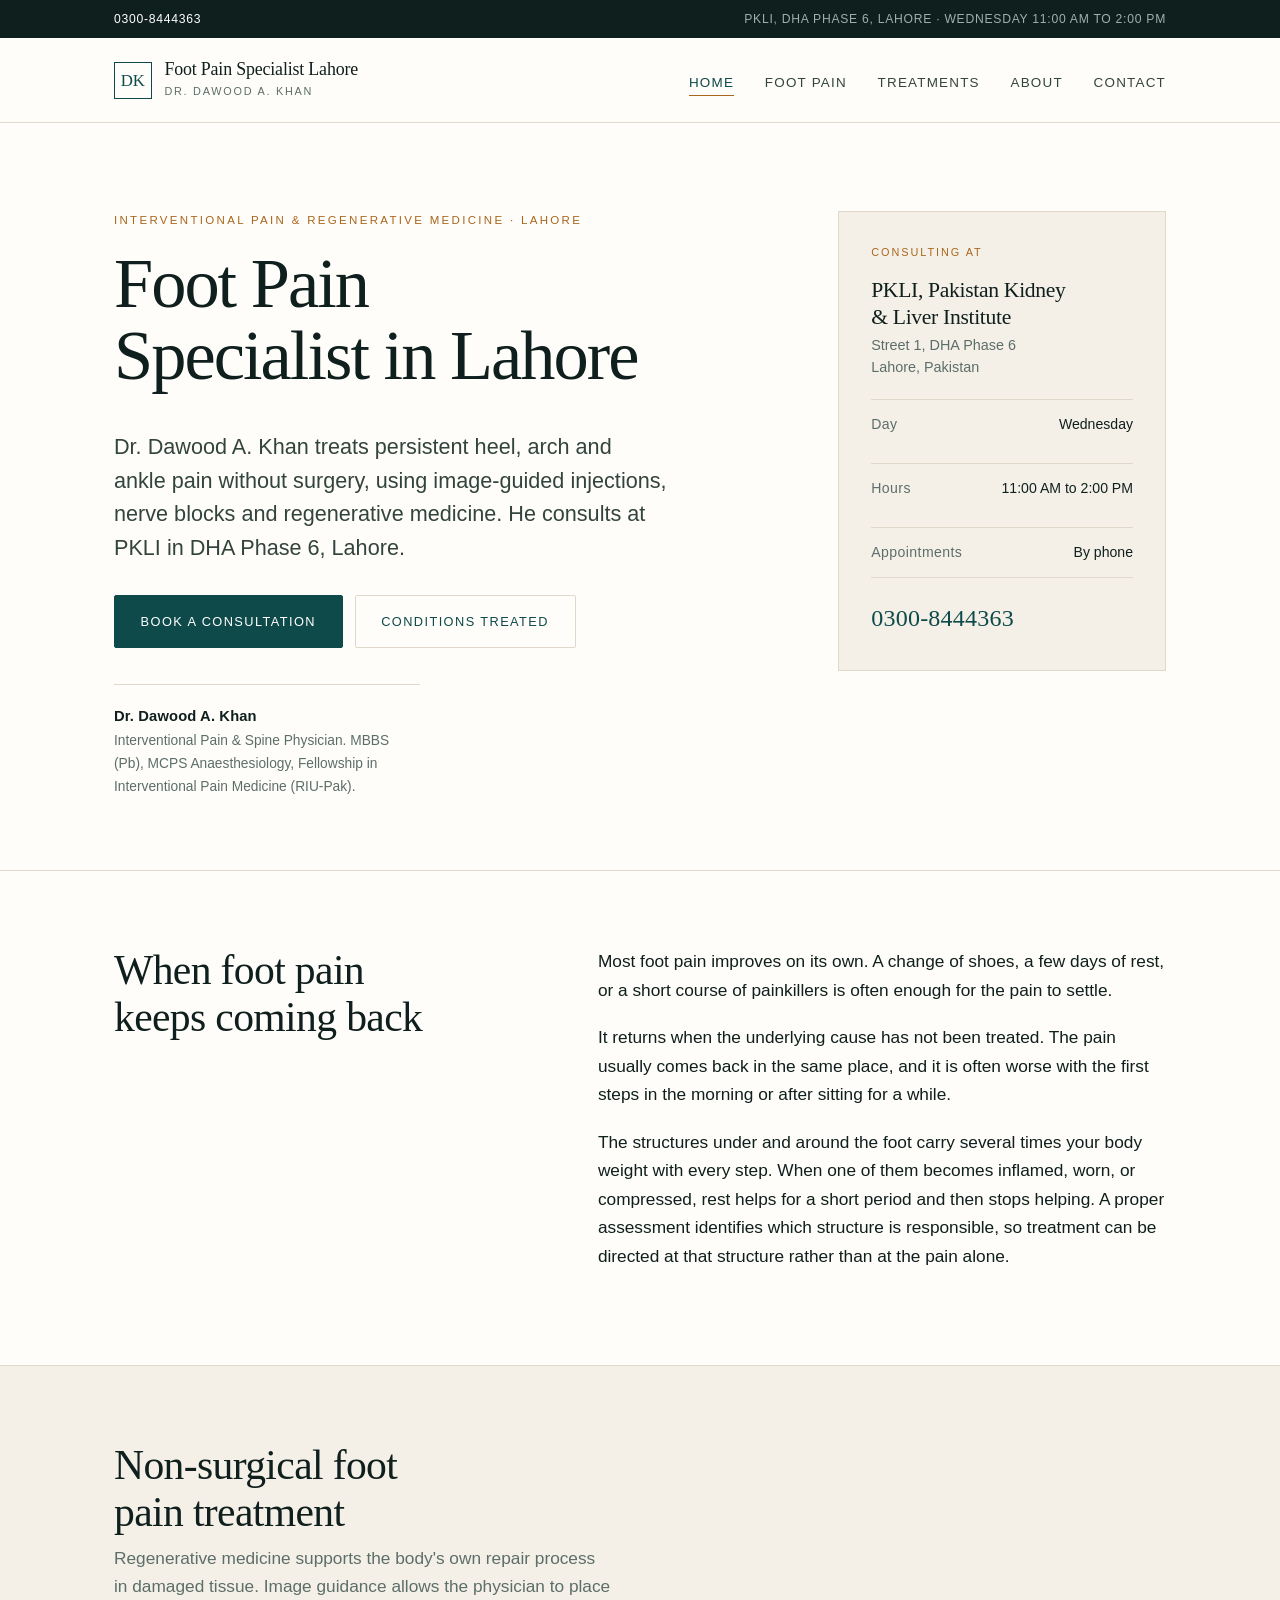
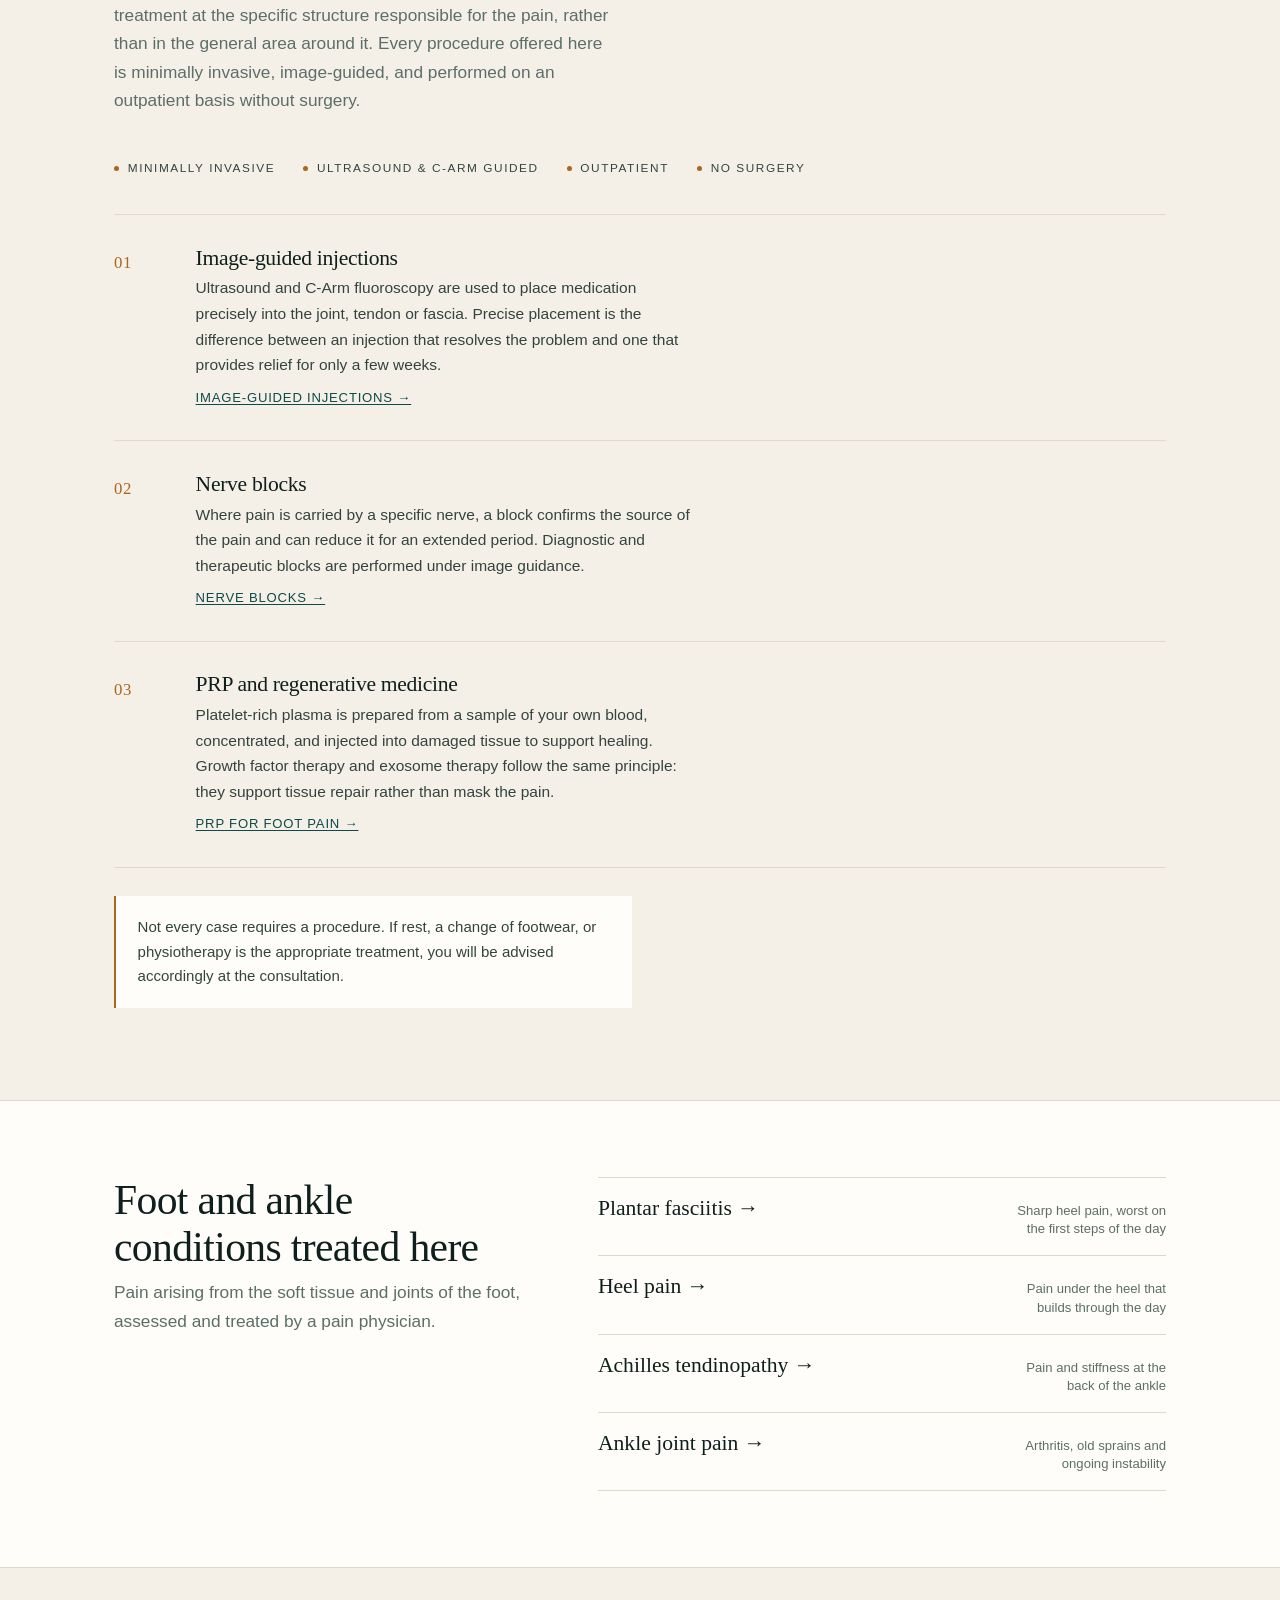
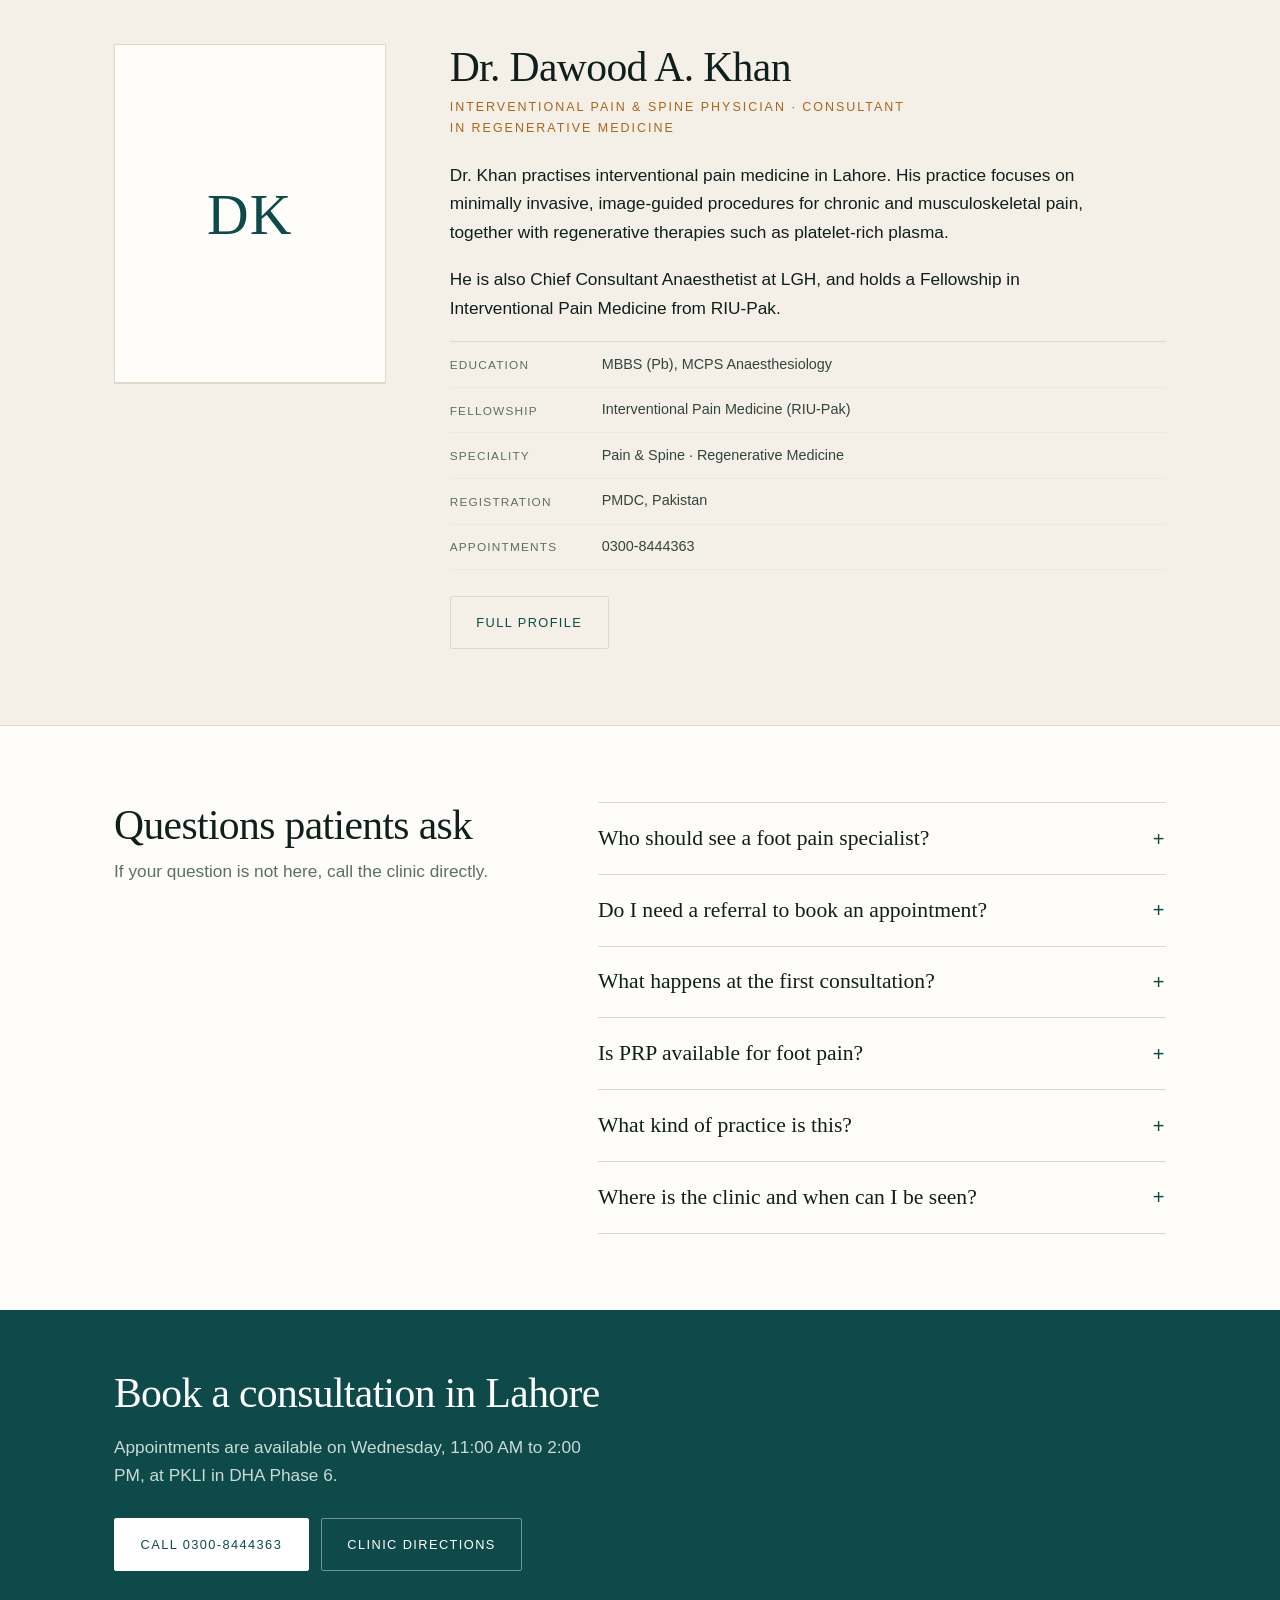
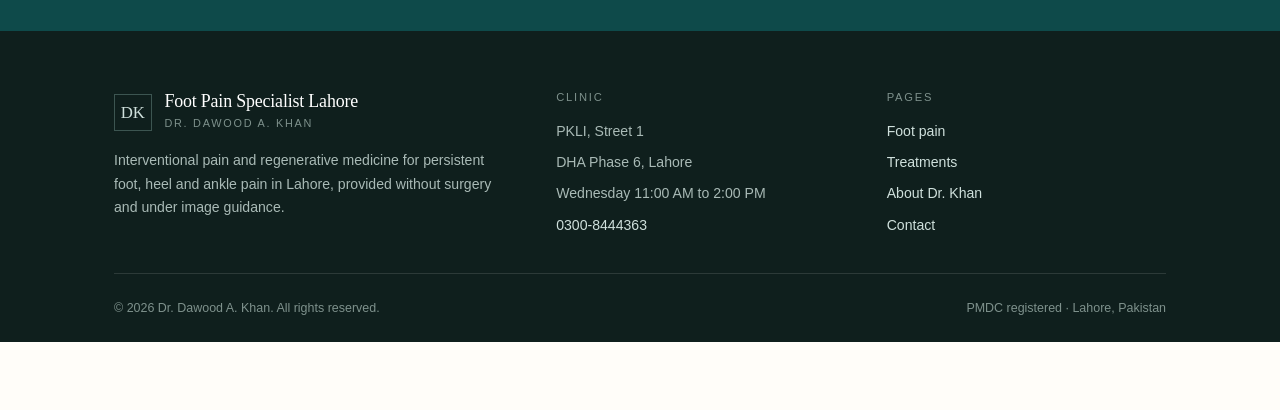
<file: index.html>
<!DOCTYPE html>
<html lang="en-PK">
<head>
<meta charset="utf-8">
<meta name="viewport" content="width=device-width, initial-scale=1">

<title>Foot Pain Specialist in Lahore | Dr. Dawood A. Khan</title>
<meta name="description" content="Foot pain specialist in Lahore. Dr. Dawood A. Khan treats plantar fasciitis, heel pain, Achilles and ankle pain with image-guided injections and PRP.">
<link rel="canonical" href="https://doctor-profile-pakistan.github.io/foot-pain-specialist-lahore/">

<meta name="robots" content="index, follow, max-image-preview:large">
<meta name="author" content="Dr. Dawood A. Khan">

<meta property="og:type" content="website">
<meta property="og:site_name" content="Foot Pain Specialist Lahore">
<meta property="og:title" content="Foot Pain Specialist in Lahore | Dr. Dawood A. Khan">
<meta property="og:description" content="Non-surgical treatment for plantar fasciitis, heel pain, Achilles tendinopathy and ankle pain in Lahore. Image-guided injections and PRP.">
<meta property="og:url" content="https://doctor-profile-pakistan.github.io/foot-pain-specialist-lahore/">
<meta property="og:locale" content="en_PK">
<meta name="twitter:card" content="summary_large_image">
<meta name="twitter:title" content="Foot Pain Specialist in Lahore | Dr. Dawood A. Khan">
<meta name="twitter:description" content="Non-surgical treatment for plantar fasciitis, heel pain, Achilles tendinopathy and ankle pain in Lahore.">

<meta name="theme-color" content="#0E4A4A">
<link rel="icon" href="assets/img/favicon.svg" type="image/svg+xml">
<link rel="stylesheet" href="assets/css/theme.css">

<script type="application/ld+json">
{
  "@context": "https://schema.org",
  "@graph": [
    {
      "@type": "WebSite",
      "@id": "https://doctor-profile-pakistan.github.io/foot-pain-specialist-lahore/#website",
      "url": "https://doctor-profile-pakistan.github.io/foot-pain-specialist-lahore/",
      "name": "Foot Pain Specialist Lahore",
      "inLanguage": "en-PK",
      "publisher": { "@id": "https://doctor-profile-pakistan.github.io/foot-pain-specialist-lahore/#physician" }
    },
    {
      "@type": "Physician",
      "@id": "https://doctor-profile-pakistan.github.io/foot-pain-specialist-lahore/#physician",
      "name": "Dr. Dawood A. Khan",
      "jobTitle": "Interventional Pain & Spine Physician",
      "description": "Interventional pain and spine physician in Lahore treating persistent foot and ankle pain without surgery, using image-guided injections, nerve blocks and regenerative medicine.",
      "url": "https://doctor-profile-pakistan.github.io/foot-pain-specialist-lahore/about-dr-dawood-a-khan/",
      "telephone": "+923008444363",
      "medicalSpecialty": ["Anesthesia", "Musculoskeletal"],
      "address": {
        "@type": "PostalAddress",
        "streetAddress": "Street 1, DHA Phase 6",
        "addressLocality": "Lahore",
        "addressRegion": "Punjab",
        "addressCountry": "PK"
      },
      "hasCredential": [
        { "@type": "EducationalOccupationalCredential", "credentialCategory": "degree", "name": "MBBS (Pb)" },
        { "@type": "EducationalOccupationalCredential", "credentialCategory": "certification", "name": "MCPS Anaesthesiology" },
        { "@type": "EducationalOccupationalCredential", "credentialCategory": "certification", "name": "Fellowship in Interventional Pain Medicine (RIU-Pak)" }
      ],
      "availableService": [
        { "@type": "MedicalProcedure", "name": "Ultrasound-guided joint and soft tissue injection" },
        { "@type": "MedicalProcedure", "name": "Fluoroscopy-guided joint injection" },
        { "@type": "MedicalProcedure", "name": "Diagnostic nerve block" },
        { "@type": "MedicalProcedure", "name": "Therapeutic nerve block" },
        { "@type": "MedicalProcedure", "name": "Platelet-rich plasma injection" }
      ]
    },
    {
      "@type": "MedicalWebPage",
      "@id": "https://doctor-profile-pakistan.github.io/foot-pain-specialist-lahore/#webpage",
      "url": "https://doctor-profile-pakistan.github.io/foot-pain-specialist-lahore/",
      "name": "Foot Pain Specialist in Lahore",
      "description": "Dr. Dawood A. Khan treats plantar fasciitis, heel pain, Achilles tendinopathy and ankle pain in Lahore with image-guided injections and regenerative medicine.",
      "inLanguage": "en-PK",
      "isPartOf": { "@id": "https://doctor-profile-pakistan.github.io/foot-pain-specialist-lahore/#website" },
      "about": { "@id": "https://doctor-profile-pakistan.github.io/foot-pain-specialist-lahore/#physician" },
      "mainEntity": { "@id": "https://doctor-profile-pakistan.github.io/foot-pain-specialist-lahore/#physician" }
    },
    {
      "@type": "FAQPage",
      "@id": "https://doctor-profile-pakistan.github.io/foot-pain-specialist-lahore/#faq",
      "mainEntity": [
        {
          "@type": "Question",
          "name": "Who should see a foot pain specialist?",
          "acceptedAnswer": {
            "@type": "Answer",
            "text": "You should be assessed if foot, heel or ankle pain has lasted more than a few weeks, keeps returning after rest, or has stopped responding to painkillers, footwear changes or physiotherapy. Pain that wakes you at night or limits walking is also a clear reason to seek assessment."
          }
        },
        {
          "@type": "Question",
          "name": "Do I need a referral to book an appointment?",
          "acceptedAnswer": {
            "@type": "Answer",
            "text": "No referral is required. Call 0300-8444363 to book directly. If you already have X-rays, an MRI or previous reports, bring them to the first consultation."
          }
        },
        {
          "@type": "Question",
          "name": "What happens at the first consultation?",
          "acceptedAnswer": {
            "@type": "Answer",
            "text": "The consultation begins with a history of the pain and a physical examination of the foot and ankle. Where it is useful, ultrasound is used in the clinic to look at the tendon, fascia or joint directly. A treatment plan is then discussed with you, including the option of no procedure at all."
          }
        },
        {
          "@type": "Question",
          "name": "Is PRP available for foot pain?",
          "acceptedAnswer": {
            "@type": "Answer",
            "text": "Yes. Platelet-rich plasma is prepared from your own blood and injected into the damaged tissue under image guidance. It is used for plantar fasciitis, Achilles tendinopathy and joint-related pain. Suitability is decided at the consultation."
          }
        },
        {
          "@type": "Question",
          "name": "What kind of practice is this?",
          "acceptedAnswer": {
            "@type": "Answer",
            "text": "This is an interventional pain medicine practice. Foot and ankle pain is treated through image-guided injections, nerve blocks and regenerative medicine, without surgery."
          }
        },
        {
          "@type": "Question",
          "name": "Where is the clinic and when can I be seen?",
          "acceptedAnswer": {
            "@type": "Answer",
            "text": "Dr. Dawood A. Khan consults at PKLI, Pakistan Kidney & Liver Institute, Street 1, DHA Phase 6, Lahore, on Wednesday from 11:00 AM to 2:00 PM. Appointments are booked on 0300-8444363."
          }
        }
      ]
    }
  ]
}
</script>
</head>
<body>

<a class="skip" href="#main">Skip to content</a>

<div class="utility">
  <div class="wrap">
    <a href="tel:+923008444363">0300-8444363</a>
    <span class="hours">PKLI, DHA Phase 6, Lahore &middot; Wednesday 11:00 AM to 2:00 PM</span>
  </div>
</div>

<header class="site-header">
  <div class="wrap">
    <a class="brand" href="./">
      <span class="brand-mark" aria-hidden="true">DK</span>
      <span class="brand-text">
        <span class="brand-name">Foot Pain Specialist Lahore</span>
        <span class="brand-sub">Dr. Dawood A. Khan</span>
      </span>
    </a>

    <button class="nav-toggle" type="button" aria-expanded="false" aria-controls="primary-nav">
      <span class="nav-toggle-bars" aria-hidden="true"></span> Menu
    </button>

    <nav class="nav" id="primary-nav" aria-label="Primary">
      <ul class="nav-list">
        <li><a href="./" aria-current="page">Home</a></li>
        <li><a href="foot-pain/">Foot Pain</a></li>
        <li><a href="treatments/">Treatments</a></li>
        <li><a href="about-dr-dawood-a-khan/">About</a></li>
        <li><a href="contact/">Contact</a></li>
      </ul>
    </nav>
  </div>
</header>

<main id="main">

  <section class="hero">
    <div class="wrap hero-grid">
      <div>
        <p class="eyebrow">Interventional Pain &amp; Regenerative Medicine &middot; Lahore</p>
        <h1>Foot Pain Specialist in Lahore</h1>
        <p class="lead">Dr. Dawood A. Khan treats persistent heel, arch and ankle pain without surgery, using image-guided injections, nerve blocks and regenerative medicine. He consults at PKLI in DHA Phase 6, Lahore.</p>

        <div class="hero-actions">
          <a class="btn btn-primary" href="tel:+923008444363">Book a consultation</a>
          <a class="btn btn-ghost" href="foot-pain/">Conditions treated</a>
        </div>

        <div class="credential-strip">
          <strong>Dr. Dawood A. Khan</strong>
          Interventional Pain &amp; Spine Physician. MBBS (Pb), MCPS Anaesthesiology, Fellowship in Interventional Pain Medicine (RIU-Pak).
        </div>
      </div>

      <aside class="clinic-card" aria-label="Clinic details">
        <p class="card-kicker">Consulting at</p>
        <h2>PKLI, Pakistan Kidney &amp; Liver Institute</h2>
        <p class="addr">Street 1, DHA Phase 6<br>Lahore, Pakistan</p>

        <dl class="kv">
          <dt>Day</dt>
          <dd>Wednesday</dd>
        </dl>
        <dl class="kv">
          <dt>Hours</dt>
          <dd>11:00 AM to 2:00 PM</dd>
        </dl>
        <dl class="kv">
          <dt>Appointments</dt>
          <dd>By phone</dd>
        </dl>

        <a class="phone" href="tel:+923008444363">0300-8444363</a>
      </aside>
    </div>
  </section>

  <section class="section">
    <div class="wrap split">
      <div class="section-head">
        <h2>When foot pain keeps coming back</h2>
      </div>
      <div>
        <p>Most foot pain improves on its own. A change of shoes, a few days of rest, or a short course of painkillers is often enough for the pain to settle.</p>
        <p>It returns when the underlying cause has not been treated. The pain usually comes back in the same place, and it is often worse with the first steps in the morning or after sitting for a while.</p>
        <p>The structures under and around the foot carry several times your body weight with every step. When one of them becomes inflamed, worn, or compressed, rest helps for a short period and then stops helping. A proper assessment identifies which structure is responsible, so treatment can be directed at that structure rather than at the pain alone.</p>
      </div>
    </div>
  </section>

  <section class="section section--sand">
    <div class="wrap">
      <div class="section-head">
        <h2>Non-surgical foot pain treatment</h2>
        <p>Regenerative medicine supports the body's own repair process in damaged tissue. Image guidance allows the physician to place treatment at the specific structure responsible for the pain, rather than in the general area around it. Every procedure offered here is minimally invasive, image-guided, and performed on an outpatient basis without surgery.</p>
      </div>

      <ul class="attrs">
        <li>Minimally invasive</li>
        <li>Ultrasound &amp; C-Arm guided</li>
        <li>Outpatient</li>
        <li>No surgery</li>
      </ul>

      <ol class="approach">
        <li>
          <div>
            <h3>Image-guided injections</h3>
            <p>Ultrasound and C-Arm fluoroscopy are used to place medication precisely into the joint, tendon or fascia. Precise placement is the difference between an injection that resolves the problem and one that provides relief for only a few weeks.</p>
            <a class="link" href="treatments/image-guided-injections/">Image-guided injections &rarr;</a>
          </div>
        </li>
        <li>
          <div>
            <h3>Nerve blocks</h3>
            <p>Where pain is carried by a specific nerve, a block confirms the source of the pain and can reduce it for an extended period. Diagnostic and therapeutic blocks are performed under image guidance.</p>
            <a class="link" href="treatments/nerve-blocks/">Nerve blocks &rarr;</a>
          </div>
        </li>
        <li>
          <div>
            <h3>PRP and regenerative medicine</h3>
            <p>Platelet-rich plasma is prepared from a sample of your own blood, concentrated, and injected into damaged tissue to support healing. Growth factor therapy and exosome therapy follow the same principle: they support tissue repair rather than mask the pain.</p>
            <a class="link" href="treatments/prp-injection-foot-pain/">PRP for foot pain &rarr;</a>
          </div>
        </li>
      </ol>

      <p class="note">Not every case requires a procedure. If rest, a change of footwear, or physiotherapy is the appropriate treatment, you will be advised accordingly at the consultation.</p>
    </div>
  </section>

  <section class="section">
    <div class="wrap split">
      <div class="section-head">
        <h2>Foot and ankle conditions treated here</h2>
        <p>Pain arising from the soft tissue and joints of the foot, assessed and treated by a pain physician.</p>
      </div>

      <ul class="hairline-list">
        <li>
          <a href="foot-pain/plantar-fasciitis/">
            <span class="item-name">Plantar fasciitis <span class="arrow" aria-hidden="true">&rarr;</span></span>
            <span class="item-note">Sharp heel pain, worst on the first steps of the day</span>
          </a>
        </li>
        <li>
          <a href="foot-pain/heel-pain/">
            <span class="item-name">Heel pain <span class="arrow" aria-hidden="true">&rarr;</span></span>
            <span class="item-note">Pain under the heel that builds through the day</span>
          </a>
        </li>
        <li>
          <a href="foot-pain/achilles-tendinopathy/">
            <span class="item-name">Achilles tendinopathy <span class="arrow" aria-hidden="true">&rarr;</span></span>
            <span class="item-note">Pain and stiffness at the back of the ankle</span>
          </a>
        </li>
        <li>
          <a href="foot-pain/ankle-pain/">
            <span class="item-name">Ankle joint pain <span class="arrow" aria-hidden="true">&rarr;</span></span>
            <span class="item-note">Arthritis, old sprains and ongoing instability</span>
          </a>
        </li>
      </ul>
    </div>
  </section>

  <section class="section section--sand">
    <div class="wrap doctor-grid">
      <div class="monogram" aria-hidden="true"><span>DK</span></div>

      <div class="doctor-body">
        <h2>Dr. Dawood A. Khan</h2>
        <p class="doctor-role">Interventional Pain &amp; Spine Physician &middot; Consultant in Regenerative Medicine</p>

        <p>Dr. Khan practises interventional pain medicine in Lahore. His practice focuses on minimally invasive, image-guided procedures for chronic and musculoskeletal pain, together with regenerative therapies such as platelet-rich plasma.</p>
        <p>He is also Chief Consultant Anaesthetist at LGH, and holds a Fellowship in Interventional Pain Medicine from RIU-Pak.</p>

        <ul class="cred-list">
          <li><span>Education</span><span>MBBS (Pb), MCPS Anaesthesiology</span></li>
          <li><span>Fellowship</span><span>Interventional Pain Medicine (RIU-Pak)</span></li>
          <li><span>Speciality</span><span>Pain &amp; Spine &middot; Regenerative Medicine</span></li>
          <li><span>Registration</span><span>PMDC, Pakistan</span></li>
          <li><span>Appointments</span><span>0300-8444363</span></li>
        </ul>

        <a class="btn btn-ghost" href="about-dr-dawood-a-khan/">Full profile</a>
      </div>
    </div>
  </section>

  <section class="section">
    <div class="wrap split">
      <div class="section-head">
        <h2>Questions patients ask</h2>
        <p>If your question is not here, call the clinic directly.</p>
      </div>

      <div class="faq">
        <details>
          <summary>Who should see a foot pain specialist?</summary>
          <div class="answer">
            <p>You should be assessed if foot, heel or ankle pain has lasted more than a few weeks, keeps returning after rest, or has stopped responding to painkillers, footwear changes or physiotherapy. Pain that wakes you at night or limits walking is also a clear reason to seek assessment.</p>
          </div>
        </details>

        <details>
          <summary>Do I need a referral to book an appointment?</summary>
          <div class="answer">
            <p>No referral is required. Call 0300-8444363 to book directly. If you already have X-rays, an MRI or previous reports, bring them to the first consultation.</p>
          </div>
        </details>

        <details>
          <summary>What happens at the first consultation?</summary>
          <div class="answer">
            <p>The consultation begins with a history of the pain and a physical examination of the foot and ankle. Where it is useful, ultrasound is used in the clinic to look at the tendon, fascia or joint directly. A treatment plan is then discussed with you, including the option of no procedure at all.</p>
          </div>
        </details>

        <details>
          <summary>Is PRP available for foot pain?</summary>
          <div class="answer">
            <p>Yes. Platelet-rich plasma is prepared from your own blood and injected into the damaged tissue under image guidance. It is used for plantar fasciitis, Achilles tendinopathy and joint-related pain. Suitability is decided at the consultation.</p>
          </div>
        </details>

        <details>
          <summary>What kind of practice is this?</summary>
          <div class="answer">
            <p>This is an interventional pain medicine practice. Foot and ankle pain is treated through image-guided injections, nerve blocks and regenerative medicine, without surgery.</p>
          </div>
        </details>

        <details>
          <summary>Where is the clinic and when can I be seen?</summary>
          <div class="answer">
            <p>Dr. Dawood A. Khan consults at PKLI, Pakistan Kidney &amp; Liver Institute, Street 1, DHA Phase 6, Lahore, on Wednesday from 11:00 AM to 2:00 PM. Appointments are booked on 0300-8444363.</p>
          </div>
        </details>
      </div>
    </div>
  </section>

  <section class="cta-band">
    <div class="wrap">
      <h2>Book a consultation in Lahore</h2>
      <p>Appointments are available on Wednesday, 11:00 AM to 2:00 PM, at PKLI in DHA Phase 6.</p>
      <div class="hero-actions" style="margin-bottom:0">
        <a class="btn btn-primary" href="tel:+923008444363">Call 0300-8444363</a>
        <a class="btn btn-ghost" href="contact/">Clinic directions</a>
      </div>
    </div>
  </section>

</main>

<footer class="site-footer">
  <div class="wrap">
    <div class="footer-grid">
      <div>
        <a class="brand" href="./" style="margin-bottom:1rem">
          <span class="brand-mark" aria-hidden="true">DK</span>
          <span class="brand-text">
            <span class="brand-name">Foot Pain Specialist Lahore</span>
            <span class="brand-sub">Dr. Dawood A. Khan</span>
          </span>
        </a>
        <p>Interventional pain and regenerative medicine for persistent foot, heel and ankle pain in Lahore, provided without surgery and under image guidance.</p>
      </div>

      <div>
        <h3>Clinic</h3>
        <ul>
          <li>PKLI, Street 1</li>
          <li>DHA Phase 6, Lahore</li>
          <li>Wednesday 11:00 AM to 2:00 PM</li>
          <li><a href="tel:+923008444363">0300-8444363</a></li>
        </ul>
      </div>

      <div>
        <h3>Pages</h3>
        <ul>
          <li><a href="foot-pain/">Foot pain</a></li>
          <li><a href="treatments/">Treatments</a></li>
          <li><a href="about-dr-dawood-a-khan/">About Dr. Khan</a></li>
          <li><a href="contact/">Contact</a></li>
        </ul>
      </div>
    </div>

    <div class="footer-legal">
      <p>&copy; 2026 Dr. Dawood A. Khan. All rights reserved.</p>
      <p>PMDC registered &middot; Lahore, Pakistan</p>
    </div>
  </div>
</footer>

<div class="call-bar">
  <a href="tel:+923008444363">Call clinic</a>
  <a href="https://wa.me/923008444363">WhatsApp</a>
</div>

<script src="assets/js/site.js" defer></script>
</body>
</html>
</file>
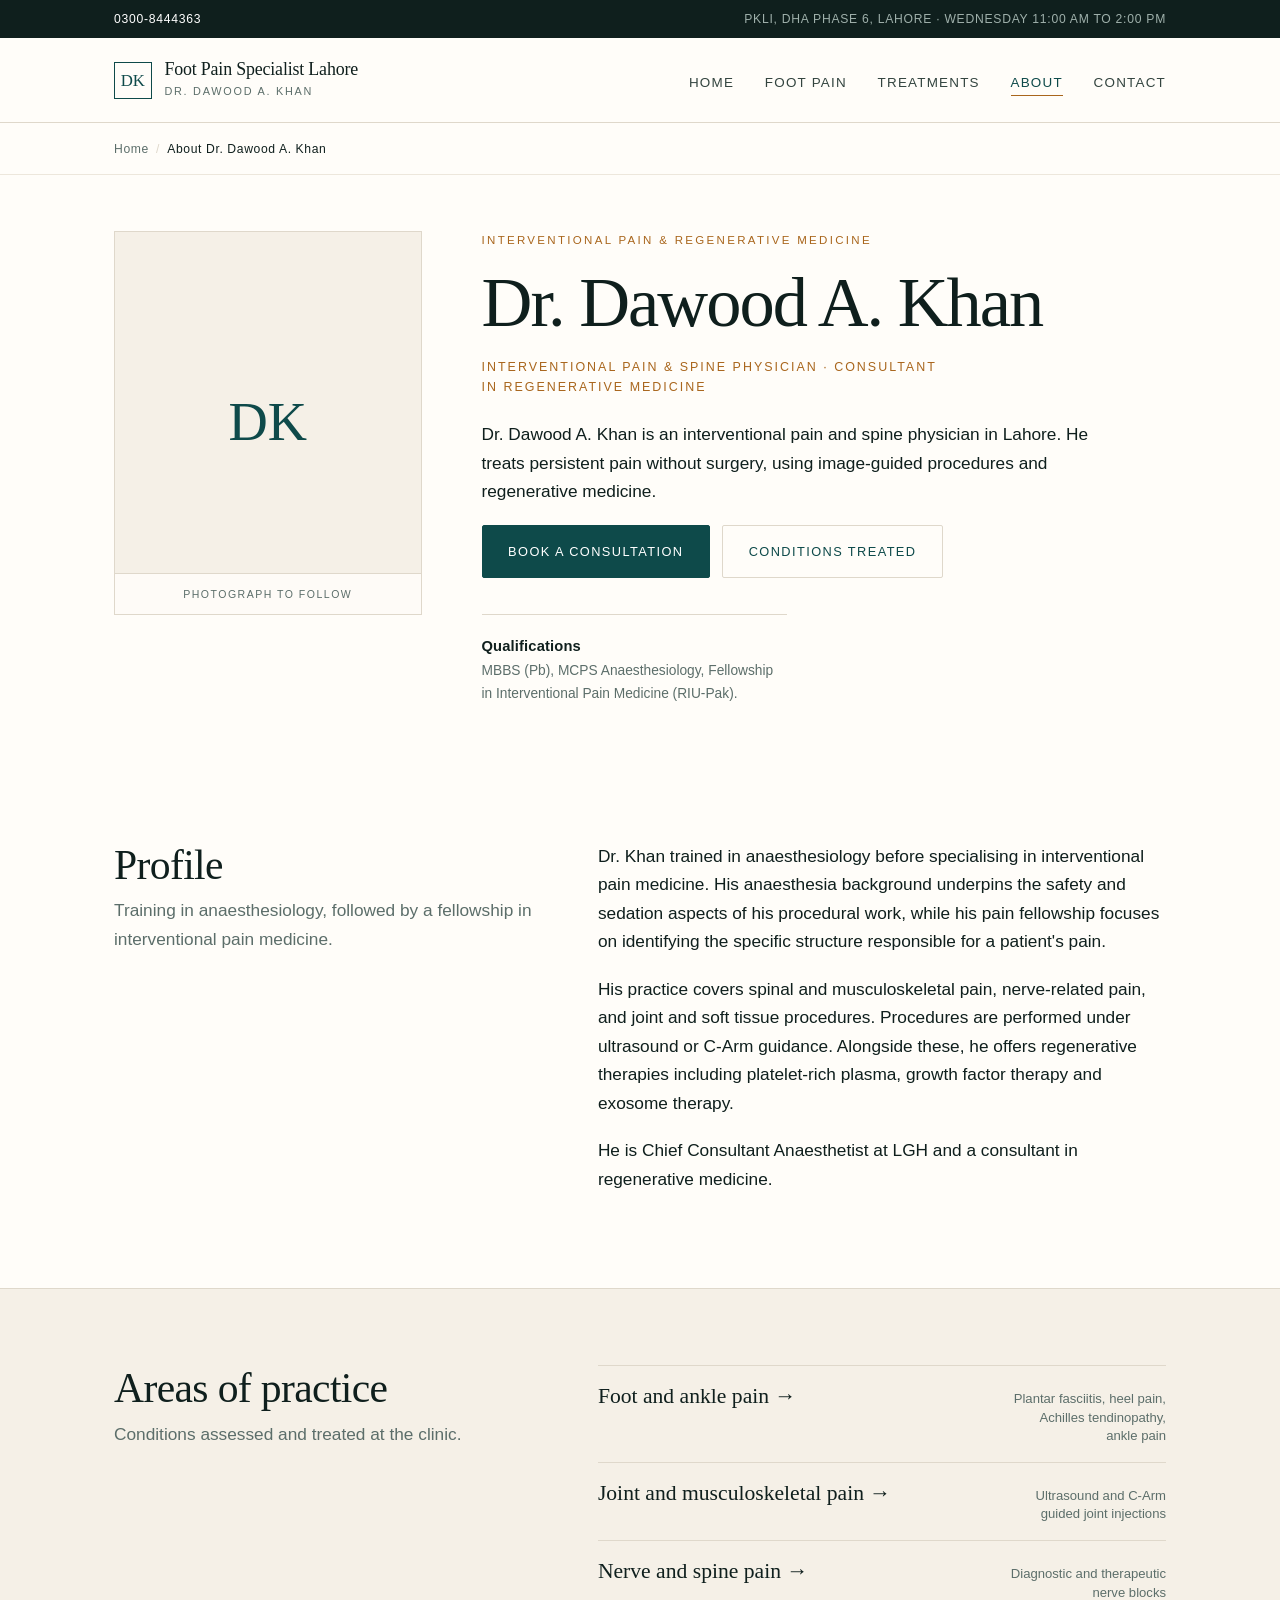
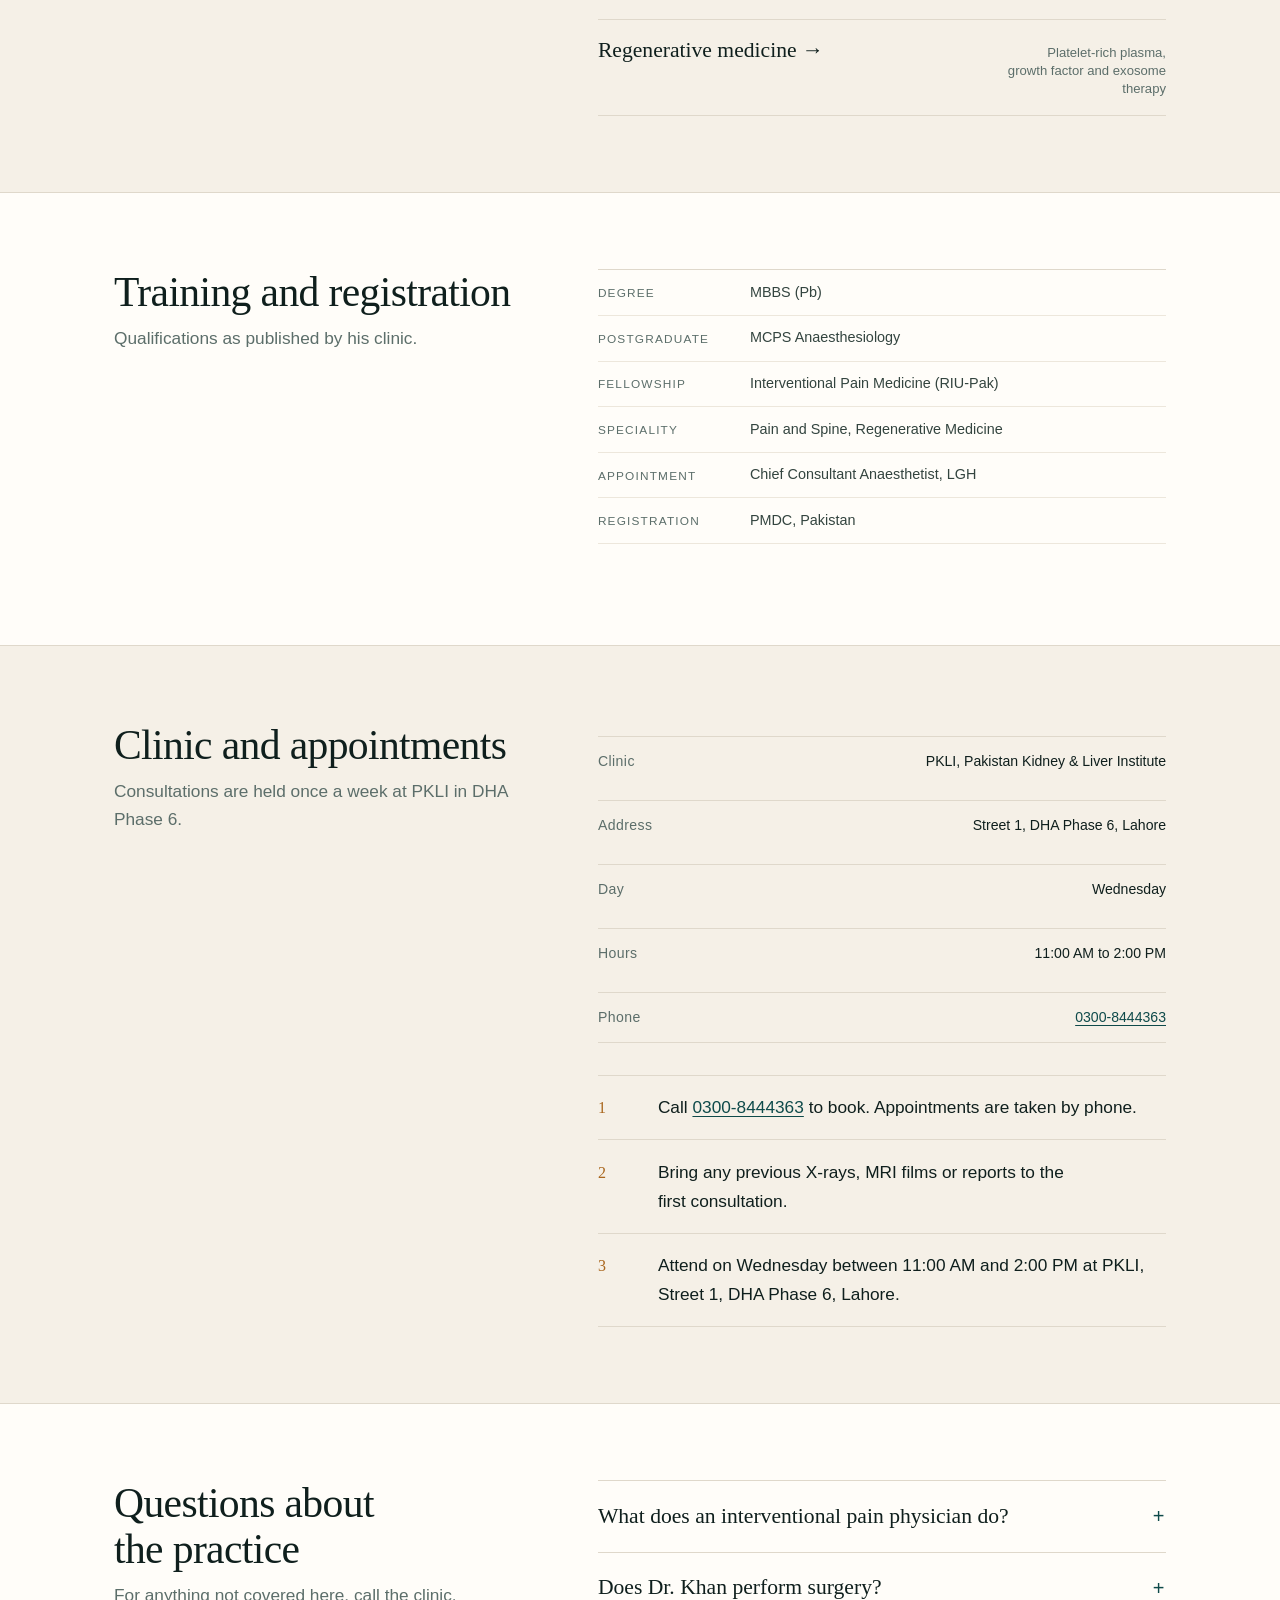
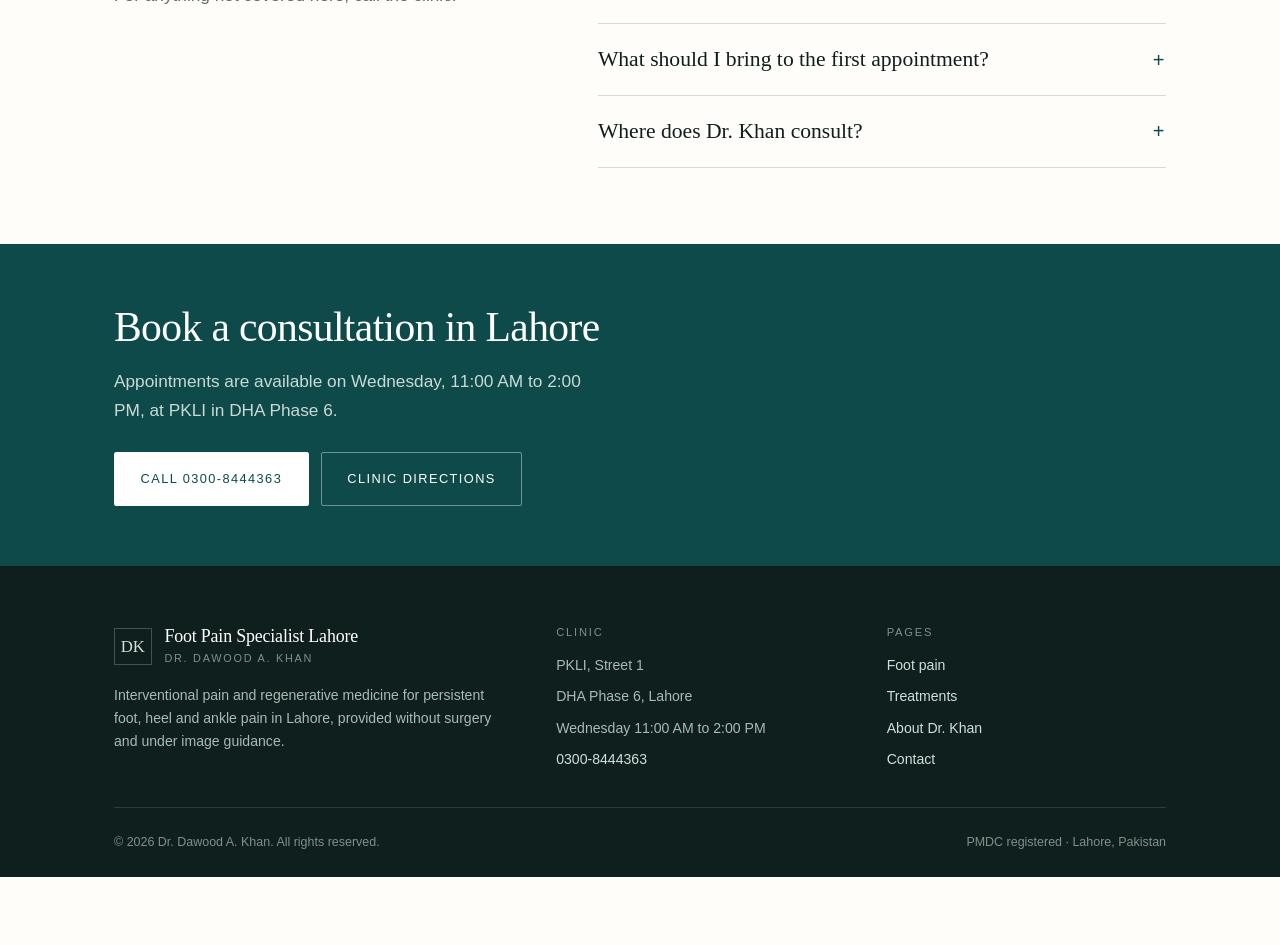
<file: about-dr-dawood-a-khan/index.html>
<!DOCTYPE html>
<html lang="en-PK">
<head>
<meta charset="utf-8">
<meta name="viewport" content="width=device-width, initial-scale=1">

<title>Dr. Dawood A. Khan | Pain Specialist in Lahore</title>
<meta name="description" content="Dr. Dawood A. Khan, interventional pain and spine physician in Lahore. MBBS, MCPS, Fellowship in Interventional Pain Medicine (RIU-Pak).">
<link rel="canonical" href="https://doctor-profile-pakistan.github.io/foot-pain-specialist-lahore/about-dr-dawood-a-khan/">

<meta name="robots" content="index, follow, max-image-preview:large">
<meta name="author" content="Dr. Dawood A. Khan">

<meta property="og:type" content="profile">
<meta property="og:site_name" content="Foot Pain Specialist Lahore">
<meta property="og:title" content="Dr. Dawood A. Khan | Pain Specialist in Lahore">
<meta property="og:description" content="Interventional pain and spine physician in Lahore. Image-guided procedures and regenerative medicine.">
<meta property="og:url" content="https://doctor-profile-pakistan.github.io/foot-pain-specialist-lahore/about-dr-dawood-a-khan/">
<meta property="og:locale" content="en_PK">
<meta name="twitter:card" content="summary">
<meta name="twitter:title" content="Dr. Dawood A. Khan | Pain Specialist in Lahore">
<meta name="twitter:description" content="Interventional pain and spine physician in Lahore. Image-guided procedures and regenerative medicine.">

<meta name="theme-color" content="#0E4A4A">
<link rel="icon" href="../assets/img/favicon.svg" type="image/svg+xml">
<link rel="stylesheet" href="../assets/css/theme.css">

<script type="application/ld+json">
{
  "@context": "https://schema.org",
  "@graph": [
    {
      "@type": "ProfilePage",
      "@id": "https://doctor-profile-pakistan.github.io/foot-pain-specialist-lahore/about-dr-dawood-a-khan/#webpage",
      "url": "https://doctor-profile-pakistan.github.io/foot-pain-specialist-lahore/about-dr-dawood-a-khan/",
      "name": "Dr. Dawood A. Khan, Pain Specialist in Lahore",
      "description": "Profile of Dr. Dawood A. Khan, interventional pain and spine physician in Lahore.",
      "inLanguage": "en-PK",
      "mainEntity": { "@id": "https://doctor-profile-pakistan.github.io/foot-pain-specialist-lahore/#physician" }
    },
    {
      "@type": "Physician",
      "@id": "https://doctor-profile-pakistan.github.io/foot-pain-specialist-lahore/#physician",
      "name": "Dr. Dawood A. Khan",
      "jobTitle": "Interventional Pain & Spine Physician",
      "description": "Interventional pain and spine physician in Lahore. Consultant in regenerative medicine and Chief Consultant Anaesthetist at LGH.",
      "url": "https://doctor-profile-pakistan.github.io/foot-pain-specialist-lahore/about-dr-dawood-a-khan/",
      "telephone": "+923008444363",
      "medicalSpecialty": ["Anesthesia", "Musculoskeletal"],
      "address": {
        "@type": "PostalAddress",
        "streetAddress": "Street 1, DHA Phase 6",
        "addressLocality": "Lahore",
        "addressRegion": "Punjab",
        "addressCountry": "PK"
      },
      "hasCredential": [
        { "@type": "EducationalOccupationalCredential", "credentialCategory": "degree", "name": "MBBS (Pb)" },
        { "@type": "EducationalOccupationalCredential", "credentialCategory": "certification", "name": "MCPS Anaesthesiology" },
        { "@type": "EducationalOccupationalCredential", "credentialCategory": "certification", "name": "Fellowship in Interventional Pain Medicine (RIU-Pak)" }
      ],
      "knowsAbout": [
        "Interventional pain medicine",
        "Regenerative medicine",
        "Platelet-rich plasma",
        "Plantar fasciitis",
        "Achilles tendinopathy",
        "Ankle joint pain"
      ]
    },
    {
      "@type": "BreadcrumbList",
      "@id": "https://doctor-profile-pakistan.github.io/foot-pain-specialist-lahore/about-dr-dawood-a-khan/#breadcrumb",
      "itemListElement": [
        { "@type": "ListItem", "position": 1, "name": "Home", "item": "https://doctor-profile-pakistan.github.io/foot-pain-specialist-lahore/" },
        { "@type": "ListItem", "position": 2, "name": "About Dr. Dawood A. Khan", "item": "https://doctor-profile-pakistan.github.io/foot-pain-specialist-lahore/about-dr-dawood-a-khan/" }
      ]
    }
  ]
}
</script>
</head>
<body>

<a class="skip" href="#main">Skip to content</a>

<div class="utility">
  <div class="wrap">
    <a href="tel:+923008444363">0300-8444363</a>
    <span class="hours">PKLI, DHA Phase 6, Lahore &middot; Wednesday 11:00 AM to 2:00 PM</span>
  </div>
</div>

<header class="site-header">
  <div class="wrap">
    <a class="brand" href="../">
      <span class="brand-mark" aria-hidden="true">DK</span>
      <span class="brand-text">
        <span class="brand-name">Foot Pain Specialist Lahore</span>
        <span class="brand-sub">Dr. Dawood A. Khan</span>
      </span>
    </a>

    <button class="nav-toggle" type="button" aria-expanded="false" aria-controls="primary-nav">
      <span class="nav-toggle-bars" aria-hidden="true"></span> Menu
    </button>

    <nav class="nav" id="primary-nav" aria-label="Primary">
      <ul class="nav-list">
        <li><a href="../">Home</a></li>
        <li><a href="../foot-pain/">Foot Pain</a></li>
        <li><a href="../treatments/">Treatments</a></li>
        <li><a href="./" aria-current="page">About</a></li>
        <li><a href="../contact/">Contact</a></li>
      </ul>
    </nav>
  </div>
</header>

<nav class="crumbs" aria-label="Breadcrumb">
  <div class="wrap">
    <ol>
      <li><a href="../">Home</a></li>
      <li><span aria-current="page">About Dr. Dawood A. Khan</span></li>
    </ol>
  </div>
</nav>

<main id="main">

  <section class="profile-hero">
    <div class="wrap profile-grid">
      <figure class="portrait" style="margin:0">
        <span aria-hidden="true">DK</span>
        <figcaption>Photograph to follow</figcaption>
      </figure>

      <div>
        <p class="eyebrow">Interventional Pain &amp; Regenerative Medicine</p>
        <h1>Dr. Dawood A. Khan</h1>
        <p class="profile-role">Interventional Pain &amp; Spine Physician &middot; Consultant in Regenerative Medicine</p>

        <p class="lead">Dr. Dawood A. Khan is an interventional pain and spine physician in Lahore. He treats persistent pain without surgery, using image-guided procedures and regenerative medicine.</p>

        <div class="hero-actions">
          <a class="btn btn-primary" href="tel:+923008444363">Book a consultation</a>
          <a class="btn btn-ghost" href="../foot-pain/">Conditions treated</a>
        </div>

        <div class="credential-strip">
          <strong>Qualifications</strong>
          MBBS (Pb), MCPS Anaesthesiology, Fellowship in Interventional Pain Medicine (RIU-Pak).
        </div>
      </div>
    </div>
  </section>

  <section class="section">
    <div class="wrap split">
      <div class="section-head">
        <h2>Profile</h2>
        <p>Training in anaesthesiology, followed by a fellowship in interventional pain medicine.</p>
      </div>

      <div>
        <p>Dr. Khan trained in anaesthesiology before specialising in interventional pain medicine. His anaesthesia background underpins the safety and sedation aspects of his procedural work, while his pain fellowship focuses on identifying the specific structure responsible for a patient's pain.</p>
        <p>His practice covers spinal and musculoskeletal pain, nerve-related pain, and joint and soft tissue procedures. Procedures are performed under ultrasound or C-Arm guidance. Alongside these, he offers regenerative therapies including platelet-rich plasma, growth factor therapy and exosome therapy.</p>
        <p>He is Chief Consultant Anaesthetist at LGH and a consultant in regenerative medicine.</p>
      </div>
    </div>
  </section>

  <section class="section section--sand">
    <div class="wrap split">
      <div class="section-head">
        <h2>Areas of practice</h2>
        <p>Conditions assessed and treated at the clinic.</p>
      </div>

      <ul class="hairline-list">
        <li>
          <a href="../foot-pain/">
            <span class="item-name">Foot and ankle pain <span class="arrow" aria-hidden="true">&rarr;</span></span>
            <span class="item-note">Plantar fasciitis, heel pain, Achilles tendinopathy, ankle pain</span>
          </a>
        </li>
        <li>
          <a href="../treatments/image-guided-injections/">
            <span class="item-name">Joint and musculoskeletal pain <span class="arrow" aria-hidden="true">&rarr;</span></span>
            <span class="item-note">Ultrasound and C-Arm guided joint injections</span>
          </a>
        </li>
        <li>
          <a href="../treatments/nerve-blocks/">
            <span class="item-name">Nerve and spine pain <span class="arrow" aria-hidden="true">&rarr;</span></span>
            <span class="item-note">Diagnostic and therapeutic nerve blocks</span>
          </a>
        </li>
        <li>
          <a href="../treatments/prp-injection-foot-pain/">
            <span class="item-name">Regenerative medicine <span class="arrow" aria-hidden="true">&rarr;</span></span>
            <span class="item-note">Platelet-rich plasma, growth factor and exosome therapy</span>
          </a>
        </li>
      </ul>
    </div>
  </section>

  <section class="section">
    <div class="wrap split">
      <div class="section-head">
        <h2>Training and registration</h2>
        <p>Qualifications as published by his clinic.</p>
      </div>

      <div>
        <ul class="cred-list">
          <li><span>Degree</span><span>MBBS (Pb)</span></li>
          <li><span>Postgraduate</span><span>MCPS Anaesthesiology</span></li>
          <li><span>Fellowship</span><span>Interventional Pain Medicine (RIU-Pak)</span></li>
          <li><span>Speciality</span><span>Pain and Spine, Regenerative Medicine</span></li>
          <li><span>Appointment</span><span>Chief Consultant Anaesthetist, LGH</span></li>
          <li><span>Registration</span><span>PMDC, Pakistan</span></li>
        </ul>
      </div>
    </div>
  </section>

  <section class="section section--sand">
    <div class="wrap split">
      <div class="section-head">
        <h2>Clinic and appointments</h2>
        <p>Consultations are held once a week at PKLI in DHA Phase 6.</p>
      </div>

      <div>
        <dl class="kv">
          <dt>Clinic</dt>
          <dd>PKLI, Pakistan Kidney &amp; Liver Institute</dd>
        </dl>
        <dl class="kv">
          <dt>Address</dt>
          <dd>Street 1, DHA Phase 6, Lahore</dd>
        </dl>
        <dl class="kv">
          <dt>Day</dt>
          <dd>Wednesday</dd>
        </dl>
        <dl class="kv">
          <dt>Hours</dt>
          <dd>11:00 AM to 2:00 PM</dd>
        </dl>
        <dl class="kv">
          <dt>Phone</dt>
          <dd><a href="tel:+923008444363">0300-8444363</a></dd>
        </dl>

        <ol class="steps" style="margin-top:2rem">
          <li><p>Call <a href="tel:+923008444363">0300-8444363</a> to book. Appointments are taken by phone.</p></li>
          <li><p>Bring any previous X-rays, MRI films or reports to the first consultation.</p></li>
          <li><p>Attend on Wednesday between 11:00 AM and 2:00 PM at PKLI, Street 1, DHA Phase 6, Lahore.</p></li>
        </ol>
      </div>
    </div>
  </section>

  <section class="section">
    <div class="wrap split">
      <div class="section-head">
        <h2>Questions about the practice</h2>
        <p>For anything not covered here, call the clinic.</p>
      </div>

      <div class="faq">
        <details>
          <summary>What does an interventional pain physician do?</summary>
          <div class="answer">
            <p>An interventional pain physician treats pain using minimally invasive procedures rather than medication alone. This includes image-guided injections, nerve blocks and regenerative therapies, with the aim of treating the structure that is generating the pain.</p>
          </div>
        </details>

        <details>
          <summary>Does Dr. Khan perform surgery?</summary>
          <div class="answer">
            <p>No. All procedures offered are minimally invasive and performed without surgery. They are carried out on an outpatient basis under ultrasound or C-Arm guidance.</p>
          </div>
        </details>

        <details>
          <summary>What should I bring to the first appointment?</summary>
          <div class="answer">
            <p>Bring any previous X-rays, MRI films, ultrasound reports or clinical notes, along with a list of medicines you currently take. If you have had an injection or procedure elsewhere, bring that record as well.</p>
          </div>
        </details>

        <details>
          <summary>Where does Dr. Khan consult?</summary>
          <div class="answer">
            <p>He consults at PKLI, Pakistan Kidney &amp; Liver Institute, Street 1, DHA Phase 6, Lahore, on Wednesday from 11:00 AM to 2:00 PM. Appointments are booked on 0300-8444363.</p>
          </div>
        </details>
      </div>
    </div>
  </section>

  <section class="cta-band">
    <div class="wrap">
      <h2>Book a consultation in Lahore</h2>
      <p>Appointments are available on Wednesday, 11:00 AM to 2:00 PM, at PKLI in DHA Phase 6.</p>
      <div class="hero-actions" style="margin-bottom:0">
        <a class="btn btn-primary" href="tel:+923008444363">Call 0300-8444363</a>
        <a class="btn btn-ghost" href="../contact/">Clinic directions</a>
      </div>
    </div>
  </section>

</main>

<footer class="site-footer">
  <div class="wrap">
    <div class="footer-grid">
      <div>
        <a class="brand" href="../" style="margin-bottom:1rem">
          <span class="brand-mark" aria-hidden="true">DK</span>
          <span class="brand-text">
            <span class="brand-name">Foot Pain Specialist Lahore</span>
            <span class="brand-sub">Dr. Dawood A. Khan</span>
          </span>
        </a>
        <p>Interventional pain and regenerative medicine for persistent foot, heel and ankle pain in Lahore, provided without surgery and under image guidance.</p>
      </div>

      <div>
        <h3>Clinic</h3>
        <ul>
          <li>PKLI, Street 1</li>
          <li>DHA Phase 6, Lahore</li>
          <li>Wednesday 11:00 AM to 2:00 PM</li>
          <li><a href="tel:+923008444363">0300-8444363</a></li>
        </ul>
      </div>

      <div>
        <h3>Pages</h3>
        <ul>
          <li><a href="../foot-pain/">Foot pain</a></li>
          <li><a href="../treatments/">Treatments</a></li>
          <li><a href="./">About Dr. Khan</a></li>
          <li><a href="../contact/">Contact</a></li>
        </ul>
      </div>
    </div>

    <div class="footer-legal">
      <p>&copy; 2026 Dr. Dawood A. Khan. All rights reserved.</p>
      <p>PMDC registered &middot; Lahore, Pakistan</p>
    </div>
  </div>
</footer>

<div class="call-bar">
  <a href="tel:+923008444363">Call clinic</a>
  <a href="https://wa.me/923008444363">WhatsApp</a>
</div>

<script src="../assets/js/site.js" defer></script>
</body>
</html>
</file>
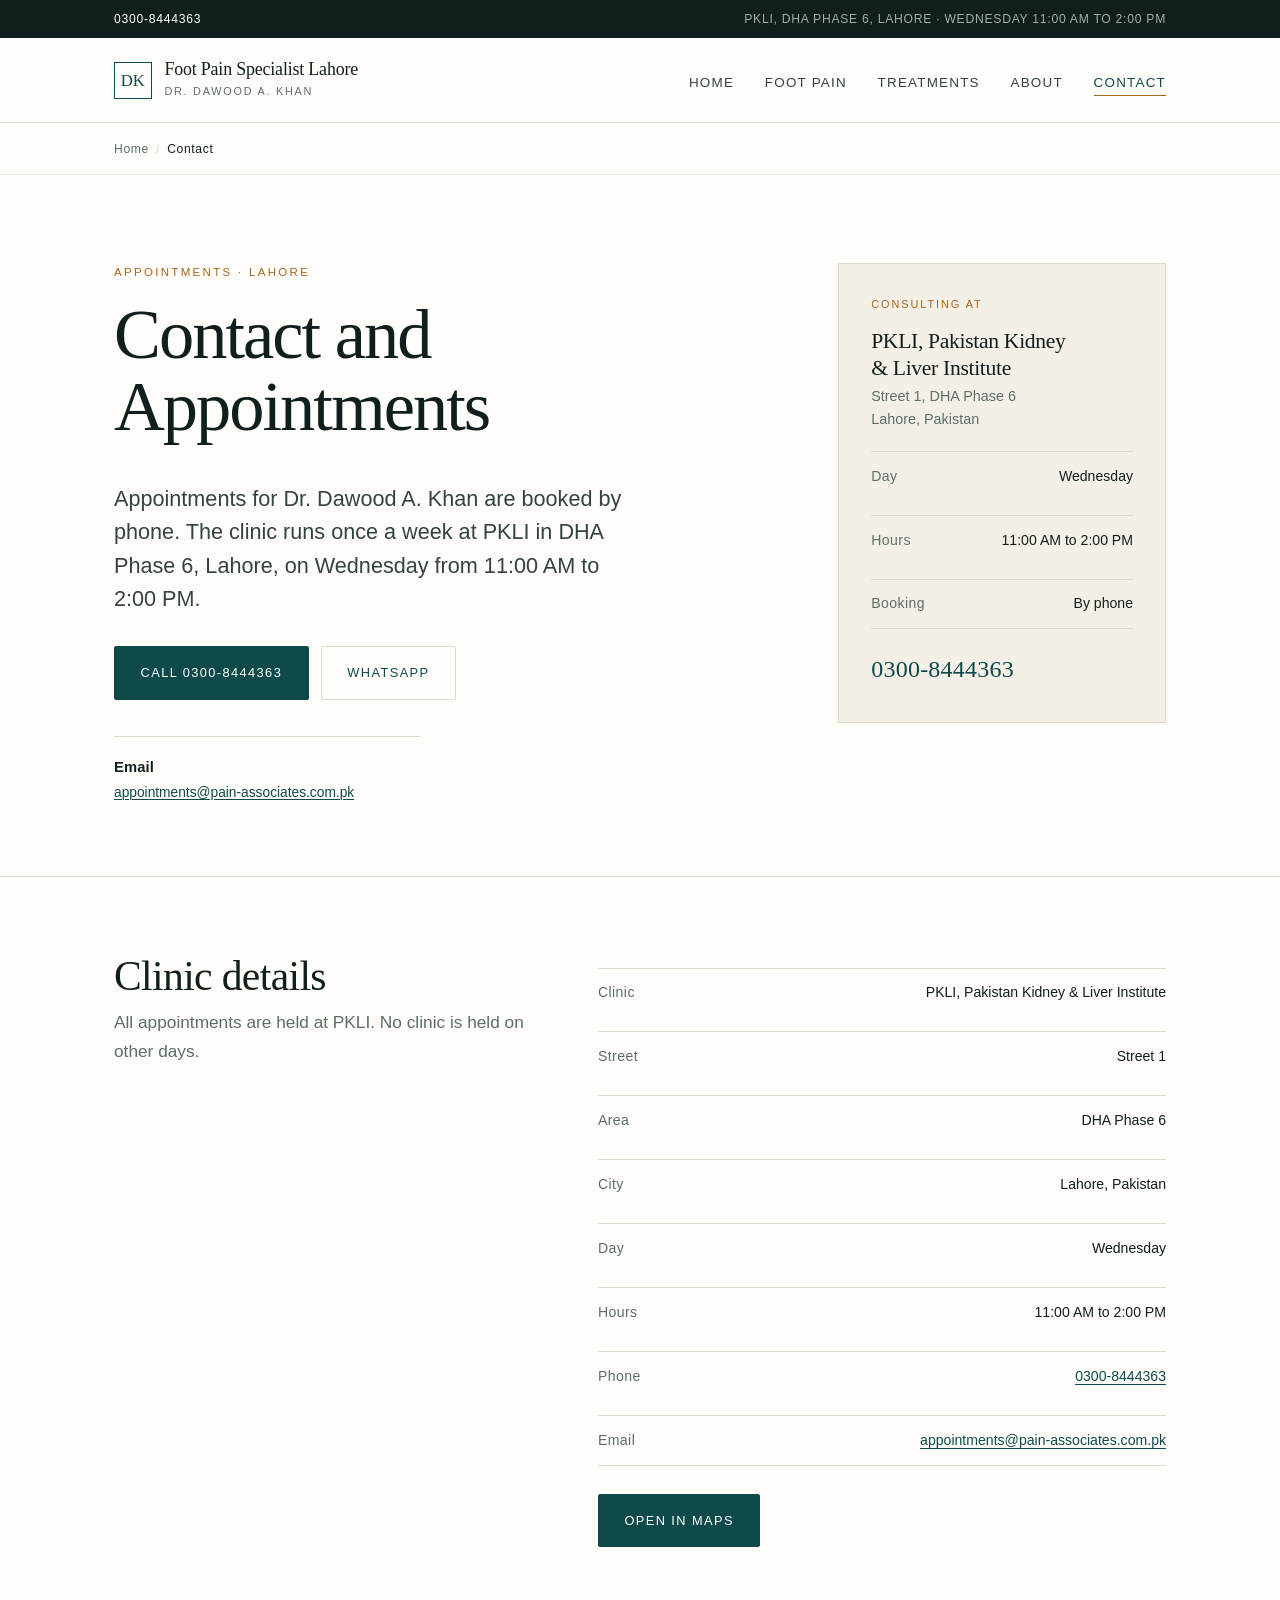
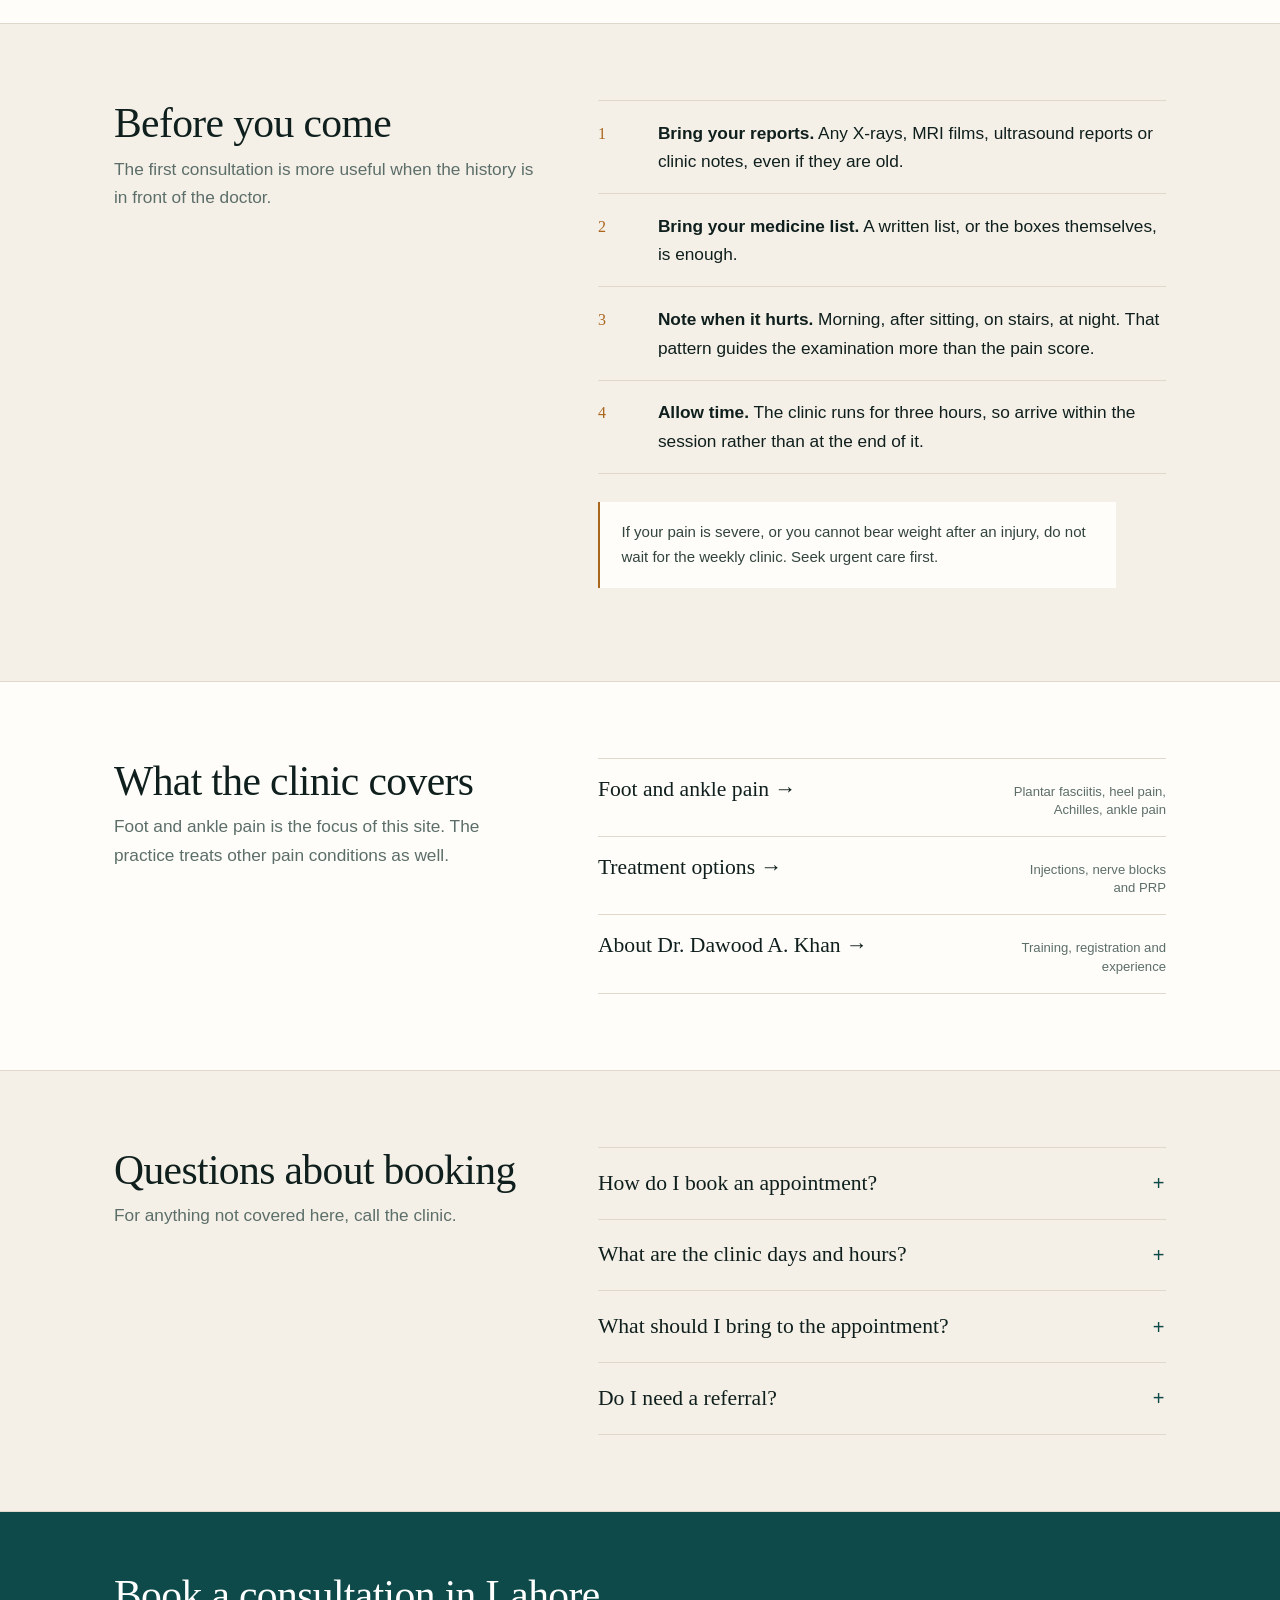
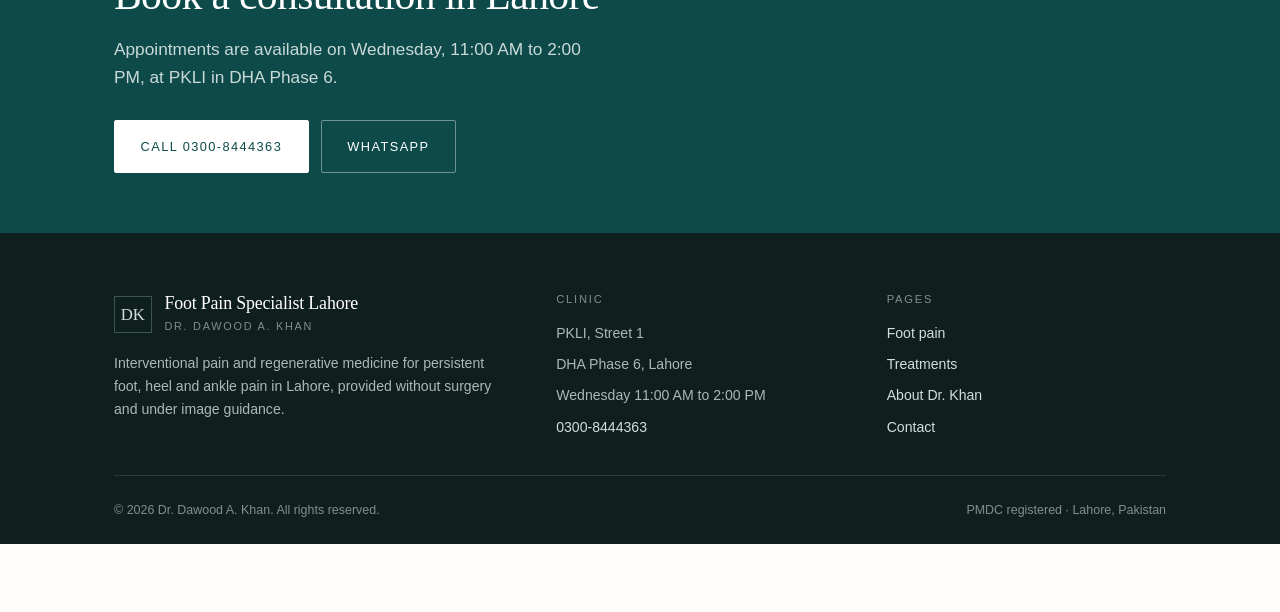
<file: contact/index.html>
<!DOCTYPE html>
<html lang="en-PK">
<head>
<meta charset="utf-8">
<meta name="viewport" content="width=device-width, initial-scale=1">

<title>Book a Consultation in Lahore | Contact Details</title>
<meta name="description" content="Book a foot pain consultation in Lahore. Dr. Dawood A. Khan consults at PKLI, Street 1, DHA Phase 6, on Wednesday from 11:00 AM to 2:00 PM.">
<link rel="canonical" href="https://doctor-profile-pakistan.github.io/foot-pain-specialist-lahore/contact/">

<meta name="robots" content="index, follow, max-image-preview:large">
<meta name="author" content="Dr. Dawood A. Khan">

<meta property="og:type" content="website">
<meta property="og:site_name" content="Foot Pain Specialist Lahore">
<meta property="og:title" content="Book a Consultation in Lahore">
<meta property="og:description" content="Clinic address, hours and appointment details for Dr. Dawood A. Khan at PKLI, DHA Phase 6, Lahore.">
<meta property="og:url" content="https://doctor-profile-pakistan.github.io/foot-pain-specialist-lahore/contact/">
<meta property="og:locale" content="en_PK">
<meta name="twitter:card" content="summary">
<meta name="twitter:title" content="Book a Consultation in Lahore">
<meta name="twitter:description" content="Clinic address, hours and appointment details for Dr. Dawood A. Khan at PKLI, DHA Phase 6, Lahore.">

<meta name="theme-color" content="#0E4A4A">
<link rel="icon" href="../assets/img/favicon.svg" type="image/svg+xml">
<link rel="stylesheet" href="../assets/css/theme.css">

<script type="application/ld+json">
{
  "@context": "https://schema.org",
  "@graph": [
    {
      "@type": "ContactPage",
      "@id": "https://doctor-profile-pakistan.github.io/foot-pain-specialist-lahore/contact/#webpage",
      "url": "https://doctor-profile-pakistan.github.io/foot-pain-specialist-lahore/contact/",
      "name": "Contact and Appointments",
      "description": "Clinic address, opening hours and appointment details for Dr. Dawood A. Khan, Lahore.",
      "inLanguage": "en-PK",
      "mainEntity": { "@id": "https://doctor-profile-pakistan.github.io/foot-pain-specialist-lahore/#physician" }
    },
    {
      "@type": "Physician",
      "@id": "https://doctor-profile-pakistan.github.io/foot-pain-specialist-lahore/#physician",
      "name": "Dr. Dawood A. Khan",
      "jobTitle": "Interventional Pain & Spine Physician",
      "url": "https://doctor-profile-pakistan.github.io/foot-pain-specialist-lahore/about-dr-dawood-a-khan/",
      "telephone": "+923008444363",
      "email": "appointments@pain-associates.com.pk",
      "address": {
        "@type": "PostalAddress",
        "streetAddress": "Street 1, DHA Phase 6",
        "addressLocality": "Lahore",
        "addressRegion": "Punjab",
        "addressCountry": "PK"
      },
      "openingHoursSpecification": {
        "@type": "OpeningHoursSpecification",
        "dayOfWeek": "Wednesday",
        "opens": "11:00",
        "closes": "14:00"
      }
    },
    {
      "@type": "FAQPage",
      "@id": "https://doctor-profile-pakistan.github.io/foot-pain-specialist-lahore/contact/#faq",
      "mainEntity": [
        {
          "@type": "Question",
          "name": "How do I book an appointment?",
          "acceptedAnswer": {
            "@type": "Answer",
            "text": "Call 0300-8444363. Appointments for Dr. Dawood A. Khan are booked by phone. Email to appointments@pain-associates.com.pk is also available for enquiries."
          }
        },
        {
          "@type": "Question",
          "name": "What are the clinic days and hours?",
          "acceptedAnswer": {
            "@type": "Answer",
            "text": "The clinic runs on Wednesday from 11:00 AM to 2:00 PM at PKLI, Street 1, DHA Phase 6, Lahore."
          }
        },
        {
          "@type": "Question",
          "name": "What should I bring to the appointment?",
          "acceptedAnswer": {
            "@type": "Answer",
            "text": "Bring any previous X-rays, MRI films, ultrasound reports or clinic notes, and a list of the medicines you currently take. If you have had an injection or procedure elsewhere, bring that record as well."
          }
        },
        {
          "@type": "Question",
          "name": "Do I need a referral?",
          "acceptedAnswer": {
            "@type": "Answer",
            "text": "No referral is required. You can book directly by phone."
          }
        }
      ]
    },
    {
      "@type": "BreadcrumbList",
      "@id": "https://doctor-profile-pakistan.github.io/foot-pain-specialist-lahore/contact/#breadcrumb",
      "itemListElement": [
        { "@type": "ListItem", "position": 1, "name": "Home", "item": "https://doctor-profile-pakistan.github.io/foot-pain-specialist-lahore/" },
        { "@type": "ListItem", "position": 2, "name": "Contact", "item": "https://doctor-profile-pakistan.github.io/foot-pain-specialist-lahore/contact/" }
      ]
    }
  ]
}
</script>
</head>
<body>

<a class="skip" href="#main">Skip to content</a>

<div class="utility">
  <div class="wrap">
    <a href="tel:+923008444363">0300-8444363</a>
    <span class="hours">PKLI, DHA Phase 6, Lahore &middot; Wednesday 11:00 AM to 2:00 PM</span>
  </div>
</div>

<header class="site-header">
  <div class="wrap">
    <a class="brand" href="../">
      <span class="brand-mark" aria-hidden="true">DK</span>
      <span class="brand-text">
        <span class="brand-name">Foot Pain Specialist Lahore</span>
        <span class="brand-sub">Dr. Dawood A. Khan</span>
      </span>
    </a>

    <button class="nav-toggle" type="button" aria-expanded="false" aria-controls="primary-nav">
      <span class="nav-toggle-bars" aria-hidden="true"></span> Menu
    </button>

    <nav class="nav" id="primary-nav" aria-label="Primary">
      <ul class="nav-list">
        <li><a href="../">Home</a></li>
        <li><a href="../foot-pain/">Foot Pain</a></li>
        <li><a href="../treatments/">Treatments</a></li>
        <li><a href="../about-dr-dawood-a-khan/">About</a></li>
        <li><a href="./" aria-current="page">Contact</a></li>
      </ul>
    </nav>
  </div>
</header>

<nav class="crumbs" aria-label="Breadcrumb">
  <div class="wrap">
    <ol>
      <li><a href="../">Home</a></li>
      <li><span aria-current="page">Contact</span></li>
    </ol>
  </div>
</nav>

<main id="main">

  <section class="hero">
    <div class="wrap hero-grid">
      <div>
        <p class="eyebrow">Appointments &middot; Lahore</p>
        <h1>Contact and Appointments</h1>
        <p class="lead">Appointments for Dr. Dawood A. Khan are booked by phone. The clinic runs once a week at PKLI in DHA Phase 6, Lahore, on Wednesday from 11:00 AM to 2:00 PM.</p>

        <div class="hero-actions">
          <a class="btn btn-primary" href="tel:+923008444363">Call 0300-8444363</a>
          <a class="btn btn-ghost" href="https://wa.me/923008444363">WhatsApp</a>
        </div>

        <div class="credential-strip">
          <strong>Email</strong>
          <a href="mailto:appointments@pain-associates.com.pk">appointments@pain-associates.com.pk</a>
        </div>
      </div>

      <aside class="clinic-card" aria-label="Clinic details">
        <p class="card-kicker">Consulting at</p>
        <h2>PKLI, Pakistan Kidney &amp; Liver Institute</h2>
        <p class="addr">Street 1, DHA Phase 6<br>Lahore, Pakistan</p>

        <dl class="kv">
          <dt>Day</dt>
          <dd>Wednesday</dd>
        </dl>
        <dl class="kv">
          <dt>Hours</dt>
          <dd>11:00 AM to 2:00 PM</dd>
        </dl>
        <dl class="kv">
          <dt>Booking</dt>
          <dd>By phone</dd>
        </dl>

        <a class="phone" href="tel:+923008444363">0300-8444363</a>
      </aside>
    </div>
  </section>

  <section class="section">
    <div class="wrap split">
      <div class="section-head">
        <h2>Clinic details</h2>
        <p>All appointments are held at PKLI. No clinic is held on other days.</p>
      </div>

      <div>
        <dl class="kv">
          <dt>Clinic</dt>
          <dd>PKLI, Pakistan Kidney &amp; Liver Institute</dd>
        </dl>
        <dl class="kv">
          <dt>Street</dt>
          <dd>Street 1</dd>
        </dl>
        <dl class="kv">
          <dt>Area</dt>
          <dd>DHA Phase 6</dd>
        </dl>
        <dl class="kv">
          <dt>City</dt>
          <dd>Lahore, Pakistan</dd>
        </dl>
        <dl class="kv">
          <dt>Day</dt>
          <dd>Wednesday</dd>
        </dl>
        <dl class="kv">
          <dt>Hours</dt>
          <dd>11:00 AM to 2:00 PM</dd>
        </dl>
        <dl class="kv">
          <dt>Phone</dt>
          <dd><a href="tel:+923008444363">0300-8444363</a></dd>
        </dl>
        <dl class="kv">
          <dt>Email</dt>
          <dd><a href="mailto:appointments@pain-associates.com.pk">appointments@pain-associates.com.pk</a></dd>
        </dl>

        <div class="hero-actions" style="margin-top:1.75rem;margin-bottom:0">
          <a class="btn btn-primary" href="https://www.google.com/maps/search/?api=1&amp;query=Pakistan+Kidney+and+Liver+Institute+Lahore">Open in Maps</a>
        </div>
      </div>
    </div>
  </section>

  <section class="section section--sand">
    <div class="wrap split">
      <div class="section-head">
        <h2>Before you come</h2>
        <p>The first consultation is more useful when the history is in front of the doctor.</p>
      </div>

      <div>
        <ol class="steps">
          <li><p><strong>Bring your reports.</strong> Any X-rays, MRI films, ultrasound reports or clinic notes, even if they are old.</p></li>
          <li><p><strong>Bring your medicine list.</strong> A written list, or the boxes themselves, is enough.</p></li>
          <li><p><strong>Note when it hurts.</strong> Morning, after sitting, on stairs, at night. That pattern guides the examination more than the pain score.</p></li>
          <li><p><strong>Allow time.</strong> The clinic runs for three hours, so arrive within the session rather than at the end of it.</p></li>
        </ol>

        <p class="note">If your pain is severe, or you cannot bear weight after an injury, do not wait for the weekly clinic. Seek urgent care first.</p>
      </div>
    </div>
  </section>

  <section class="section">
    <div class="wrap split">
      <div class="section-head">
        <h2>What the clinic covers</h2>
        <p>Foot and ankle pain is the focus of this site. The practice treats other pain conditions as well.</p>
      </div>

      <ul class="hairline-list">
        <li>
          <a href="../foot-pain/">
            <span class="item-name">Foot and ankle pain <span class="arrow" aria-hidden="true">&rarr;</span></span>
            <span class="item-note">Plantar fasciitis, heel pain, Achilles, ankle pain</span>
          </a>
        </li>
        <li>
          <a href="../treatments/">
            <span class="item-name">Treatment options <span class="arrow" aria-hidden="true">&rarr;</span></span>
            <span class="item-note">Injections, nerve blocks and PRP</span>
          </a>
        </li>
        <li>
          <a href="../about-dr-dawood-a-khan/">
            <span class="item-name">About Dr. Dawood A. Khan <span class="arrow" aria-hidden="true">&rarr;</span></span>
            <span class="item-note">Training, registration and experience</span>
          </a>
        </li>
      </ul>
    </div>
  </section>

  <section class="section section--sand">
    <div class="wrap split">
      <div class="section-head">
        <h2>Questions about booking</h2>
        <p>For anything not covered here, call the clinic.</p>
      </div>

      <div class="faq">
        <details>
          <summary>How do I book an appointment?</summary>
          <div class="answer">
            <p>Call 0300-8444363. Appointments for Dr. Dawood A. Khan are booked by phone. Email to appointments@pain-associates.com.pk is also available for enquiries.</p>
          </div>
        </details>

        <details>
          <summary>What are the clinic days and hours?</summary>
          <div class="answer">
            <p>The clinic runs on Wednesday from 11:00 AM to 2:00 PM at PKLI, Street 1, DHA Phase 6, Lahore.</p>
          </div>
        </details>

        <details>
          <summary>What should I bring to the appointment?</summary>
          <div class="answer">
            <p>Bring any previous X-rays, MRI films, ultrasound reports or clinic notes, and a list of the medicines you currently take. If you have had an injection or procedure elsewhere, bring that record as well.</p>
          </div>
        </details>

        <details>
          <summary>Do I need a referral?</summary>
          <div class="answer">
            <p>No referral is required. You can book directly by phone.</p>
          </div>
        </details>
      </div>
    </div>
  </section>

  <section class="cta-band">
    <div class="wrap">
      <h2>Book a consultation in Lahore</h2>
      <p>Appointments are available on Wednesday, 11:00 AM to 2:00 PM, at PKLI in DHA Phase 6.</p>
      <div class="hero-actions" style="margin-bottom:0">
        <a class="btn btn-primary" href="tel:+923008444363">Call 0300-8444363</a>
        <a class="btn btn-ghost" href="https://wa.me/923008444363">WhatsApp</a>
      </div>
    </div>
  </section>

</main>

<footer class="site-footer">
  <div class="wrap">
    <div class="footer-grid">
      <div>
        <a class="brand" href="../" style="margin-bottom:1rem">
          <span class="brand-mark" aria-hidden="true">DK</span>
          <span class="brand-text">
            <span class="brand-name">Foot Pain Specialist Lahore</span>
            <span class="brand-sub">Dr. Dawood A. Khan</span>
          </span>
        </a>
        <p>Interventional pain and regenerative medicine for persistent foot, heel and ankle pain in Lahore, provided without surgery and under image guidance.</p>
      </div>

      <div>
        <h3>Clinic</h3>
        <ul>
          <li>PKLI, Street 1</li>
          <li>DHA Phase 6, Lahore</li>
          <li>Wednesday 11:00 AM to 2:00 PM</li>
          <li><a href="tel:+923008444363">0300-8444363</a></li>
        </ul>
      </div>

      <div>
        <h3>Pages</h3>
        <ul>
          <li><a href="../foot-pain/">Foot pain</a></li>
          <li><a href="../treatments/">Treatments</a></li>
          <li><a href="../about-dr-dawood-a-khan/">About Dr. Khan</a></li>
          <li><a href="./">Contact</a></li>
        </ul>
      </div>
    </div>

    <div class="footer-legal">
      <p>&copy; 2026 Dr. Dawood A. Khan. All rights reserved.</p>
      <p>PMDC registered &middot; Lahore, Pakistan</p>
    </div>
  </div>
</footer>

<div class="call-bar">
  <a href="tel:+923008444363">Call clinic</a>
  <a href="https://wa.me/923008444363">WhatsApp</a>
</div>

<script src="../assets/js/site.js" defer></script>
</body>
</html>
</file>
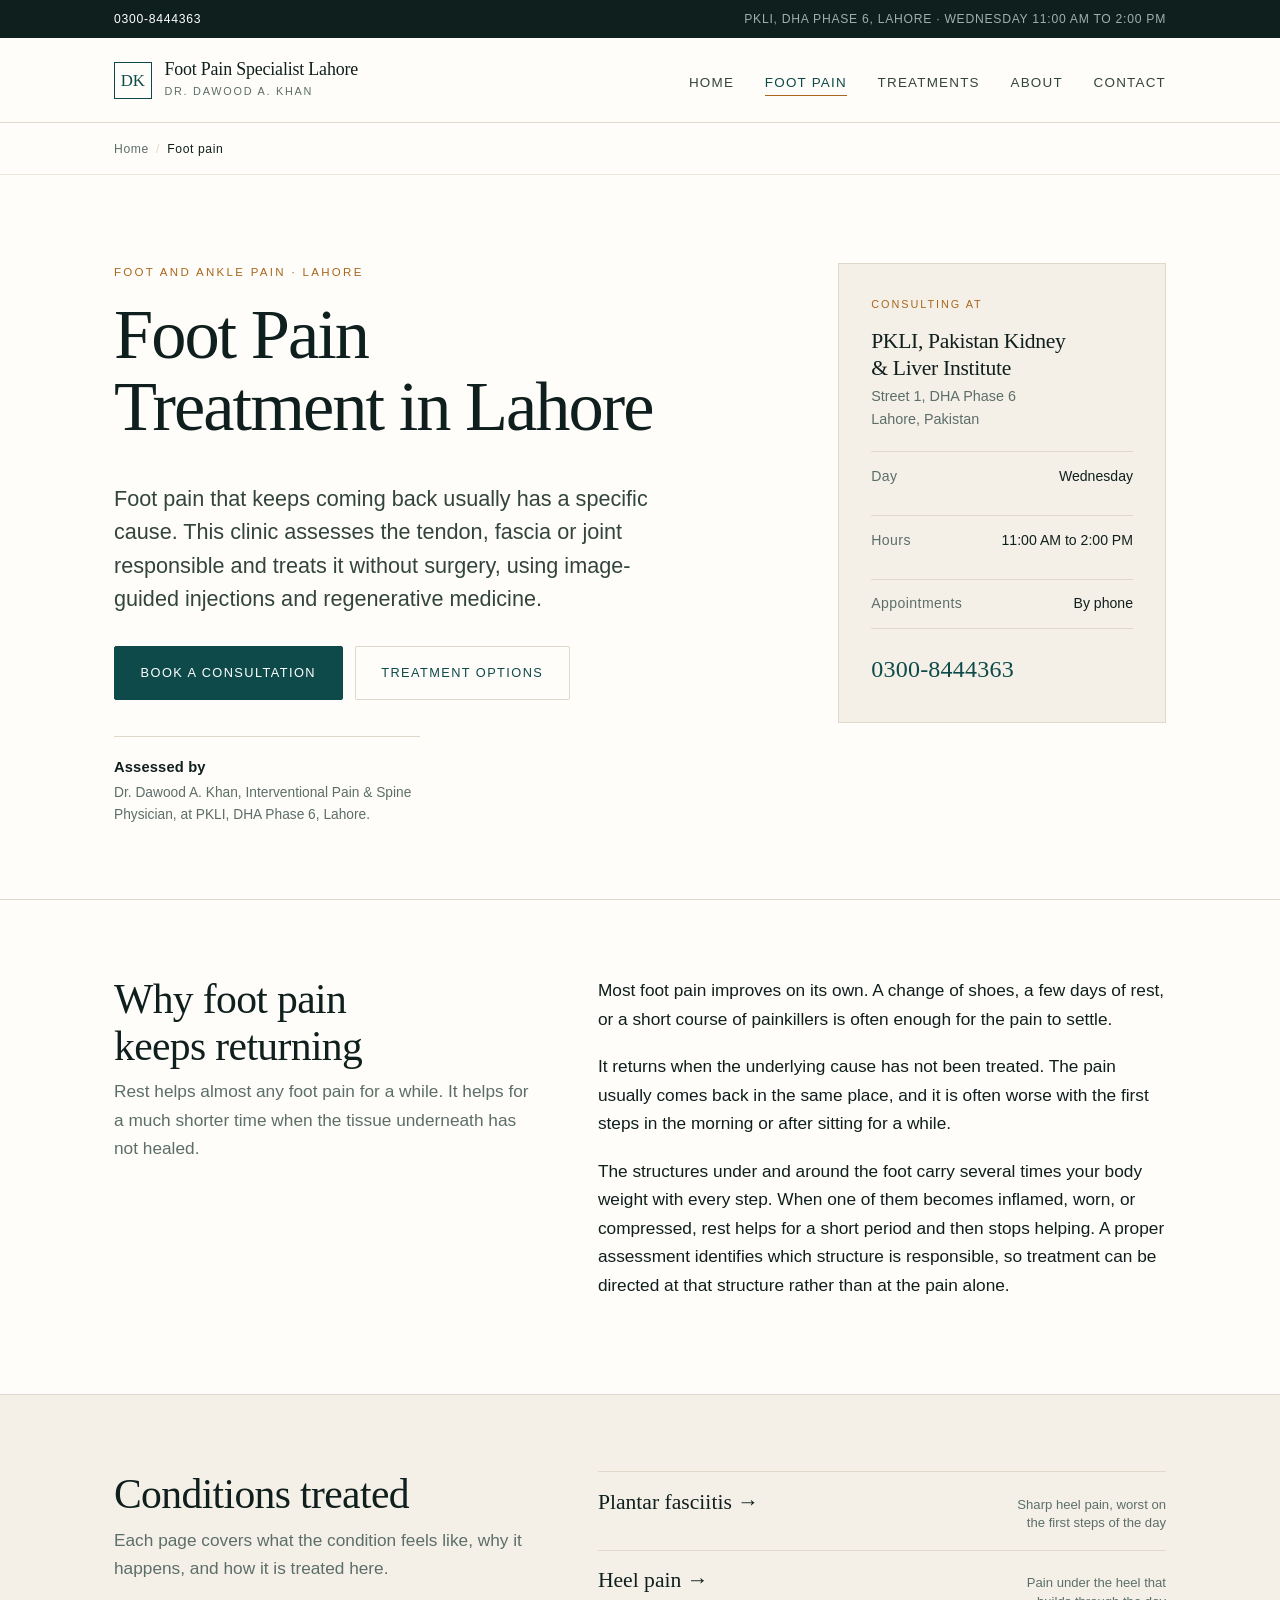
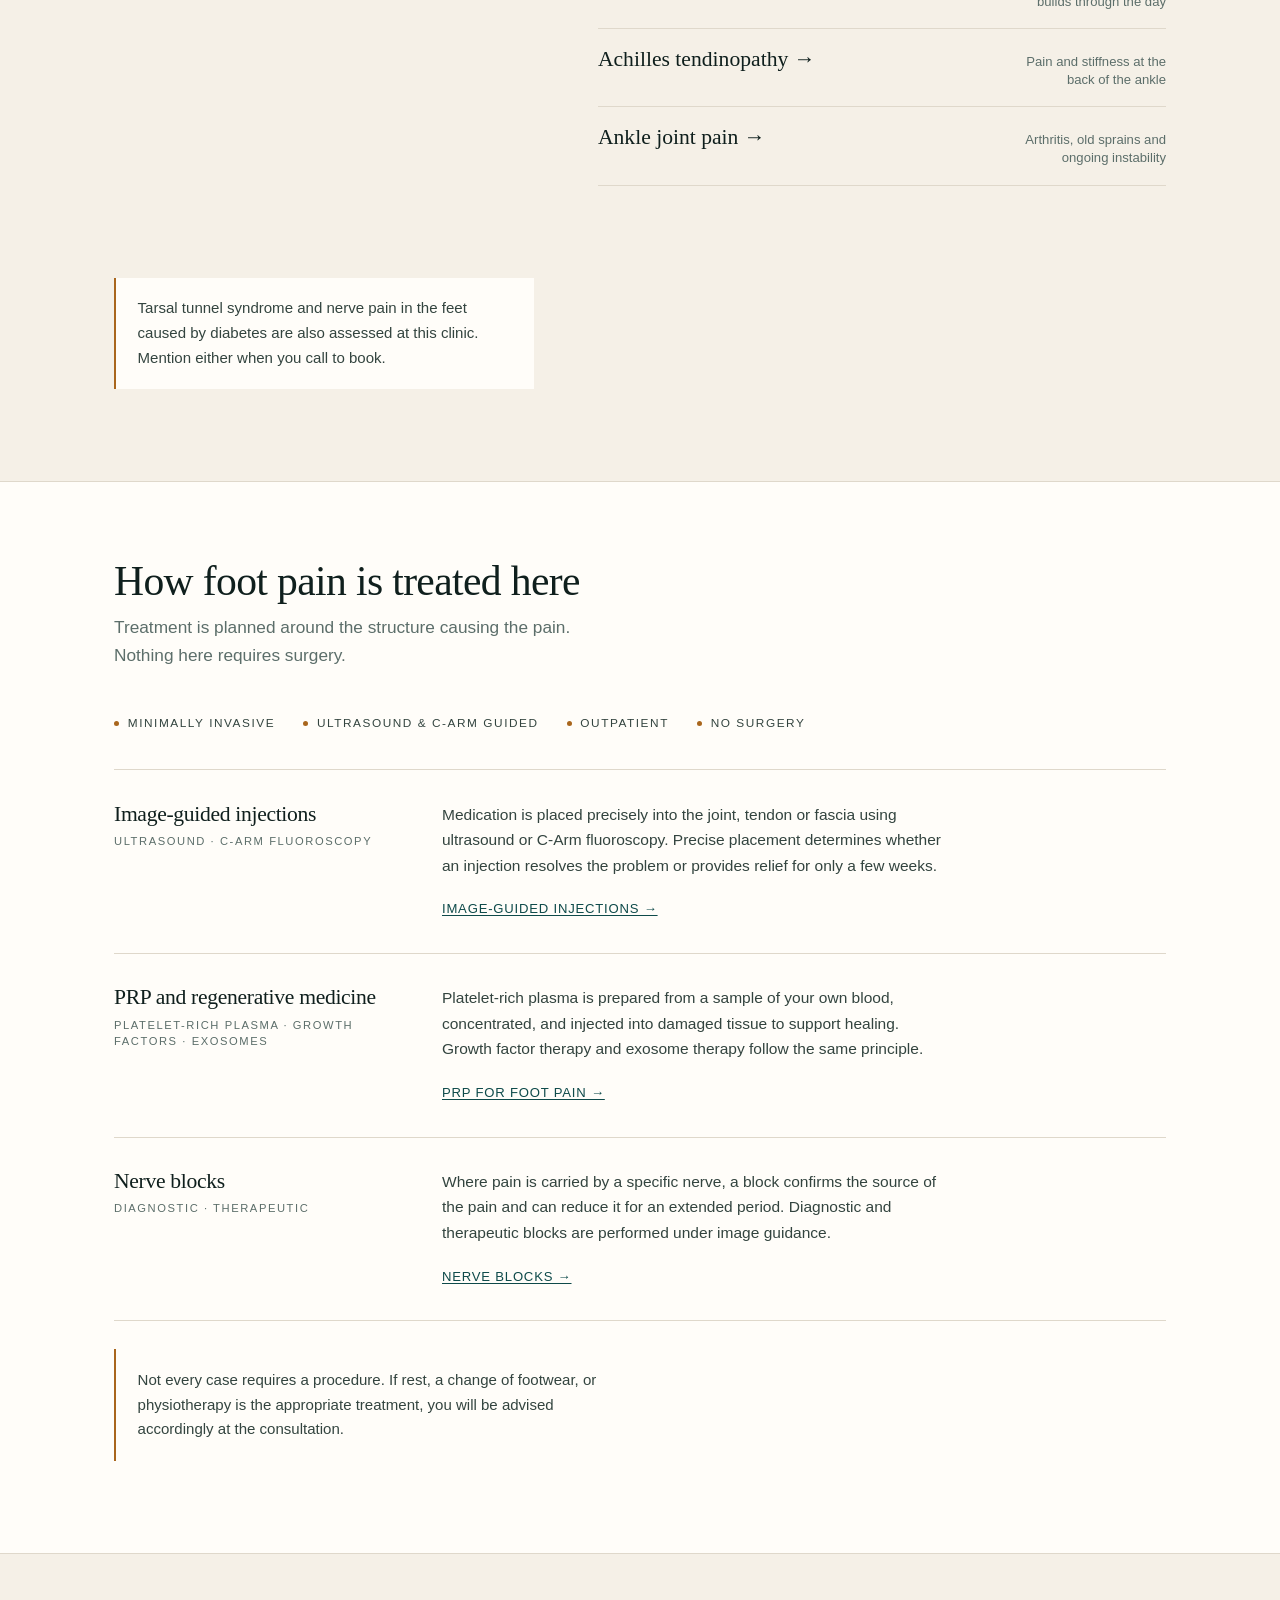
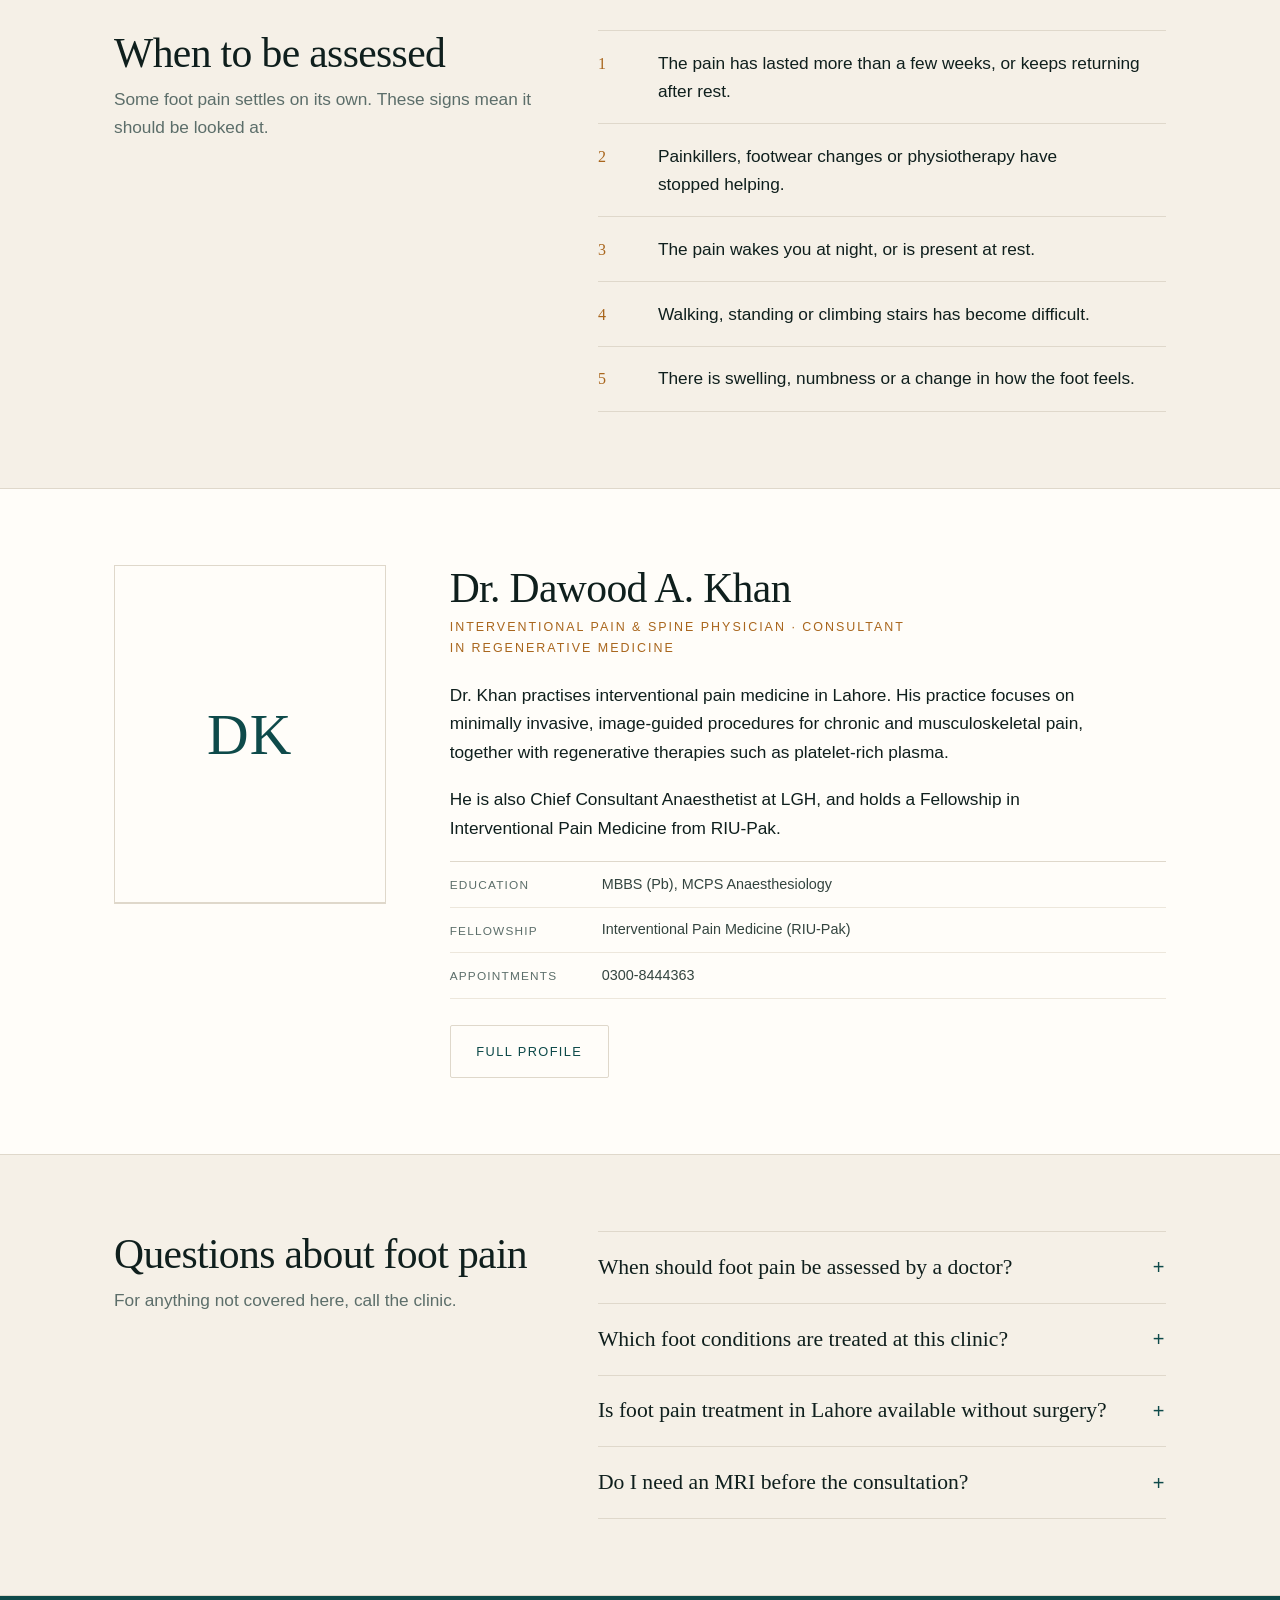
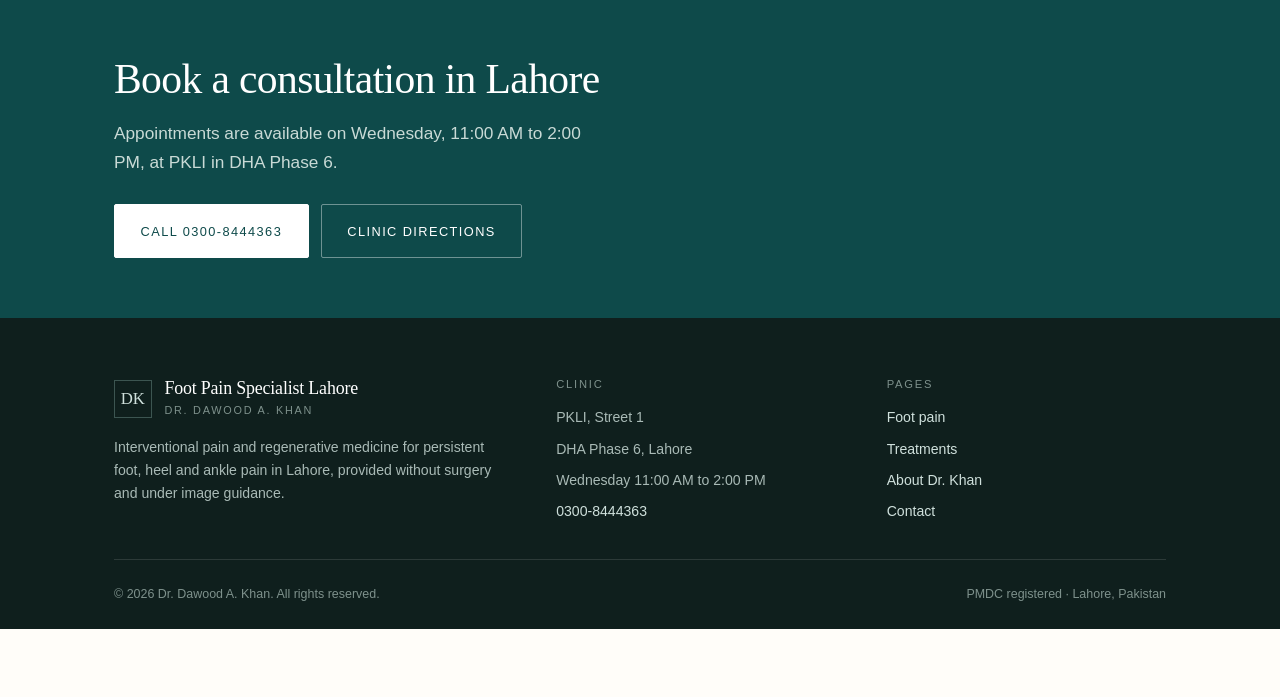
<file: foot-pain/index.html>
<!DOCTYPE html>
<html lang="en-PK">
<head>
<meta charset="utf-8">
<meta name="viewport" content="width=device-width, initial-scale=1">

<title>Foot Pain Treatment in Lahore | Dr. Dawood A. Khan</title>
<meta name="description" content="Foot pain treatment in Lahore without surgery. Plantar fasciitis, heel pain, Achilles tendinopathy and ankle pain treated by Dr. Dawood A. Khan at PKLI.">
<link rel="canonical" href="https://doctor-profile-pakistan.github.io/foot-pain-specialist-lahore/foot-pain/">

<meta name="robots" content="index, follow, max-image-preview:large">
<meta name="author" content="Dr. Dawood A. Khan">

<meta property="og:type" content="website">
<meta property="og:site_name" content="Foot Pain Specialist Lahore">
<meta property="og:title" content="Foot Pain Treatment in Lahore">
<meta property="og:description" content="Plantar fasciitis, heel pain, Achilles tendinopathy and ankle pain, treated without surgery under image guidance.">
<meta property="og:url" content="https://doctor-profile-pakistan.github.io/foot-pain-specialist-lahore/foot-pain/">
<meta property="og:locale" content="en_PK">
<meta name="twitter:card" content="summary">
<meta name="twitter:title" content="Foot Pain Treatment in Lahore">
<meta name="twitter:description" content="Plantar fasciitis, heel pain, Achilles tendinopathy and ankle pain, treated without surgery under image guidance.">

<meta name="theme-color" content="#0E4A4A">
<link rel="icon" href="../assets/img/favicon.svg" type="image/svg+xml">
<link rel="stylesheet" href="../assets/css/theme.css">

<script type="application/ld+json">
{
  "@context": "https://schema.org",
  "@graph": [
    {
      "@type": "MedicalWebPage",
      "@id": "https://doctor-profile-pakistan.github.io/foot-pain-specialist-lahore/foot-pain/#webpage",
      "url": "https://doctor-profile-pakistan.github.io/foot-pain-specialist-lahore/foot-pain/",
      "name": "Foot Pain Treatment in Lahore",
      "description": "Assessment and non-surgical treatment of plantar fasciitis, heel pain, Achilles tendinopathy and ankle pain in Lahore.",
      "inLanguage": "en-PK",
      "isPartOf": { "@id": "https://doctor-profile-pakistan.github.io/foot-pain-specialist-lahore/#website" },
      "about": { "@id": "https://doctor-profile-pakistan.github.io/foot-pain-specialist-lahore/#physician" },
      "mainEntity": {
        "@type": "ItemList",
        "itemListElement": [
          { "@type": "ListItem", "position": 1, "name": "Plantar fasciitis", "url": "https://doctor-profile-pakistan.github.io/foot-pain-specialist-lahore/foot-pain/plantar-fasciitis/" },
          { "@type": "ListItem", "position": 2, "name": "Heel pain", "url": "https://doctor-profile-pakistan.github.io/foot-pain-specialist-lahore/foot-pain/heel-pain/" },
          { "@type": "ListItem", "position": 3, "name": "Achilles tendinopathy", "url": "https://doctor-profile-pakistan.github.io/foot-pain-specialist-lahore/foot-pain/achilles-tendinopathy/" },
          { "@type": "ListItem", "position": 4, "name": "Ankle joint pain", "url": "https://doctor-profile-pakistan.github.io/foot-pain-specialist-lahore/foot-pain/ankle-pain/" }
        ]
      }
    },
    {
      "@type": "Physician",
      "@id": "https://doctor-profile-pakistan.github.io/foot-pain-specialist-lahore/#physician",
      "name": "Dr. Dawood A. Khan",
      "jobTitle": "Interventional Pain & Spine Physician",
      "url": "https://doctor-profile-pakistan.github.io/foot-pain-specialist-lahore/about-dr-dawood-a-khan/",
      "telephone": "+923008444363",
      "address": {
        "@type": "PostalAddress",
        "streetAddress": "Street 1, DHA Phase 6",
        "addressLocality": "Lahore",
        "addressRegion": "Punjab",
        "addressCountry": "PK"
      }
    },
    {
      "@type": "FAQPage",
      "@id": "https://doctor-profile-pakistan.github.io/foot-pain-specialist-lahore/foot-pain/#faq",
      "mainEntity": [
        {
          "@type": "Question",
          "name": "When should foot pain be assessed by a doctor?",
          "acceptedAnswer": {
            "@type": "Answer",
            "text": "Foot pain should be assessed when it has lasted more than a few weeks, keeps returning after rest, or has stopped responding to painkillers, footwear changes or physiotherapy. Pain that wakes you at night or limits walking is a reason to be seen sooner."
          }
        },
        {
          "@type": "Question",
          "name": "Which foot conditions are treated at this clinic?",
          "acceptedAnswer": {
            "@type": "Answer",
            "text": "Plantar fasciitis, heel pain, Achilles tendinopathy, ankle joint pain, ankle sprains, chronic ankle instability, tarsal tunnel syndrome and nerve pain in the feet related to diabetes."
          }
        },
        {
          "@type": "Question",
          "name": "Is foot pain treatment in Lahore available without surgery?",
          "acceptedAnswer": {
            "@type": "Answer",
            "text": "Yes. Treatment is provided through image-guided injections, nerve blocks and regenerative medicine such as platelet-rich plasma. All procedures are minimally invasive and performed on an outpatient basis."
          }
        },
        {
          "@type": "Question",
          "name": "Do I need an MRI before the consultation?",
          "acceptedAnswer": {
            "@type": "Answer",
            "text": "No. An MRI is not required to book. If you already have one, or any X-rays or previous reports, bring them with you. Further imaging is requested only where the assessment indicates it is needed."
          }
        }
      ]
    },
    {
      "@type": "BreadcrumbList",
      "@id": "https://doctor-profile-pakistan.github.io/foot-pain-specialist-lahore/foot-pain/#breadcrumb",
      "itemListElement": [
        { "@type": "ListItem", "position": 1, "name": "Home", "item": "https://doctor-profile-pakistan.github.io/foot-pain-specialist-lahore/" },
        { "@type": "ListItem", "position": 2, "name": "Foot pain", "item": "https://doctor-profile-pakistan.github.io/foot-pain-specialist-lahore/foot-pain/" }
      ]
    }
  ]
}
</script>
</head>
<body>

<a class="skip" href="#main">Skip to content</a>

<div class="utility">
  <div class="wrap">
    <a href="tel:+923008444363">0300-8444363</a>
    <span class="hours">PKLI, DHA Phase 6, Lahore &middot; Wednesday 11:00 AM to 2:00 PM</span>
  </div>
</div>

<header class="site-header">
  <div class="wrap">
    <a class="brand" href="../">
      <span class="brand-mark" aria-hidden="true">DK</span>
      <span class="brand-text">
        <span class="brand-name">Foot Pain Specialist Lahore</span>
        <span class="brand-sub">Dr. Dawood A. Khan</span>
      </span>
    </a>

    <button class="nav-toggle" type="button" aria-expanded="false" aria-controls="primary-nav">
      <span class="nav-toggle-bars" aria-hidden="true"></span> Menu
    </button>

    <nav class="nav" id="primary-nav" aria-label="Primary">
      <ul class="nav-list">
        <li><a href="../">Home</a></li>
        <li><a href="./" aria-current="page">Foot Pain</a></li>
        <li><a href="../treatments/">Treatments</a></li>
        <li><a href="../about-dr-dawood-a-khan/">About</a></li>
        <li><a href="../contact/">Contact</a></li>
      </ul>
    </nav>
  </div>
</header>

<nav class="crumbs" aria-label="Breadcrumb">
  <div class="wrap">
    <ol>
      <li><a href="../">Home</a></li>
      <li><span aria-current="page">Foot pain</span></li>
    </ol>
  </div>
</nav>

<main id="main">

  <section class="hero">
    <div class="wrap hero-grid">
      <div>
        <p class="eyebrow">Foot and Ankle Pain &middot; Lahore</p>
        <h1>Foot Pain Treatment in Lahore</h1>
        <p class="lead">Foot pain that keeps coming back usually has a specific cause. This clinic assesses the tendon, fascia or joint responsible and treats it without surgery, using image-guided injections and regenerative medicine.</p>

        <div class="hero-actions">
          <a class="btn btn-primary" href="tel:+923008444363">Book a consultation</a>
          <a class="btn btn-ghost" href="../treatments/">Treatment options</a>
        </div>

        <div class="credential-strip">
          <strong>Assessed by</strong>
          Dr. Dawood A. Khan, Interventional Pain &amp; Spine Physician, at PKLI, DHA Phase 6, Lahore.
        </div>
      </div>

      <aside class="clinic-card" aria-label="Clinic details">
        <p class="card-kicker">Consulting at</p>
        <h2>PKLI, Pakistan Kidney &amp; Liver Institute</h2>
        <p class="addr">Street 1, DHA Phase 6<br>Lahore, Pakistan</p>

        <dl class="kv">
          <dt>Day</dt>
          <dd>Wednesday</dd>
        </dl>
        <dl class="kv">
          <dt>Hours</dt>
          <dd>11:00 AM to 2:00 PM</dd>
        </dl>
        <dl class="kv">
          <dt>Appointments</dt>
          <dd>By phone</dd>
        </dl>

        <a class="phone" href="tel:+923008444363">0300-8444363</a>
      </aside>
    </div>
  </section>

  <section class="section">
    <div class="wrap split">
      <div class="section-head">
        <h2>Why foot pain keeps returning</h2>
        <p>Rest helps almost any foot pain for a while. It helps for a much shorter time when the tissue underneath has not healed.</p>
      </div>

      <div>
        <p>Most foot pain improves on its own. A change of shoes, a few days of rest, or a short course of painkillers is often enough for the pain to settle.</p>
        <p>It returns when the underlying cause has not been treated. The pain usually comes back in the same place, and it is often worse with the first steps in the morning or after sitting for a while.</p>
        <p>The structures under and around the foot carry several times your body weight with every step. When one of them becomes inflamed, worn, or compressed, rest helps for a short period and then stops helping. A proper assessment identifies which structure is responsible, so treatment can be directed at that structure rather than at the pain alone.</p>
      </div>
    </div>
  </section>

  <section class="section section--sand">
    <div class="wrap split">
      <div class="section-head">
        <h2>Conditions treated</h2>
        <p>Each page covers what the condition feels like, why it happens, and how it is treated here.</p>
      </div>

      <ul class="hairline-list">
        <li>
          <a href="plantar-fasciitis/">
            <span class="item-name">Plantar fasciitis <span class="arrow" aria-hidden="true">&rarr;</span></span>
            <span class="item-note">Sharp heel pain, worst on the first steps of the day</span>
          </a>
        </li>
        <li>
          <a href="heel-pain/">
            <span class="item-name">Heel pain <span class="arrow" aria-hidden="true">&rarr;</span></span>
            <span class="item-note">Pain under the heel that builds through the day</span>
          </a>
        </li>
        <li>
          <a href="achilles-tendinopathy/">
            <span class="item-name">Achilles tendinopathy <span class="arrow" aria-hidden="true">&rarr;</span></span>
            <span class="item-note">Pain and stiffness at the back of the ankle</span>
          </a>
        </li>
        <li>
          <a href="ankle-pain/">
            <span class="item-name">Ankle joint pain <span class="arrow" aria-hidden="true">&rarr;</span></span>
            <span class="item-note">Arthritis, old sprains and ongoing instability</span>
          </a>
        </li>
      </ul>

      <p class="note" style="margin-top:1.75rem">Tarsal tunnel syndrome and nerve pain in the feet caused by diabetes are also assessed at this clinic. Mention either when you call to book.</p>
    </div>
  </section>

  <section class="section">
    <div class="wrap">
      <div class="section-head">
        <h2>How foot pain is treated here</h2>
        <p>Treatment is planned around the structure causing the pain. Nothing here requires surgery.</p>
      </div>

      <ul class="attrs">
        <li>Minimally invasive</li>
        <li>Ultrasound &amp; C-Arm guided</li>
        <li>Outpatient</li>
        <li>No surgery</li>
      </ul>

      <div class="therapy">
        <article>
          <div>
            <h3>Image-guided injections</h3>
            <span class="therapy-sub">Ultrasound &middot; C-Arm fluoroscopy</span>
          </div>
          <div>
            <p>Medication is placed precisely into the joint, tendon or fascia using ultrasound or C-Arm fluoroscopy. Precise placement determines whether an injection resolves the problem or provides relief for only a few weeks.</p>
            <a class="link" href="../treatments/image-guided-injections/">Image-guided injections &rarr;</a>
          </div>
        </article>

        <article>
          <div>
            <h3>PRP and regenerative medicine</h3>
            <span class="therapy-sub">Platelet-rich plasma &middot; growth factors &middot; exosomes</span>
          </div>
          <div>
            <p>Platelet-rich plasma is prepared from a sample of your own blood, concentrated, and injected into damaged tissue to support healing. Growth factor therapy and exosome therapy follow the same principle.</p>
            <a class="link" href="../treatments/prp-injection-foot-pain/">PRP for foot pain &rarr;</a>
          </div>
        </article>

        <article>
          <div>
            <h3>Nerve blocks</h3>
            <span class="therapy-sub">Diagnostic &middot; therapeutic</span>
          </div>
          <div>
            <p>Where pain is carried by a specific nerve, a block confirms the source of the pain and can reduce it for an extended period. Diagnostic and therapeutic blocks are performed under image guidance.</p>
            <a class="link" href="../treatments/nerve-blocks/">Nerve blocks &rarr;</a>
          </div>
        </article>
      </div>

      <p class="note">Not every case requires a procedure. If rest, a change of footwear, or physiotherapy is the appropriate treatment, you will be advised accordingly at the consultation.</p>
    </div>
  </section>

  <section class="section section--sand">
    <div class="wrap split">
      <div class="section-head">
        <h2>When to be assessed</h2>
        <p>Some foot pain settles on its own. These signs mean it should be looked at.</p>
      </div>

      <div>
        <ol class="steps">
          <li><p>The pain has lasted more than a few weeks, or keeps returning after rest.</p></li>
          <li><p>Painkillers, footwear changes or physiotherapy have stopped helping.</p></li>
          <li><p>The pain wakes you at night, or is present at rest.</p></li>
          <li><p>Walking, standing or climbing stairs has become difficult.</p></li>
          <li><p>There is swelling, numbness or a change in how the foot feels.</p></li>
        </ol>
      </div>
    </div>
  </section>

  <section class="section">
    <div class="wrap doctor-grid">
      <div class="monogram" aria-hidden="true"><span>DK</span></div>

      <div class="doctor-body">
        <h2>Dr. Dawood A. Khan</h2>
        <p class="doctor-role">Interventional Pain &amp; Spine Physician &middot; Consultant in Regenerative Medicine</p>

        <p>Dr. Khan practises interventional pain medicine in Lahore. His practice focuses on minimally invasive, image-guided procedures for chronic and musculoskeletal pain, together with regenerative therapies such as platelet-rich plasma.</p>
        <p>He is also Chief Consultant Anaesthetist at LGH, and holds a Fellowship in Interventional Pain Medicine from RIU-Pak.</p>

        <ul class="cred-list">
          <li><span>Education</span><span>MBBS (Pb), MCPS Anaesthesiology</span></li>
          <li><span>Fellowship</span><span>Interventional Pain Medicine (RIU-Pak)</span></li>
          <li><span>Appointments</span><span>0300-8444363</span></li>
        </ul>

        <a class="btn btn-ghost" href="../about-dr-dawood-a-khan/">Full profile</a>
      </div>
    </div>
  </section>

  <section class="section section--sand">
    <div class="wrap split">
      <div class="section-head">
        <h2>Questions about foot pain</h2>
        <p>For anything not covered here, call the clinic.</p>
      </div>

      <div class="faq">
        <details>
          <summary>When should foot pain be assessed by a doctor?</summary>
          <div class="answer">
            <p>Foot pain should be assessed when it has lasted more than a few weeks, keeps returning after rest, or has stopped responding to painkillers, footwear changes or physiotherapy. Pain that wakes you at night or limits walking is a reason to be seen sooner.</p>
          </div>
        </details>

        <details>
          <summary>Which foot conditions are treated at this clinic?</summary>
          <div class="answer">
            <p>Plantar fasciitis, heel pain, Achilles tendinopathy, ankle joint pain, ankle sprains, chronic ankle instability, tarsal tunnel syndrome and nerve pain in the feet related to diabetes.</p>
          </div>
        </details>

        <details>
          <summary>Is foot pain treatment in Lahore available without surgery?</summary>
          <div class="answer">
            <p>Yes. Treatment is provided through image-guided injections, nerve blocks and regenerative medicine such as platelet-rich plasma. All procedures are minimally invasive and performed on an outpatient basis.</p>
          </div>
        </details>

        <details>
          <summary>Do I need an MRI before the consultation?</summary>
          <div class="answer">
            <p>No. An MRI is not required to book. If you already have one, or any X-rays or previous reports, bring them with you. Further imaging is requested only where the assessment indicates it is needed.</p>
          </div>
        </details>
      </div>
    </div>
  </section>

  <section class="cta-band">
    <div class="wrap">
      <h2>Book a consultation in Lahore</h2>
      <p>Appointments are available on Wednesday, 11:00 AM to 2:00 PM, at PKLI in DHA Phase 6.</p>
      <div class="hero-actions" style="margin-bottom:0">
        <a class="btn btn-primary" href="tel:+923008444363">Call 0300-8444363</a>
        <a class="btn btn-ghost" href="../contact/">Clinic directions</a>
      </div>
    </div>
  </section>

</main>

<footer class="site-footer">
  <div class="wrap">
    <div class="footer-grid">
      <div>
        <a class="brand" href="../" style="margin-bottom:1rem">
          <span class="brand-mark" aria-hidden="true">DK</span>
          <span class="brand-text">
            <span class="brand-name">Foot Pain Specialist Lahore</span>
            <span class="brand-sub">Dr. Dawood A. Khan</span>
          </span>
        </a>
        <p>Interventional pain and regenerative medicine for persistent foot, heel and ankle pain in Lahore, provided without surgery and under image guidance.</p>
      </div>

      <div>
        <h3>Clinic</h3>
        <ul>
          <li>PKLI, Street 1</li>
          <li>DHA Phase 6, Lahore</li>
          <li>Wednesday 11:00 AM to 2:00 PM</li>
          <li><a href="tel:+923008444363">0300-8444363</a></li>
        </ul>
      </div>

      <div>
        <h3>Pages</h3>
        <ul>
          <li><a href="./">Foot pain</a></li>
          <li><a href="../treatments/">Treatments</a></li>
          <li><a href="../about-dr-dawood-a-khan/">About Dr. Khan</a></li>
          <li><a href="../contact/">Contact</a></li>
        </ul>
      </div>
    </div>

    <div class="footer-legal">
      <p>&copy; 2026 Dr. Dawood A. Khan. All rights reserved.</p>
      <p>PMDC registered &middot; Lahore, Pakistan</p>
    </div>
  </div>
</footer>

<div class="call-bar">
  <a href="tel:+923008444363">Call clinic</a>
  <a href="https://wa.me/923008444363">WhatsApp</a>
</div>

<script src="../assets/js/site.js" defer></script>
</body>
</html>
</file>
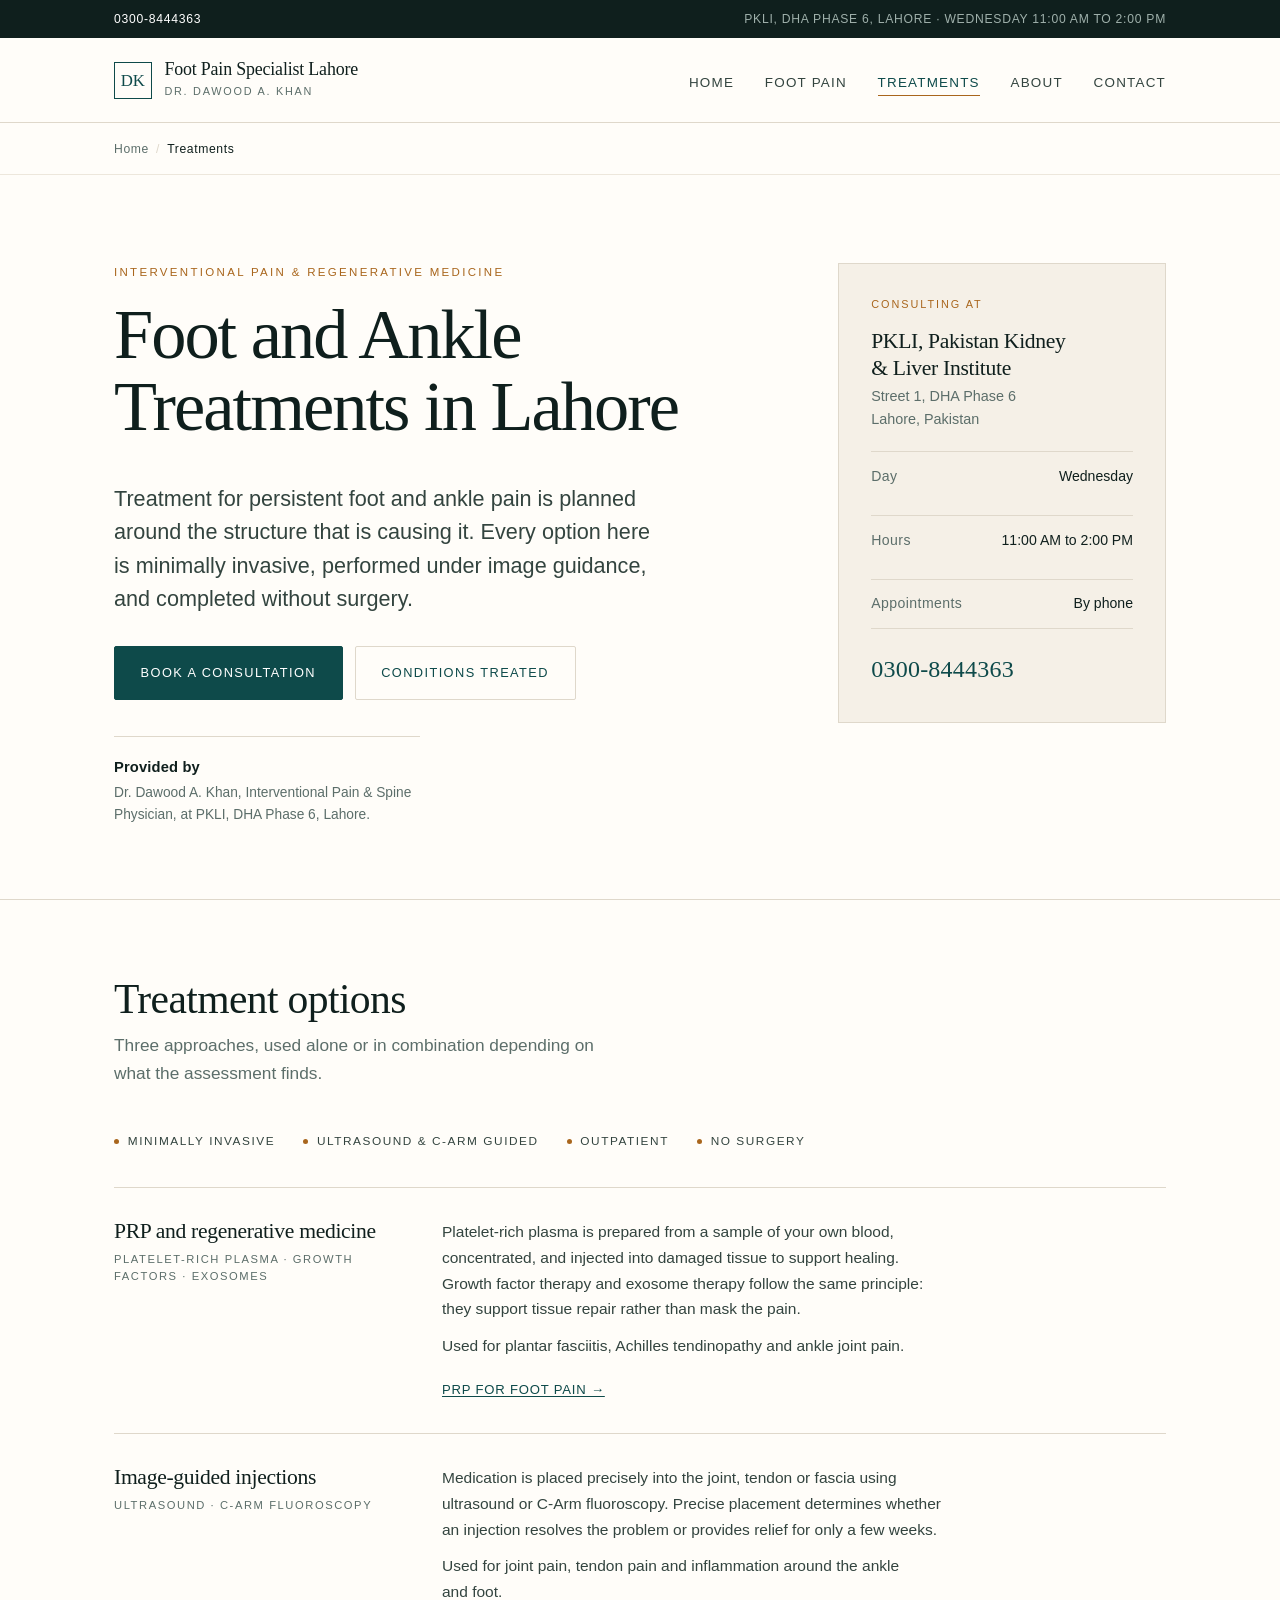
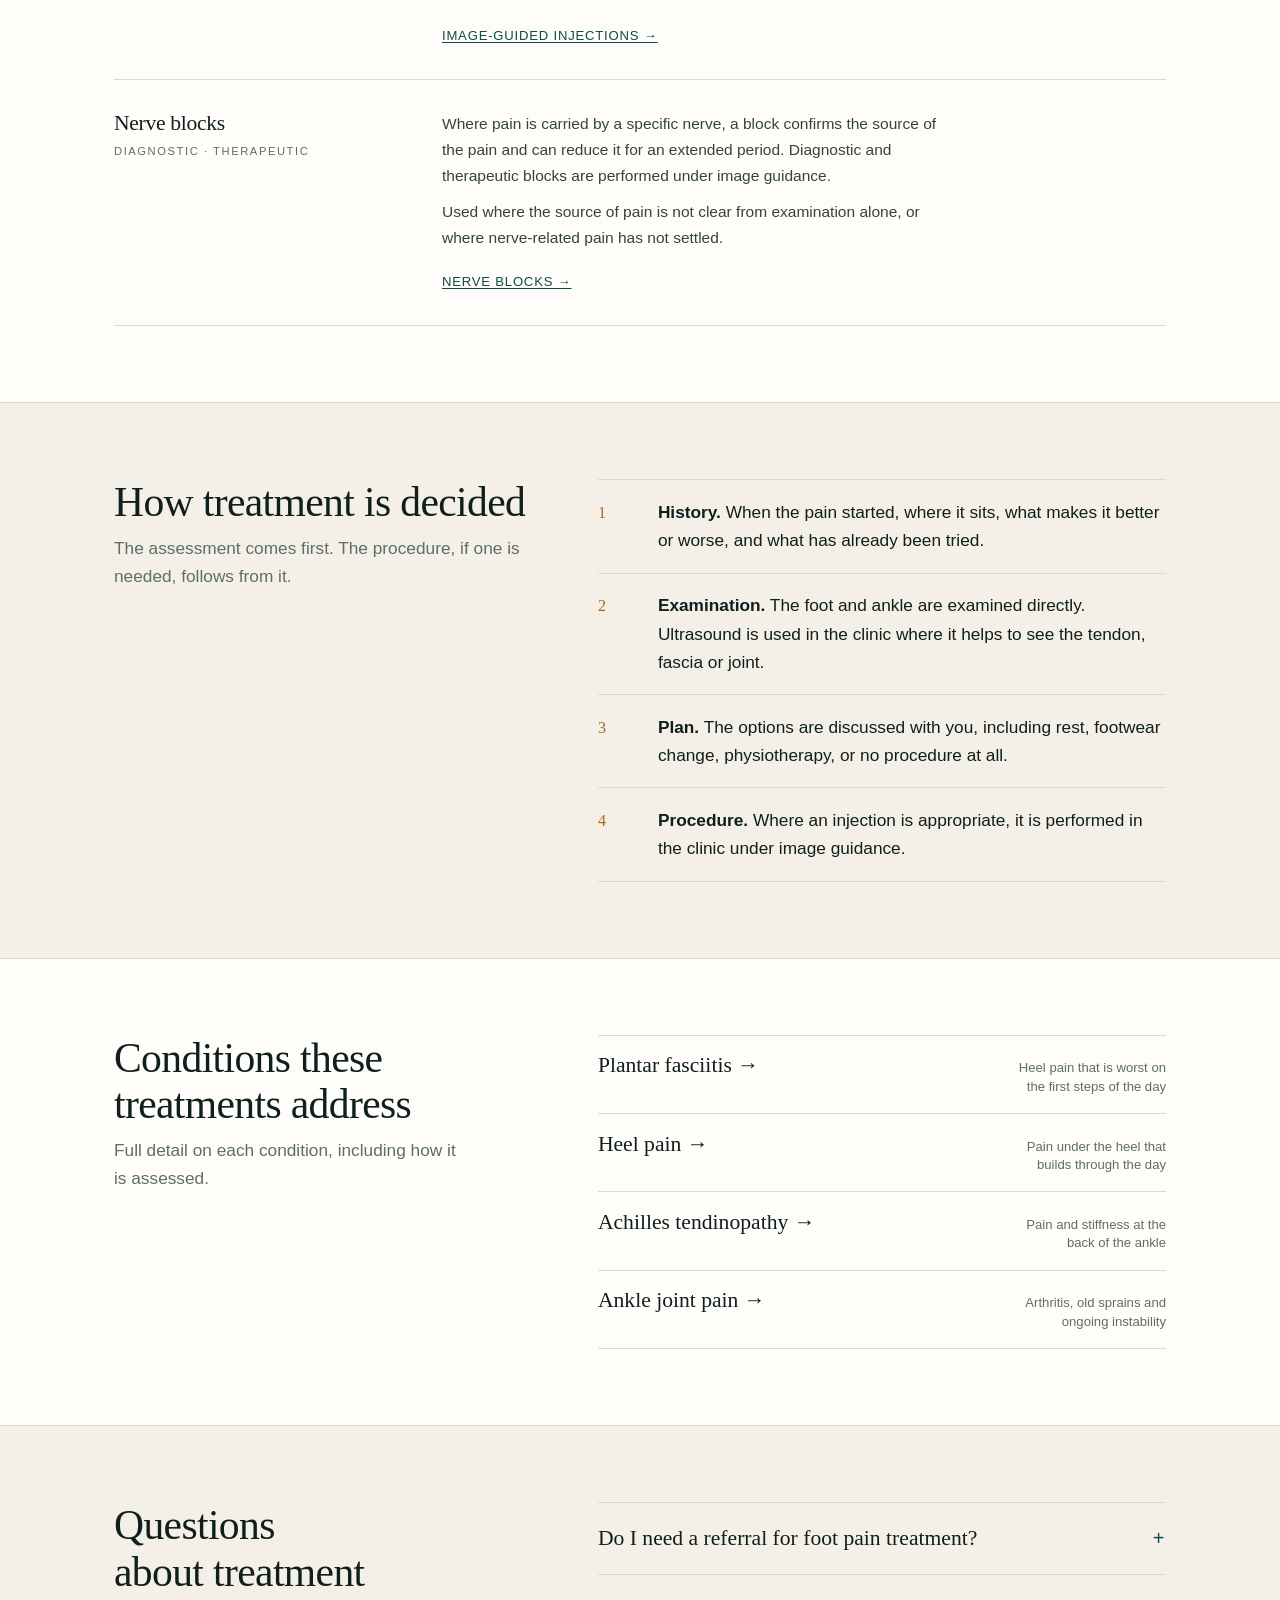
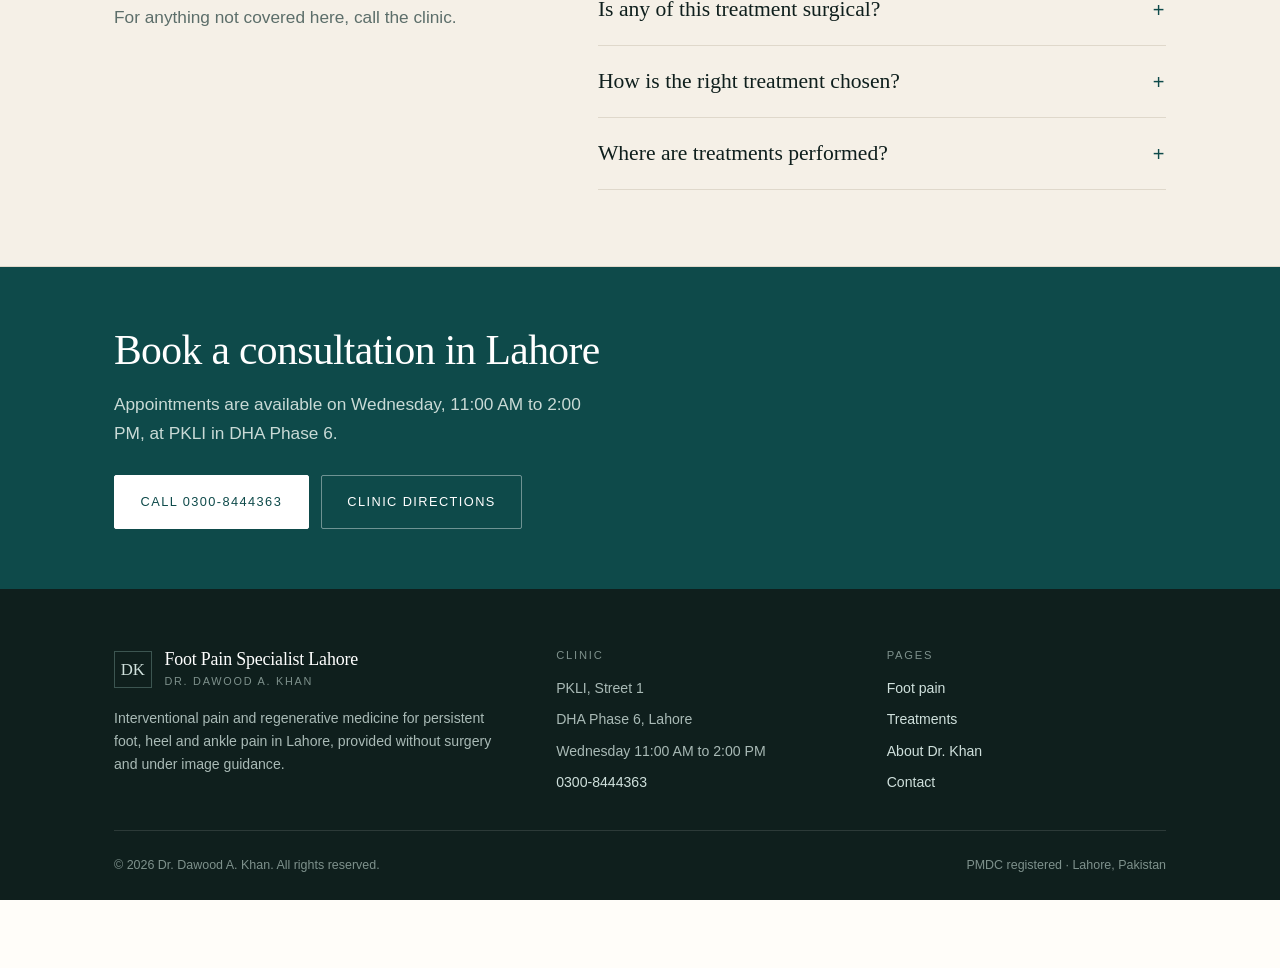
<file: treatments/index.html>
<!DOCTYPE html>
<html lang="en-PK">
<head>
<meta charset="utf-8">
<meta name="viewport" content="width=device-width, initial-scale=1">

<title>Foot and Ankle Treatments in Lahore | PRP and Injections</title>
<meta name="description" content="PRP, image-guided injections and nerve blocks for foot and ankle pain in Lahore, provided without surgery by Dr. Dawood A. Khan at PKLI.">
<link rel="canonical" href="https://doctor-profile-pakistan.github.io/foot-pain-specialist-lahore/treatments/">

<meta name="robots" content="index, follow, max-image-preview:large">
<meta name="author" content="Dr. Dawood A. Khan">

<meta property="og:type" content="website">
<meta property="og:site_name" content="Foot Pain Specialist Lahore">
<meta property="og:title" content="Foot and Ankle Treatments in Lahore">
<meta property="og:description" content="Image-guided injections, nerve blocks and PRP for persistent foot and ankle pain. Non-surgical, outpatient.">
<meta property="og:url" content="https://doctor-profile-pakistan.github.io/foot-pain-specialist-lahore/treatments/">
<meta property="og:locale" content="en_PK">
<meta name="twitter:card" content="summary">
<meta name="twitter:title" content="Foot and Ankle Treatments in Lahore">
<meta name="twitter:description" content="Image-guided injections, nerve blocks and PRP for persistent foot and ankle pain.">

<meta name="theme-color" content="#0E4A4A">
<link rel="icon" href="../assets/img/favicon.svg" type="image/svg+xml">
<link rel="stylesheet" href="../assets/css/theme.css">

<script type="application/ld+json">
{
  "@context": "https://schema.org",
  "@graph": [
    {
      "@type": "CollectionPage",
      "@id": "https://doctor-profile-pakistan.github.io/foot-pain-specialist-lahore/treatments/#webpage",
      "url": "https://doctor-profile-pakistan.github.io/foot-pain-specialist-lahore/treatments/",
      "name": "Foot and Ankle Treatments in Lahore",
      "description": "Non-surgical treatment options for persistent foot and ankle pain in Lahore: image-guided injections, nerve blocks and regenerative medicine.",
      "inLanguage": "en-PK",
      "isPartOf": { "@id": "https://doctor-profile-pakistan.github.io/foot-pain-specialist-lahore/#website" },
      "about": { "@id": "https://doctor-profile-pakistan.github.io/foot-pain-specialist-lahore/#physician" },
      "mainEntity": {
        "@type": "ItemList",
        "itemListElement": [
          { "@type": "ListItem", "position": 1, "name": "PRP injection for foot pain", "url": "https://doctor-profile-pakistan.github.io/foot-pain-specialist-lahore/treatments/prp-injection-foot-pain/" },
          { "@type": "ListItem", "position": 2, "name": "Image-guided injections", "url": "https://doctor-profile-pakistan.github.io/foot-pain-specialist-lahore/treatments/image-guided-injections/" },
          { "@type": "ListItem", "position": 3, "name": "Nerve blocks", "url": "https://doctor-profile-pakistan.github.io/foot-pain-specialist-lahore/treatments/nerve-blocks/" }
        ]
      }
    },
    {
      "@type": "Physician",
      "@id": "https://doctor-profile-pakistan.github.io/foot-pain-specialist-lahore/#physician",
      "name": "Dr. Dawood A. Khan",
      "jobTitle": "Interventional Pain & Spine Physician",
      "url": "https://doctor-profile-pakistan.github.io/foot-pain-specialist-lahore/about-dr-dawood-a-khan/",
      "telephone": "+923008444363",
      "address": {
        "@type": "PostalAddress",
        "streetAddress": "Street 1, DHA Phase 6",
        "addressLocality": "Lahore",
        "addressRegion": "Punjab",
        "addressCountry": "PK"
      }
    },
    {
      "@type": "FAQPage",
      "@id": "https://doctor-profile-pakistan.github.io/foot-pain-specialist-lahore/treatments/#faq",
      "mainEntity": [
        {
          "@type": "Question",
          "name": "Do I need a referral for foot pain treatment?",
          "acceptedAnswer": {
            "@type": "Answer",
            "text": "No referral is required. You can book directly by calling 0300-8444363. If you already have X-rays, an MRI or previous reports, bring them to the first consultation."
          }
        },
        {
          "@type": "Question",
          "name": "Is any of this treatment surgical?",
          "acceptedAnswer": {
            "@type": "Answer",
            "text": "No. Every option listed here is minimally invasive and performed on an outpatient basis without surgery."
          }
        },
        {
          "@type": "Question",
          "name": "How is the right treatment chosen?",
          "acceptedAnswer": {
            "@type": "Answer",
            "text": "Treatment is chosen after an assessment of your history and a physical examination of the foot or ankle, with ultrasound used in the clinic where it helps. The plan is then discussed with you, including the option of no procedure at all."
          }
        },
        {
          "@type": "Question",
          "name": "Where are treatments performed?",
          "acceptedAnswer": {
            "@type": "Answer",
            "text": "Treatments are performed at PKLI, Pakistan Kidney & Liver Institute, Street 1, DHA Phase 6, Lahore, on Wednesday between 11:00 AM and 2:00 PM."
          }
        }
      ]
    },
    {
      "@type": "BreadcrumbList",
      "@id": "https://doctor-profile-pakistan.github.io/foot-pain-specialist-lahore/treatments/#breadcrumb",
      "itemListElement": [
        { "@type": "ListItem", "position": 1, "name": "Home", "item": "https://doctor-profile-pakistan.github.io/foot-pain-specialist-lahore/" },
        { "@type": "ListItem", "position": 2, "name": "Treatments", "item": "https://doctor-profile-pakistan.github.io/foot-pain-specialist-lahore/treatments/" }
      ]
    }
  ]
}
</script>
</head>
<body>

<a class="skip" href="#main">Skip to content</a>

<div class="utility">
  <div class="wrap">
    <a href="tel:+923008444363">0300-8444363</a>
    <span class="hours">PKLI, DHA Phase 6, Lahore &middot; Wednesday 11:00 AM to 2:00 PM</span>
  </div>
</div>

<header class="site-header">
  <div class="wrap">
    <a class="brand" href="../">
      <span class="brand-mark" aria-hidden="true">DK</span>
      <span class="brand-text">
        <span class="brand-name">Foot Pain Specialist Lahore</span>
        <span class="brand-sub">Dr. Dawood A. Khan</span>
      </span>
    </a>

    <button class="nav-toggle" type="button" aria-expanded="false" aria-controls="primary-nav">
      <span class="nav-toggle-bars" aria-hidden="true"></span> Menu
    </button>

    <nav class="nav" id="primary-nav" aria-label="Primary">
      <ul class="nav-list">
        <li><a href="../">Home</a></li>
        <li><a href="../foot-pain/">Foot Pain</a></li>
        <li><a href="./" aria-current="page">Treatments</a></li>
        <li><a href="../about-dr-dawood-a-khan/">About</a></li>
        <li><a href="../contact/">Contact</a></li>
      </ul>
    </nav>
  </div>
</header>

<nav class="crumbs" aria-label="Breadcrumb">
  <div class="wrap">
    <ol>
      <li><a href="../">Home</a></li>
      <li><span aria-current="page">Treatments</span></li>
    </ol>
  </div>
</nav>

<main id="main">

  <section class="hero">
    <div class="wrap hero-grid">
      <div>
        <p class="eyebrow">Interventional Pain &amp; Regenerative Medicine</p>
        <h1>Foot and Ankle Treatments in Lahore</h1>
        <p class="lead">Treatment for persistent foot and ankle pain is planned around the structure that is causing it. Every option here is minimally invasive, performed under image guidance, and completed without surgery.</p>

        <div class="hero-actions">
          <a class="btn btn-primary" href="tel:+923008444363">Book a consultation</a>
          <a class="btn btn-ghost" href="../foot-pain/">Conditions treated</a>
        </div>

        <div class="credential-strip">
          <strong>Provided by</strong>
          Dr. Dawood A. Khan, Interventional Pain &amp; Spine Physician, at PKLI, DHA Phase 6, Lahore.
        </div>
      </div>

      <aside class="clinic-card" aria-label="Clinic details">
        <p class="card-kicker">Consulting at</p>
        <h2>PKLI, Pakistan Kidney &amp; Liver Institute</h2>
        <p class="addr">Street 1, DHA Phase 6<br>Lahore, Pakistan</p>

        <dl class="kv">
          <dt>Day</dt>
          <dd>Wednesday</dd>
        </dl>
        <dl class="kv">
          <dt>Hours</dt>
          <dd>11:00 AM to 2:00 PM</dd>
        </dl>
        <dl class="kv">
          <dt>Appointments</dt>
          <dd>By phone</dd>
        </dl>

        <a class="phone" href="tel:+923008444363">0300-8444363</a>
      </aside>
    </div>
  </section>

  <section class="section">
    <div class="wrap">
      <div class="section-head">
        <h2>Treatment options</h2>
        <p>Three approaches, used alone or in combination depending on what the assessment finds.</p>
      </div>

      <ul class="attrs">
        <li>Minimally invasive</li>
        <li>Ultrasound &amp; C-Arm guided</li>
        <li>Outpatient</li>
        <li>No surgery</li>
      </ul>

      <div class="therapy">
        <article>
          <div>
            <h3>PRP and regenerative medicine</h3>
            <span class="therapy-sub">Platelet-rich plasma &middot; growth factors &middot; exosomes</span>
          </div>
          <div>
            <p>Platelet-rich plasma is prepared from a sample of your own blood, concentrated, and injected into damaged tissue to support healing. Growth factor therapy and exosome therapy follow the same principle: they support tissue repair rather than mask the pain.</p>
            <p>Used for plantar fasciitis, Achilles tendinopathy and ankle joint pain.</p>
            <a class="link" href="prp-injection-foot-pain/">PRP for foot pain &rarr;</a>
          </div>
        </article>

        <article>
          <div>
            <h3>Image-guided injections</h3>
            <span class="therapy-sub">Ultrasound &middot; C-Arm fluoroscopy</span>
          </div>
          <div>
            <p>Medication is placed precisely into the joint, tendon or fascia using ultrasound or C-Arm fluoroscopy. Precise placement determines whether an injection resolves the problem or provides relief for only a few weeks.</p>
            <p>Used for joint pain, tendon pain and inflammation around the ankle and foot.</p>
            <a class="link" href="image-guided-injections/">Image-guided injections &rarr;</a>
          </div>
        </article>

        <article>
          <div>
            <h3>Nerve blocks</h3>
            <span class="therapy-sub">Diagnostic &middot; therapeutic</span>
          </div>
          <div>
            <p>Where pain is carried by a specific nerve, a block confirms the source of the pain and can reduce it for an extended period. Diagnostic and therapeutic blocks are performed under image guidance.</p>
            <p>Used where the source of pain is not clear from examination alone, or where nerve-related pain has not settled.</p>
            <a class="link" href="nerve-blocks/">Nerve blocks &rarr;</a>
          </div>
        </article>
      </div>
    </div>
  </section>

  <section class="section section--sand">
    <div class="wrap split">
      <div class="section-head">
        <h2>How treatment is decided</h2>
        <p>The assessment comes first. The procedure, if one is needed, follows from it.</p>
      </div>

      <div>
        <ol class="steps">
          <li><p><strong>History.</strong> When the pain started, where it sits, what makes it better or worse, and what has already been tried.</p></li>
          <li><p><strong>Examination.</strong> The foot and ankle are examined directly. Ultrasound is used in the clinic where it helps to see the tendon, fascia or joint.</p></li>
          <li><p><strong>Plan.</strong> The options are discussed with you, including rest, footwear change, physiotherapy, or no procedure at all.</p></li>
          <li><p><strong>Procedure.</strong> Where an injection is appropriate, it is performed in the clinic under image guidance.</p></li>
        </ol>
      </div>
    </div>
  </section>

  <section class="section">
    <div class="wrap split">
      <div class="section-head">
        <h2>Conditions these treatments address</h2>
        <p>Full detail on each condition, including how it is assessed.</p>
      </div>

      <ul class="hairline-list">
        <li>
          <a href="../foot-pain/plantar-fasciitis/">
            <span class="item-name">Plantar fasciitis <span class="arrow" aria-hidden="true">&rarr;</span></span>
            <span class="item-note">Heel pain that is worst on the first steps of the day</span>
          </a>
        </li>
        <li>
          <a href="../foot-pain/heel-pain/">
            <span class="item-name">Heel pain <span class="arrow" aria-hidden="true">&rarr;</span></span>
            <span class="item-note">Pain under the heel that builds through the day</span>
          </a>
        </li>
        <li>
          <a href="../foot-pain/achilles-tendinopathy/">
            <span class="item-name">Achilles tendinopathy <span class="arrow" aria-hidden="true">&rarr;</span></span>
            <span class="item-note">Pain and stiffness at the back of the ankle</span>
          </a>
        </li>
        <li>
          <a href="../foot-pain/ankle-pain/">
            <span class="item-name">Ankle joint pain <span class="arrow" aria-hidden="true">&rarr;</span></span>
            <span class="item-note">Arthritis, old sprains and ongoing instability</span>
          </a>
        </li>
      </ul>
    </div>
  </section>

  <section class="section section--sand">
    <div class="wrap split">
      <div class="section-head">
        <h2>Questions about treatment</h2>
        <p>For anything not covered here, call the clinic.</p>
      </div>

      <div class="faq">
        <details>
          <summary>Do I need a referral for foot pain treatment?</summary>
          <div class="answer">
            <p>No referral is required. You can book directly by calling 0300-8444363. If you already have X-rays, an MRI or previous reports, bring them to the first consultation.</p>
          </div>
        </details>

        <details>
          <summary>Is any of this treatment surgical?</summary>
          <div class="answer">
            <p>No. Every option listed here is minimally invasive and performed on an outpatient basis without surgery.</p>
          </div>
        </details>

        <details>
          <summary>How is the right treatment chosen?</summary>
          <div class="answer">
            <p>Treatment is chosen after an assessment of your history and a physical examination of the foot or ankle, with ultrasound used in the clinic where it helps. The plan is then discussed with you, including the option of no procedure at all.</p>
          </div>
        </details>

        <details>
          <summary>Where are treatments performed?</summary>
          <div class="answer">
            <p>Treatments are performed at PKLI, Pakistan Kidney &amp; Liver Institute, Street 1, DHA Phase 6, Lahore, on Wednesday between 11:00 AM and 2:00 PM.</p>
          </div>
        </details>
      </div>
    </div>
  </section>

  <section class="cta-band">
    <div class="wrap">
      <h2>Book a consultation in Lahore</h2>
      <p>Appointments are available on Wednesday, 11:00 AM to 2:00 PM, at PKLI in DHA Phase 6.</p>
      <div class="hero-actions" style="margin-bottom:0">
        <a class="btn btn-primary" href="tel:+923008444363">Call 0300-8444363</a>
        <a class="btn btn-ghost" href="../contact/">Clinic directions</a>
      </div>
    </div>
  </section>

</main>

<footer class="site-footer">
  <div class="wrap">
    <div class="footer-grid">
      <div>
        <a class="brand" href="../" style="margin-bottom:1rem">
          <span class="brand-mark" aria-hidden="true">DK</span>
          <span class="brand-text">
            <span class="brand-name">Foot Pain Specialist Lahore</span>
            <span class="brand-sub">Dr. Dawood A. Khan</span>
          </span>
        </a>
        <p>Interventional pain and regenerative medicine for persistent foot, heel and ankle pain in Lahore, provided without surgery and under image guidance.</p>
      </div>

      <div>
        <h3>Clinic</h3>
        <ul>
          <li>PKLI, Street 1</li>
          <li>DHA Phase 6, Lahore</li>
          <li>Wednesday 11:00 AM to 2:00 PM</li>
          <li><a href="tel:+923008444363">0300-8444363</a></li>
        </ul>
      </div>

      <div>
        <h3>Pages</h3>
        <ul>
          <li><a href="../foot-pain/">Foot pain</a></li>
          <li><a href="./">Treatments</a></li>
          <li><a href="../about-dr-dawood-a-khan/">About Dr. Khan</a></li>
          <li><a href="../contact/">Contact</a></li>
        </ul>
      </div>
    </div>

    <div class="footer-legal">
      <p>&copy; 2026 Dr. Dawood A. Khan. All rights reserved.</p>
      <p>PMDC registered &middot; Lahore, Pakistan</p>
    </div>
  </div>
</footer>

<div class="call-bar">
  <a href="tel:+923008444363">Call clinic</a>
  <a href="https://wa.me/923008444363">WhatsApp</a>
</div>

<script src="../assets/js/site.js" defer></script>
</body>
</html>
</file>
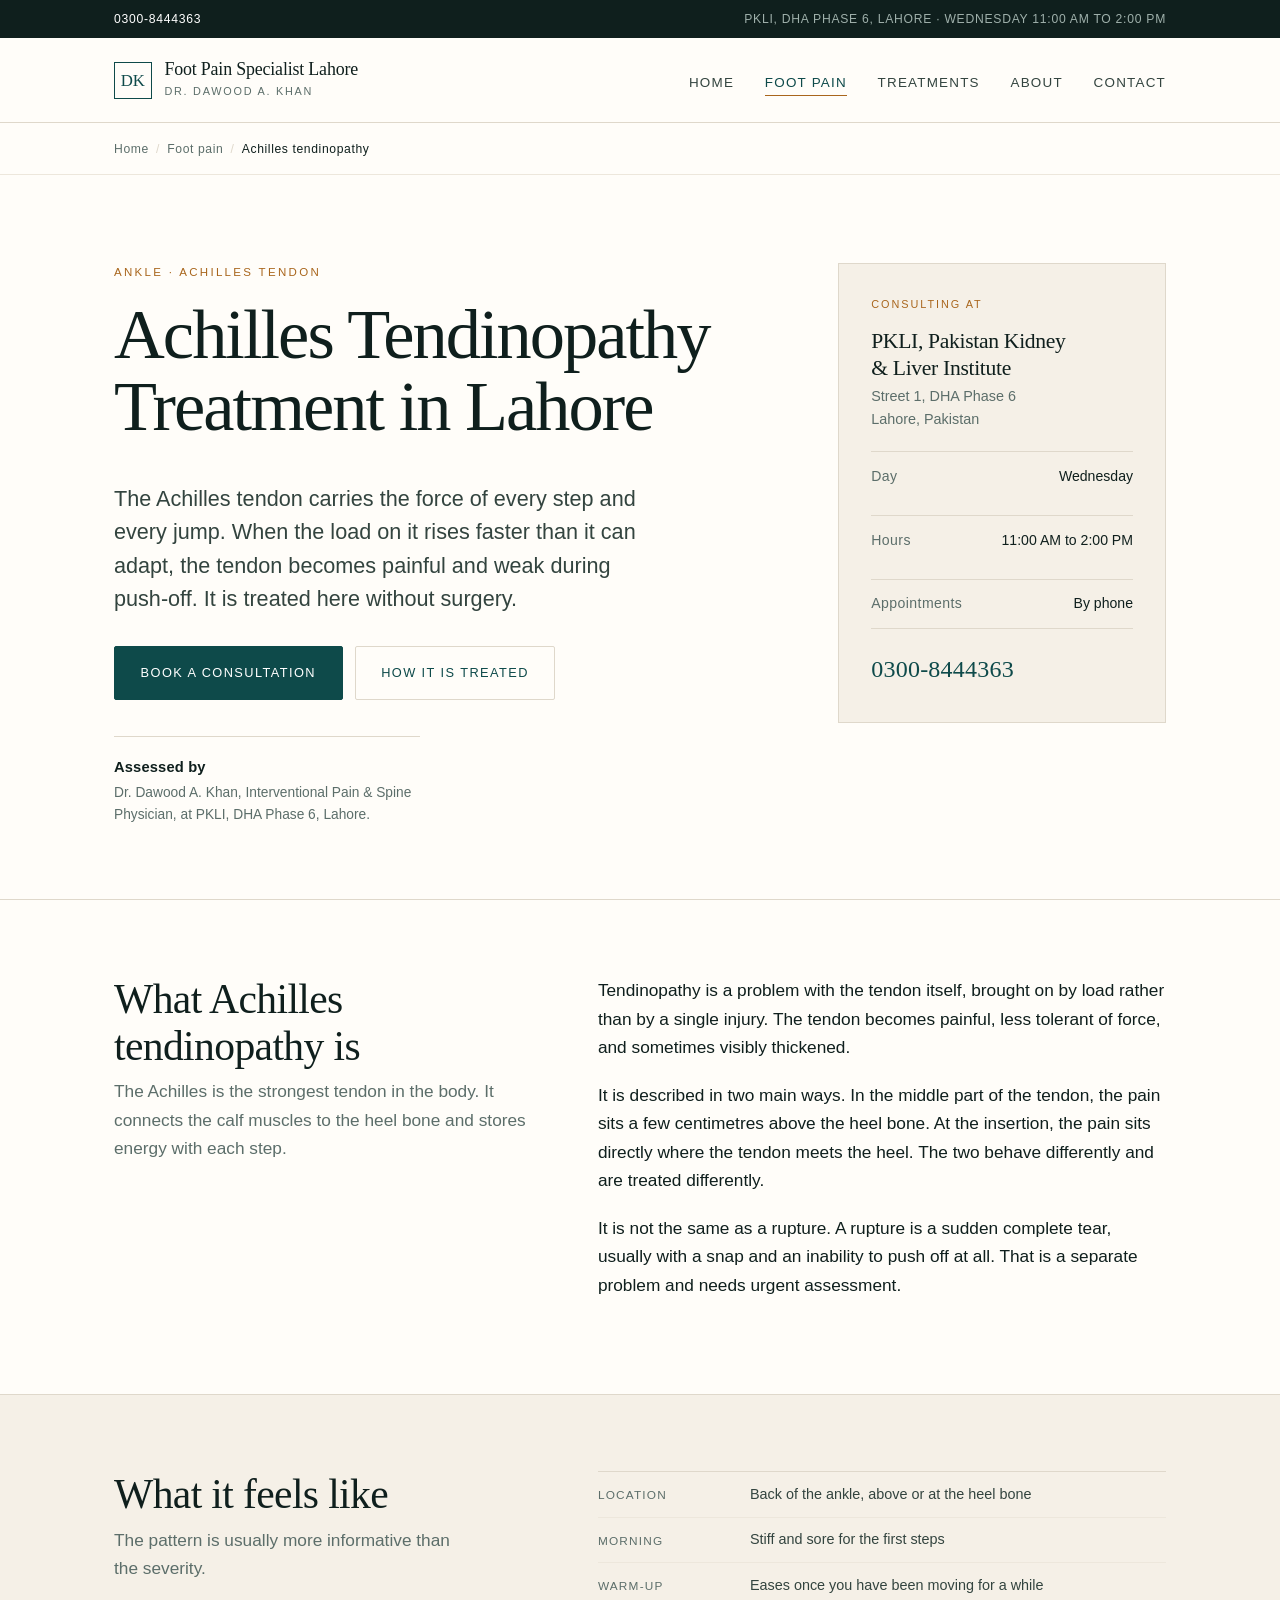
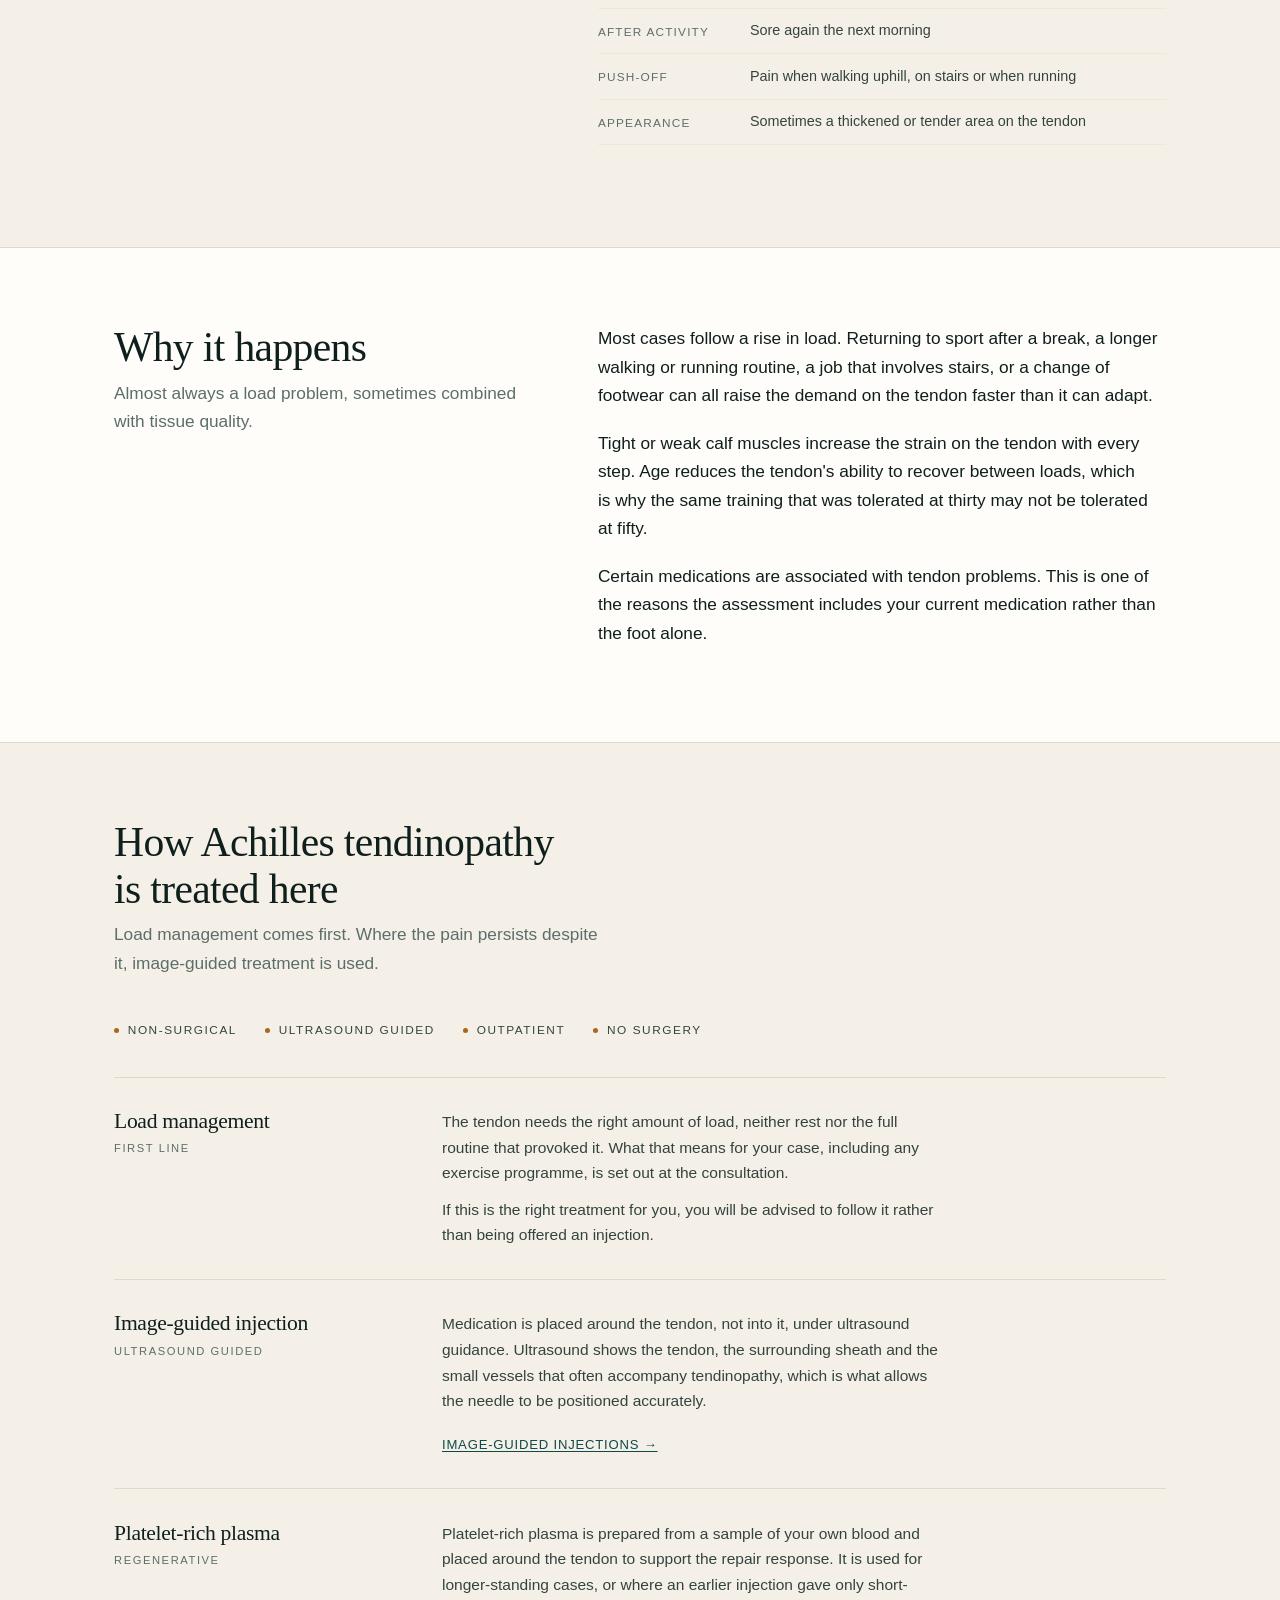
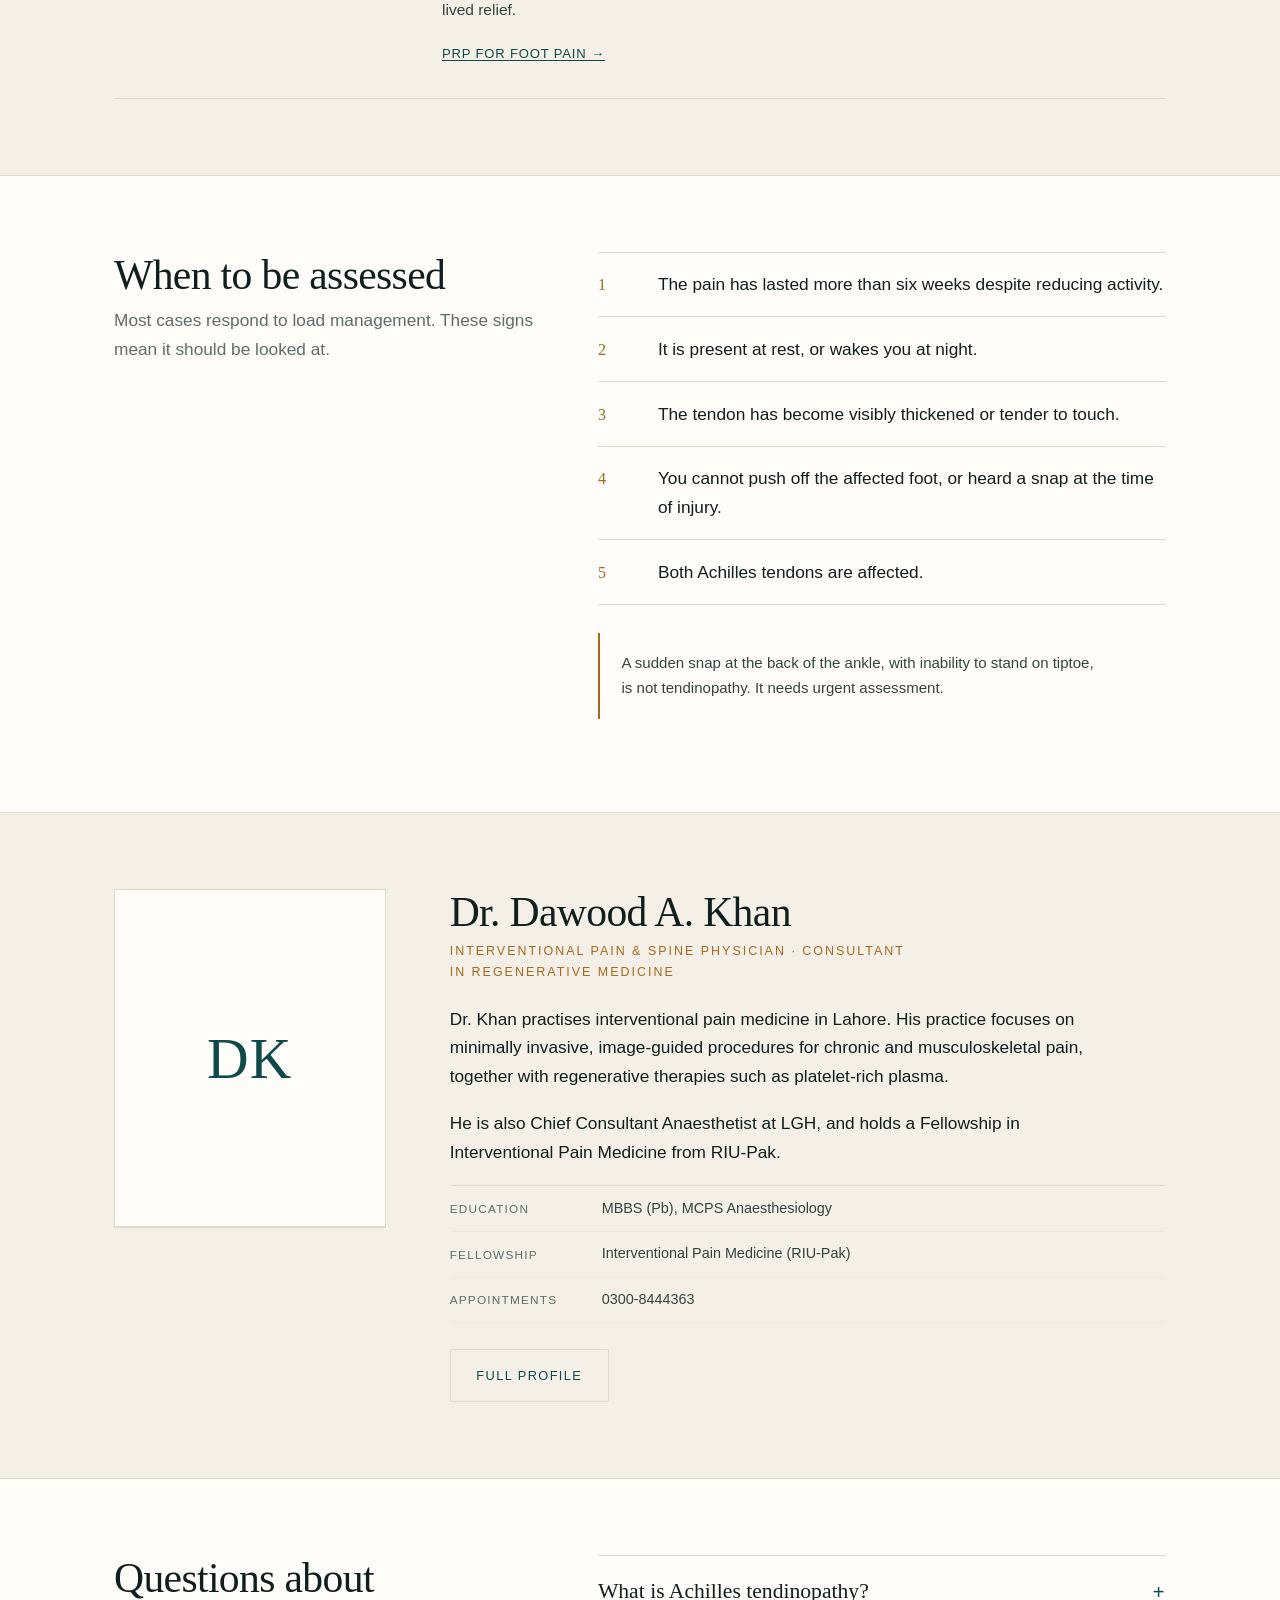
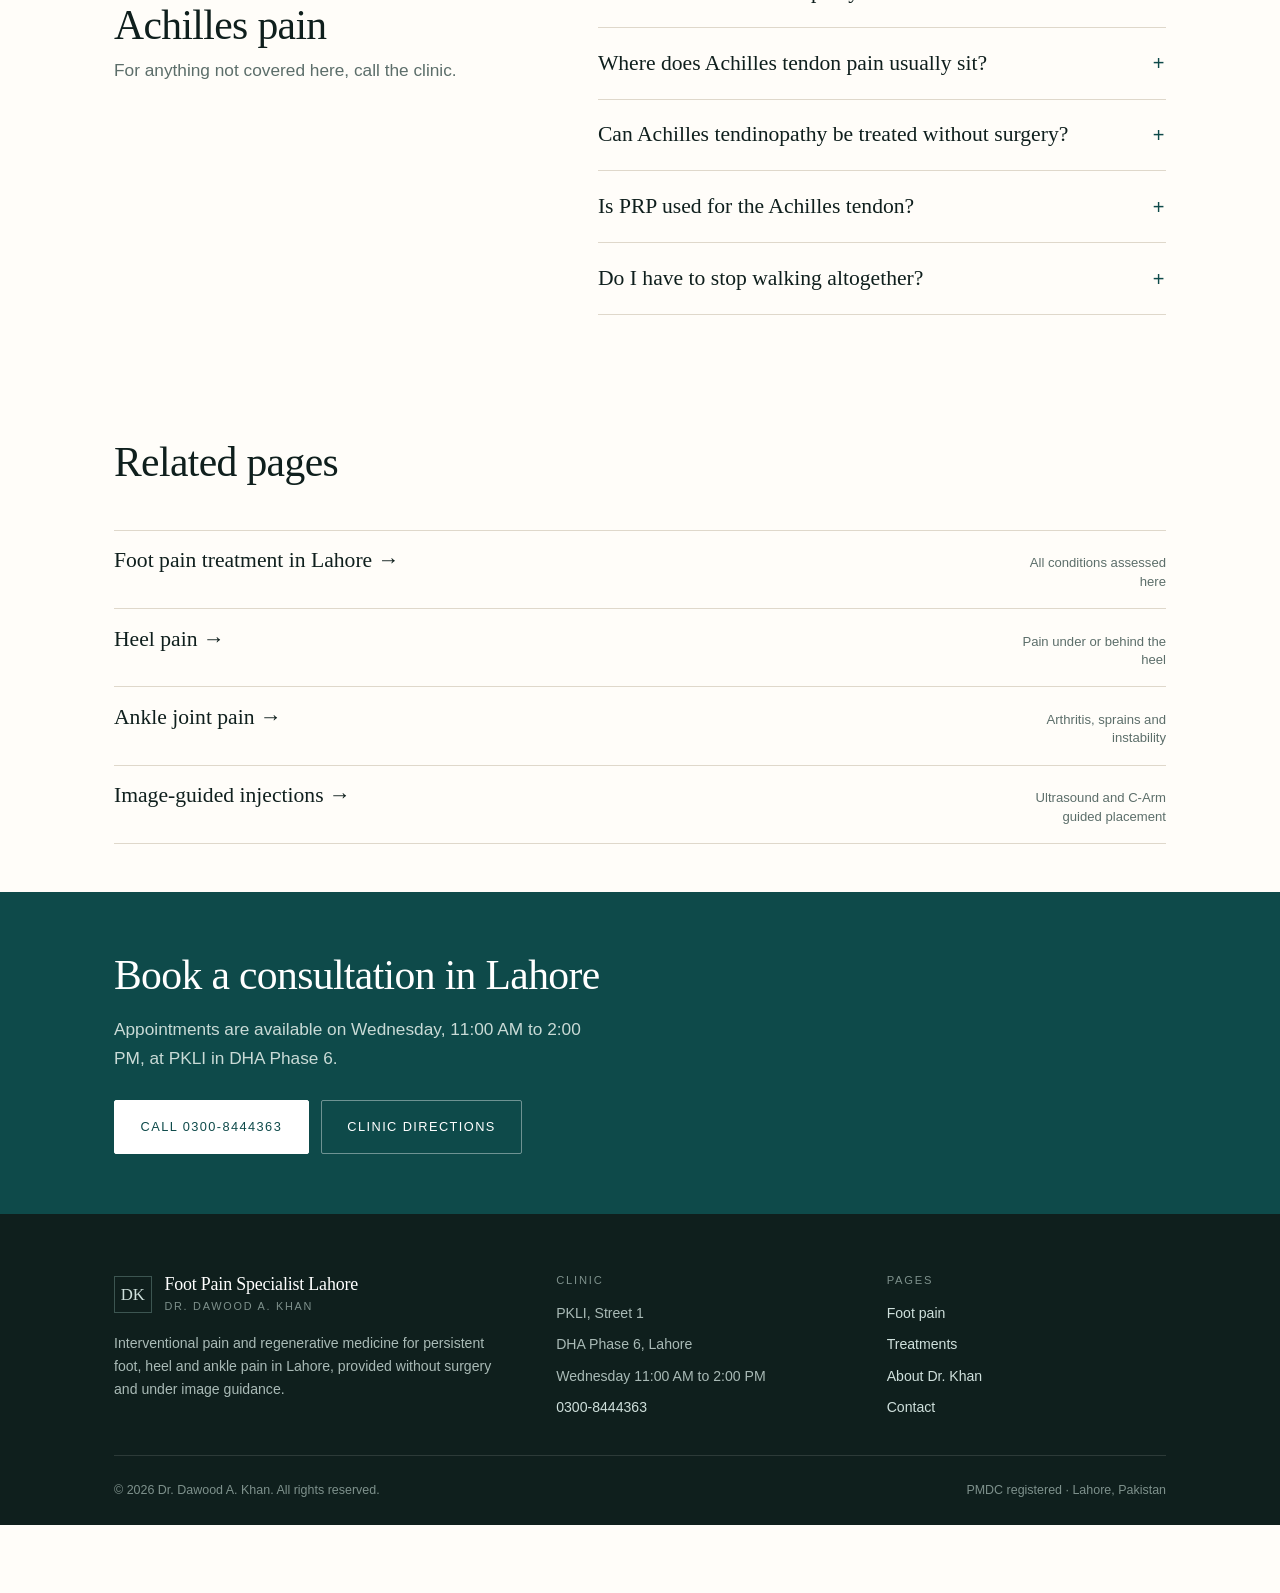
<file: foot-pain/achilles-tendinopathy/index.html>
<!DOCTYPE html>
<html lang="en-PK">
<head>
<meta charset="utf-8">
<meta name="viewport" content="width=device-width, initial-scale=1">

<title>Achilles Tendinopathy Treatment in Lahore | Dr. Dawood</title>
<meta name="description" content="Achilles tendon pain treatment in Lahore. Assessed and treated without surgery with image-guided injections and PRP at PKLI, DHA Phase 6.">
<link rel="canonical" href="https://doctor-profile-pakistan.github.io/foot-pain-specialist-lahore/foot-pain/achilles-tendinopathy/">

<meta name="robots" content="index, follow, max-image-preview:large">
<meta name="author" content="Dr. Dawood A. Khan">

<meta property="og:type" content="article">
<meta property="og:site_name" content="Foot Pain Specialist Lahore">
<meta property="og:title" content="Achilles Tendinopathy Treatment in Lahore">
<meta property="og:description" content="Pain and stiffness at the back of the ankle, assessed and treated without surgery.">
<meta property="og:url" content="https://doctor-profile-pakistan.github.io/foot-pain-specialist-lahore/foot-pain/achilles-tendinopathy/">
<meta property="og:locale" content="en_PK">
<meta name="twitter:card" content="summary">
<meta name="twitter:title" content="Achilles Tendinopathy Treatment in Lahore">
<meta name="twitter:description" content="Pain and stiffness at the back of the ankle, assessed and treated without surgery.">

<meta name="theme-color" content="#0E4A4A">
<link rel="icon" href="../../assets/img/favicon.svg" type="image/svg+xml">
<link rel="stylesheet" href="../../assets/css/theme.css">

<script type="application/ld+json">
{
  "@context": "https://schema.org",
  "@graph": [
    {
      "@type": "MedicalWebPage",
      "@id": "https://doctor-profile-pakistan.github.io/foot-pain-specialist-lahore/foot-pain/achilles-tendinopathy/#webpage",
      "url": "https://doctor-profile-pakistan.github.io/foot-pain-specialist-lahore/foot-pain/achilles-tendinopathy/",
      "name": "Achilles Tendinopathy Treatment in Lahore",
      "description": "What Achilles tendinopathy feels like, why it happens, and how it is treated without surgery in Lahore.",
      "inLanguage": "en-PK",
      "about": { "@type": "MedicalCondition", "name": "Achilles tendinopathy" },
      "mainEntity": { "@id": "https://doctor-profile-pakistan.github.io/foot-pain-specialist-lahore/#physician" }
    },
    {
      "@type": "Physician",
      "@id": "https://doctor-profile-pakistan.github.io/foot-pain-specialist-lahore/#physician",
      "name": "Dr. Dawood A. Khan",
      "jobTitle": "Interventional Pain & Spine Physician",
      "url": "https://doctor-profile-pakistan.github.io/foot-pain-specialist-lahore/about-dr-dawood-a-khan/",
      "telephone": "+923008444363",
      "address": {
        "@type": "PostalAddress",
        "streetAddress": "Street 1, DHA Phase 6",
        "addressLocality": "Lahore",
        "addressRegion": "Punjab",
        "addressCountry": "PK"
      }
    },
    {
      "@type": "FAQPage",
      "@id": "https://doctor-profile-pakistan.github.io/foot-pain-specialist-lahore/foot-pain/achilles-tendinopathy/#faq",
      "mainEntity": [
        {
          "@type": "Question",
          "name": "What is Achilles tendinopathy?",
          "acceptedAnswer": {
            "@type": "Answer",
            "text": "It is a problem in the Achilles tendon caused by load exceeding what the tendon can adapt to. The tendon becomes painful and less able to tolerate force, particularly during push-off."
          }
        },
        {
          "@type": "Question",
          "name": "Where does Achilles tendon pain usually sit?",
          "acceptedAnswer": {
            "@type": "Answer",
            "text": "Either a few centimetres above the heel bone, in the middle part of the tendon, or directly at the point where the tendon attaches to the heel. The two are assessed and treated slightly differently."
          }
        },
        {
          "@type": "Question",
          "name": "Can Achilles tendinopathy be treated without surgery?",
          "acceptedAnswer": {
            "@type": "Answer",
            "text": "In most cases, yes. Treatment here is non-surgical and includes load management, image-guided injections and platelet-rich plasma."
          }
        },
        {
          "@type": "Question",
          "name": "Is PRP used for the Achilles tendon?",
          "acceptedAnswer": {
            "@type": "Answer",
            "text": "Yes. Platelet-rich plasma prepared from your own blood can be injected around the tendon under image guidance. Suitability is decided at the consultation."
          }
        },
        {
          "@type": "Question",
          "name": "Do I have to stop walking altogether?",
          "acceptedAnswer": {
            "@type": "Answer",
            "text": "Load is usually adjusted rather than removed completely. What that means for your particular case is decided at the consultation, after the tendon has been examined."
          }
        }
      ]
    },
    {
      "@type": "BreadcrumbList",
      "@id": "https://doctor-profile-pakistan.github.io/foot-pain-specialist-lahore/foot-pain/achilles-tendinopathy/#breadcrumb",
      "itemListElement": [
        { "@type": "ListItem", "position": 1, "name": "Home", "item": "https://doctor-profile-pakistan.github.io/foot-pain-specialist-lahore/" },
        { "@type": "ListItem", "position": 2, "name": "Foot pain", "item": "https://doctor-profile-pakistan.github.io/foot-pain-specialist-lahore/foot-pain/" },
        { "@type": "ListItem", "position": 3, "name": "Achilles tendinopathy", "item": "https://doctor-profile-pakistan.github.io/foot-pain-specialist-lahore/foot-pain/achilles-tendinopathy/" }
      ]
    }
  ]
}
</script>
</head>
<body>

<a class="skip" href="#main">Skip to content</a>

<div class="utility">
  <div class="wrap">
    <a href="tel:+923008444363">0300-8444363</a>
    <span class="hours">PKLI, DHA Phase 6, Lahore &middot; Wednesday 11:00 AM to 2:00 PM</span>
  </div>
</div>

<header class="site-header">
  <div class="wrap">
    <a class="brand" href="../../">
      <span class="brand-mark" aria-hidden="true">DK</span>
      <span class="brand-text">
        <span class="brand-name">Foot Pain Specialist Lahore</span>
        <span class="brand-sub">Dr. Dawood A. Khan</span>
      </span>
    </a>

    <button class="nav-toggle" type="button" aria-expanded="false" aria-controls="primary-nav">
      <span class="nav-toggle-bars" aria-hidden="true"></span> Menu
    </button>

    <nav class="nav" id="primary-nav" aria-label="Primary">
      <ul class="nav-list">
        <li><a href="../../">Home</a></li>
        <li><a href="../" aria-current="page">Foot Pain</a></li>
        <li><a href="../../treatments/">Treatments</a></li>
        <li><a href="../../about-dr-dawood-a-khan/">About</a></li>
        <li><a href="../../contact/">Contact</a></li>
      </ul>
    </nav>
  </div>
</header>

<nav class="crumbs" aria-label="Breadcrumb">
  <div class="wrap">
    <ol>
      <li><a href="../../">Home</a></li>
      <li><a href="../">Foot pain</a></li>
      <li><span aria-current="page">Achilles tendinopathy</span></li>
    </ol>
  </div>
</nav>

<main id="main">

  <section class="hero">
    <div class="wrap hero-grid">
      <div>
        <p class="eyebrow">Ankle &middot; Achilles Tendon</p>
        <h1>Achilles Tendinopathy Treatment in Lahore</h1>
        <p class="lead">The Achilles tendon carries the force of every step and every jump. When the load on it rises faster than it can adapt, the tendon becomes painful and weak during push-off. It is treated here without surgery.</p>

        <div class="hero-actions">
          <a class="btn btn-primary" href="tel:+923008444363">Book a consultation</a>
          <a class="btn btn-ghost" href="#treatment">How it is treated</a>
        </div>

        <div class="credential-strip">
          <strong>Assessed by</strong>
          Dr. Dawood A. Khan, Interventional Pain &amp; Spine Physician, at PKLI, DHA Phase 6, Lahore.
        </div>
      </div>

      <aside class="clinic-card" aria-label="Clinic details">
        <p class="card-kicker">Consulting at</p>
        <h2>PKLI, Pakistan Kidney &amp; Liver Institute</h2>
        <p class="addr">Street 1, DHA Phase 6<br>Lahore, Pakistan</p>

        <dl class="kv">
          <dt>Day</dt>
          <dd>Wednesday</dd>
        </dl>
        <dl class="kv">
          <dt>Hours</dt>
          <dd>11:00 AM to 2:00 PM</dd>
        </dl>
        <dl class="kv">
          <dt>Appointments</dt>
          <dd>By phone</dd>
        </dl>

        <a class="phone" href="tel:+923008444363">0300-8444363</a>
      </aside>
    </div>
  </section>

  <section class="section">
    <div class="wrap split">
      <div class="section-head">
        <h2>What Achilles tendinopathy is</h2>
        <p>The Achilles is the strongest tendon in the body. It connects the calf muscles to the heel bone and stores energy with each step.</p>
      </div>

      <div>
        <p>Tendinopathy is a problem with the tendon itself, brought on by load rather than by a single injury. The tendon becomes painful, less tolerant of force, and sometimes visibly thickened.</p>
        <p>It is described in two main ways. In the middle part of the tendon, the pain sits a few centimetres above the heel bone. At the insertion, the pain sits directly where the tendon meets the heel. The two behave differently and are treated differently.</p>
        <p>It is not the same as a rupture. A rupture is a sudden complete tear, usually with a snap and an inability to push off at all. That is a separate problem and needs urgent assessment.</p>
      </div>
    </div>
  </section>

  <section class="section section--sand">
    <div class="wrap split">
      <div class="section-head">
        <h2>What it feels like</h2>
        <p>The pattern is usually more informative than the severity.</p>
      </div>

      <div>
        <ul class="cred-list">
          <li><span>Location</span><span>Back of the ankle, above or at the heel bone</span></li>
          <li><span>Morning</span><span>Stiff and sore for the first steps</span></li>
          <li><span>Warm-up</span><span>Eases once you have been moving for a while</span></li>
          <li><span>After activity</span><span>Sore again the next morning</span></li>
          <li><span>Push-off</span><span>Pain when walking uphill, on stairs or when running</span></li>
          <li><span>Appearance</span><span>Sometimes a thickened or tender area on the tendon</span></li>
        </ul>
      </div>
    </div>
  </section>

  <section class="section">
    <div class="wrap split">
      <div class="section-head">
        <h2>Why it happens</h2>
        <p>Almost always a load problem, sometimes combined with tissue quality.</p>
      </div>

      <div>
        <p>Most cases follow a rise in load. Returning to sport after a break, a longer walking or running routine, a job that involves stairs, or a change of footwear can all raise the demand on the tendon faster than it can adapt.</p>
        <p>Tight or weak calf muscles increase the strain on the tendon with every step. Age reduces the tendon's ability to recover between loads, which is why the same training that was tolerated at thirty may not be tolerated at fifty.</p>
        <p>Certain medications are associated with tendon problems. This is one of the reasons the assessment includes your current medication rather than the foot alone.</p>
      </div>
    </div>
  </section>

  <section class="section section--sand" id="treatment">
    <div class="wrap">
      <div class="section-head">
        <h2>How Achilles tendinopathy is treated here</h2>
        <p>Load management comes first. Where the pain persists despite it, image-guided treatment is used.</p>
      </div>

      <ul class="attrs">
        <li>Non-surgical</li>
        <li>Ultrasound guided</li>
        <li>Outpatient</li>
        <li>No surgery</li>
      </ul>

      <div class="therapy">
        <article>
          <div>
            <h3>Load management</h3>
            <span class="therapy-sub">First line</span>
          </div>
          <div>
            <p>The tendon needs the right amount of load, neither rest nor the full routine that provoked it. What that means for your case, including any exercise programme, is set out at the consultation.</p>
            <p>If this is the right treatment for you, you will be advised to follow it rather than being offered an injection.</p>
          </div>
        </article>

        <article>
          <div>
            <h3>Image-guided injection</h3>
            <span class="therapy-sub">Ultrasound guided</span>
          </div>
          <div>
            <p>Medication is placed around the tendon, not into it, under ultrasound guidance. Ultrasound shows the tendon, the surrounding sheath and the small vessels that often accompany tendinopathy, which is what allows the needle to be positioned accurately.</p>
            <a class="link" href="../../treatments/image-guided-injections/">Image-guided injections &rarr;</a>
          </div>
        </article>

        <article>
          <div>
            <h3>Platelet-rich plasma</h3>
            <span class="therapy-sub">Regenerative</span>
          </div>
          <div>
            <p>Platelet-rich plasma is prepared from a sample of your own blood and placed around the tendon to support the repair response. It is used for longer-standing cases, or where an earlier injection gave only short-lived relief.</p>
            <a class="link" href="../../treatments/prp-injection-foot-pain/">PRP for foot pain &rarr;</a>
          </div>
        </article>
      </div>
    </div>
  </section>

  <section class="section">
    <div class="wrap split">
      <div class="section-head">
        <h2>When to be assessed</h2>
        <p>Most cases respond to load management. These signs mean it should be looked at.</p>
      </div>

      <div>
        <ol class="steps">
          <li><p>The pain has lasted more than six weeks despite reducing activity.</p></li>
          <li><p>It is present at rest, or wakes you at night.</p></li>
          <li><p>The tendon has become visibly thickened or tender to touch.</p></li>
          <li><p>You cannot push off the affected foot, or heard a snap at the time of injury.</p></li>
          <li><p>Both Achilles tendons are affected.</p></li>
        </ol>

        <p class="note">A sudden snap at the back of the ankle, with inability to stand on tiptoe, is not tendinopathy. It needs urgent assessment.</p>
      </div>
    </div>
  </section>

  <section class="section section--sand">
    <div class="wrap doctor-grid">
      <div class="monogram" aria-hidden="true"><span>DK</span></div>

      <div class="doctor-body">
        <h2>Dr. Dawood A. Khan</h2>
        <p class="doctor-role">Interventional Pain &amp; Spine Physician &middot; Consultant in Regenerative Medicine</p>

        <p>Dr. Khan practises interventional pain medicine in Lahore. His practice focuses on minimally invasive, image-guided procedures for chronic and musculoskeletal pain, together with regenerative therapies such as platelet-rich plasma.</p>
        <p>He is also Chief Consultant Anaesthetist at LGH, and holds a Fellowship in Interventional Pain Medicine from RIU-Pak.</p>

        <ul class="cred-list">
          <li><span>Education</span><span>MBBS (Pb), MCPS Anaesthesiology</span></li>
          <li><span>Fellowship</span><span>Interventional Pain Medicine (RIU-Pak)</span></li>
          <li><span>Appointments</span><span>0300-8444363</span></li>
        </ul>

        <a class="btn btn-ghost" href="../../about-dr-dawood-a-khan/">Full profile</a>
      </div>
    </div>
  </section>

  <section class="section">
    <div class="wrap split">
      <div class="section-head">
        <h2>Questions about Achilles pain</h2>
        <p>For anything not covered here, call the clinic.</p>
      </div>

      <div class="faq">
        <details>
          <summary>What is Achilles tendinopathy?</summary>
          <div class="answer">
            <p>It is a problem in the Achilles tendon caused by load exceeding what the tendon can adapt to. The tendon becomes painful and less able to tolerate force, particularly during push-off.</p>
          </div>
        </details>

        <details>
          <summary>Where does Achilles tendon pain usually sit?</summary>
          <div class="answer">
            <p>Either a few centimetres above the heel bone, in the middle part of the tendon, or directly at the point where the tendon attaches to the heel. The two are assessed and treated slightly differently.</p>
          </div>
        </details>

        <details>
          <summary>Can Achilles tendinopathy be treated without surgery?</summary>
          <div class="answer">
            <p>In most cases, yes. Treatment here is non-surgical and includes load management, image-guided injections and platelet-rich plasma.</p>
          </div>
        </details>

        <details>
          <summary>Is PRP used for the Achilles tendon?</summary>
          <div class="answer">
            <p>Yes. Platelet-rich plasma prepared from your own blood can be injected around the tendon under image guidance. Suitability is decided at the consultation.</p>
          </div>
        </details>

        <details>
          <summary>Do I have to stop walking altogether?</summary>
          <div class="answer">
            <p>Load is usually adjusted rather than removed completely. What that means for your particular case is decided at the consultation, after the tendon has been examined.</p>
          </div>
        </details>
      </div>
    </div>
  </section>

  <section class="section section--tight">
    <div class="wrap">
      <div class="section-head">
        <h2>Related pages</h2>
      </div>
      <ul class="hairline-list">
        <li>
          <a href="../">
            <span class="item-name">Foot pain treatment in Lahore <span class="arrow" aria-hidden="true">&rarr;</span></span>
            <span class="item-note">All conditions assessed here</span>
          </a>
        </li>
        <li>
          <a href="../heel-pain/">
            <span class="item-name">Heel pain <span class="arrow" aria-hidden="true">&rarr;</span></span>
            <span class="item-note">Pain under or behind the heel</span>
          </a>
        </li>
        <li>
          <a href="../ankle-pain/">
            <span class="item-name">Ankle joint pain <span class="arrow" aria-hidden="true">&rarr;</span></span>
            <span class="item-note">Arthritis, sprains and instability</span>
          </a>
        </li>
        <li>
          <a href="../../treatments/image-guided-injections/">
            <span class="item-name">Image-guided injections <span class="arrow" aria-hidden="true">&rarr;</span></span>
            <span class="item-note">Ultrasound and C-Arm guided placement</span>
          </a>
        </li>
      </ul>
    </div>
  </section>

  <section class="cta-band">
    <div class="wrap">
      <h2>Book a consultation in Lahore</h2>
      <p>Appointments are available on Wednesday, 11:00 AM to 2:00 PM, at PKLI in DHA Phase 6.</p>
      <div class="hero-actions" style="margin-bottom:0">
        <a class="btn btn-primary" href="tel:+923008444363">Call 0300-8444363</a>
        <a class="btn btn-ghost" href="../../contact/">Clinic directions</a>
      </div>
    </div>
  </section>

</main>

<footer class="site-footer">
  <div class="wrap">
    <div class="footer-grid">
      <div>
        <a class="brand" href="../../" style="margin-bottom:1rem">
          <span class="brand-mark" aria-hidden="true">DK</span>
          <span class="brand-text">
            <span class="brand-name">Foot Pain Specialist Lahore</span>
            <span class="brand-sub">Dr. Dawood A. Khan</span>
          </span>
        </a>
        <p>Interventional pain and regenerative medicine for persistent foot, heel and ankle pain in Lahore, provided without surgery and under image guidance.</p>
      </div>

      <div>
        <h3>Clinic</h3>
        <ul>
          <li>PKLI, Street 1</li>
          <li>DHA Phase 6, Lahore</li>
          <li>Wednesday 11:00 AM to 2:00 PM</li>
          <li><a href="tel:+923008444363">0300-8444363</a></li>
        </ul>
      </div>

      <div>
        <h3>Pages</h3>
        <ul>
          <li><a href="../">Foot pain</a></li>
          <li><a href="../../treatments/">Treatments</a></li>
          <li><a href="../../about-dr-dawood-a-khan/">About Dr. Khan</a></li>
          <li><a href="../../contact/">Contact</a></li>
        </ul>
      </div>
    </div>

    <div class="footer-legal">
      <p>&copy; 2026 Dr. Dawood A. Khan. All rights reserved.</p>
      <p>PMDC registered &middot; Lahore, Pakistan</p>
    </div>
  </div>
</footer>

<div class="call-bar">
  <a href="tel:+923008444363">Call clinic</a>
  <a href="https://wa.me/923008444363">WhatsApp</a>
</div>

<script src="../../assets/js/site.js" defer></script>
</body>
</html>
</file>
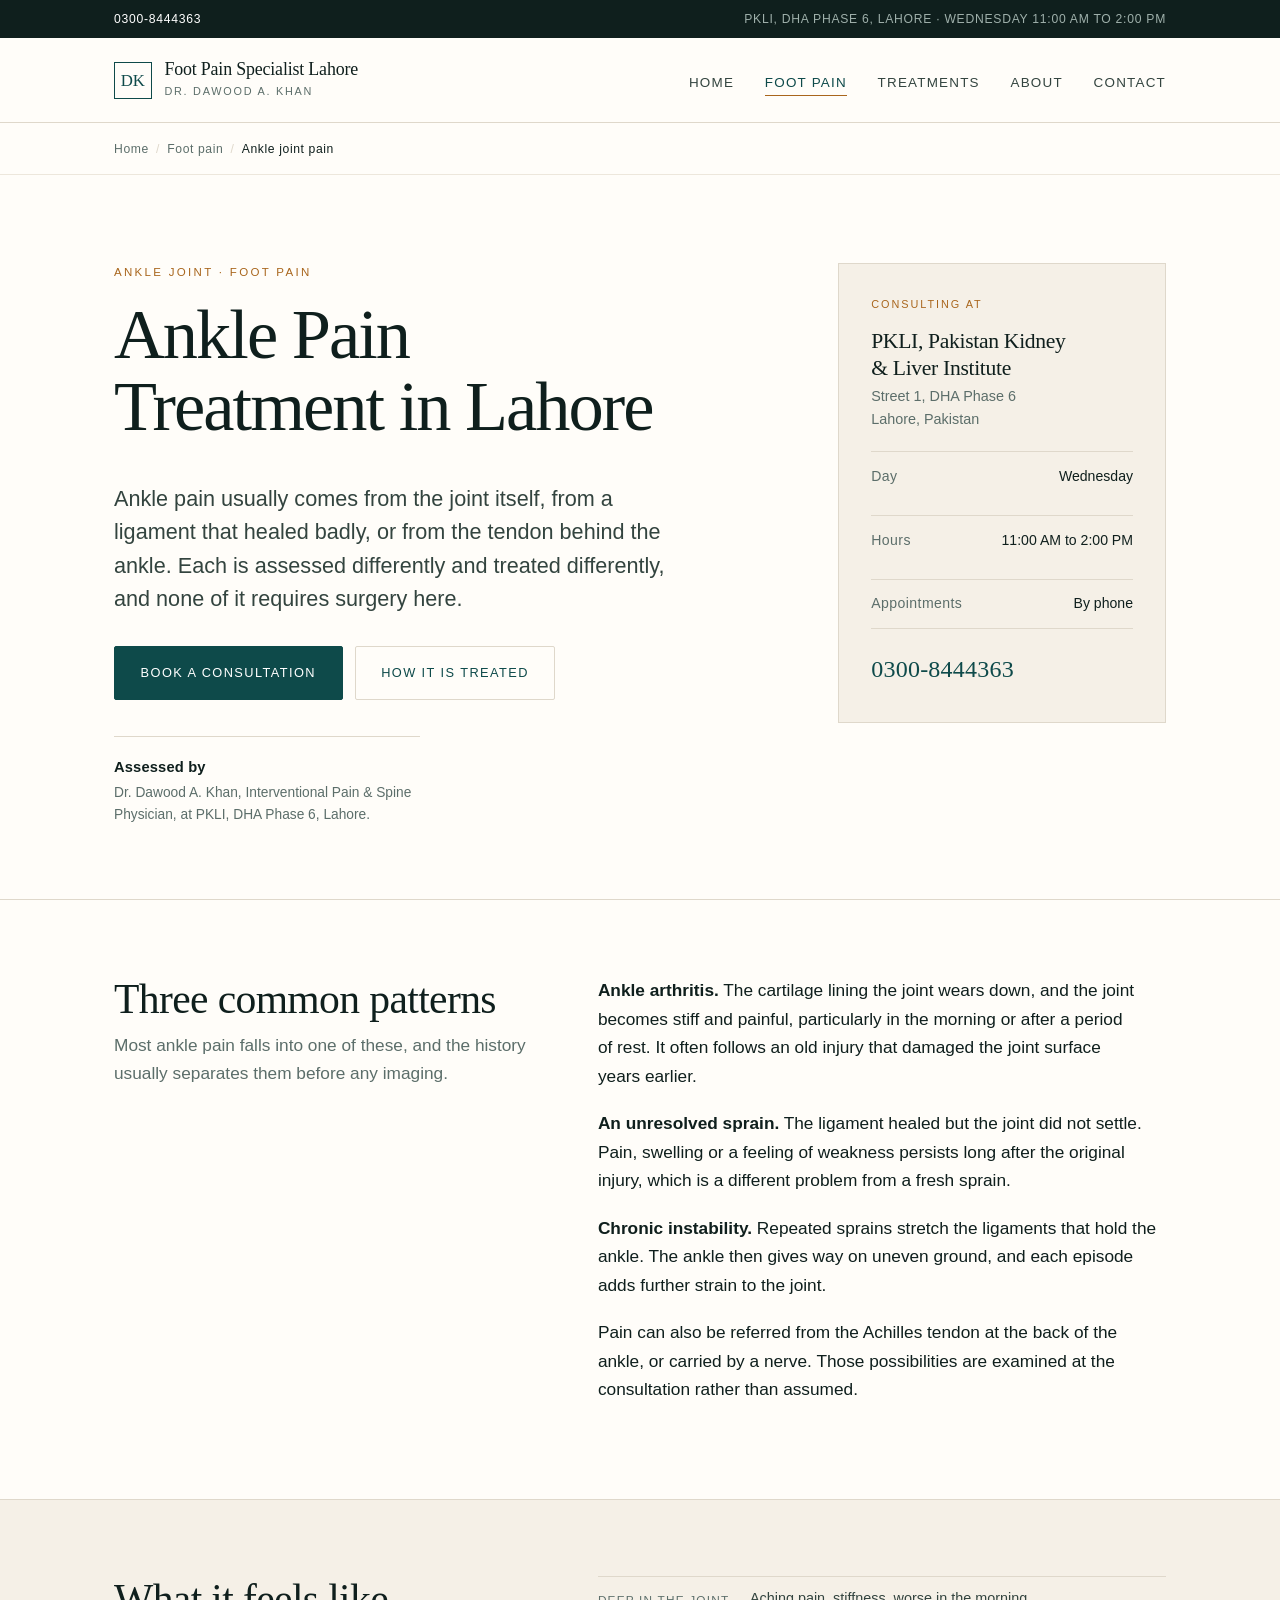
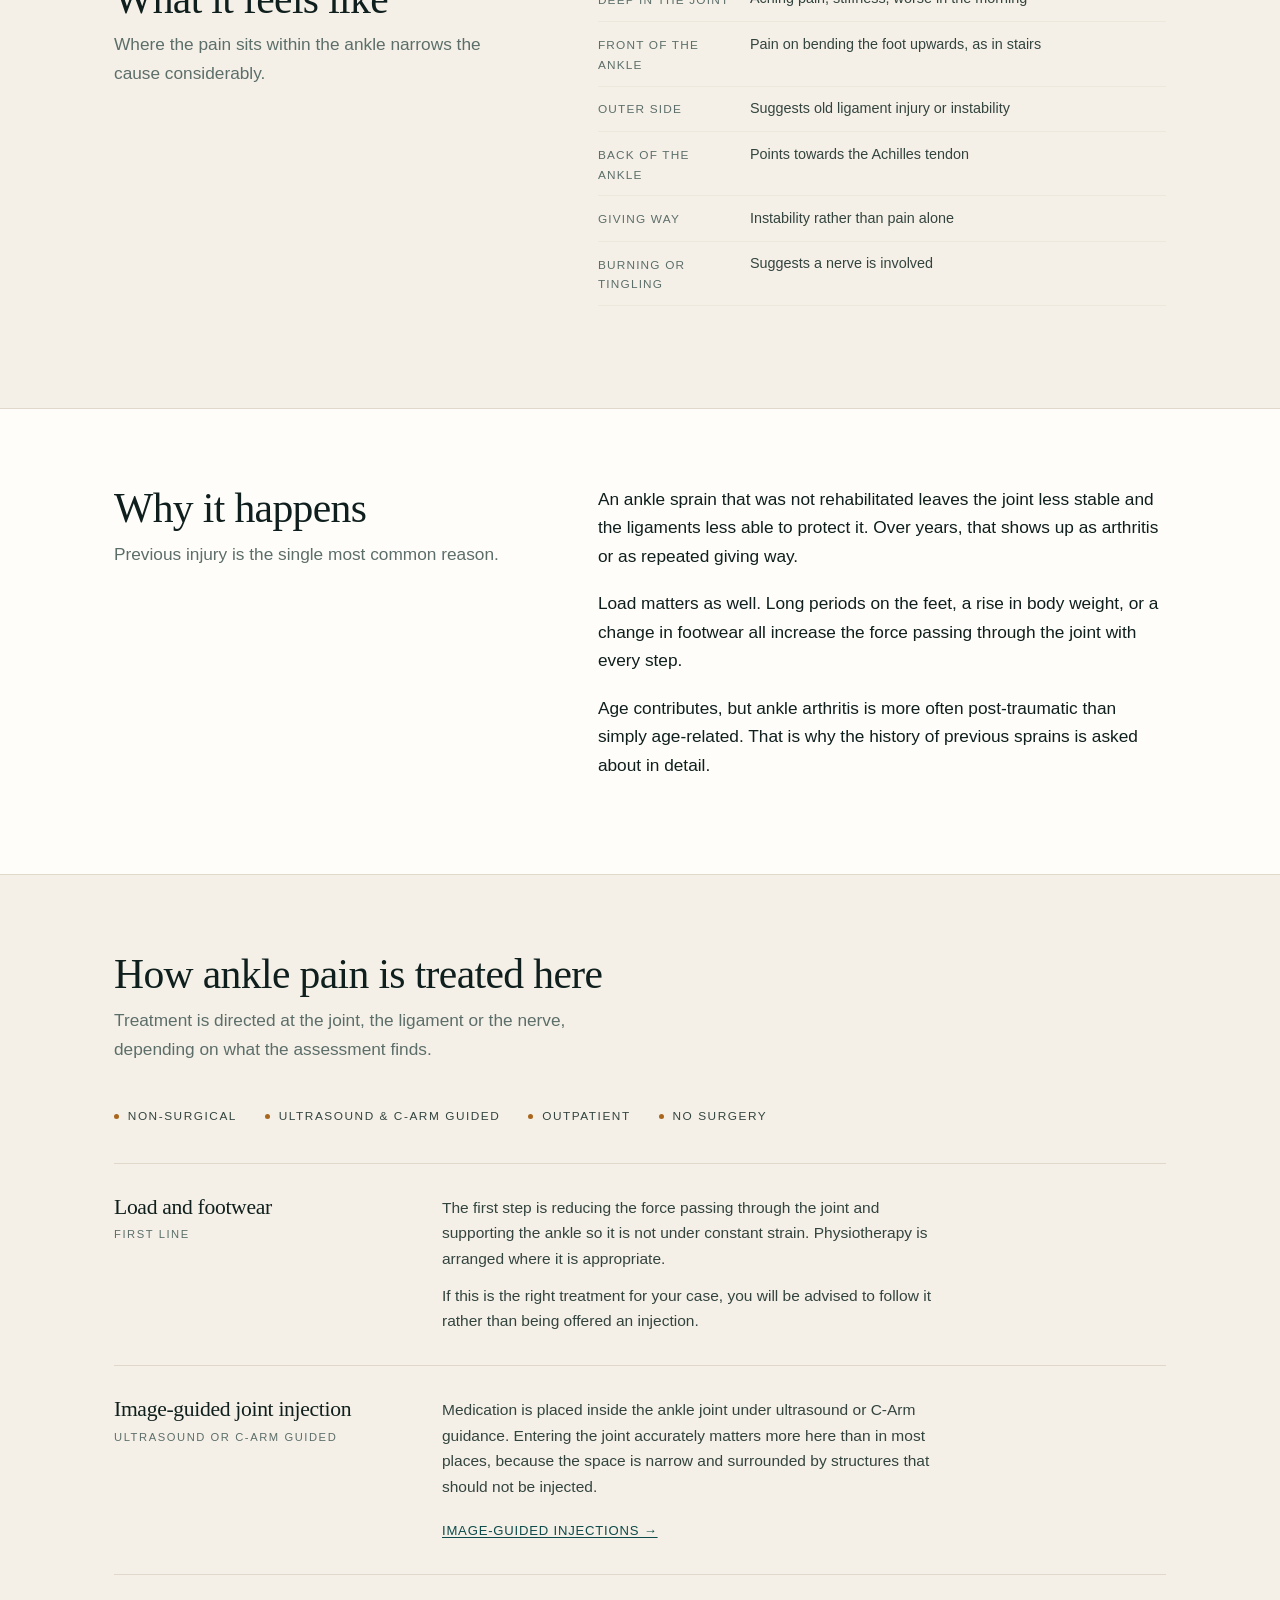
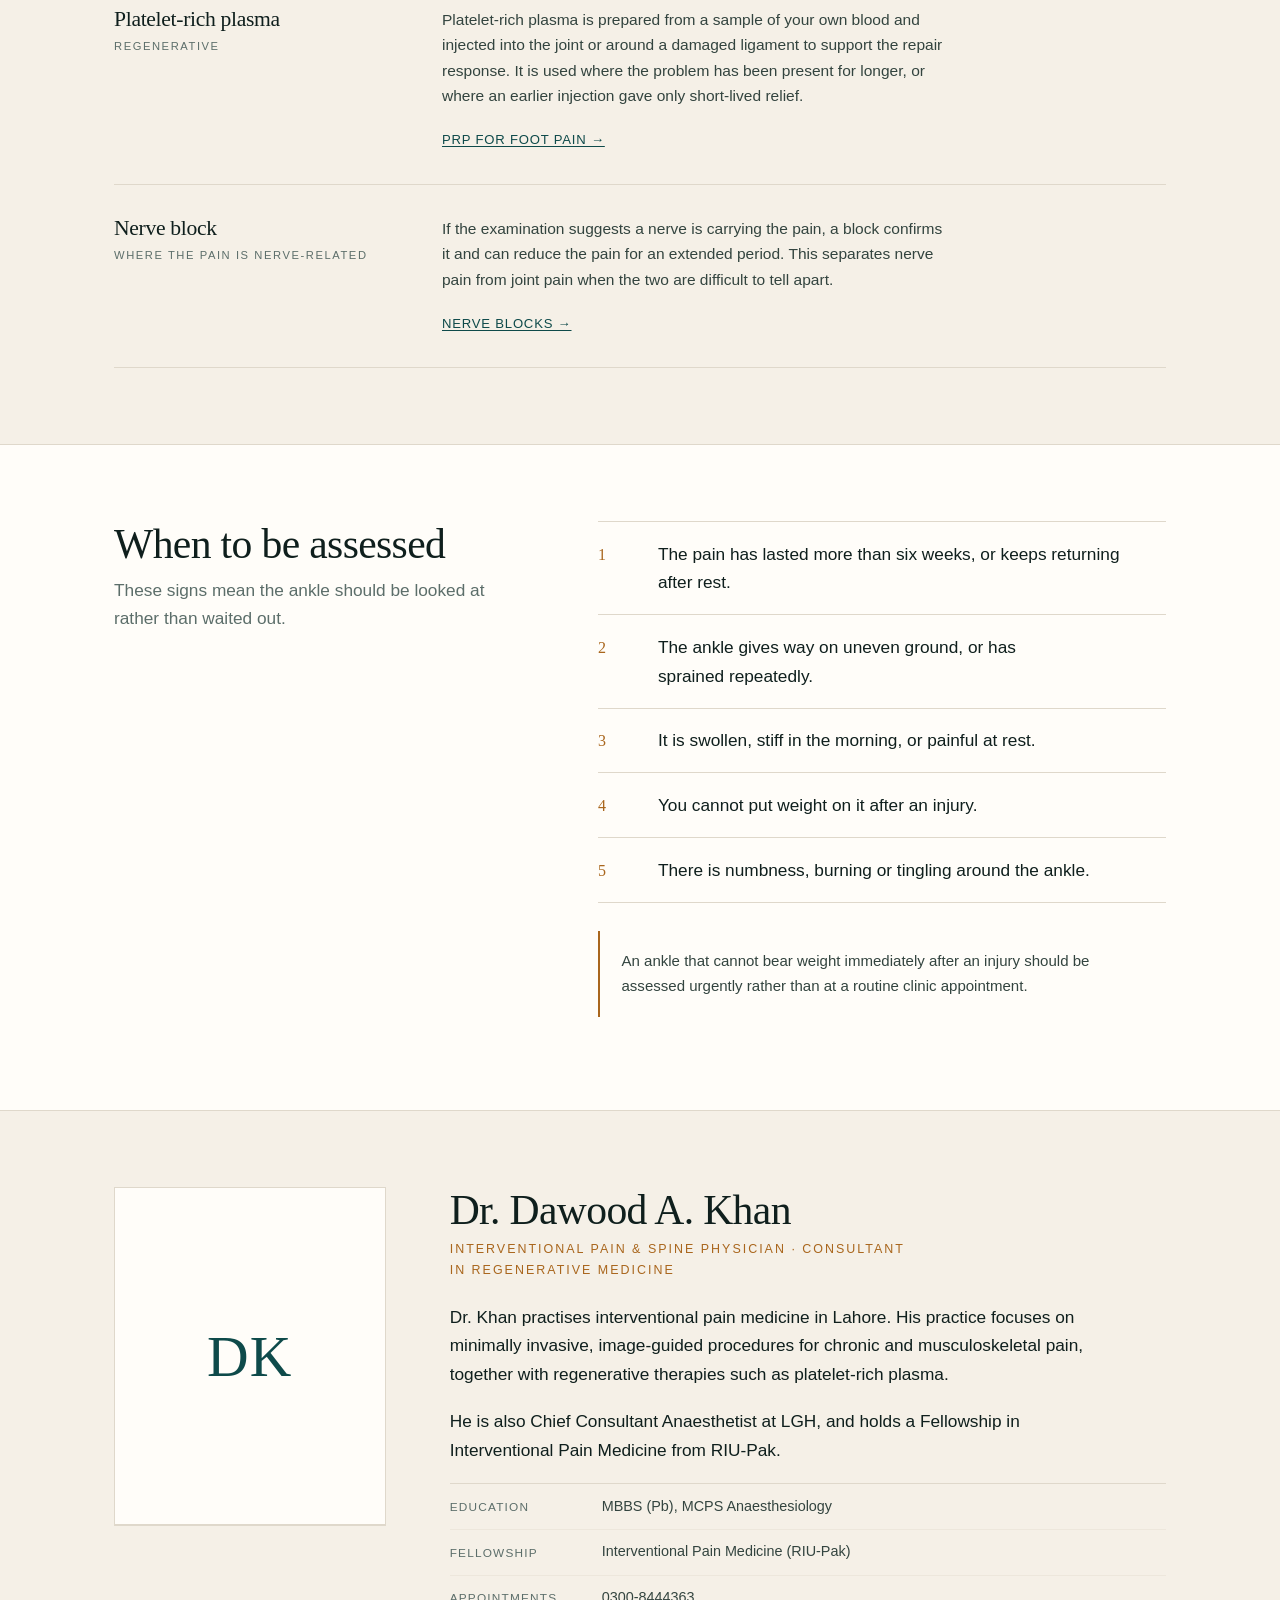
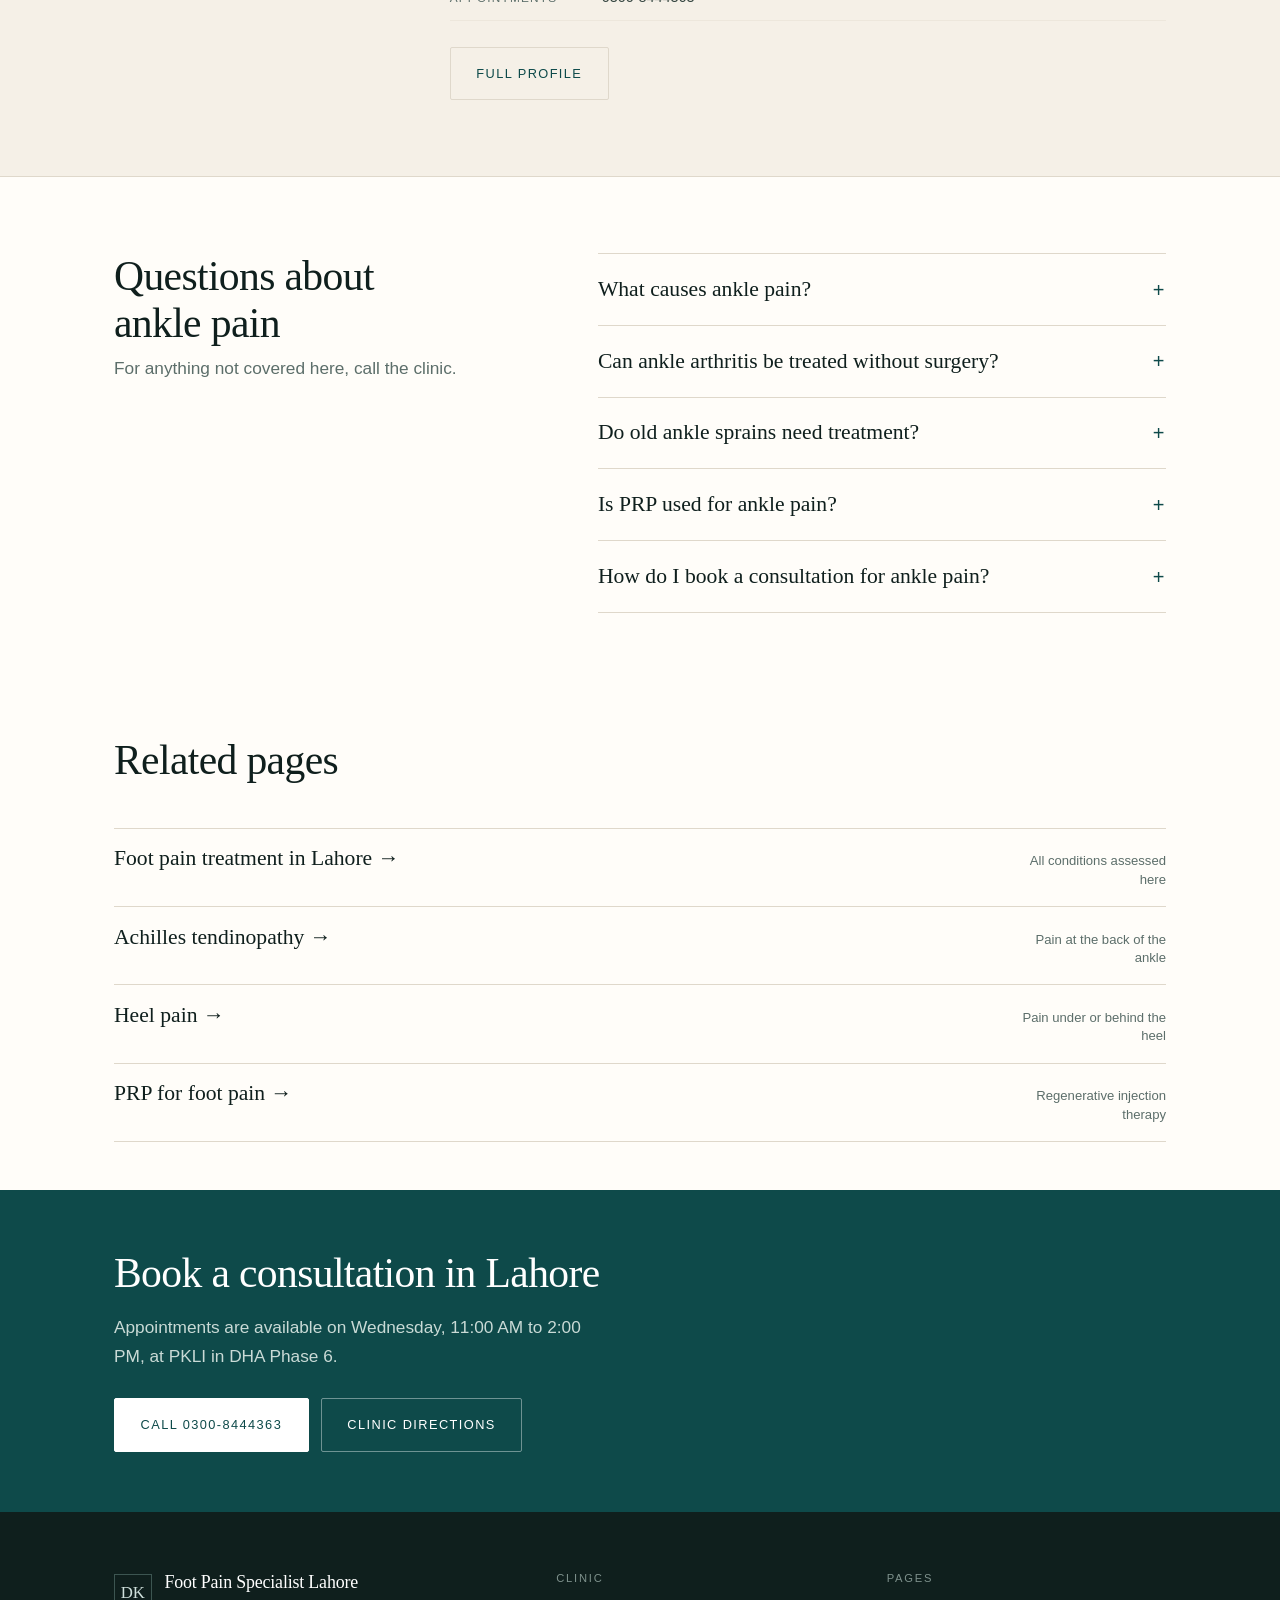
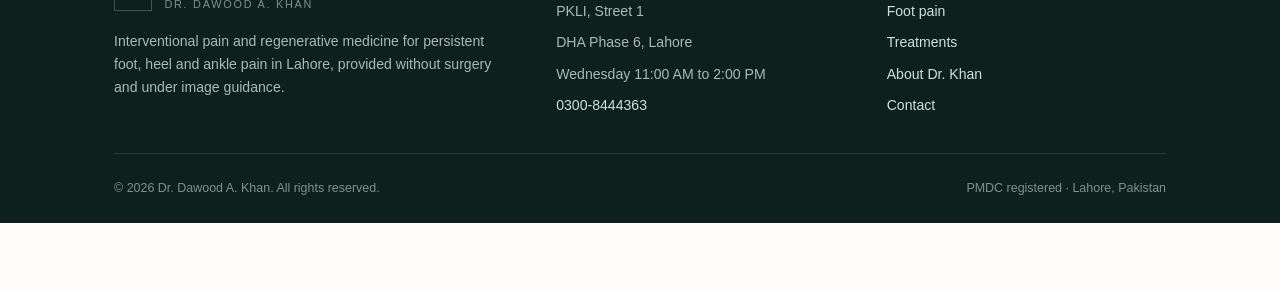
<file: foot-pain/ankle-pain/index.html>
<!DOCTYPE html>
<html lang="en-PK">
<head>
<meta charset="utf-8">
<meta name="viewport" content="width=device-width, initial-scale=1">

<title>Ankle Pain Treatment in Lahore | Dr. Dawood A. Khan</title>
<meta name="description" content="Ankle pain treatment in Lahore. Arthritis, sprains and instability assessed and treated without surgery with image-guided injections and PRP at PKLI.">
<link rel="canonical" href="https://doctor-profile-pakistan.github.io/foot-pain-specialist-lahore/foot-pain/ankle-pain/">

<meta name="robots" content="index, follow, max-image-preview:large">
<meta name="author" content="Dr. Dawood A. Khan">

<meta property="og:type" content="article">
<meta property="og:site_name" content="Foot Pain Specialist Lahore">
<meta property="og:title" content="Ankle Pain Treatment in Lahore">
<meta property="og:description" content="Ankle arthritis, old sprains and instability, assessed and treated without surgery under image guidance.">
<meta property="og:url" content="https://doctor-profile-pakistan.github.io/foot-pain-specialist-lahore/foot-pain/ankle-pain/">
<meta property="og:locale" content="en_PK">
<meta name="twitter:card" content="summary">
<meta name="twitter:title" content="Ankle Pain Treatment in Lahore">
<meta name="twitter:description" content="Ankle arthritis, old sprains and instability, assessed and treated without surgery under image guidance.">

<meta name="theme-color" content="#0E4A4A">
<link rel="icon" href="../../assets/img/favicon.svg" type="image/svg+xml">
<link rel="stylesheet" href="../../assets/css/theme.css">

<script type="application/ld+json">
{
  "@context": "https://schema.org",
  "@graph": [
    {
      "@type": "MedicalWebPage",
      "@id": "https://doctor-profile-pakistan.github.io/foot-pain-specialist-lahore/foot-pain/ankle-pain/#webpage",
      "url": "https://doctor-profile-pakistan.github.io/foot-pain-specialist-lahore/foot-pain/ankle-pain/",
      "name": "Ankle Pain Treatment in Lahore",
      "description": "Ankle arthritis, sprains and chronic instability, assessed and treated without surgery in Lahore.",
      "inLanguage": "en-PK",
      "about": { "@type": "MedicalCondition", "name": "Ankle joint pain" },
      "mainEntity": { "@id": "https://doctor-profile-pakistan.github.io/foot-pain-specialist-lahore/#physician" }
    },
    {
      "@type": "Physician",
      "@id": "https://doctor-profile-pakistan.github.io/foot-pain-specialist-lahore/#physician",
      "name": "Dr. Dawood A. Khan",
      "jobTitle": "Interventional Pain & Spine Physician",
      "url": "https://doctor-profile-pakistan.github.io/foot-pain-specialist-lahore/about-dr-dawood-a-khan/",
      "telephone": "+923008444363",
      "address": {
        "@type": "PostalAddress",
        "streetAddress": "Street 1, DHA Phase 6",
        "addressLocality": "Lahore",
        "addressRegion": "Punjab",
        "addressCountry": "PK"
      }
    },
    {
      "@type": "FAQPage",
      "@id": "https://doctor-profile-pakistan.github.io/foot-pain-specialist-lahore/foot-pain/ankle-pain/#faq",
      "mainEntity": [
        {
          "@type": "Question",
          "name": "What causes ankle pain?",
          "acceptedAnswer": {
            "@type": "Answer",
            "text": "The most common causes are arthritis of the ankle joint, an old sprain that never settled, and chronic instability after repeated sprains. Pain can also be referred from a nerve or from the tendon behind the ankle."
          }
        },
        {
          "@type": "Question",
          "name": "Can ankle arthritis be treated without surgery?",
          "acceptedAnswer": {
            "@type": "Answer",
            "text": "Yes. Treatment here is non-surgical and includes image-guided joint injections and platelet-rich plasma, alongside load and footwear advice. Where the joint has advanced structural damage, that is discussed openly at the consultation."
          }
        },
        {
          "@type": "Question",
          "name": "Do old ankle sprains need treatment?",
          "acceptedAnswer": {
            "@type": "Answer",
            "text": "Not always. A sprain that healed fully needs nothing further. One that left persistent pain, swelling or a feeling that the ankle gives way should be assessed, because ongoing instability can lead to further damage over time."
          }
        },
        {
          "@type": "Question",
          "name": "Is PRP used for ankle pain?",
          "acceptedAnswer": {
            "@type": "Answer",
            "text": "Yes. Platelet-rich plasma prepared from your own blood can be injected into the ankle joint or around a damaged ligament under image guidance. Suitability is decided at the consultation."
          }
        },
        {
          "@type": "Question",
          "name": "How do I book a consultation for ankle pain?",
          "acceptedAnswer": {
            "@type": "Answer",
            "text": "Call 0300-8444363. Dr. Dawood A. Khan consults at PKLI, Street 1, DHA Phase 6, Lahore, on Wednesday from 11:00 AM to 2:00 PM."
          }
        }
      ]
    },
    {
      "@type": "BreadcrumbList",
      "@id": "https://doctor-profile-pakistan.github.io/foot-pain-specialist-lahore/foot-pain/ankle-pain/#breadcrumb",
      "itemListElement": [
        { "@type": "ListItem", "position": 1, "name": "Home", "item": "https://doctor-profile-pakistan.github.io/foot-pain-specialist-lahore/" },
        { "@type": "ListItem", "position": 2, "name": "Foot pain", "item": "https://doctor-profile-pakistan.github.io/foot-pain-specialist-lahore/foot-pain/" },
        { "@type": "ListItem", "position": 3, "name": "Ankle joint pain", "item": "https://doctor-profile-pakistan.github.io/foot-pain-specialist-lahore/foot-pain/ankle-pain/" }
      ]
    }
  ]
}
</script>
</head>
<body>

<a class="skip" href="#main">Skip to content</a>

<div class="utility">
  <div class="wrap">
    <a href="tel:+923008444363">0300-8444363</a>
    <span class="hours">PKLI, DHA Phase 6, Lahore &middot; Wednesday 11:00 AM to 2:00 PM</span>
  </div>
</div>

<header class="site-header">
  <div class="wrap">
    <a class="brand" href="../../">
      <span class="brand-mark" aria-hidden="true">DK</span>
      <span class="brand-text">
        <span class="brand-name">Foot Pain Specialist Lahore</span>
        <span class="brand-sub">Dr. Dawood A. Khan</span>
      </span>
    </a>

    <button class="nav-toggle" type="button" aria-expanded="false" aria-controls="primary-nav">
      <span class="nav-toggle-bars" aria-hidden="true"></span> Menu
    </button>

    <nav class="nav" id="primary-nav" aria-label="Primary">
      <ul class="nav-list">
        <li><a href="../../">Home</a></li>
        <li><a href="../" aria-current="page">Foot Pain</a></li>
        <li><a href="../../treatments/">Treatments</a></li>
        <li><a href="../../about-dr-dawood-a-khan/">About</a></li>
        <li><a href="../../contact/">Contact</a></li>
      </ul>
    </nav>
  </div>
</header>

<nav class="crumbs" aria-label="Breadcrumb">
  <div class="wrap">
    <ol>
      <li><a href="../../">Home</a></li>
      <li><a href="../">Foot pain</a></li>
      <li><span aria-current="page">Ankle joint pain</span></li>
    </ol>
  </div>
</nav>

<main id="main">

  <section class="hero">
    <div class="wrap hero-grid">
      <div>
        <p class="eyebrow">Ankle Joint &middot; Foot Pain</p>
        <h1>Ankle Pain Treatment in Lahore</h1>
        <p class="lead">Ankle pain usually comes from the joint itself, from a ligament that healed badly, or from the tendon behind the ankle. Each is assessed differently and treated differently, and none of it requires surgery here.</p>

        <div class="hero-actions">
          <a class="btn btn-primary" href="tel:+923008444363">Book a consultation</a>
          <a class="btn btn-ghost" href="#treatment">How it is treated</a>
        </div>

        <div class="credential-strip">
          <strong>Assessed by</strong>
          Dr. Dawood A. Khan, Interventional Pain &amp; Spine Physician, at PKLI, DHA Phase 6, Lahore.
        </div>
      </div>

      <aside class="clinic-card" aria-label="Clinic details">
        <p class="card-kicker">Consulting at</p>
        <h2>PKLI, Pakistan Kidney &amp; Liver Institute</h2>
        <p class="addr">Street 1, DHA Phase 6<br>Lahore, Pakistan</p>

        <dl class="kv">
          <dt>Day</dt>
          <dd>Wednesday</dd>
        </dl>
        <dl class="kv">
          <dt>Hours</dt>
          <dd>11:00 AM to 2:00 PM</dd>
        </dl>
        <dl class="kv">
          <dt>Appointments</dt>
          <dd>By phone</dd>
        </dl>

        <a class="phone" href="tel:+923008444363">0300-8444363</a>
      </aside>
    </div>
  </section>

  <section class="section">
    <div class="wrap split">
      <div class="section-head">
        <h2>Three common patterns</h2>
        <p>Most ankle pain falls into one of these, and the history usually separates them before any imaging.</p>
      </div>

      <div>
        <p><strong>Ankle arthritis.</strong> The cartilage lining the joint wears down, and the joint becomes stiff and painful, particularly in the morning or after a period of rest. It often follows an old injury that damaged the joint surface years earlier.</p>
        <p><strong>An unresolved sprain.</strong> The ligament healed but the joint did not settle. Pain, swelling or a feeling of weakness persists long after the original injury, which is a different problem from a fresh sprain.</p>
        <p><strong>Chronic instability.</strong> Repeated sprains stretch the ligaments that hold the ankle. The ankle then gives way on uneven ground, and each episode adds further strain to the joint.</p>
        <p>Pain can also be referred from the Achilles tendon at the back of the ankle, or carried by a nerve. Those possibilities are examined at the consultation rather than assumed.</p>
      </div>
    </div>
  </section>

  <section class="section section--sand">
    <div class="wrap split">
      <div class="section-head">
        <h2>What it feels like</h2>
        <p>Where the pain sits within the ankle narrows the cause considerably.</p>
      </div>

      <div>
        <ul class="cred-list">
          <li><span>Deep in the joint</span><span>Aching pain, stiffness, worse in the morning</span></li>
          <li><span>Front of the ankle</span><span>Pain on bending the foot upwards, as in stairs</span></li>
          <li><span>Outer side</span><span>Suggests old ligament injury or instability</span></li>
          <li><span>Back of the ankle</span><span>Points towards the Achilles tendon</span></li>
          <li><span>Giving way</span><span>Instability rather than pain alone</span></li>
          <li><span>Burning or tingling</span><span>Suggests a nerve is involved</span></li>
        </ul>
      </div>
    </div>
  </section>

  <section class="section">
    <div class="wrap split">
      <div class="section-head">
        <h2>Why it happens</h2>
        <p>Previous injury is the single most common reason.</p>
      </div>

      <div>
        <p>An ankle sprain that was not rehabilitated leaves the joint less stable and the ligaments less able to protect it. Over years, that shows up as arthritis or as repeated giving way.</p>
        <p>Load matters as well. Long periods on the feet, a rise in body weight, or a change in footwear all increase the force passing through the joint with every step.</p>
        <p>Age contributes, but ankle arthritis is more often post-traumatic than simply age-related. That is why the history of previous sprains is asked about in detail.</p>
      </div>
    </div>
  </section>

  <section class="section section--sand" id="treatment">
    <div class="wrap">
      <div class="section-head">
        <h2>How ankle pain is treated here</h2>
        <p>Treatment is directed at the joint, the ligament or the nerve, depending on what the assessment finds.</p>
      </div>

      <ul class="attrs">
        <li>Non-surgical</li>
        <li>Ultrasound &amp; C-Arm guided</li>
        <li>Outpatient</li>
        <li>No surgery</li>
      </ul>

      <div class="therapy">
        <article>
          <div>
            <h3>Load and footwear</h3>
            <span class="therapy-sub">First line</span>
          </div>
          <div>
            <p>The first step is reducing the force passing through the joint and supporting the ankle so it is not under constant strain. Physiotherapy is arranged where it is appropriate.</p>
            <p>If this is the right treatment for your case, you will be advised to follow it rather than being offered an injection.</p>
          </div>
        </article>

        <article>
          <div>
            <h3>Image-guided joint injection</h3>
            <span class="therapy-sub">Ultrasound or C-Arm guided</span>
          </div>
          <div>
            <p>Medication is placed inside the ankle joint under ultrasound or C-Arm guidance. Entering the joint accurately matters more here than in most places, because the space is narrow and surrounded by structures that should not be injected.</p>
            <a class="link" href="../../treatments/image-guided-injections/">Image-guided injections &rarr;</a>
          </div>
        </article>

        <article>
          <div>
            <h3>Platelet-rich plasma</h3>
            <span class="therapy-sub">Regenerative</span>
          </div>
          <div>
            <p>Platelet-rich plasma is prepared from a sample of your own blood and injected into the joint or around a damaged ligament to support the repair response. It is used where the problem has been present for longer, or where an earlier injection gave only short-lived relief.</p>
            <a class="link" href="../../treatments/prp-injection-foot-pain/">PRP for foot pain &rarr;</a>
          </div>
        </article>

        <article>
          <div>
            <h3>Nerve block</h3>
            <span class="therapy-sub">Where the pain is nerve-related</span>
          </div>
          <div>
            <p>If the examination suggests a nerve is carrying the pain, a block confirms it and can reduce the pain for an extended period. This separates nerve pain from joint pain when the two are difficult to tell apart.</p>
            <a class="link" href="../../treatments/nerve-blocks/">Nerve blocks &rarr;</a>
          </div>
        </article>
      </div>
    </div>
  </section>

  <section class="section">
    <div class="wrap split">
      <div class="section-head">
        <h2>When to be assessed</h2>
        <p>These signs mean the ankle should be looked at rather than waited out.</p>
      </div>

      <div>
        <ol class="steps">
          <li><p>The pain has lasted more than six weeks, or keeps returning after rest.</p></li>
          <li><p>The ankle gives way on uneven ground, or has sprained repeatedly.</p></li>
          <li><p>It is swollen, stiff in the morning, or painful at rest.</p></li>
          <li><p>You cannot put weight on it after an injury.</p></li>
          <li><p>There is numbness, burning or tingling around the ankle.</p></li>
        </ol>

        <p class="note">An ankle that cannot bear weight immediately after an injury should be assessed urgently rather than at a routine clinic appointment.</p>
      </div>
    </div>
  </section>

  <section class="section section--sand">
    <div class="wrap doctor-grid">
      <div class="monogram" aria-hidden="true"><span>DK</span></div>

      <div class="doctor-body">
        <h2>Dr. Dawood A. Khan</h2>
        <p class="doctor-role">Interventional Pain &amp; Spine Physician &middot; Consultant in Regenerative Medicine</p>

        <p>Dr. Khan practises interventional pain medicine in Lahore. His practice focuses on minimally invasive, image-guided procedures for chronic and musculoskeletal pain, together with regenerative therapies such as platelet-rich plasma.</p>
        <p>He is also Chief Consultant Anaesthetist at LGH, and holds a Fellowship in Interventional Pain Medicine from RIU-Pak.</p>

        <ul class="cred-list">
          <li><span>Education</span><span>MBBS (Pb), MCPS Anaesthesiology</span></li>
          <li><span>Fellowship</span><span>Interventional Pain Medicine (RIU-Pak)</span></li>
          <li><span>Appointments</span><span>0300-8444363</span></li>
        </ul>

        <a class="btn btn-ghost" href="../../about-dr-dawood-a-khan/">Full profile</a>
      </div>
    </div>
  </section>

  <section class="section">
    <div class="wrap split">
      <div class="section-head">
        <h2>Questions about ankle pain</h2>
        <p>For anything not covered here, call the clinic.</p>
      </div>

      <div class="faq">
        <details>
          <summary>What causes ankle pain?</summary>
          <div class="answer">
            <p>The most common causes are arthritis of the ankle joint, an old sprain that never settled, and chronic instability after repeated sprains. Pain can also be referred from a nerve or from the tendon behind the ankle.</p>
          </div>
        </details>

        <details>
          <summary>Can ankle arthritis be treated without surgery?</summary>
          <div class="answer">
            <p>Yes. Treatment here is non-surgical and includes image-guided joint injections and platelet-rich plasma, alongside load and footwear advice. Where the joint has advanced structural damage, that is discussed openly at the consultation.</p>
          </div>
        </details>

        <details>
          <summary>Do old ankle sprains need treatment?</summary>
          <div class="answer">
            <p>Not always. A sprain that healed fully needs nothing further. One that left persistent pain, swelling or a feeling that the ankle gives way should be assessed, because ongoing instability can lead to further damage over time.</p>
          </div>
        </details>

        <details>
          <summary>Is PRP used for ankle pain?</summary>
          <div class="answer">
            <p>Yes. Platelet-rich plasma prepared from your own blood can be injected into the ankle joint or around a damaged ligament under image guidance. Suitability is decided at the consultation.</p>
          </div>
        </details>

        <details>
          <summary>How do I book a consultation for ankle pain?</summary>
          <div class="answer">
            <p>Call 0300-8444363. Dr. Dawood A. Khan consults at PKLI, Street 1, DHA Phase 6, Lahore, on Wednesday from 11:00 AM to 2:00 PM.</p>
          </div>
        </details>
      </div>
    </div>
  </section>

  <section class="section section--tight">
    <div class="wrap">
      <div class="section-head">
        <h2>Related pages</h2>
      </div>
      <ul class="hairline-list">
        <li>
          <a href="../">
            <span class="item-name">Foot pain treatment in Lahore <span class="arrow" aria-hidden="true">&rarr;</span></span>
            <span class="item-note">All conditions assessed here</span>
          </a>
        </li>
        <li>
          <a href="../achilles-tendinopathy/">
            <span class="item-name">Achilles tendinopathy <span class="arrow" aria-hidden="true">&rarr;</span></span>
            <span class="item-note">Pain at the back of the ankle</span>
          </a>
        </li>
        <li>
          <a href="../heel-pain/">
            <span class="item-name">Heel pain <span class="arrow" aria-hidden="true">&rarr;</span></span>
            <span class="item-note">Pain under or behind the heel</span>
          </a>
        </li>
        <li>
          <a href="../../treatments/prp-injection-foot-pain/">
            <span class="item-name">PRP for foot pain <span class="arrow" aria-hidden="true">&rarr;</span></span>
            <span class="item-note">Regenerative injection therapy</span>
          </a>
        </li>
      </ul>
    </div>
  </section>

  <section class="cta-band">
    <div class="wrap">
      <h2>Book a consultation in Lahore</h2>
      <p>Appointments are available on Wednesday, 11:00 AM to 2:00 PM, at PKLI in DHA Phase 6.</p>
      <div class="hero-actions" style="margin-bottom:0">
        <a class="btn btn-primary" href="tel:+923008444363">Call 0300-8444363</a>
        <a class="btn btn-ghost" href="../../contact/">Clinic directions</a>
      </div>
    </div>
  </section>

</main>

<footer class="site-footer">
  <div class="wrap">
    <div class="footer-grid">
      <div>
        <a class="brand" href="../../" style="margin-bottom:1rem">
          <span class="brand-mark" aria-hidden="true">DK</span>
          <span class="brand-text">
            <span class="brand-name">Foot Pain Specialist Lahore</span>
            <span class="brand-sub">Dr. Dawood A. Khan</span>
          </span>
        </a>
        <p>Interventional pain and regenerative medicine for persistent foot, heel and ankle pain in Lahore, provided without surgery and under image guidance.</p>
      </div>

      <div>
        <h3>Clinic</h3>
        <ul>
          <li>PKLI, Street 1</li>
          <li>DHA Phase 6, Lahore</li>
          <li>Wednesday 11:00 AM to 2:00 PM</li>
          <li><a href="tel:+923008444363">0300-8444363</a></li>
        </ul>
      </div>

      <div>
        <h3>Pages</h3>
        <ul>
          <li><a href="../">Foot pain</a></li>
          <li><a href="../../treatments/">Treatments</a></li>
          <li><a href="../../about-dr-dawood-a-khan/">About Dr. Khan</a></li>
          <li><a href="../../contact/">Contact</a></li>
        </ul>
      </div>
    </div>

    <div class="footer-legal">
      <p>&copy; 2026 Dr. Dawood A. Khan. All rights reserved.</p>
      <p>PMDC registered &middot; Lahore, Pakistan</p>
    </div>
  </div>
</footer>

<div class="call-bar">
  <a href="tel:+923008444363">Call clinic</a>
  <a href="https://wa.me/923008444363">WhatsApp</a>
</div>

<script src="../../assets/js/site.js" defer></script>
</body>
</html>
</file>
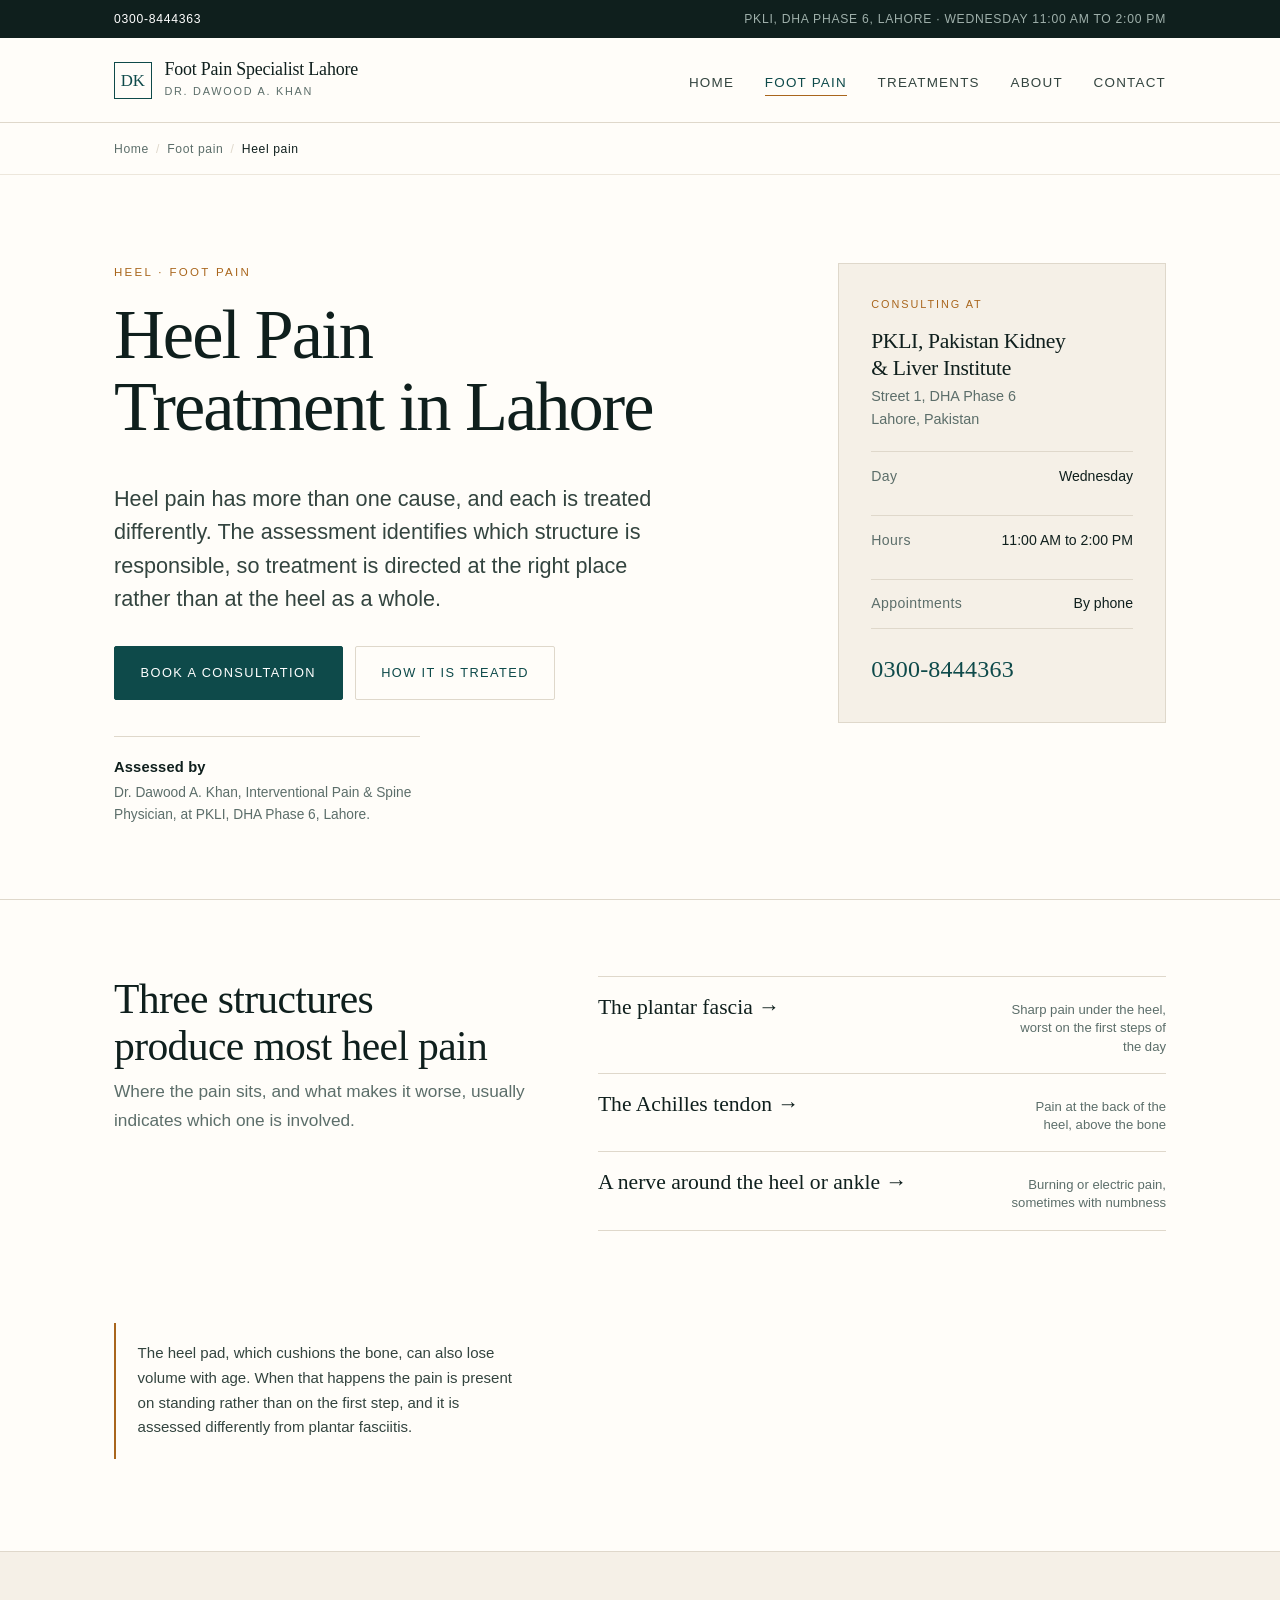
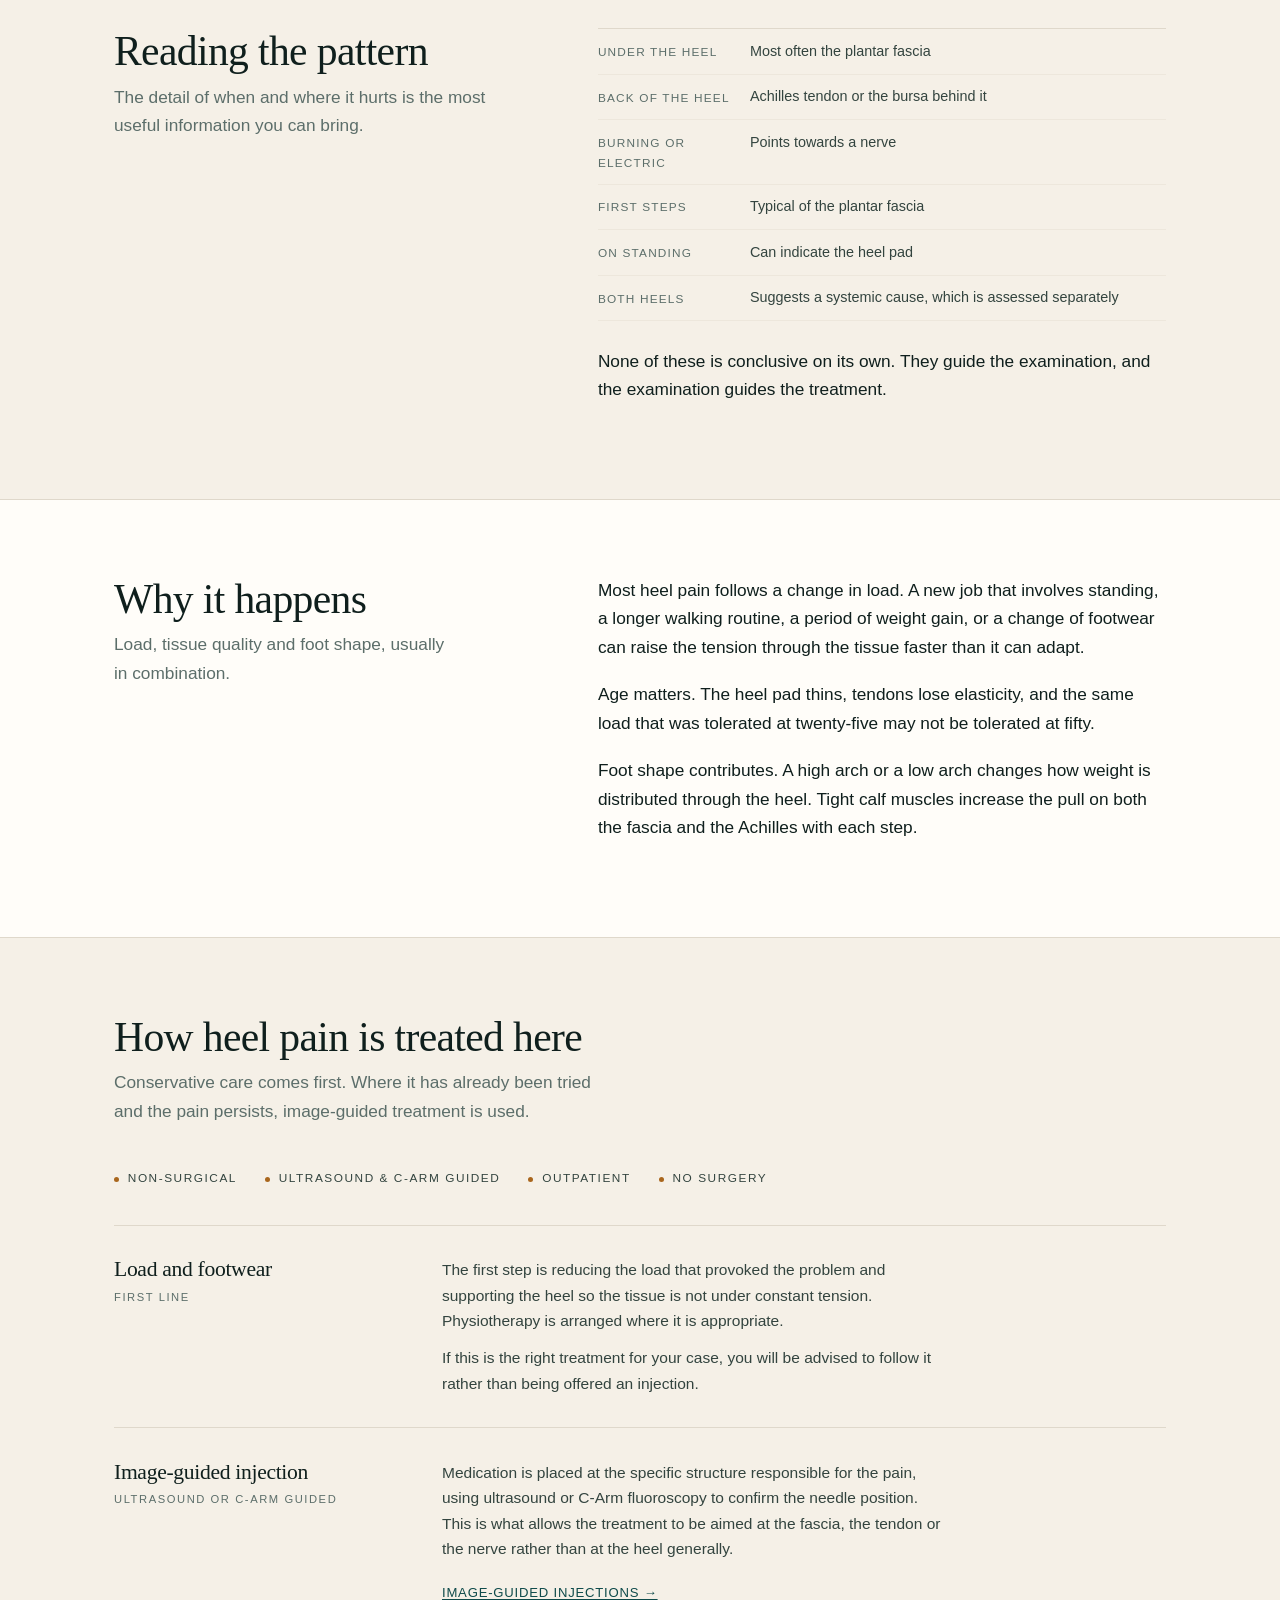
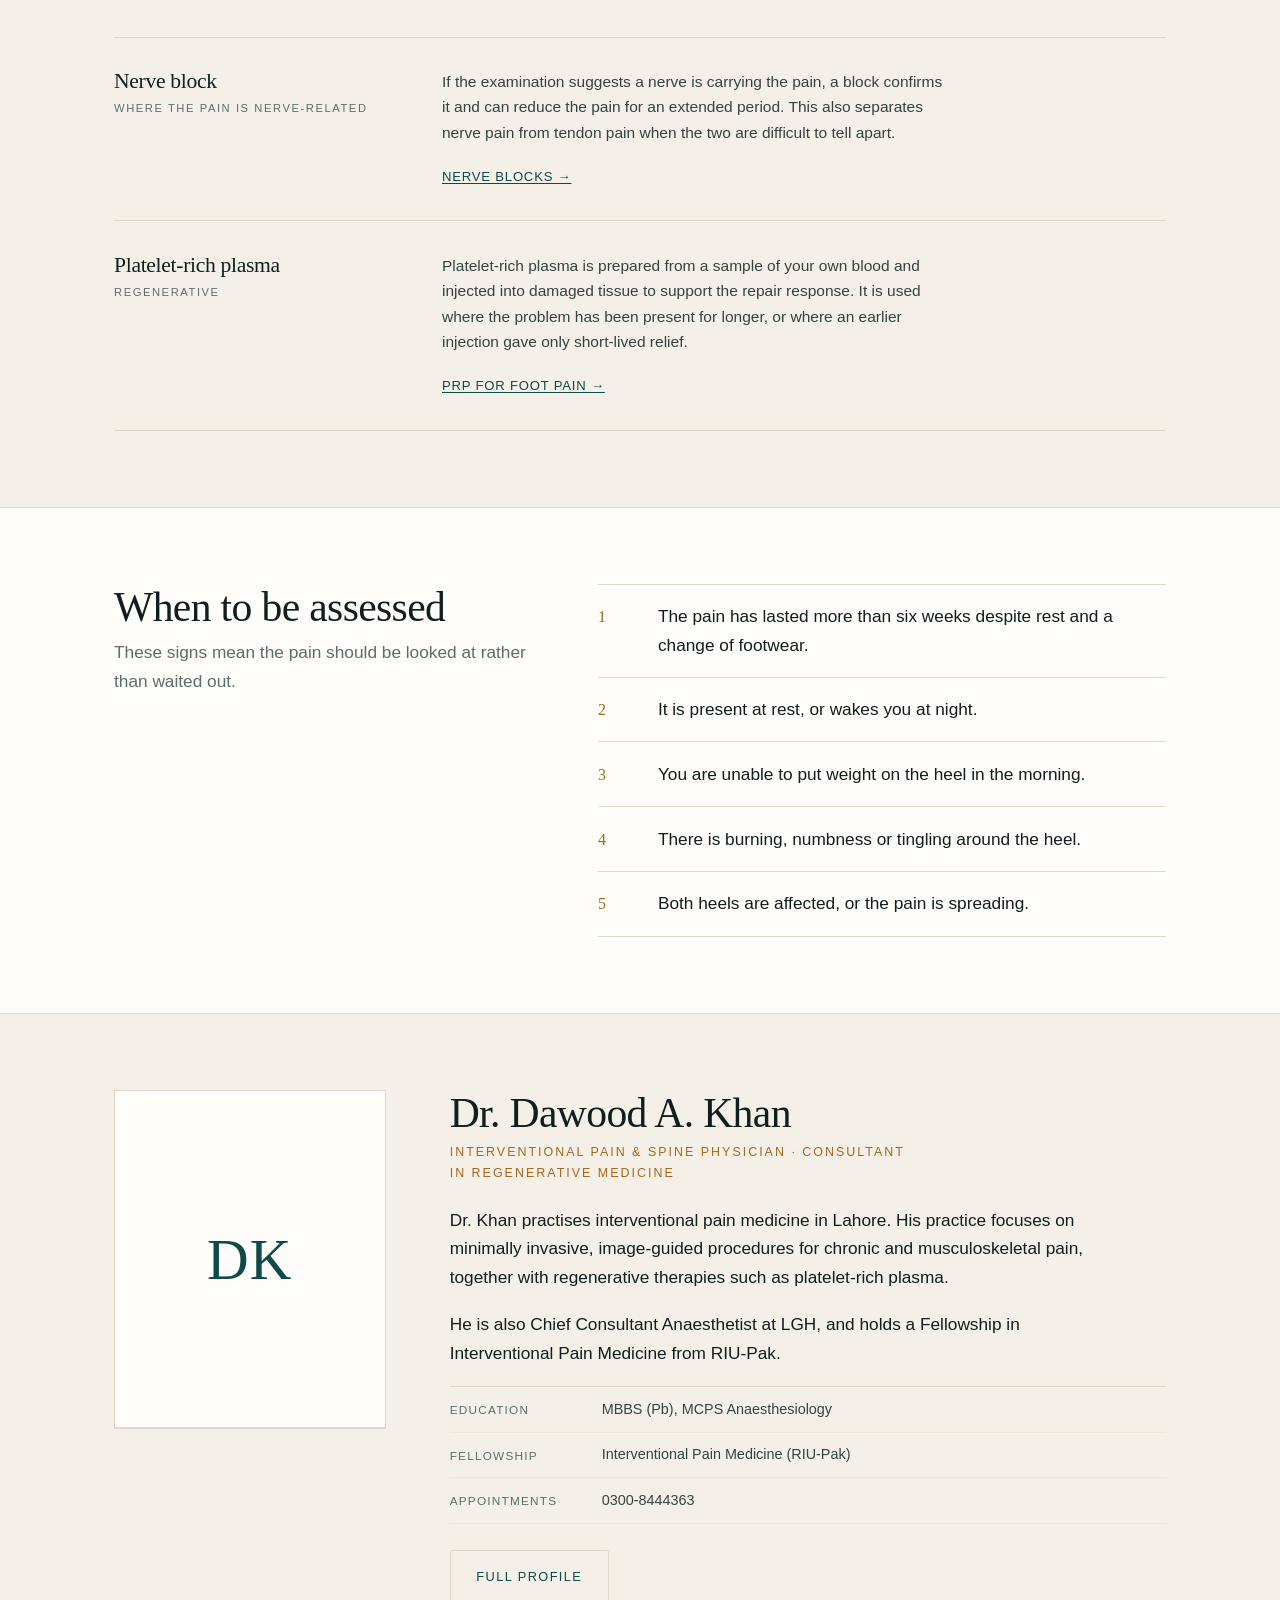
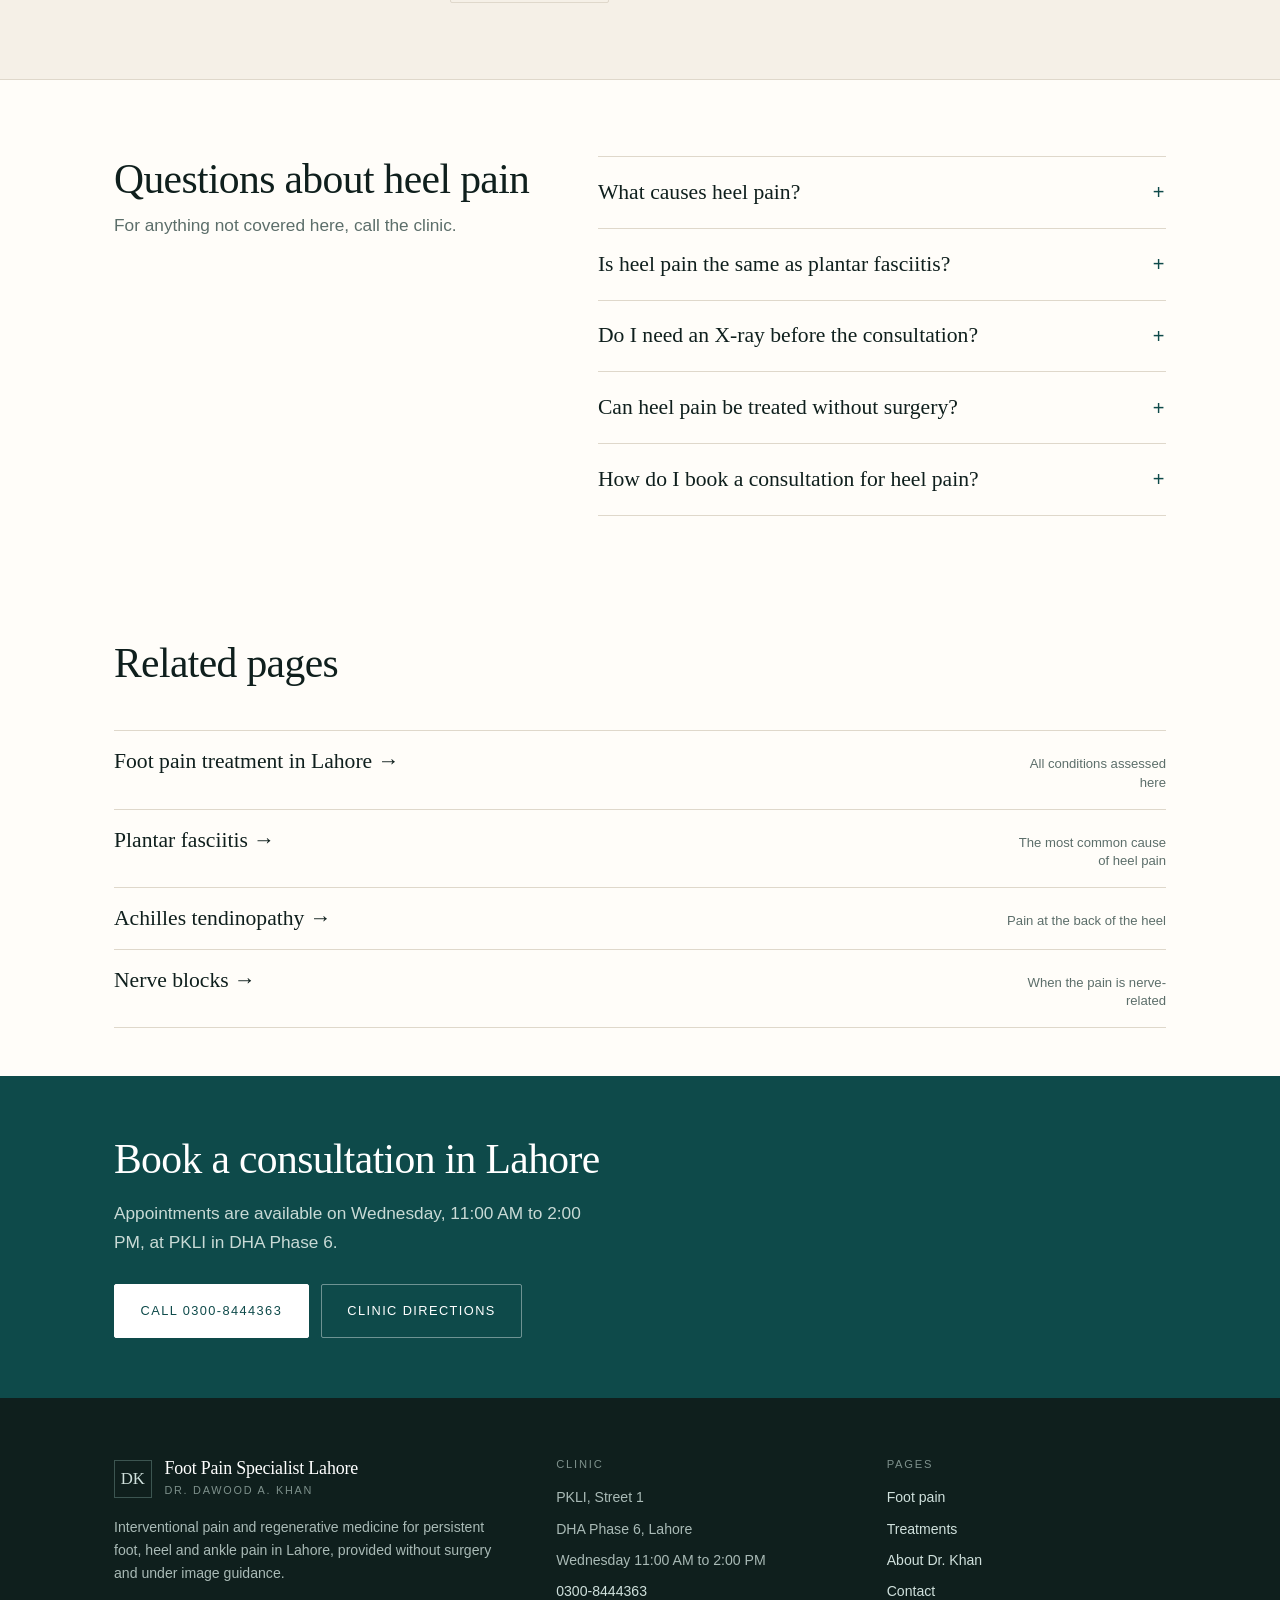
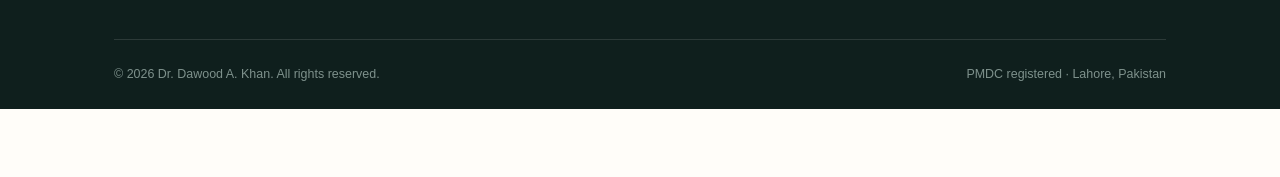
<file: foot-pain/heel-pain/index.html>
<!DOCTYPE html>
<html lang="en-PK">
<head>
<meta charset="utf-8">
<meta name="viewport" content="width=device-width, initial-scale=1">

<title>Heel Pain Treatment in Lahore | Dr. Dawood A. Khan</title>
<meta name="description" content="Heel pain treatment in Lahore. Pain under or behind the heel assessed and treated without surgery with image-guided injections and PRP at PKLI.">
<link rel="canonical" href="https://doctor-profile-pakistan.github.io/foot-pain-specialist-lahore/foot-pain/heel-pain/">

<meta name="robots" content="index, follow, max-image-preview:large">
<meta name="author" content="Dr. Dawood A. Khan">

<meta property="og:type" content="article">
<meta property="og:site_name" content="Foot Pain Specialist Lahore">
<meta property="og:title" content="Heel Pain Treatment in Lahore">
<meta property="og:description" content="Heel pain has several causes. Assessment identifies which one is responsible before treatment.">
<meta property="og:url" content="https://doctor-profile-pakistan.github.io/foot-pain-specialist-lahore/foot-pain/heel-pain/">
<meta property="og:locale" content="en_PK">
<meta name="twitter:card" content="summary">
<meta name="twitter:title" content="Heel Pain Treatment in Lahore">
<meta name="twitter:description" content="Heel pain has several causes. Assessment identifies which one is responsible before treatment.">

<meta name="theme-color" content="#0E4A4A">
<link rel="icon" href="../../assets/img/favicon.svg" type="image/svg+xml">
<link rel="stylesheet" href="../../assets/css/theme.css">

<script type="application/ld+json">
{
  "@context": "https://schema.org",
  "@graph": [
    {
      "@type": "MedicalWebPage",
      "@id": "https://doctor-profile-pakistan.github.io/foot-pain-specialist-lahore/foot-pain/heel-pain/#webpage",
      "url": "https://doctor-profile-pakistan.github.io/foot-pain-specialist-lahore/foot-pain/heel-pain/",
      "name": "Heel Pain Treatment in Lahore",
      "description": "What causes heel pain, how it is assessed, and how it is treated without surgery in Lahore.",
      "inLanguage": "en-PK",
      "about": { "@type": "MedicalCondition", "name": "Heel pain" },
      "mainEntity": { "@id": "https://doctor-profile-pakistan.github.io/foot-pain-specialist-lahore/#physician" }
    },
    {
      "@type": "Physician",
      "@id": "https://doctor-profile-pakistan.github.io/foot-pain-specialist-lahore/#physician",
      "name": "Dr. Dawood A. Khan",
      "jobTitle": "Interventional Pain & Spine Physician",
      "url": "https://doctor-profile-pakistan.github.io/foot-pain-specialist-lahore/about-dr-dawood-a-khan/",
      "telephone": "+923008444363",
      "address": {
        "@type": "PostalAddress",
        "streetAddress": "Street 1, DHA Phase 6",
        "addressLocality": "Lahore",
        "addressRegion": "Punjab",
        "addressCountry": "PK"
      }
    },
    {
      "@type": "FAQPage",
      "@id": "https://doctor-profile-pakistan.github.io/foot-pain-specialist-lahore/foot-pain/heel-pain/#faq",
      "mainEntity": [
        {
          "@type": "Question",
          "name": "What causes heel pain?",
          "acceptedAnswer": {
            "@type": "Answer",
            "text": "The most common cause is plantar fasciitis. Other causes include Achilles tendon problems, irritation of a nerve around the heel or ankle, and the heel pad losing some of its cushioning. The location of the pain usually points to the cause."
          }
        },
        {
          "@type": "Question",
          "name": "Is heel pain the same as plantar fasciitis?",
          "acceptedAnswer": {
            "@type": "Answer",
            "text": "No. Plantar fasciitis is the most common cause of heel pain, but it is not the only one. Pain at the back of the heel usually involves the Achilles tendon, and pain that spreads or feels burning can indicate a nerve."
          }
        },
        {
          "@type": "Question",
          "name": "Do I need an X-ray before the consultation?",
          "acceptedAnswer": {
            "@type": "Answer",
            "text": "Not necessarily. Many cases are diagnosed from the history and examination alone, with ultrasound used in the clinic where helpful. If you already have an X-ray or MRI, bring it with you."
          }
        },
        {
          "@type": "Question",
          "name": "Can heel pain be treated without surgery?",
          "acceptedAnswer": {
            "@type": "Answer",
            "text": "In most cases, yes. Treatment here is non-surgical and includes load and footwear advice, physiotherapy where appropriate, image-guided injections and platelet-rich plasma."
          }
        },
        {
          "@type": "Question",
          "name": "How do I book a consultation for heel pain?",
          "acceptedAnswer": {
            "@type": "Answer",
            "text": "Call 0300-8444363. Dr. Dawood A. Khan consults at PKLI, Street 1, DHA Phase 6, Lahore, on Wednesday from 11:00 AM to 2:00 PM."
          }
        }
      ]
    },
    {
      "@type": "BreadcrumbList",
      "@id": "https://doctor-profile-pakistan.github.io/foot-pain-specialist-lahore/foot-pain/heel-pain/#breadcrumb",
      "itemListElement": [
        { "@type": "ListItem", "position": 1, "name": "Home", "item": "https://doctor-profile-pakistan.github.io/foot-pain-specialist-lahore/" },
        { "@type": "ListItem", "position": 2, "name": "Foot pain", "item": "https://doctor-profile-pakistan.github.io/foot-pain-specialist-lahore/foot-pain/" },
        { "@type": "ListItem", "position": 3, "name": "Heel pain", "item": "https://doctor-profile-pakistan.github.io/foot-pain-specialist-lahore/foot-pain/heel-pain/" }
      ]
    }
  ]
}
</script>
</head>
<body>

<a class="skip" href="#main">Skip to content</a>

<div class="utility">
  <div class="wrap">
    <a href="tel:+923008444363">0300-8444363</a>
    <span class="hours">PKLI, DHA Phase 6, Lahore &middot; Wednesday 11:00 AM to 2:00 PM</span>
  </div>
</div>

<header class="site-header">
  <div class="wrap">
    <a class="brand" href="../../">
      <span class="brand-mark" aria-hidden="true">DK</span>
      <span class="brand-text">
        <span class="brand-name">Foot Pain Specialist Lahore</span>
        <span class="brand-sub">Dr. Dawood A. Khan</span>
      </span>
    </a>

    <button class="nav-toggle" type="button" aria-expanded="false" aria-controls="primary-nav">
      <span class="nav-toggle-bars" aria-hidden="true"></span> Menu
    </button>

    <nav class="nav" id="primary-nav" aria-label="Primary">
      <ul class="nav-list">
        <li><a href="../../">Home</a></li>
        <li><a href="../" aria-current="page">Foot Pain</a></li>
        <li><a href="../../treatments/">Treatments</a></li>
        <li><a href="../../about-dr-dawood-a-khan/">About</a></li>
        <li><a href="../../contact/">Contact</a></li>
      </ul>
    </nav>
  </div>
</header>

<nav class="crumbs" aria-label="Breadcrumb">
  <div class="wrap">
    <ol>
      <li><a href="../../">Home</a></li>
      <li><a href="../">Foot pain</a></li>
      <li><span aria-current="page">Heel pain</span></li>
    </ol>
  </div>
</nav>

<main id="main">

  <section class="hero">
    <div class="wrap hero-grid">
      <div>
        <p class="eyebrow">Heel &middot; Foot Pain</p>
        <h1>Heel Pain Treatment in Lahore</h1>
        <p class="lead">Heel pain has more than one cause, and each is treated differently. The assessment identifies which structure is responsible, so treatment is directed at the right place rather than at the heel as a whole.</p>

        <div class="hero-actions">
          <a class="btn btn-primary" href="tel:+923008444363">Book a consultation</a>
          <a class="btn btn-ghost" href="#treatment">How it is treated</a>
        </div>

        <div class="credential-strip">
          <strong>Assessed by</strong>
          Dr. Dawood A. Khan, Interventional Pain &amp; Spine Physician, at PKLI, DHA Phase 6, Lahore.
        </div>
      </div>

      <aside class="clinic-card" aria-label="Clinic details">
        <p class="card-kicker">Consulting at</p>
        <h2>PKLI, Pakistan Kidney &amp; Liver Institute</h2>
        <p class="addr">Street 1, DHA Phase 6<br>Lahore, Pakistan</p>

        <dl class="kv">
          <dt>Day</dt>
          <dd>Wednesday</dd>
        </dl>
        <dl class="kv">
          <dt>Hours</dt>
          <dd>11:00 AM to 2:00 PM</dd>
        </dl>
        <dl class="kv">
          <dt>Appointments</dt>
          <dd>By phone</dd>
        </dl>

        <a class="phone" href="tel:+923008444363">0300-8444363</a>
      </aside>
    </div>
  </section>

  <section class="section">
    <div class="wrap split">
      <div class="section-head">
        <h2>Three structures produce most heel pain</h2>
        <p>Where the pain sits, and what makes it worse, usually indicates which one is involved.</p>
      </div>

      <ul class="hairline-list">
        <li>
          <a href="../plantar-fasciitis/">
            <span class="item-name">The plantar fascia <span class="arrow" aria-hidden="true">&rarr;</span></span>
            <span class="item-note">Sharp pain under the heel, worst on the first steps of the day</span>
          </a>
        </li>
        <li>
          <a href="../achilles-tendinopathy/">
            <span class="item-name">The Achilles tendon <span class="arrow" aria-hidden="true">&rarr;</span></span>
            <span class="item-note">Pain at the back of the heel, above the bone</span>
          </a>
        </li>
        <li>
          <a href="../../treatments/nerve-blocks/">
            <span class="item-name">A nerve around the heel or ankle <span class="arrow" aria-hidden="true">&rarr;</span></span>
            <span class="item-note">Burning or electric pain, sometimes with numbness</span>
          </a>
        </li>
      </ul>

      <p class="note" style="margin-top:1.75rem">The heel pad, which cushions the bone, can also lose volume with age. When that happens the pain is present on standing rather than on the first step, and it is assessed differently from plantar fasciitis.</p>
    </div>
  </section>

  <section class="section section--sand">
    <div class="wrap split">
      <div class="section-head">
        <h2>Reading the pattern</h2>
        <p>The detail of when and where it hurts is the most useful information you can bring.</p>
      </div>

      <div>
        <ul class="cred-list">
          <li><span>Under the heel</span><span>Most often the plantar fascia</span></li>
          <li><span>Back of the heel</span><span>Achilles tendon or the bursa behind it</span></li>
          <li><span>Burning or electric</span><span>Points towards a nerve</span></li>
          <li><span>First steps</span><span>Typical of the plantar fascia</span></li>
          <li><span>On standing</span><span>Can indicate the heel pad</span></li>
          <li><span>Both heels</span><span>Suggests a systemic cause, which is assessed separately</span></li>
        </ul>

        <p>None of these is conclusive on its own. They guide the examination, and the examination guides the treatment.</p>
      </div>
    </div>
  </section>

  <section class="section">
    <div class="wrap split">
      <div class="section-head">
        <h2>Why it happens</h2>
        <p>Load, tissue quality and foot shape, usually in combination.</p>
      </div>

      <div>
        <p>Most heel pain follows a change in load. A new job that involves standing, a longer walking routine, a period of weight gain, or a change of footwear can raise the tension through the tissue faster than it can adapt.</p>
        <p>Age matters. The heel pad thins, tendons lose elasticity, and the same load that was tolerated at twenty-five may not be tolerated at fifty.</p>
        <p>Foot shape contributes. A high arch or a low arch changes how weight is distributed through the heel. Tight calf muscles increase the pull on both the fascia and the Achilles with each step.</p>
      </div>
    </div>
  </section>

  <section class="section section--sand" id="treatment">
    <div class="wrap">
      <div class="section-head">
        <h2>How heel pain is treated here</h2>
        <p>Conservative care comes first. Where it has already been tried and the pain persists, image-guided treatment is used.</p>
      </div>

      <ul class="attrs">
        <li>Non-surgical</li>
        <li>Ultrasound &amp; C-Arm guided</li>
        <li>Outpatient</li>
        <li>No surgery</li>
      </ul>

      <div class="therapy">
        <article>
          <div>
            <h3>Load and footwear</h3>
            <span class="therapy-sub">First line</span>
          </div>
          <div>
            <p>The first step is reducing the load that provoked the problem and supporting the heel so the tissue is not under constant tension. Physiotherapy is arranged where it is appropriate.</p>
            <p>If this is the right treatment for your case, you will be advised to follow it rather than being offered an injection.</p>
          </div>
        </article>

        <article>
          <div>
            <h3>Image-guided injection</h3>
            <span class="therapy-sub">Ultrasound or C-Arm guided</span>
          </div>
          <div>
            <p>Medication is placed at the specific structure responsible for the pain, using ultrasound or C-Arm fluoroscopy to confirm the needle position. This is what allows the treatment to be aimed at the fascia, the tendon or the nerve rather than at the heel generally.</p>
            <a class="link" href="../../treatments/image-guided-injections/">Image-guided injections &rarr;</a>
          </div>
        </article>

        <article>
          <div>
            <h3>Nerve block</h3>
            <span class="therapy-sub">Where the pain is nerve-related</span>
          </div>
          <div>
            <p>If the examination suggests a nerve is carrying the pain, a block confirms it and can reduce the pain for an extended period. This also separates nerve pain from tendon pain when the two are difficult to tell apart.</p>
            <a class="link" href="../../treatments/nerve-blocks/">Nerve blocks &rarr;</a>
          </div>
        </article>

        <article>
          <div>
            <h3>Platelet-rich plasma</h3>
            <span class="therapy-sub">Regenerative</span>
          </div>
          <div>
            <p>Platelet-rich plasma is prepared from a sample of your own blood and injected into damaged tissue to support the repair response. It is used where the problem has been present for longer, or where an earlier injection gave only short-lived relief.</p>
            <a class="link" href="../../treatments/prp-injection-foot-pain/">PRP for foot pain &rarr;</a>
          </div>
        </article>
      </div>
    </div>
  </section>

  <section class="section">
    <div class="wrap split">
      <div class="section-head">
        <h2>When to be assessed</h2>
        <p>These signs mean the pain should be looked at rather than waited out.</p>
      </div>

      <div>
        <ol class="steps">
          <li><p>The pain has lasted more than six weeks despite rest and a change of footwear.</p></li>
          <li><p>It is present at rest, or wakes you at night.</p></li>
          <li><p>You are unable to put weight on the heel in the morning.</p></li>
          <li><p>There is burning, numbness or tingling around the heel.</p></li>
          <li><p>Both heels are affected, or the pain is spreading.</p></li>
        </ol>
      </div>
    </div>
  </section>

  <section class="section section--sand">
    <div class="wrap doctor-grid">
      <div class="monogram" aria-hidden="true"><span>DK</span></div>

      <div class="doctor-body">
        <h2>Dr. Dawood A. Khan</h2>
        <p class="doctor-role">Interventional Pain &amp; Spine Physician &middot; Consultant in Regenerative Medicine</p>

        <p>Dr. Khan practises interventional pain medicine in Lahore. His practice focuses on minimally invasive, image-guided procedures for chronic and musculoskeletal pain, together with regenerative therapies such as platelet-rich plasma.</p>
        <p>He is also Chief Consultant Anaesthetist at LGH, and holds a Fellowship in Interventional Pain Medicine from RIU-Pak.</p>

        <ul class="cred-list">
          <li><span>Education</span><span>MBBS (Pb), MCPS Anaesthesiology</span></li>
          <li><span>Fellowship</span><span>Interventional Pain Medicine (RIU-Pak)</span></li>
          <li><span>Appointments</span><span>0300-8444363</span></li>
        </ul>

        <a class="btn btn-ghost" href="../../about-dr-dawood-a-khan/">Full profile</a>
      </div>
    </div>
  </section>

  <section class="section">
    <div class="wrap split">
      <div class="section-head">
        <h2>Questions about heel pain</h2>
        <p>For anything not covered here, call the clinic.</p>
      </div>

      <div class="faq">
        <details>
          <summary>What causes heel pain?</summary>
          <div class="answer">
            <p>The most common cause is plantar fasciitis. Other causes include Achilles tendon problems, irritation of a nerve around the heel or ankle, and the heel pad losing some of its cushioning. The location of the pain usually points to the cause.</p>
          </div>
        </details>

        <details>
          <summary>Is heel pain the same as plantar fasciitis?</summary>
          <div class="answer">
            <p>No. Plantar fasciitis is the most common cause of heel pain, but it is not the only one. Pain at the back of the heel usually involves the Achilles tendon, and pain that spreads or feels burning can indicate a nerve.</p>
          </div>
        </details>

        <details>
          <summary>Do I need an X-ray before the consultation?</summary>
          <div class="answer">
            <p>Not necessarily. Many cases are diagnosed from the history and examination alone, with ultrasound used in the clinic where helpful. If you already have an X-ray or MRI, bring it with you.</p>
          </div>
        </details>

        <details>
          <summary>Can heel pain be treated without surgery?</summary>
          <div class="answer">
            <p>In most cases, yes. Treatment here is non-surgical and includes load and footwear advice, physiotherapy where appropriate, image-guided injections and platelet-rich plasma.</p>
          </div>
        </details>

        <details>
          <summary>How do I book a consultation for heel pain?</summary>
          <div class="answer">
            <p>Call 0300-8444363. Dr. Dawood A. Khan consults at PKLI, Street 1, DHA Phase 6, Lahore, on Wednesday from 11:00 AM to 2:00 PM.</p>
          </div>
        </details>
      </div>
    </div>
  </section>

  <section class="section section--tight">
    <div class="wrap">
      <div class="section-head">
        <h2>Related pages</h2>
      </div>
      <ul class="hairline-list">
        <li>
          <a href="../">
            <span class="item-name">Foot pain treatment in Lahore <span class="arrow" aria-hidden="true">&rarr;</span></span>
            <span class="item-note">All conditions assessed here</span>
          </a>
        </li>
        <li>
          <a href="../plantar-fasciitis/">
            <span class="item-name">Plantar fasciitis <span class="arrow" aria-hidden="true">&rarr;</span></span>
            <span class="item-note">The most common cause of heel pain</span>
          </a>
        </li>
        <li>
          <a href="../achilles-tendinopathy/">
            <span class="item-name">Achilles tendinopathy <span class="arrow" aria-hidden="true">&rarr;</span></span>
            <span class="item-note">Pain at the back of the heel</span>
          </a>
        </li>
        <li>
          <a href="../../treatments/nerve-blocks/">
            <span class="item-name">Nerve blocks <span class="arrow" aria-hidden="true">&rarr;</span></span>
            <span class="item-note">When the pain is nerve-related</span>
          </a>
        </li>
      </ul>
    </div>
  </section>

  <section class="cta-band">
    <div class="wrap">
      <h2>Book a consultation in Lahore</h2>
      <p>Appointments are available on Wednesday, 11:00 AM to 2:00 PM, at PKLI in DHA Phase 6.</p>
      <div class="hero-actions" style="margin-bottom:0">
        <a class="btn btn-primary" href="tel:+923008444363">Call 0300-8444363</a>
        <a class="btn btn-ghost" href="../../contact/">Clinic directions</a>
      </div>
    </div>
  </section>

</main>

<footer class="site-footer">
  <div class="wrap">
    <div class="footer-grid">
      <div>
        <a class="brand" href="../../" style="margin-bottom:1rem">
          <span class="brand-mark" aria-hidden="true">DK</span>
          <span class="brand-text">
            <span class="brand-name">Foot Pain Specialist Lahore</span>
            <span class="brand-sub">Dr. Dawood A. Khan</span>
          </span>
        </a>
        <p>Interventional pain and regenerative medicine for persistent foot, heel and ankle pain in Lahore, provided without surgery and under image guidance.</p>
      </div>

      <div>
        <h3>Clinic</h3>
        <ul>
          <li>PKLI, Street 1</li>
          <li>DHA Phase 6, Lahore</li>
          <li>Wednesday 11:00 AM to 2:00 PM</li>
          <li><a href="tel:+923008444363">0300-8444363</a></li>
        </ul>
      </div>

      <div>
        <h3>Pages</h3>
        <ul>
          <li><a href="../">Foot pain</a></li>
          <li><a href="../../treatments/">Treatments</a></li>
          <li><a href="../../about-dr-dawood-a-khan/">About Dr. Khan</a></li>
          <li><a href="../../contact/">Contact</a></li>
        </ul>
      </div>
    </div>

    <div class="footer-legal">
      <p>&copy; 2026 Dr. Dawood A. Khan. All rights reserved.</p>
      <p>PMDC registered &middot; Lahore, Pakistan</p>
    </div>
  </div>
</footer>

<div class="call-bar">
  <a href="tel:+923008444363">Call clinic</a>
  <a href="https://wa.me/923008444363">WhatsApp</a>
</div>

<script src="../../assets/js/site.js" defer></script>
</body>
</html>
</file>
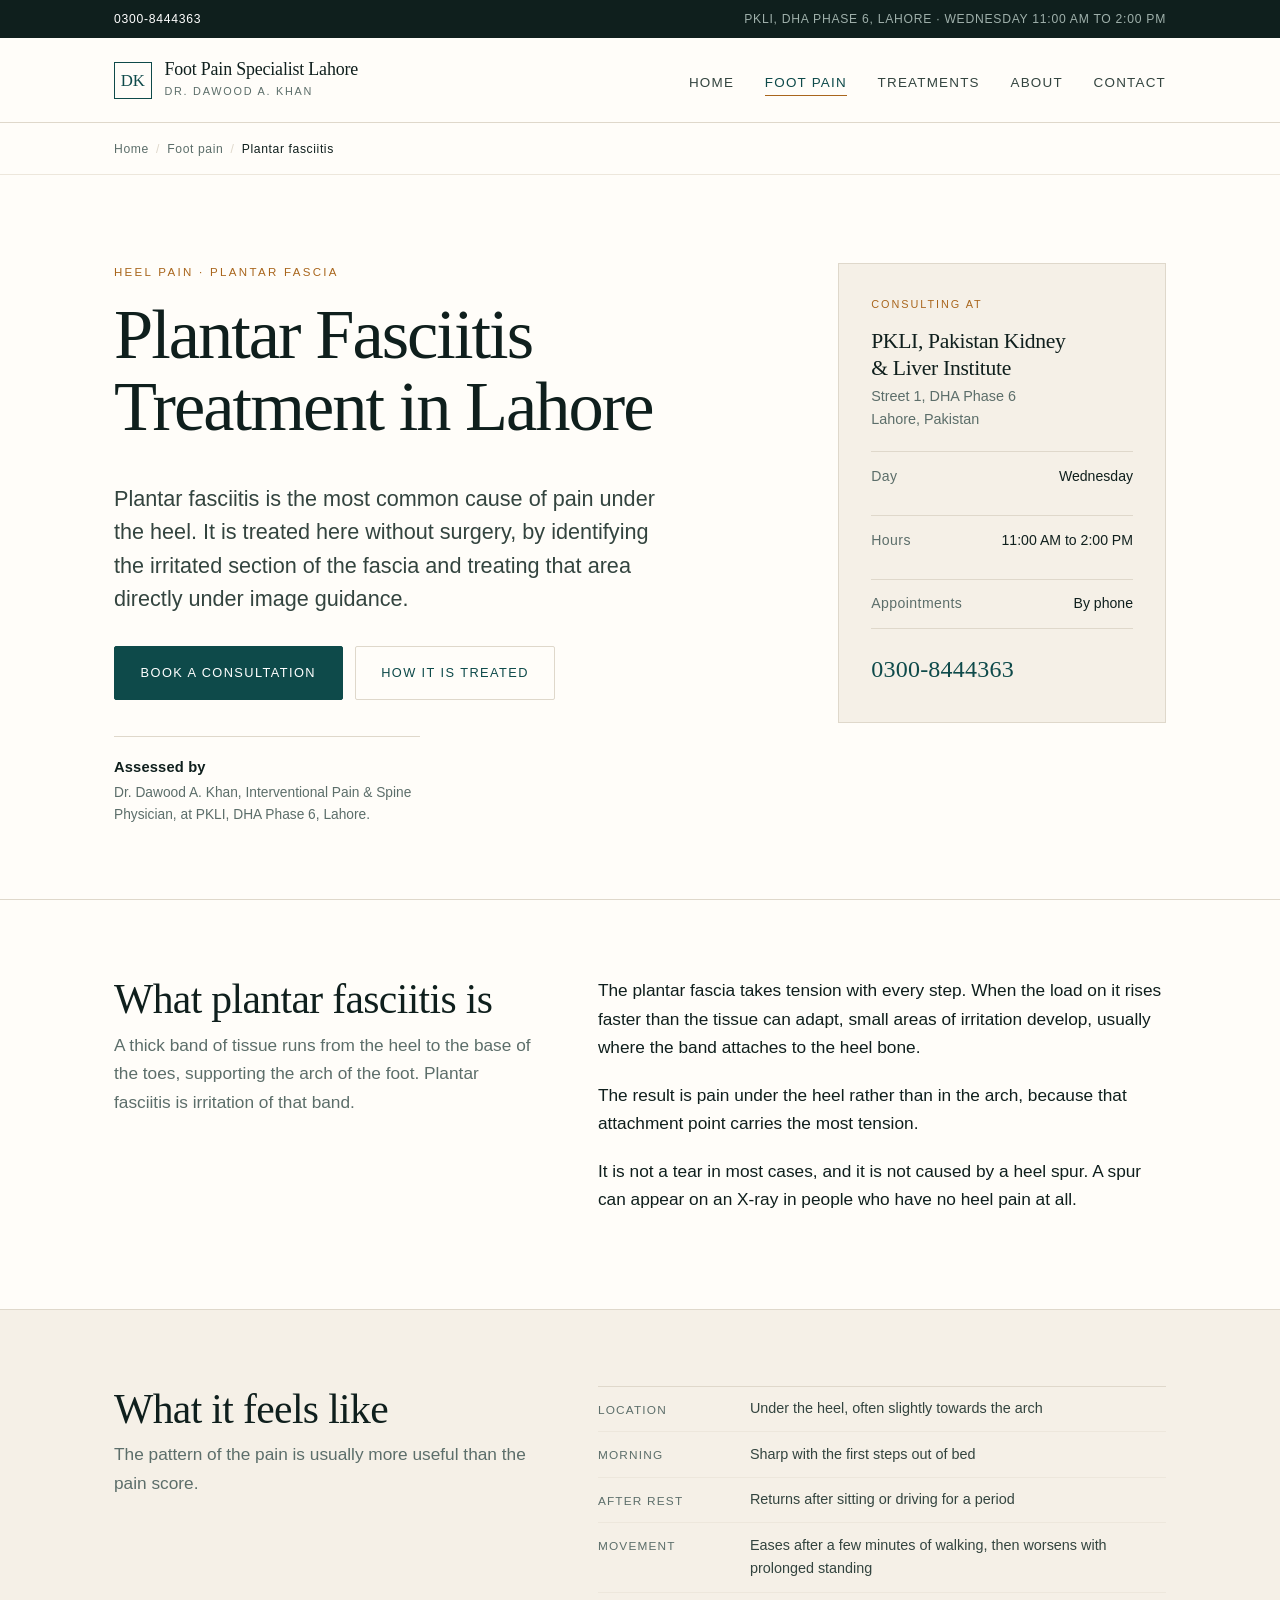
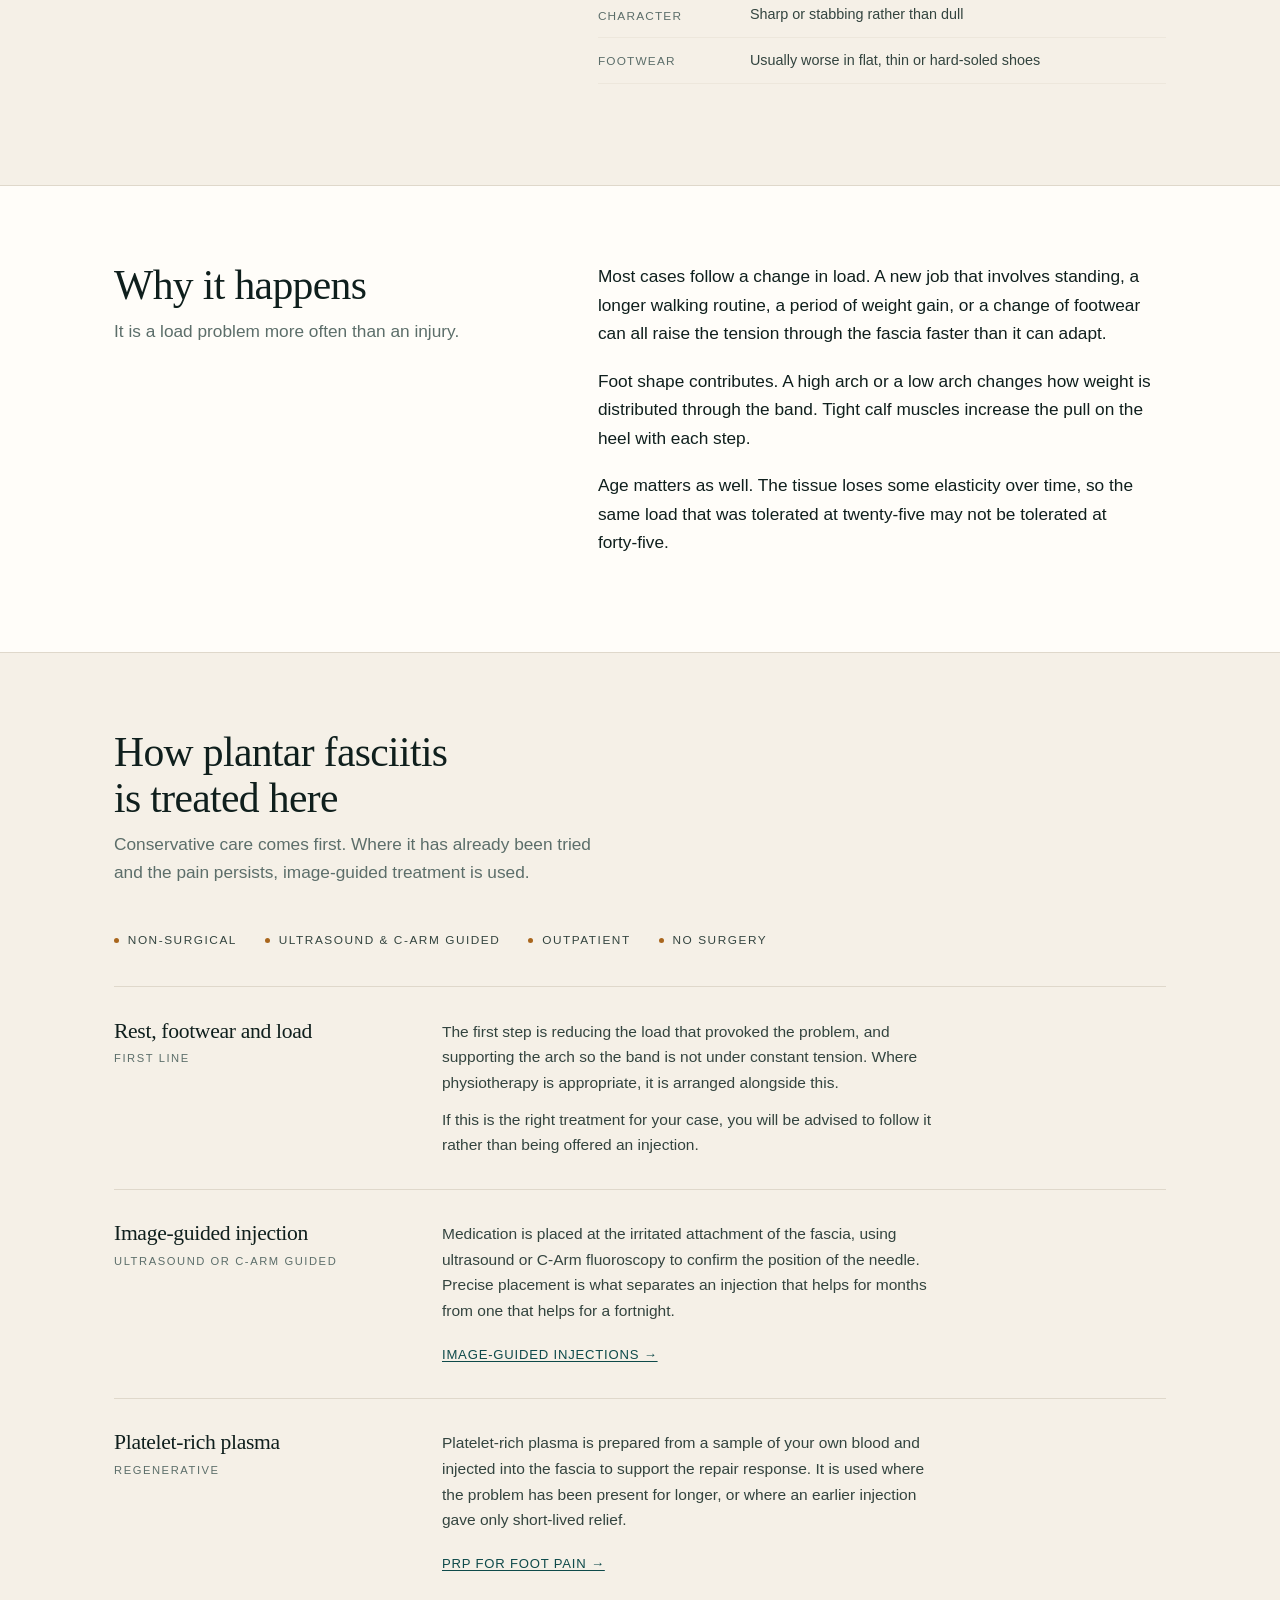
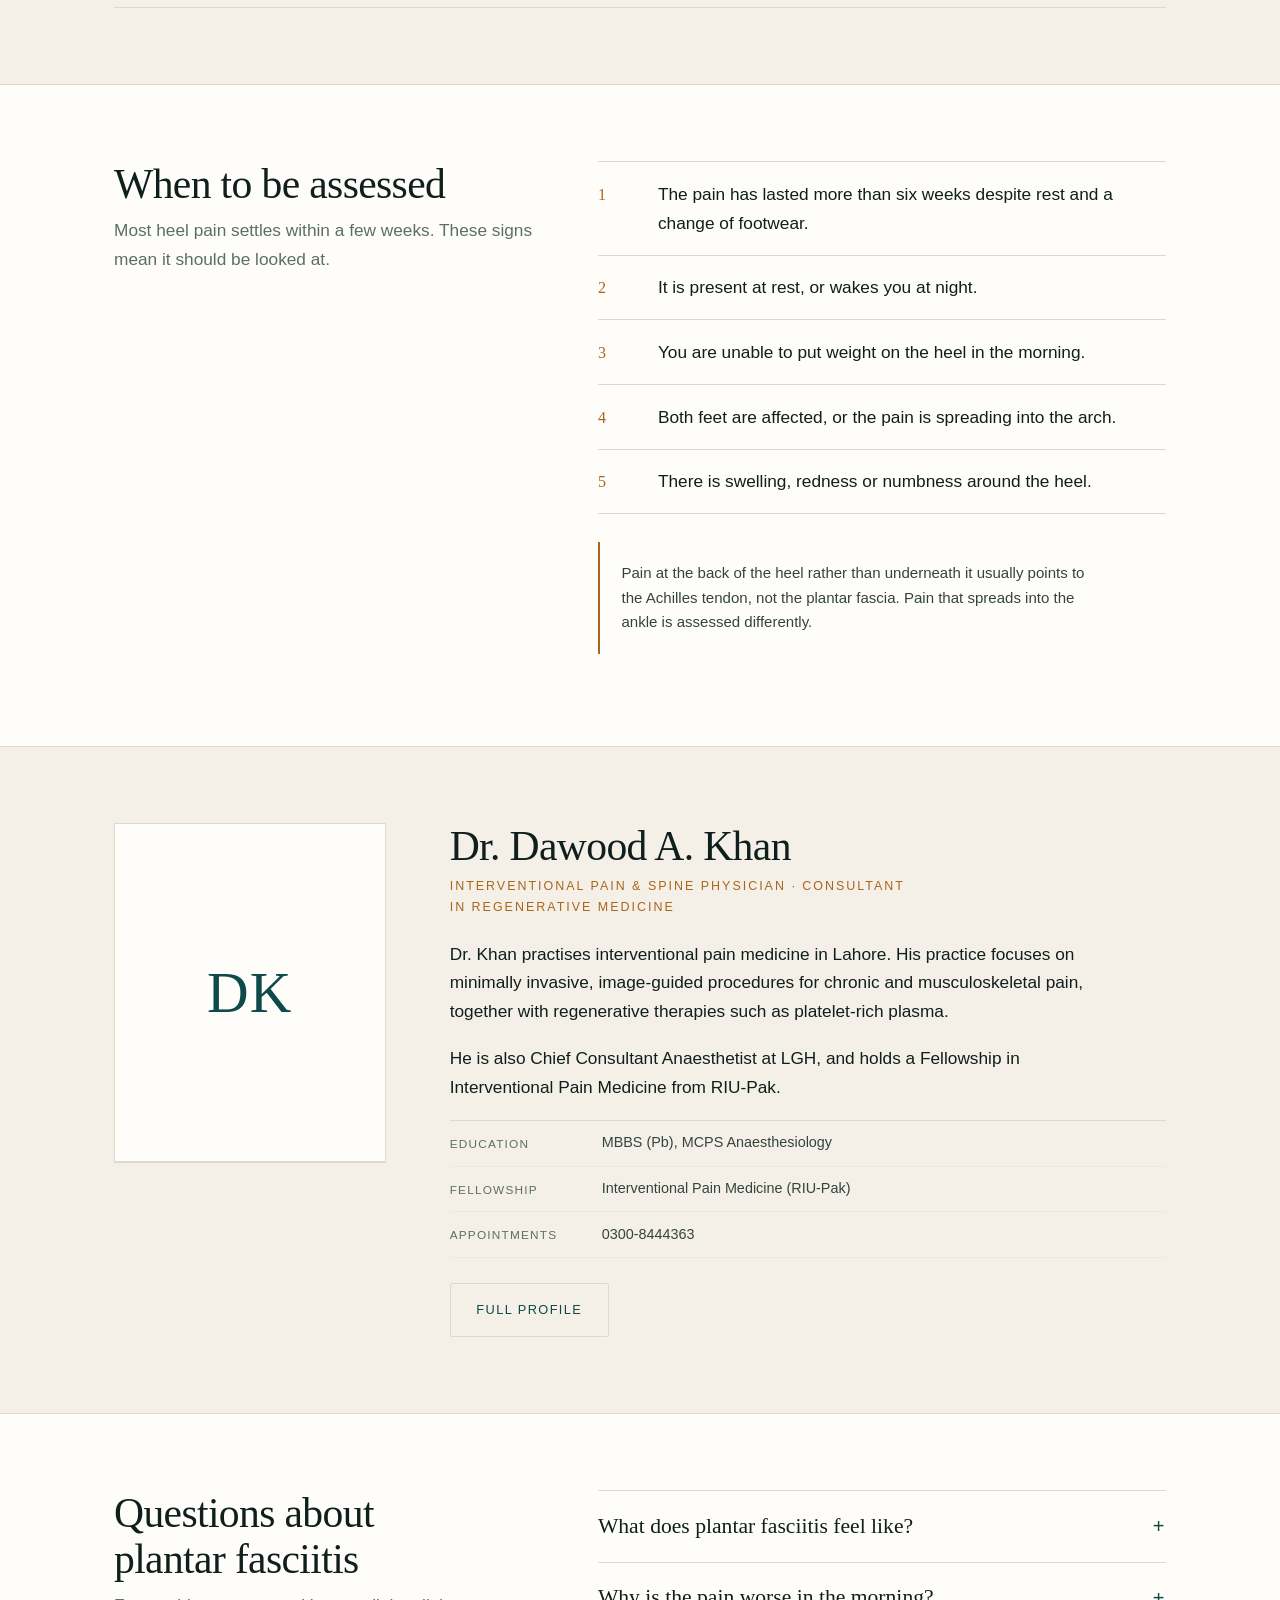
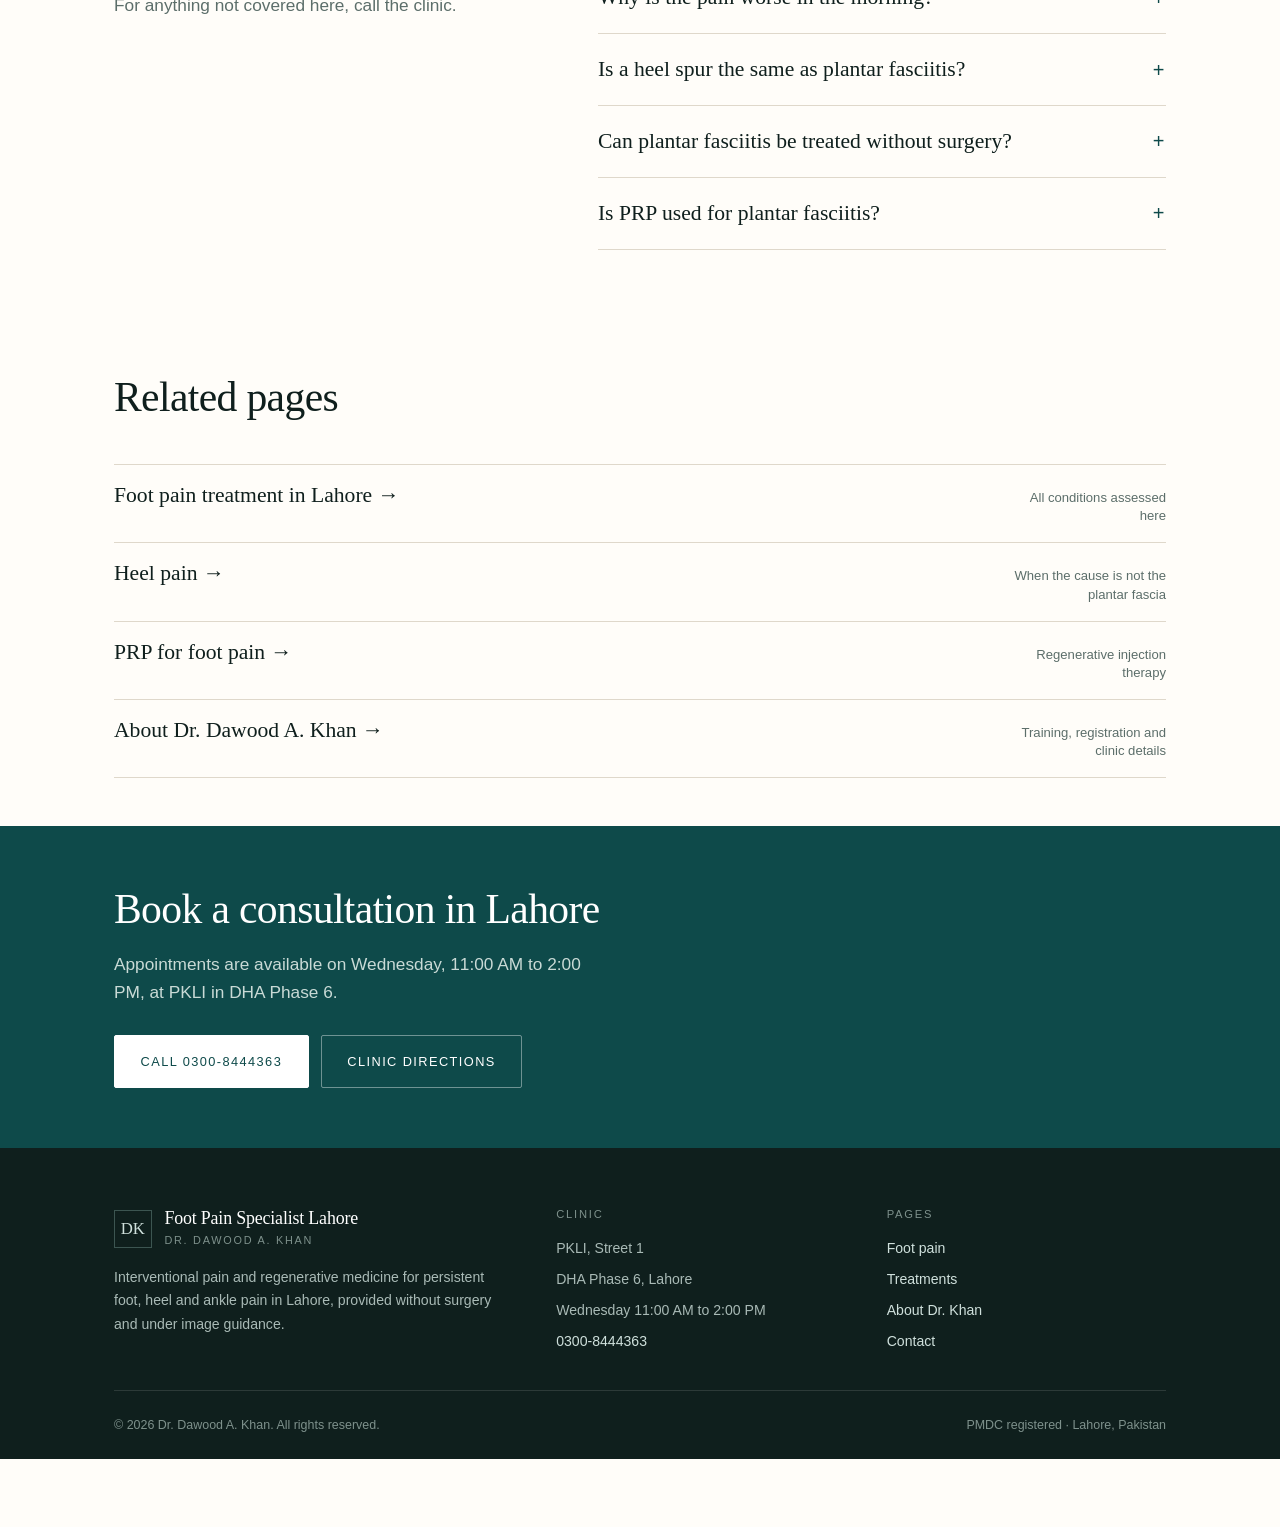
<file: foot-pain/plantar-fasciitis/index.html>
<!DOCTYPE html>
<html lang="en-PK">
<head>
<meta charset="utf-8">
<meta name="viewport" content="width=device-width, initial-scale=1">

<title>Plantar Fasciitis Treatment in Lahore | Dr. Dawood A. Khan</title>
<meta name="description" content="Plantar fasciitis treatment in Lahore. Heel pain assessed and treated without surgery with image-guided injections and PRP by Dr. Dawood A. Khan at PKLI.">
<link rel="canonical" href="https://doctor-profile-pakistan.github.io/foot-pain-specialist-lahore/foot-pain/plantar-fasciitis/">

<meta name="robots" content="index, follow, max-image-preview:large">
<meta name="author" content="Dr. Dawood A. Khan">

<meta property="og:type" content="article">
<meta property="og:site_name" content="Foot Pain Specialist Lahore">
<meta property="og:title" content="Plantar Fasciitis Treatment in Lahore">
<meta property="og:description" content="Heel pain from plantar fasciitis, assessed and treated without surgery under image guidance.">
<meta property="og:url" content="https://doctor-profile-pakistan.github.io/foot-pain-specialist-lahore/foot-pain/plantar-fasciitis/">
<meta property="og:locale" content="en_PK">
<meta name="twitter:card" content="summary">
<meta name="twitter:title" content="Plantar Fasciitis Treatment in Lahore">
<meta name="twitter:description" content="Heel pain from plantar fasciitis, assessed and treated without surgery under image guidance.">

<meta name="theme-color" content="#0E4A4A">
<link rel="icon" href="../../assets/img/favicon.svg" type="image/svg+xml">
<link rel="stylesheet" href="../../assets/css/theme.css">

<script type="application/ld+json">
{
  "@context": "https://schema.org",
  "@graph": [
    {
      "@type": "MedicalWebPage",
      "@id": "https://doctor-profile-pakistan.github.io/foot-pain-specialist-lahore/foot-pain/plantar-fasciitis/#webpage",
      "url": "https://doctor-profile-pakistan.github.io/foot-pain-specialist-lahore/foot-pain/plantar-fasciitis/",
      "name": "Plantar Fasciitis Treatment in Lahore",
      "description": "What plantar fasciitis feels like, why it happens, and how it is assessed and treated without surgery in Lahore.",
      "inLanguage": "en-PK",
      "about": { "@type": "MedicalCondition", "name": "Plantar fasciitis" },
      "mainEntity": { "@id": "https://doctor-profile-pakistan.github.io/foot-pain-specialist-lahore/#physician" }
    },
    {
      "@type": "MedicalCondition",
      "@id": "https://doctor-profile-pakistan.github.io/foot-pain-specialist-lahore/foot-pain/plantar-fasciitis/#condition",
      "name": "Plantar fasciitis",
      "alternateName": "Heel pain from plantar fascia inflammation",
      "signOrSymptom": [
        { "@type": "MedicalSignOrSymptom", "name": "Sharp pain under the heel" },
        { "@type": "MedicalSignOrSymptom", "name": "Pain that is worst with the first steps in the morning" },
        { "@type": "MedicalSignOrSymptom", "name": "Pain after sitting for a period" }
      ],
      "possibleTreatment": [
        { "@type": "MedicalProcedure", "name": "Image-guided injection" },
        { "@type": "MedicalProcedure", "name": "Platelet-rich plasma injection" }
      ]
    },
    {
      "@type": "Physician",
      "@id": "https://doctor-profile-pakistan.github.io/foot-pain-specialist-lahore/#physician",
      "name": "Dr. Dawood A. Khan",
      "jobTitle": "Interventional Pain & Spine Physician",
      "url": "https://doctor-profile-pakistan.github.io/foot-pain-specialist-lahore/about-dr-dawood-a-khan/",
      "telephone": "+923008444363",
      "address": {
        "@type": "PostalAddress",
        "streetAddress": "Street 1, DHA Phase 6",
        "addressLocality": "Lahore",
        "addressRegion": "Punjab",
        "addressCountry": "PK"
      }
    },
    {
      "@type": "FAQPage",
      "@id": "https://doctor-profile-pakistan.github.io/foot-pain-specialist-lahore/foot-pain/plantar-fasciitis/#faq",
      "mainEntity": [
        {
          "@type": "Question",
          "name": "What does plantar fasciitis feel like?",
          "acceptedAnswer": {
            "@type": "Answer",
            "text": "It is usually a sharp or stabbing pain under the heel, close to the arch. It is worst with the first steps in the morning, eases after a few minutes of walking, and often returns after a period of sitting or standing."
          }
        },
        {
          "@type": "Question",
          "name": "Why is the pain worse in the morning?",
          "acceptedAnswer": {
            "@type": "Answer",
            "text": "The plantar fascia shortens while the foot rests, particularly overnight. The first steps stretch it again, which is why the pain is sharpest then and usually eases as you move."
          }
        },
        {
          "@type": "Question",
          "name": "Is a heel spur the same as plantar fasciitis?",
          "acceptedAnswer": {
            "@type": "Answer",
            "text": "No. A heel spur is a bony change that may be seen on an X-ray. The pain of plantar fasciitis comes from the fascia itself, and many people with a spur have no pain at all."
          }
        },
        {
          "@type": "Question",
          "name": "Can plantar fasciitis be treated without surgery?",
          "acceptedAnswer": {
            "@type": "Answer",
            "text": "Yes. Treatment here is non-surgical and includes rest and footwear advice, physiotherapy where appropriate, image-guided injections and platelet-rich plasma."
          }
        },
        {
          "@type": "Question",
          "name": "Is PRP used for plantar fasciitis?",
          "acceptedAnswer": {
            "@type": "Answer",
            "text": "Yes. Platelet-rich plasma prepared from your own blood can be injected into the plantar fascia under image guidance. Suitability is decided at the consultation."
          }
        }
      ]
    },
    {
      "@type": "BreadcrumbList",
      "@id": "https://doctor-profile-pakistan.github.io/foot-pain-specialist-lahore/foot-pain/plantar-fasciitis/#breadcrumb",
      "itemListElement": [
        { "@type": "ListItem", "position": 1, "name": "Home", "item": "https://doctor-profile-pakistan.github.io/foot-pain-specialist-lahore/" },
        { "@type": "ListItem", "position": 2, "name": "Foot pain", "item": "https://doctor-profile-pakistan.github.io/foot-pain-specialist-lahore/foot-pain/" },
        { "@type": "ListItem", "position": 3, "name": "Plantar fasciitis", "item": "https://doctor-profile-pakistan.github.io/foot-pain-specialist-lahore/foot-pain/plantar-fasciitis/" }
      ]
    }
  ]
}
</script>
</head>
<body>

<a class="skip" href="#main">Skip to content</a>

<div class="utility">
  <div class="wrap">
    <a href="tel:+923008444363">0300-8444363</a>
    <span class="hours">PKLI, DHA Phase 6, Lahore &middot; Wednesday 11:00 AM to 2:00 PM</span>
  </div>
</div>

<header class="site-header">
  <div class="wrap">
    <a class="brand" href="../../">
      <span class="brand-mark" aria-hidden="true">DK</span>
      <span class="brand-text">
        <span class="brand-name">Foot Pain Specialist Lahore</span>
        <span class="brand-sub">Dr. Dawood A. Khan</span>
      </span>
    </a>

    <button class="nav-toggle" type="button" aria-expanded="false" aria-controls="primary-nav">
      <span class="nav-toggle-bars" aria-hidden="true"></span> Menu
    </button>

    <nav class="nav" id="primary-nav" aria-label="Primary">
      <ul class="nav-list">
        <li><a href="../../">Home</a></li>
        <li><a href="../" aria-current="page">Foot Pain</a></li>
        <li><a href="../../treatments/">Treatments</a></li>
        <li><a href="../../about-dr-dawood-a-khan/">About</a></li>
        <li><a href="../../contact/">Contact</a></li>
      </ul>
    </nav>
  </div>
</header>

<nav class="crumbs" aria-label="Breadcrumb">
  <div class="wrap">
    <ol>
      <li><a href="../../">Home</a></li>
      <li><a href="../">Foot pain</a></li>
      <li><span aria-current="page">Plantar fasciitis</span></li>
    </ol>
  </div>
</nav>

<main id="main">

  <section class="hero">
    <div class="wrap hero-grid">
      <div>
        <p class="eyebrow">Heel Pain &middot; Plantar Fascia</p>
        <h1>Plantar Fasciitis Treatment in Lahore</h1>
        <p class="lead">Plantar fasciitis is the most common cause of pain under the heel. It is treated here without surgery, by identifying the irritated section of the fascia and treating that area directly under image guidance.</p>

        <div class="hero-actions">
          <a class="btn btn-primary" href="tel:+923008444363">Book a consultation</a>
          <a class="btn btn-ghost" href="#treatment">How it is treated</a>
        </div>

        <div class="credential-strip">
          <strong>Assessed by</strong>
          Dr. Dawood A. Khan, Interventional Pain &amp; Spine Physician, at PKLI, DHA Phase 6, Lahore.
        </div>
      </div>

      <aside class="clinic-card" aria-label="Clinic details">
        <p class="card-kicker">Consulting at</p>
        <h2>PKLI, Pakistan Kidney &amp; Liver Institute</h2>
        <p class="addr">Street 1, DHA Phase 6<br>Lahore, Pakistan</p>

        <dl class="kv">
          <dt>Day</dt>
          <dd>Wednesday</dd>
        </dl>
        <dl class="kv">
          <dt>Hours</dt>
          <dd>11:00 AM to 2:00 PM</dd>
        </dl>
        <dl class="kv">
          <dt>Appointments</dt>
          <dd>By phone</dd>
        </dl>

        <a class="phone" href="tel:+923008444363">0300-8444363</a>
      </aside>
    </div>
  </section>

  <section class="section">
    <div class="wrap split">
      <div class="section-head">
        <h2>What plantar fasciitis is</h2>
        <p>A thick band of tissue runs from the heel to the base of the toes, supporting the arch of the foot. Plantar fasciitis is irritation of that band.</p>
      </div>

      <div>
        <p>The plantar fascia takes tension with every step. When the load on it rises faster than the tissue can adapt, small areas of irritation develop, usually where the band attaches to the heel bone.</p>
        <p>The result is pain under the heel rather than in the arch, because that attachment point carries the most tension.</p>
        <p>It is not a tear in most cases, and it is not caused by a heel spur. A spur can appear on an X-ray in people who have no heel pain at all.</p>
      </div>
    </div>
  </section>

  <section class="section section--sand">
    <div class="wrap split">
      <div class="section-head">
        <h2>What it feels like</h2>
        <p>The pattern of the pain is usually more useful than the pain score.</p>
      </div>

      <div>
        <ul class="cred-list">
          <li><span>Location</span><span>Under the heel, often slightly towards the arch</span></li>
          <li><span>Morning</span><span>Sharp with the first steps out of bed</span></li>
          <li><span>After rest</span><span>Returns after sitting or driving for a period</span></li>
          <li><span>Movement</span><span>Eases after a few minutes of walking, then worsens with prolonged standing</span></li>
          <li><span>Character</span><span>Sharp or stabbing rather than dull</span></li>
          <li><span>Footwear</span><span>Usually worse in flat, thin or hard-soled shoes</span></li>
        </ul>
      </div>
    </div>
  </section>

  <section class="section">
    <div class="wrap split">
      <div class="section-head">
        <h2>Why it happens</h2>
        <p>It is a load problem more often than an injury.</p>
      </div>

      <div>
        <p>Most cases follow a change in load. A new job that involves standing, a longer walking routine, a period of weight gain, or a change of footwear can all raise the tension through the fascia faster than it can adapt.</p>
        <p>Foot shape contributes. A high arch or a low arch changes how weight is distributed through the band. Tight calf muscles increase the pull on the heel with each step.</p>
        <p>Age matters as well. The tissue loses some elasticity over time, so the same load that was tolerated at twenty-five may not be tolerated at forty-five.</p>
      </div>
    </div>
  </section>

  <section class="section section--sand" id="treatment">
    <div class="wrap">
      <div class="section-head">
        <h2>How plantar fasciitis is treated here</h2>
        <p>Conservative care comes first. Where it has already been tried and the pain persists, image-guided treatment is used.</p>
      </div>

      <ul class="attrs">
        <li>Non-surgical</li>
        <li>Ultrasound &amp; C-Arm guided</li>
        <li>Outpatient</li>
        <li>No surgery</li>
      </ul>

      <div class="therapy">
        <article>
          <div>
            <h3>Rest, footwear and load</h3>
            <span class="therapy-sub">First line</span>
          </div>
          <div>
            <p>The first step is reducing the load that provoked the problem, and supporting the arch so the band is not under constant tension. Where physiotherapy is appropriate, it is arranged alongside this.</p>
            <p>If this is the right treatment for your case, you will be advised to follow it rather than being offered an injection.</p>
          </div>
        </article>

        <article>
          <div>
            <h3>Image-guided injection</h3>
            <span class="therapy-sub">Ultrasound or C-Arm guided</span>
          </div>
          <div>
            <p>Medication is placed at the irritated attachment of the fascia, using ultrasound or C-Arm fluoroscopy to confirm the position of the needle. Precise placement is what separates an injection that helps for months from one that helps for a fortnight.</p>
            <a class="link" href="../../treatments/image-guided-injections/">Image-guided injections &rarr;</a>
          </div>
        </article>

        <article>
          <div>
            <h3>Platelet-rich plasma</h3>
            <span class="therapy-sub">Regenerative</span>
          </div>
          <div>
            <p>Platelet-rich plasma is prepared from a sample of your own blood and injected into the fascia to support the repair response. It is used where the problem has been present for longer, or where an earlier injection gave only short-lived relief.</p>
            <a class="link" href="../../treatments/prp-injection-foot-pain/">PRP for foot pain &rarr;</a>
          </div>
        </article>
      </div>
    </div>
  </section>

  <section class="section">
    <div class="wrap split">
      <div class="section-head">
        <h2>When to be assessed</h2>
        <p>Most heel pain settles within a few weeks. These signs mean it should be looked at.</p>
      </div>

      <div>
        <ol class="steps">
          <li><p>The pain has lasted more than six weeks despite rest and a change of footwear.</p></li>
          <li><p>It is present at rest, or wakes you at night.</p></li>
          <li><p>You are unable to put weight on the heel in the morning.</p></li>
          <li><p>Both feet are affected, or the pain is spreading into the arch.</p></li>
          <li><p>There is swelling, redness or numbness around the heel.</p></li>
        </ol>

        <p class="note">Pain at the back of the heel rather than underneath it usually points to the Achilles tendon, not the plantar fascia. Pain that spreads into the ankle is assessed differently.</p>
      </div>
    </div>
  </section>

  <section class="section section--sand">
    <div class="wrap doctor-grid">
      <div class="monogram" aria-hidden="true"><span>DK</span></div>

      <div class="doctor-body">
        <h2>Dr. Dawood A. Khan</h2>
        <p class="doctor-role">Interventional Pain &amp; Spine Physician &middot; Consultant in Regenerative Medicine</p>

        <p>Dr. Khan practises interventional pain medicine in Lahore. His practice focuses on minimally invasive, image-guided procedures for chronic and musculoskeletal pain, together with regenerative therapies such as platelet-rich plasma.</p>
        <p>He is also Chief Consultant Anaesthetist at LGH, and holds a Fellowship in Interventional Pain Medicine from RIU-Pak.</p>

        <ul class="cred-list">
          <li><span>Education</span><span>MBBS (Pb), MCPS Anaesthesiology</span></li>
          <li><span>Fellowship</span><span>Interventional Pain Medicine (RIU-Pak)</span></li>
          <li><span>Appointments</span><span>0300-8444363</span></li>
        </ul>

        <a class="btn btn-ghost" href="../../about-dr-dawood-a-khan/">Full profile</a>
      </div>
    </div>
  </section>

  <section class="section">
    <div class="wrap split">
      <div class="section-head">
        <h2>Questions about plantar fasciitis</h2>
        <p>For anything not covered here, call the clinic.</p>
      </div>

      <div class="faq">
        <details>
          <summary>What does plantar fasciitis feel like?</summary>
          <div class="answer">
            <p>It is usually a sharp or stabbing pain under the heel, close to the arch. It is worst with the first steps in the morning, eases after a few minutes of walking, and often returns after a period of sitting or standing.</p>
          </div>
        </details>

        <details>
          <summary>Why is the pain worse in the morning?</summary>
          <div class="answer">
            <p>The plantar fascia shortens while the foot rests, particularly overnight. The first steps stretch it again, which is why the pain is sharpest then and usually eases as you move.</p>
          </div>
        </details>

        <details>
          <summary>Is a heel spur the same as plantar fasciitis?</summary>
          <div class="answer">
            <p>No. A heel spur is a bony change that may be seen on an X-ray. The pain of plantar fasciitis comes from the fascia itself, and many people with a spur have no pain at all.</p>
          </div>
        </details>

        <details>
          <summary>Can plantar fasciitis be treated without surgery?</summary>
          <div class="answer">
            <p>Yes. Treatment here is non-surgical and includes rest and footwear advice, physiotherapy where appropriate, image-guided injections and platelet-rich plasma.</p>
          </div>
        </details>

        <details>
          <summary>Is PRP used for plantar fasciitis?</summary>
          <div class="answer">
            <p>Yes. Platelet-rich plasma prepared from your own blood can be injected into the plantar fascia under image guidance. Suitability is decided at the consultation.</p>
          </div>
        </details>
      </div>
    </div>
  </section>

  <section class="section section--tight">
    <div class="wrap">
      <div class="section-head">
        <h2>Related pages</h2>
      </div>
      <ul class="hairline-list">
        <li>
          <a href="../">
            <span class="item-name">Foot pain treatment in Lahore <span class="arrow" aria-hidden="true">&rarr;</span></span>
            <span class="item-note">All conditions assessed here</span>
          </a>
        </li>
        <li>
          <a href="../heel-pain/">
            <span class="item-name">Heel pain <span class="arrow" aria-hidden="true">&rarr;</span></span>
            <span class="item-note">When the cause is not the plantar fascia</span>
          </a>
        </li>
        <li>
          <a href="../../treatments/prp-injection-foot-pain/">
            <span class="item-name">PRP for foot pain <span class="arrow" aria-hidden="true">&rarr;</span></span>
            <span class="item-note">Regenerative injection therapy</span>
          </a>
        </li>
        <li>
          <a href="../../about-dr-dawood-a-khan/">
            <span class="item-name">About Dr. Dawood A. Khan <span class="arrow" aria-hidden="true">&rarr;</span></span>
            <span class="item-note">Training, registration and clinic details</span>
          </a>
        </li>
      </ul>
    </div>
  </section>

  <section class="cta-band">
    <div class="wrap">
      <h2>Book a consultation in Lahore</h2>
      <p>Appointments are available on Wednesday, 11:00 AM to 2:00 PM, at PKLI in DHA Phase 6.</p>
      <div class="hero-actions" style="margin-bottom:0">
        <a class="btn btn-primary" href="tel:+923008444363">Call 0300-8444363</a>
        <a class="btn btn-ghost" href="../../contact/">Clinic directions</a>
      </div>
    </div>
  </section>

</main>

<footer class="site-footer">
  <div class="wrap">
    <div class="footer-grid">
      <div>
        <a class="brand" href="../../" style="margin-bottom:1rem">
          <span class="brand-mark" aria-hidden="true">DK</span>
          <span class="brand-text">
            <span class="brand-name">Foot Pain Specialist Lahore</span>
            <span class="brand-sub">Dr. Dawood A. Khan</span>
          </span>
        </a>
        <p>Interventional pain and regenerative medicine for persistent foot, heel and ankle pain in Lahore, provided without surgery and under image guidance.</p>
      </div>

      <div>
        <h3>Clinic</h3>
        <ul>
          <li>PKLI, Street 1</li>
          <li>DHA Phase 6, Lahore</li>
          <li>Wednesday 11:00 AM to 2:00 PM</li>
          <li><a href="tel:+923008444363">0300-8444363</a></li>
        </ul>
      </div>

      <div>
        <h3>Pages</h3>
        <ul>
          <li><a href="../">Foot pain</a></li>
          <li><a href="../../treatments/">Treatments</a></li>
          <li><a href="../../about-dr-dawood-a-khan/">About Dr. Khan</a></li>
          <li><a href="../../contact/">Contact</a></li>
        </ul>
      </div>
    </div>

    <div class="footer-legal">
      <p>&copy; 2026 Dr. Dawood A. Khan. All rights reserved.</p>
      <p>PMDC registered &middot; Lahore, Pakistan</p>
    </div>
  </div>
</footer>

<div class="call-bar">
  <a href="tel:+923008444363">Call clinic</a>
  <a href="https://wa.me/923008444363">WhatsApp</a>
</div>

<script src="../../assets/js/site.js" defer></script>
</body>
</html>
</file>
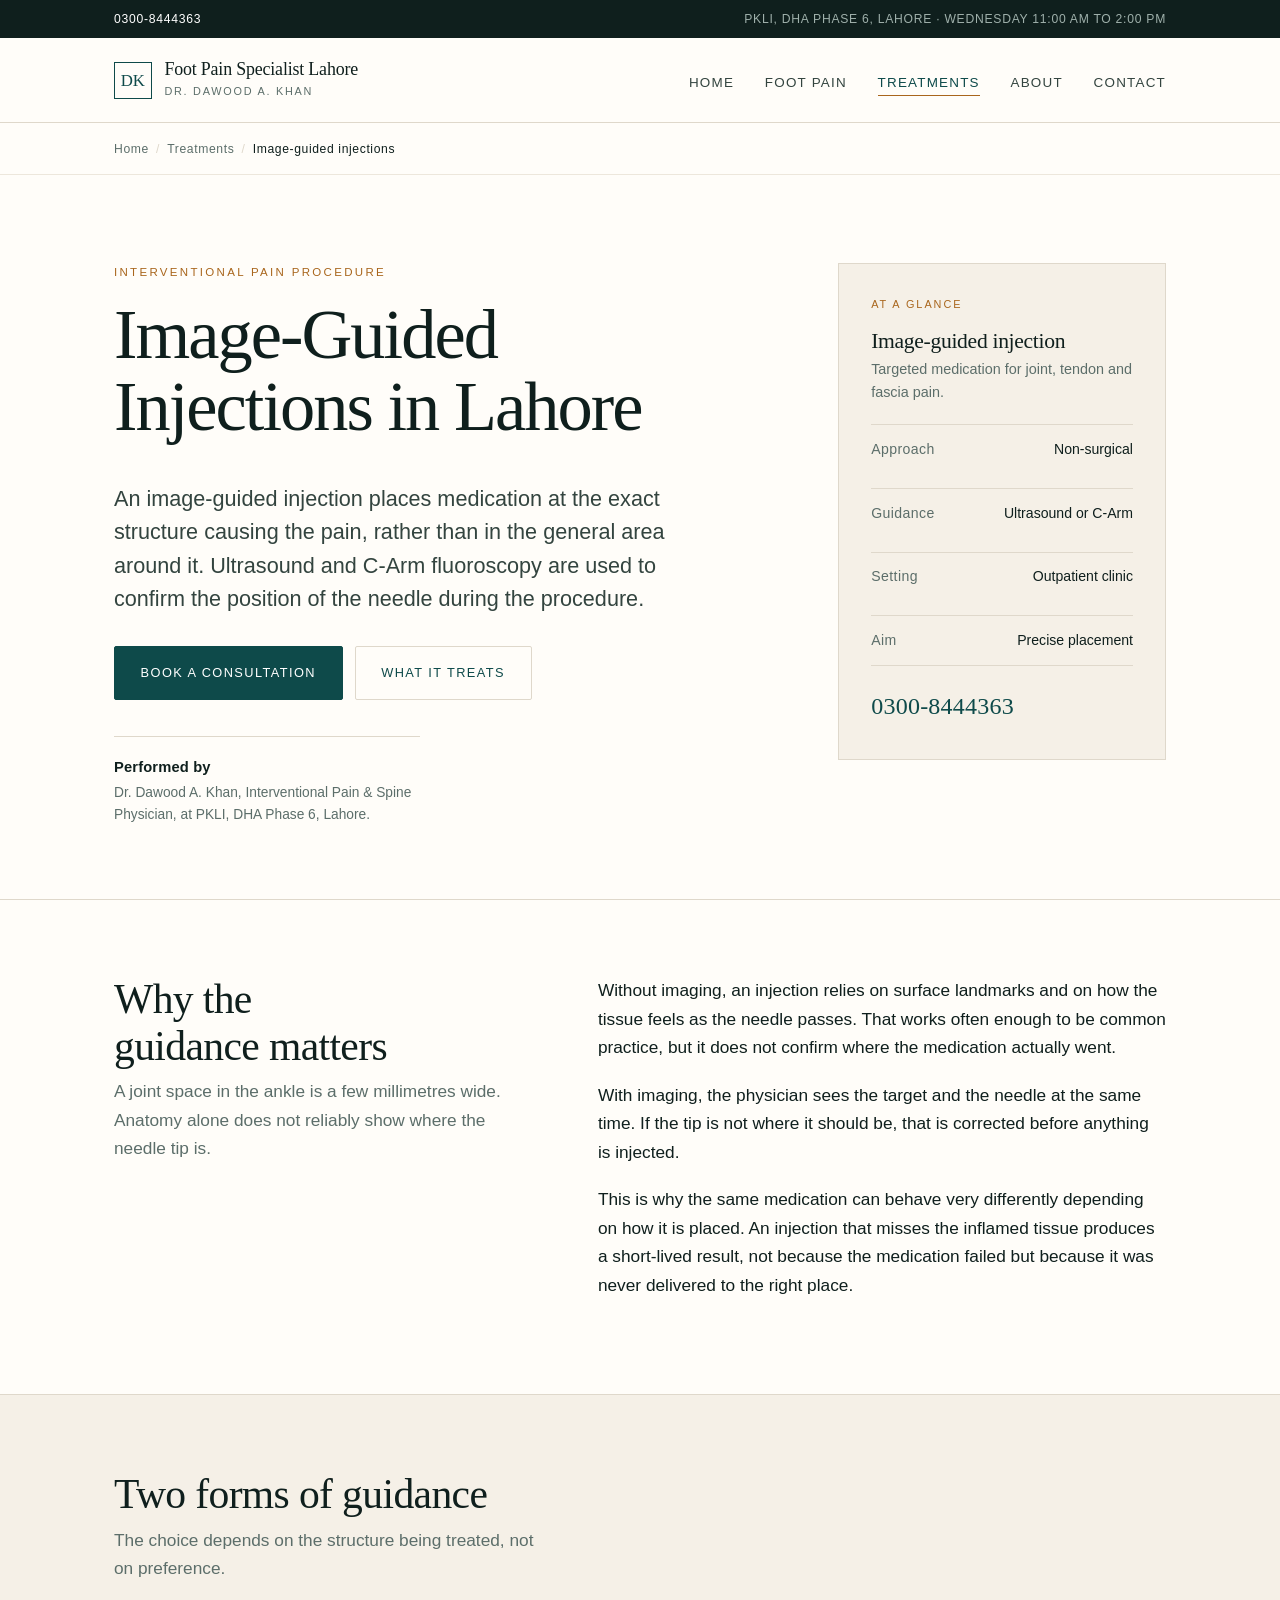
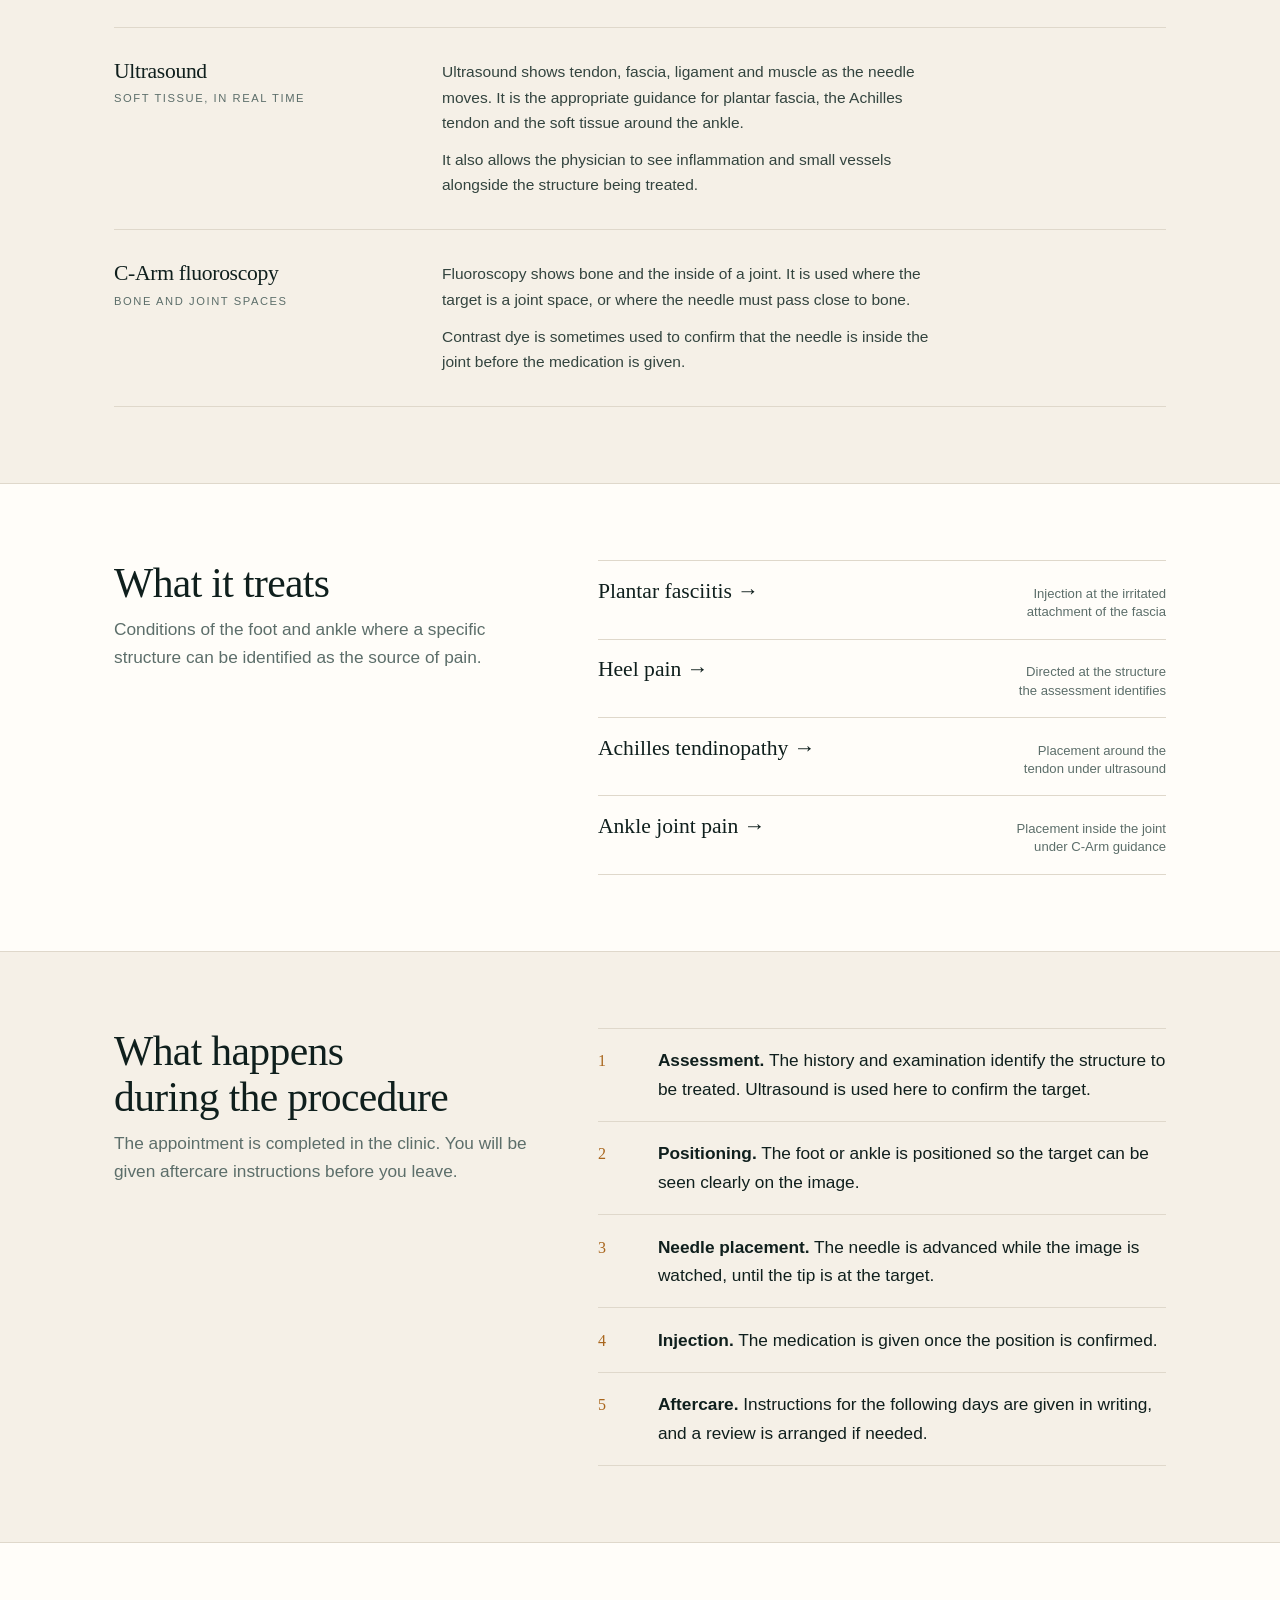
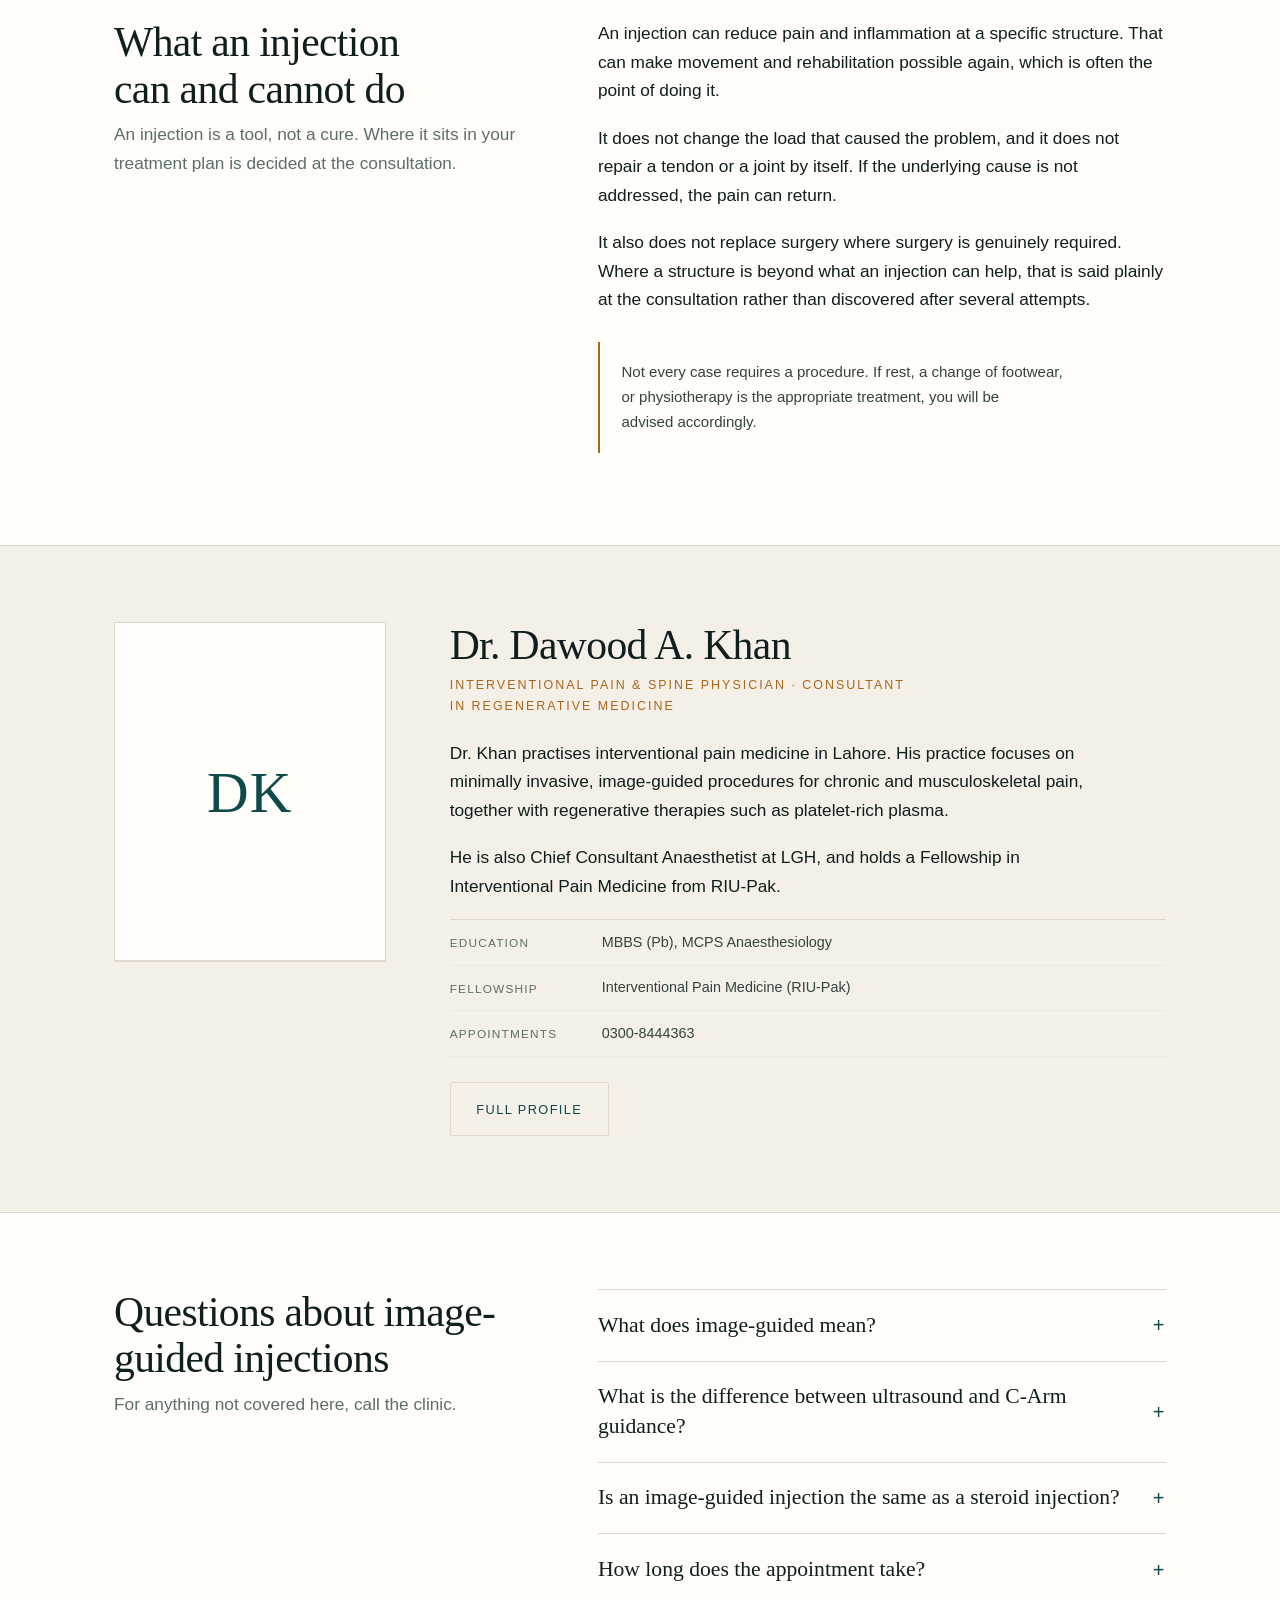
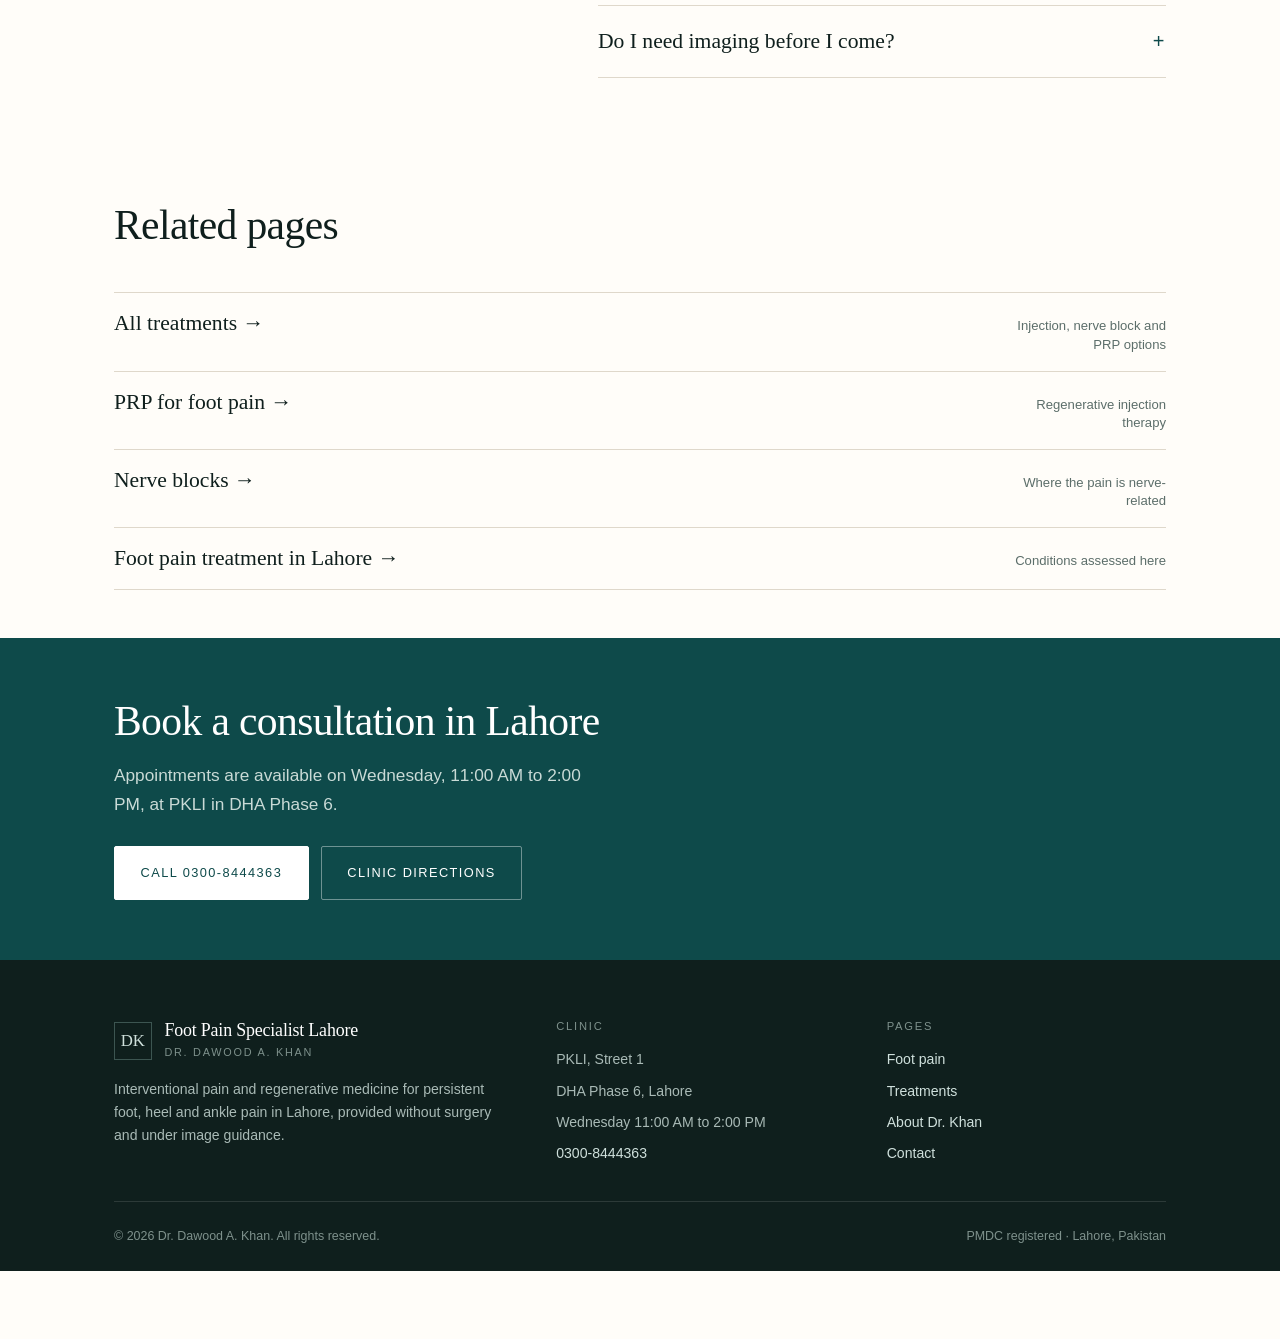
<file: treatments/image-guided-injections/index.html>
<!DOCTYPE html>
<html lang="en-PK">
<head>
<meta charset="utf-8">
<meta name="viewport" content="width=device-width, initial-scale=1">

<title>Image-Guided Injections in Lahore | Foot and Ankle</title>
<meta name="description" content="Ultrasound and C-Arm guided injections for foot and ankle pain in Lahore. Precise placement for joint, tendon and fascia pain at PKLI.">
<link rel="canonical" href="https://doctor-profile-pakistan.github.io/foot-pain-specialist-lahore/treatments/image-guided-injections/">

<meta name="robots" content="index, follow, max-image-preview:large">
<meta name="author" content="Dr. Dawood A. Khan">

<meta property="og:type" content="article">
<meta property="og:site_name" content="Foot Pain Specialist Lahore">
<meta property="og:title" content="Image-Guided Injections in Lahore">
<meta property="og:description" content="Ultrasound and C-Arm guided injections for joint, tendon and fascia pain in the foot and ankle.">
<meta property="og:url" content="https://doctor-profile-pakistan.github.io/foot-pain-specialist-lahore/treatments/image-guided-injections/">
<meta property="og:locale" content="en_PK">
<meta name="twitter:card" content="summary">
<meta name="twitter:title" content="Image-Guided Injections in Lahore">
<meta name="twitter:description" content="Ultrasound and C-Arm guided injections for joint, tendon and fascia pain in the foot and ankle.">

<meta name="theme-color" content="#0E4A4A">
<link rel="icon" href="../../assets/img/favicon.svg" type="image/svg+xml">
<link rel="stylesheet" href="../../assets/css/theme.css">

<script type="application/ld+json">
{
  "@context": "https://schema.org",
  "@graph": [
    {
      "@type": "MedicalWebPage",
      "@id": "https://doctor-profile-pakistan.github.io/foot-pain-specialist-lahore/treatments/image-guided-injections/#webpage",
      "url": "https://doctor-profile-pakistan.github.io/foot-pain-specialist-lahore/treatments/image-guided-injections/",
      "name": "Image-Guided Injections in Lahore",
      "description": "Ultrasound and C-Arm guided injections for foot and ankle pain, performed on an outpatient basis.",
      "inLanguage": "en-PK",
      "mainEntity": { "@id": "https://doctor-profile-pakistan.github.io/foot-pain-specialist-lahore/treatments/image-guided-injections/#procedure" }
    },
    {
      "@type": "MedicalProcedure",
      "@id": "https://doctor-profile-pakistan.github.io/foot-pain-specialist-lahore/treatments/image-guided-injections/#procedure",
      "name": "Image-guided injection for foot and ankle pain",
      "procedureType": "https://schema.org/PercutaneousProcedure",
      "bodyLocation": "Foot and ankle",
      "howPerformed": "Medication is placed into a joint, tendon or fascia using ultrasound or C-Arm fluoroscopy to confirm the position of the needle.",
      "provider": { "@id": "https://doctor-profile-pakistan.github.io/foot-pain-specialist-lahore/#physician" }
    },
    {
      "@type": "Physician",
      "@id": "https://doctor-profile-pakistan.github.io/foot-pain-specialist-lahore/#physician",
      "name": "Dr. Dawood A. Khan",
      "jobTitle": "Interventional Pain & Spine Physician",
      "url": "https://doctor-profile-pakistan.github.io/foot-pain-specialist-lahore/about-dr-dawood-a-khan/",
      "telephone": "+923008444363",
      "address": {
        "@type": "PostalAddress",
        "streetAddress": "Street 1, DHA Phase 6",
        "addressLocality": "Lahore",
        "addressRegion": "Punjab",
        "addressCountry": "PK"
      }
    },
    {
      "@type": "FAQPage",
      "@id": "https://doctor-profile-pakistan.github.io/foot-pain-specialist-lahore/treatments/image-guided-injections/#faq",
      "mainEntity": [
        {
          "@type": "Question",
          "name": "What does image-guided mean?",
          "acceptedAnswer": {
            "@type": "Answer",
            "text": "It means the needle is positioned while the physician watches an image of the area, either ultrasound or C-Arm fluoroscopy, rather than relying on touch and anatomy alone. The target structure and the needle tip are seen at the same time."
          }
        },
        {
          "@type": "Question",
          "name": "What is the difference between ultrasound and C-Arm guidance?",
          "acceptedAnswer": {
            "@type": "Answer",
            "text": "Ultrasound shows soft tissue such as tendon, fascia and ligament in real time. C-Arm fluoroscopy shows bone and the inside of a joint. The choice depends on which structure is being treated."
          }
        },
        {
          "@type": "Question",
          "name": "Is an image-guided injection the same as a steroid injection?",
          "acceptedAnswer": {
            "@type": "Answer",
            "text": "Not necessarily. Image guidance describes how the needle is placed, not what is injected. What is injected is decided at the consultation, and it is discussed with you before the procedure."
          }
        },
        {
          "@type": "Question",
          "name": "How long does the appointment take?",
          "acceptedAnswer": {
            "@type": "Answer",
            "text": "The procedure itself is short and is performed in the clinic on an outpatient basis. The total time depends on the assessment and on the structure being treated, and is confirmed when you book."
          }
        },
        {
          "@type": "Question",
          "name": "Do I need imaging before I come?",
          "acceptedAnswer": {
            "@type": "Answer",
            "text": "No. Bring any X-rays, MRI films or reports you already have. Further imaging is requested only where the assessment indicates it is needed."
          }
        }
      ]
    },
    {
      "@type": "BreadcrumbList",
      "@id": "https://doctor-profile-pakistan.github.io/foot-pain-specialist-lahore/treatments/image-guided-injections/#breadcrumb",
      "itemListElement": [
        { "@type": "ListItem", "position": 1, "name": "Home", "item": "https://doctor-profile-pakistan.github.io/foot-pain-specialist-lahore/" },
        { "@type": "ListItem", "position": 2, "name": "Treatments", "item": "https://doctor-profile-pakistan.github.io/foot-pain-specialist-lahore/treatments/" },
        { "@type": "ListItem", "position": 3, "name": "Image-guided injections", "item": "https://doctor-profile-pakistan.github.io/foot-pain-specialist-lahore/treatments/image-guided-injections/" }
      ]
    }
  ]
}
</script>
</head>
<body>

<a class="skip" href="#main">Skip to content</a>

<div class="utility">
  <div class="wrap">
    <a href="tel:+923008444363">0300-8444363</a>
    <span class="hours">PKLI, DHA Phase 6, Lahore &middot; Wednesday 11:00 AM to 2:00 PM</span>
  </div>
</div>

<header class="site-header">
  <div class="wrap">
    <a class="brand" href="../../">
      <span class="brand-mark" aria-hidden="true">DK</span>
      <span class="brand-text">
        <span class="brand-name">Foot Pain Specialist Lahore</span>
        <span class="brand-sub">Dr. Dawood A. Khan</span>
      </span>
    </a>

    <button class="nav-toggle" type="button" aria-expanded="false" aria-controls="primary-nav">
      <span class="nav-toggle-bars" aria-hidden="true"></span> Menu
    </button>

    <nav class="nav" id="primary-nav" aria-label="Primary">
      <ul class="nav-list">
        <li><a href="../../">Home</a></li>
        <li><a href="../../foot-pain/">Foot Pain</a></li>
        <li><a href="../" aria-current="page">Treatments</a></li>
        <li><a href="../../about-dr-dawood-a-khan/">About</a></li>
        <li><a href="../../contact/">Contact</a></li>
      </ul>
    </nav>
  </div>
</header>

<nav class="crumbs" aria-label="Breadcrumb">
  <div class="wrap">
    <ol>
      <li><a href="../../">Home</a></li>
      <li><a href="../">Treatments</a></li>
      <li><span aria-current="page">Image-guided injections</span></li>
    </ol>
  </div>
</nav>

<main id="main">

  <section class="hero">
    <div class="wrap hero-grid">
      <div>
        <p class="eyebrow">Interventional Pain Procedure</p>
        <h1>Image-Guided Injections in Lahore</h1>
        <p class="lead">An image-guided injection places medication at the exact structure causing the pain, rather than in the general area around it. Ultrasound and C-Arm fluoroscopy are used to confirm the position of the needle during the procedure.</p>

        <div class="hero-actions">
          <a class="btn btn-primary" href="tel:+923008444363">Book a consultation</a>
          <a class="btn btn-ghost" href="#conditions">What it treats</a>
        </div>

        <div class="credential-strip">
          <strong>Performed by</strong>
          Dr. Dawood A. Khan, Interventional Pain &amp; Spine Physician, at PKLI, DHA Phase 6, Lahore.
        </div>
      </div>

      <aside class="clinic-card" aria-label="Procedure summary">
        <p class="card-kicker">At a glance</p>
        <h2>Image-guided injection</h2>
        <p class="addr">Targeted medication for joint, tendon and fascia pain.</p>

        <dl class="kv">
          <dt>Approach</dt>
          <dd>Non-surgical</dd>
        </dl>
        <dl class="kv">
          <dt>Guidance</dt>
          <dd>Ultrasound or C-Arm</dd>
        </dl>
        <dl class="kv">
          <dt>Setting</dt>
          <dd>Outpatient clinic</dd>
        </dl>
        <dl class="kv">
          <dt>Aim</dt>
          <dd>Precise placement</dd>
        </dl>

        <a class="phone" href="tel:+923008444363">0300-8444363</a>
      </aside>
    </div>
  </section>

  <section class="section">
    <div class="wrap split">
      <div class="section-head">
        <h2>Why the guidance matters</h2>
        <p>A joint space in the ankle is a few millimetres wide. Anatomy alone does not reliably show where the needle tip is.</p>
      </div>

      <div>
        <p>Without imaging, an injection relies on surface landmarks and on how the tissue feels as the needle passes. That works often enough to be common practice, but it does not confirm where the medication actually went.</p>
        <p>With imaging, the physician sees the target and the needle at the same time. If the tip is not where it should be, that is corrected before anything is injected.</p>
        <p>This is why the same medication can behave very differently depending on how it is placed. An injection that misses the inflamed tissue produces a short-lived result, not because the medication failed but because it was never delivered to the right place.</p>
      </div>
    </div>
  </section>

  <section class="section section--sand">
    <div class="wrap">
      <div class="section-head">
        <h2>Two forms of guidance</h2>
        <p>The choice depends on the structure being treated, not on preference.</p>
      </div>

      <div class="therapy">
        <article>
          <div>
            <h3>Ultrasound</h3>
            <span class="therapy-sub">Soft tissue, in real time</span>
          </div>
          <div>
            <p>Ultrasound shows tendon, fascia, ligament and muscle as the needle moves. It is the appropriate guidance for plantar fascia, the Achilles tendon and the soft tissue around the ankle.</p>
            <p>It also allows the physician to see inflammation and small vessels alongside the structure being treated.</p>
          </div>
        </article>

        <article>
          <div>
            <h3>C-Arm fluoroscopy</h3>
            <span class="therapy-sub">Bone and joint spaces</span>
          </div>
          <div>
            <p>Fluoroscopy shows bone and the inside of a joint. It is used where the target is a joint space, or where the needle must pass close to bone.</p>
            <p>Contrast dye is sometimes used to confirm that the needle is inside the joint before the medication is given.</p>
          </div>
        </article>
      </div>
    </div>
  </section>

  <section class="section" id="conditions">
    <div class="wrap split">
      <div class="section-head">
        <h2>What it treats</h2>
        <p>Conditions of the foot and ankle where a specific structure can be identified as the source of pain.</p>
      </div>

      <ul class="hairline-list">
        <li>
          <a href="../../foot-pain/plantar-fasciitis/">
            <span class="item-name">Plantar fasciitis <span class="arrow" aria-hidden="true">&rarr;</span></span>
            <span class="item-note">Injection at the irritated attachment of the fascia</span>
          </a>
        </li>
        <li>
          <a href="../../foot-pain/heel-pain/">
            <span class="item-name">Heel pain <span class="arrow" aria-hidden="true">&rarr;</span></span>
            <span class="item-note">Directed at the structure the assessment identifies</span>
          </a>
        </li>
        <li>
          <a href="../../foot-pain/achilles-tendinopathy/">
            <span class="item-name">Achilles tendinopathy <span class="arrow" aria-hidden="true">&rarr;</span></span>
            <span class="item-note">Placement around the tendon under ultrasound</span>
          </a>
        </li>
        <li>
          <a href="../../foot-pain/ankle-pain/">
            <span class="item-name">Ankle joint pain <span class="arrow" aria-hidden="true">&rarr;</span></span>
            <span class="item-note">Placement inside the joint under C-Arm guidance</span>
          </a>
        </li>
      </ul>
    </div>
  </section>

  <section class="section section--sand">
    <div class="wrap split">
      <div class="section-head">
        <h2>What happens during the procedure</h2>
        <p>The appointment is completed in the clinic. You will be given aftercare instructions before you leave.</p>
      </div>

      <div>
        <ol class="steps">
          <li><p><strong>Assessment.</strong> The history and examination identify the structure to be treated. Ultrasound is used here to confirm the target.</p></li>
          <li><p><strong>Positioning.</strong> The foot or ankle is positioned so the target can be seen clearly on the image.</p></li>
          <li><p><strong>Needle placement.</strong> The needle is advanced while the image is watched, until the tip is at the target.</p></li>
          <li><p><strong>Injection.</strong> The medication is given once the position is confirmed.</p></li>
          <li><p><strong>Aftercare.</strong> Instructions for the following days are given in writing, and a review is arranged if needed.</p></li>
        </ol>
      </div>
    </div>
  </section>

  <section class="section">
    <div class="wrap split">
      <div class="section-head">
        <h2>What an injection can and cannot do</h2>
        <p>An injection is a tool, not a cure. Where it sits in your treatment plan is decided at the consultation.</p>
      </div>

      <div>
        <p>An injection can reduce pain and inflammation at a specific structure. That can make movement and rehabilitation possible again, which is often the point of doing it.</p>
        <p>It does not change the load that caused the problem, and it does not repair a tendon or a joint by itself. If the underlying cause is not addressed, the pain can return.</p>
        <p>It also does not replace surgery where surgery is genuinely required. Where a structure is beyond what an injection can help, that is said plainly at the consultation rather than discovered after several attempts.</p>
        <p class="note">Not every case requires a procedure. If rest, a change of footwear, or physiotherapy is the appropriate treatment, you will be advised accordingly.</p>
      </div>
    </div>
  </section>

  <section class="section section--sand">
    <div class="wrap doctor-grid">
      <div class="monogram" aria-hidden="true"><span>DK</span></div>

      <div class="doctor-body">
        <h2>Dr. Dawood A. Khan</h2>
        <p class="doctor-role">Interventional Pain &amp; Spine Physician &middot; Consultant in Regenerative Medicine</p>

        <p>Dr. Khan practises interventional pain medicine in Lahore. His practice focuses on minimally invasive, image-guided procedures for chronic and musculoskeletal pain, together with regenerative therapies such as platelet-rich plasma.</p>
        <p>He is also Chief Consultant Anaesthetist at LGH, and holds a Fellowship in Interventional Pain Medicine from RIU-Pak.</p>

        <ul class="cred-list">
          <li><span>Education</span><span>MBBS (Pb), MCPS Anaesthesiology</span></li>
          <li><span>Fellowship</span><span>Interventional Pain Medicine (RIU-Pak)</span></li>
          <li><span>Appointments</span><span>0300-8444363</span></li>
        </ul>

        <a class="btn btn-ghost" href="../../about-dr-dawood-a-khan/">Full profile</a>
      </div>
    </div>
  </section>

  <section class="section">
    <div class="wrap split">
      <div class="section-head">
        <h2>Questions about image-guided injections</h2>
        <p>For anything not covered here, call the clinic.</p>
      </div>

      <div class="faq">
        <details>
          <summary>What does image-guided mean?</summary>
          <div class="answer">
            <p>It means the needle is positioned while the physician watches an image of the area, either ultrasound or C-Arm fluoroscopy, rather than relying on touch and anatomy alone. The target structure and the needle tip are seen at the same time.</p>
          </div>
        </details>

        <details>
          <summary>What is the difference between ultrasound and C-Arm guidance?</summary>
          <div class="answer">
            <p>Ultrasound shows soft tissue such as tendon, fascia and ligament in real time. C-Arm fluoroscopy shows bone and the inside of a joint. The choice depends on which structure is being treated.</p>
          </div>
        </details>

        <details>
          <summary>Is an image-guided injection the same as a steroid injection?</summary>
          <div class="answer">
            <p>Not necessarily. Image guidance describes how the needle is placed, not what is injected. What is injected is decided at the consultation, and it is discussed with you before the procedure.</p>
          </div>
        </details>

        <details>
          <summary>How long does the appointment take?</summary>
          <div class="answer">
            <p>The procedure itself is short and is performed in the clinic on an outpatient basis. The total time depends on the assessment and on the structure being treated, and is confirmed when you book.</p>
          </div>
        </details>

        <details>
          <summary>Do I need imaging before I come?</summary>
          <div class="answer">
            <p>No. Bring any X-rays, MRI films or reports you already have. Further imaging is requested only where the assessment indicates it is needed.</p>
          </div>
        </details>
      </div>
    </div>
  </section>

  <section class="section section--tight">
    <div class="wrap">
      <div class="section-head">
        <h2>Related pages</h2>
      </div>
      <ul class="hairline-list">
        <li>
          <a href="../">
            <span class="item-name">All treatments <span class="arrow" aria-hidden="true">&rarr;</span></span>
            <span class="item-note">Injection, nerve block and PRP options</span>
          </a>
        </li>
        <li>
          <a href="../prp-injection-foot-pain/">
            <span class="item-name">PRP for foot pain <span class="arrow" aria-hidden="true">&rarr;</span></span>
            <span class="item-note">Regenerative injection therapy</span>
          </a>
        </li>
        <li>
          <a href="../nerve-blocks/">
            <span class="item-name">Nerve blocks <span class="arrow" aria-hidden="true">&rarr;</span></span>
            <span class="item-note">Where the pain is nerve-related</span>
          </a>
        </li>
        <li>
          <a href="../../foot-pain/">
            <span class="item-name">Foot pain treatment in Lahore <span class="arrow" aria-hidden="true">&rarr;</span></span>
            <span class="item-note">Conditions assessed here</span>
          </a>
        </li>
      </ul>
    </div>
  </section>

  <section class="cta-band">
    <div class="wrap">
      <h2>Book a consultation in Lahore</h2>
      <p>Appointments are available on Wednesday, 11:00 AM to 2:00 PM, at PKLI in DHA Phase 6.</p>
      <div class="hero-actions" style="margin-bottom:0">
        <a class="btn btn-primary" href="tel:+923008444363">Call 0300-8444363</a>
        <a class="btn btn-ghost" href="../../contact/">Clinic directions</a>
      </div>
    </div>
  </section>

</main>

<footer class="site-footer">
  <div class="wrap">
    <div class="footer-grid">
      <div>
        <a class="brand" href="../../" style="margin-bottom:1rem">
          <span class="brand-mark" aria-hidden="true">DK</span>
          <span class="brand-text">
            <span class="brand-name">Foot Pain Specialist Lahore</span>
            <span class="brand-sub">Dr. Dawood A. Khan</span>
          </span>
        </a>
        <p>Interventional pain and regenerative medicine for persistent foot, heel and ankle pain in Lahore, provided without surgery and under image guidance.</p>
      </div>

      <div>
        <h3>Clinic</h3>
        <ul>
          <li>PKLI, Street 1</li>
          <li>DHA Phase 6, Lahore</li>
          <li>Wednesday 11:00 AM to 2:00 PM</li>
          <li><a href="tel:+923008444363">0300-8444363</a></li>
        </ul>
      </div>

      <div>
        <h3>Pages</h3>
        <ul>
          <li><a href="../../foot-pain/">Foot pain</a></li>
          <li><a href="../">Treatments</a></li>
          <li><a href="../../about-dr-dawood-a-khan/">About Dr. Khan</a></li>
          <li><a href="../../contact/">Contact</a></li>
        </ul>
      </div>
    </div>

    <div class="footer-legal">
      <p>&copy; 2026 Dr. Dawood A. Khan. All rights reserved.</p>
      <p>PMDC registered &middot; Lahore, Pakistan</p>
    </div>
  </div>
</footer>

<div class="call-bar">
  <a href="tel:+923008444363">Call clinic</a>
  <a href="https://wa.me/923008444363">WhatsApp</a>
</div>

<script src="../../assets/js/site.js" defer></script>
</body>
</html>
</file>
<file: assets/css/theme.css>
/* ==========================================================================
   Foot Pain Specialist Lahore: theme
   Plain CSS. No framework. No build step.
   ========================================================================== */

:root {
  --ink: #0F1F1D;
  --ink-soft: #33443F;
  --muted: #5C6E6A;
  --teal: #0E4A4A;
  --teal-deep: #0A3636;
  --sand: #F5F0E7;
  --paper: #FFFDF9;
  --line: #DFD8CB;
  --line-soft: #EDE7DC;
  --accent: #A9661D;

  --measure: 68ch;
  --wrap: 1140px;
  --pad: clamp(1.25rem, 4vw, 2.75rem);

  --font-serif: "Iowan Old Style", "Palatino Linotype", Palatino, "Book Antiqua", Georgia, serif;
  --font-sans: -apple-system, BlinkMacSystemFont, "Segoe UI", Roboto, "Helvetica Neue", Arial, sans-serif;

  --step--1: clamp(0.82rem, 0.79rem + 0.14vw, 0.9rem);
  --step-0: clamp(1rem, 0.97rem + 0.15vw, 1.08rem);
  --step-1: clamp(1.15rem, 1.08rem + 0.34vw, 1.38rem);
  --step-2: clamp(1.4rem, 1.25rem + 0.75vw, 1.85rem);
  --step-3: clamp(1.75rem, 1.45rem + 1.5vw, 2.6rem);
  --step-4: clamp(2.15rem, 1.55rem + 3vw, 3.6rem);
  --step-5: clamp(2.5rem, 1.6rem + 4.4vw, 4.4rem);
}

*,
*::before,
*::after { box-sizing: border-box; }

html {
  -webkit-text-size-adjust: 100%;
  scroll-behavior: smooth;
}

body {
  margin: 0;
  background: var(--paper);
  color: var(--ink);
  font-family: var(--font-sans);
  font-size: var(--step-0);
  line-height: 1.65;
  text-rendering: optimizeLegibility;
  -webkit-font-smoothing: antialiased;
  padding-bottom: 4.25rem;
}

img { max-width: 100%; height: auto; display: block; }

h1, h2, h3, h4 {
  font-family: var(--font-serif);
  font-weight: 400;
  line-height: 1.12;
  letter-spacing: -0.015em;
  margin: 0 0 0.6em;
  text-wrap: balance;
}

h1 { font-size: var(--step-5); line-height: 1.02; letter-spacing: -0.028em; }
h2 { font-size: var(--step-3); }
h3 { font-size: var(--step-2); }
h4 { font-size: var(--step-1); line-height: 1.25; }

p { margin: 0 0 1.1em; max-width: var(--measure); text-wrap: pretty; }

a {
  color: var(--teal);
  text-decoration-thickness: 1px;
  text-underline-offset: 0.18em;
}

a:hover { color: var(--teal-deep); }

:focus-visible {
  outline: 2px solid var(--accent);
  outline-offset: 3px;
  border-radius: 1px;
}

/* ---------- layout ---------- */

.wrap {
  width: 100%;
  max-width: var(--wrap);
  margin-inline: auto;
  padding-inline: var(--pad);
}

.skip {
  position: absolute;
  left: -9999px;
  top: 0;
  background: var(--teal);
  color: #fff;
  padding: 0.75rem 1.25rem;
  z-index: 100;
}
.skip:focus { left: 0; }

/* ---------- utility bar ---------- */

.utility {
  background: var(--ink);
  color: #CFD8D4;
  font-size: 0.76rem;
  letter-spacing: 0.06em;
  text-transform: uppercase;
}

.utility .wrap {
  display: flex;
  justify-content: space-between;
  align-items: center;
  gap: 1rem;
  min-height: 2.4rem;
  padding-block: 0.4rem;
}

.utility a {
  color: #fff;
  text-decoration: none;
  letter-spacing: 0.06em;
}

.utility a:hover { text-decoration: underline; }

.utility .hours { color: #9FB0AB; }

/* ---------- header ---------- */

.site-header {
  background: var(--paper);
  border-bottom: 1px solid var(--line);
  position: relative;
  z-index: 40;
}

.site-header .wrap {
  display: flex;
  align-items: center;
  justify-content: space-between;
  gap: 1.5rem;
  min-height: 5.25rem;
}

.brand {
  display: flex;
  align-items: center;
  gap: 0.8rem;
  text-decoration: none;
  color: var(--ink);
}

.brand-mark {
  width: 2.35rem;
  height: 2.35rem;
  flex: 0 0 auto;
  border: 1px solid var(--teal);
  display: grid;
  place-items: center;
  font-family: var(--font-serif);
  font-size: 1.05rem;
  color: var(--teal);
  letter-spacing: 0;
}

.brand-text { display: block; }

.brand-name {
  display: block;
  font-family: var(--font-serif);
  font-size: 1.12rem;
  line-height: 1.15;
  letter-spacing: -0.01em;
}

.brand-sub {
  display: block;
  font-size: 0.68rem;
  letter-spacing: 0.16em;
  text-transform: uppercase;
  color: var(--muted);
  margin-top: 0.22rem;
}

.nav-list {
  display: flex;
  align-items: center;
  gap: clamp(1rem, 2.4vw, 2rem);
  list-style: none;
  margin: 0;
  padding: 0;
}

.nav-list a {
  text-decoration: none;
  color: var(--ink-soft);
  font-size: 0.84rem;
  letter-spacing: 0.09em;
  text-transform: uppercase;
  padding-block: 0.35rem;
  border-bottom: 1px solid transparent;
}

.nav-list a:hover,
.nav-list a[aria-current="page"] {
  color: var(--teal);
  border-bottom-color: var(--accent);
}

.nav-toggle {
  display: none;
  background: none;
  border: 1px solid var(--line);
  padding: 0.6rem 0.8rem;
  font: inherit;
  font-size: 0.74rem;
  letter-spacing: 0.12em;
  text-transform: uppercase;
  color: var(--ink);
  cursor: pointer;
  gap: 0.5rem;
  align-items: center;
}

.nav-toggle-bars {
  display: inline-block;
  width: 16px;
  height: 9px;
  border-top: 1.5px solid currentColor;
  border-bottom: 1.5px solid currentColor;
}

/* ---------- buttons ---------- */

.btn {
  display: inline-flex;
  align-items: center;
  justify-content: center;
  gap: 0.6rem;
  padding: 0.95rem 1.6rem;
  font-size: 0.8rem;
  letter-spacing: 0.11em;
  text-transform: uppercase;
  text-decoration: none;
  border: 1px solid var(--teal);
  border-radius: 2px;
  transition: background-color 0.15s ease, color 0.15s ease, border-color 0.15s ease;
}

.btn-primary {
  background: var(--teal);
  color: #fff;
}
.btn-primary:hover {
  background: var(--teal-deep);
  border-color: var(--teal-deep);
  color: #fff;
}

.btn-ghost {
  background: transparent;
  color: var(--teal);
  border-color: var(--line);
}
.btn-ghost:hover {
  background: var(--sand);
  border-color: var(--teal);
  color: var(--teal-deep);
}

/* ---------- hero ---------- */

.hero {
  padding-block: clamp(2.75rem, 7vw, 5.5rem) clamp(2.5rem, 6vw, 4.5rem);
  border-bottom: 1px solid var(--line);
}

.hero-grid {
  display: grid;
  grid-template-columns: minmax(0, 1.45fr) minmax(0, 0.72fr);
  gap: clamp(2rem, 5vw, 4.5rem);
  align-items: start;
}

.eyebrow {
  margin: 0 0 1.1rem;
  font-size: 0.72rem;
  letter-spacing: 0.2em;
  text-transform: uppercase;
  color: var(--accent);
  max-width: none;
}

.hero h1 { margin-bottom: 0.55em; max-width: 18ch; }

.hero .lead {
  font-size: var(--step-1);
  line-height: 1.55;
  color: var(--ink-soft);
  max-width: 46ch;
  margin-bottom: 1.9rem;
}

.hero-actions {
  display: flex;
  flex-wrap: wrap;
  gap: 0.75rem;
  margin-bottom: 2.25rem;
}

.credential-strip {
  border-top: 1px solid var(--line);
  padding-top: 1.15rem;
  font-size: 0.86rem;
  color: var(--muted);
  max-width: 40ch;
}

.credential-strip strong {
  display: block;
  color: var(--ink);
  font-weight: 600;
  font-size: 0.92rem;
  letter-spacing: 0.01em;
  margin-bottom: 0.15rem;
}

/* clinic card */

.clinic-card {
  border: 1px solid var(--line);
  background: var(--sand);
  padding: clamp(1.4rem, 3vw, 2rem);
}

.clinic-card .card-kicker {
  font-size: 0.68rem;
  letter-spacing: 0.18em;
  text-transform: uppercase;
  color: var(--accent);
  margin: 0 0 0.9rem;
}

.clinic-card h2 {
  font-size: var(--step-1);
  margin-bottom: 0.2rem;
  line-height: 1.25;
}

.clinic-card .addr {
  font-size: 0.9rem;
  color: var(--muted);
  margin: 0 0 1.3rem;
  line-height: 1.55;
}

.kv {
  border-top: 1px solid var(--line);
  padding-block: 0.8rem;
  display: flex;
  justify-content: space-between;
  gap: 1rem;
  font-size: 0.88rem;
}

.kv:last-of-type { border-bottom: 1px solid var(--line); }

.split .kv { max-width: 38rem; }

.kv dt {
  color: var(--muted);
  letter-spacing: 0.03em;
  margin: 0;
}

.kv dd {
  margin: 0;
  text-align: right;
  font-weight: 500;
  color: var(--ink);
}

.clinic-card .phone {
  display: block;
  margin-top: 1.3rem;
  font-family: var(--font-serif);
  font-size: 1.5rem;
  letter-spacing: 0.01em;
  text-decoration: none;
  color: var(--teal);
}

.clinic-card .phone:hover { text-decoration: underline; }

/* ---------- generic section ---------- */

.section { padding-block: clamp(2.75rem, 6vw, 4.75rem); }
.section--sand { background: var(--sand); border-block: 1px solid var(--line); }
.section--tight { padding-block: clamp(2rem, 4vw, 3rem); }
.section--rule { border-top: 1px solid var(--line); }

.section-head { margin-bottom: clamp(1.75rem, 3.5vw, 2.75rem); max-width: 52ch; }

.section-head h2 { margin-bottom: 0.5rem; }

.section-head p { color: var(--muted); margin-bottom: 0; }

.split {
  display: grid;
  grid-template-columns: minmax(0, 0.85fr) minmax(0, 1.15fr);
  gap: clamp(1.75rem, 5vw, 4rem);
  align-items: start;
}

/* ---------- hairline list ---------- */

.hairline-list {
  list-style: none;
  margin: 0;
  padding: 0;
  border-top: 1px solid var(--line);
}

.hairline-list li { border-bottom: 1px solid var(--line); }

.hairline-list a {
  display: flex;
  align-items: baseline;
  justify-content: space-between;
  gap: 1.5rem;
  padding-block: 1.05rem;
  text-decoration: none;
  color: var(--ink);
}

.hairline-list a:hover { color: var(--teal); }

.hairline-list .item-name {
  font-family: var(--font-serif);
  font-size: var(--step-1);
  line-height: 1.25;
}

.hairline-list .item-note {
  font-size: 0.82rem;
  color: var(--muted);
  text-align: right;
  flex: 0 0 auto;
  max-width: 22ch;
  line-height: 1.4;
}

.hairline-list a:hover .item-note { color: var(--teal); }

.arrow {
  display: inline-block;
  transform: translateX(0);
  transition: transform 0.15s ease;
}
.hairline-list a:hover .arrow { transform: translateX(3px); }

/* ---------- attribute strip ---------- */

.attrs {
  list-style: none;
  margin: 0 0 clamp(1.5rem, 3vw, 2.25rem);
  padding: 0;
  display: flex;
  flex-wrap: wrap;
  gap: 0.5rem 1.75rem;
  font-size: 0.74rem;
  letter-spacing: 0.13em;
  text-transform: uppercase;
  color: var(--ink-soft);
}

.attrs li {
  display: flex;
  align-items: center;
  gap: 0.55rem;
}

.attrs li::before {
  content: "";
  width: 5px;
  height: 5px;
  background: var(--accent);
  border-radius: 50%;
  flex: 0 0 auto;
}

/* ---------- numbered approach ---------- */

.approach {
  list-style: none;
  margin: 0;
  padding: 0;
  counter-reset: step;
  display: grid;
  gap: 0;
  border-top: 1px solid var(--line);
}

.approach > li {
  counter-increment: step;
  display: grid;
  grid-template-columns: 3.5rem minmax(0, 1fr);
  gap: clamp(0.75rem, 2vw, 1.75rem);
  padding-block: clamp(1.35rem, 3vw, 1.9rem);
  border-bottom: 1px solid var(--line);
  align-items: start;
}

.approach > li::before {
  content: "0" counter(step);
  font-family: var(--font-serif);
  font-size: 1.05rem;
  color: var(--accent);
  letter-spacing: 0.04em;
  padding-top: 0.2rem;
}

.approach h3 { font-size: var(--step-1); margin-bottom: 0.35rem; }

.approach p {
  margin: 0;
  color: var(--ink-soft);
  font-size: 0.97rem;
  max-width: 58ch;
}

.approach .link,
.therapy .link {
  display: inline-block;
  margin-top: 0.55rem;
  font-size: 0.82rem;
  letter-spacing: 0.06em;
  text-transform: uppercase;
  color: var(--teal);
}

.note {
  margin-top: 1.75rem;
  padding: 1.15rem 1.35rem;
  border-left: 2px solid var(--accent);
  background: var(--paper);
  font-size: 0.94rem;
  color: var(--ink-soft);
  max-width: 62ch;
}

.section--sand .note { background: var(--paper); }

/* ---------- doctor ---------- */

.doctor-grid {
  display: grid;
  grid-template-columns: minmax(0, 0.55fr) minmax(0, 1.45fr);
  gap: clamp(1.75rem, 5vw, 4rem);
  align-items: start;
}

.monogram {
  border: 1px solid var(--line);
  background: var(--paper);
  aspect-ratio: 4 / 5;
  display: grid;
  place-items: center;
  position: relative;
  overflow: hidden;
}

.monogram span {
  font-family: var(--font-serif);
  font-size: clamp(2.5rem, 6vw, 3.6rem);
  color: var(--teal);
  letter-spacing: 0.02em;
}

.monogram::after {
  content: "";
  position: absolute;
  inset: auto 0 0 0;
  height: 1px;
  background: var(--line);
}

.doctor-body h2 { margin-bottom: 0.15em; }

.doctor-role {
  font-size: 0.78rem;
  letter-spacing: 0.16em;
  text-transform: uppercase;
  color: var(--accent);
  margin: 0 0 1.4rem;
}

.cred-list {
  list-style: none;
  margin: 0 0 1.6rem;
  padding: 0;
  border-top: 1px solid var(--line);
}

.cred-list li {
  padding-block: 0.65rem;
  border-bottom: 1px solid var(--line-soft);
  font-size: 0.9rem;
  color: var(--ink-soft);
  display: grid;
  grid-template-columns: 8.5rem minmax(0, 1fr);
  gap: 1rem;
}

.cred-list li span:first-child {
  color: var(--muted);
  font-size: 0.74rem;
  letter-spacing: 0.1em;
  text-transform: uppercase;
  padding-top: 0.22rem;
}

/* ---------- FAQ ---------- */

.faq { border-top: 1px solid var(--line); }

.faq details {
  border-bottom: 1px solid var(--line);
  padding-block: 0.15rem;
}

.faq summary {
  cursor: pointer;
  list-style: none;
  padding-block: 1.15rem;
  padding-right: 2.5rem;
  position: relative;
  font-family: var(--font-serif);
  font-size: var(--step-1);
  line-height: 1.35;
  color: var(--ink);
}

.faq summary::-webkit-details-marker { display: none; }

.faq summary::after {
  content: "+";
  position: absolute;
  right: 0.1rem;
  top: 50%;
  transform: translateY(-50%);
  font-family: var(--font-sans);
  font-size: 1.25rem;
  color: var(--teal);
  line-height: 1;
}

.faq details[open] summary::after { content: "\2013"; }

.faq summary:hover { color: var(--teal); }

.faq .answer { padding-bottom: 1.3rem; }

.faq .answer p { margin-bottom: 0.75rem; color: var(--ink-soft); }
.faq .answer p:last-child { margin-bottom: 0; }

/* ---------- CTA band ---------- */

.cta-band {
  background: var(--teal);
  color: #EAF1EF;
  padding-block: clamp(2.5rem, 5vw, 3.75rem);
}

.cta-band h2 { color: #fff; margin-bottom: 0.4em; }

.cta-band p {
  color: #C9DAD6;
  margin-bottom: 1.75rem;
  max-width: 52ch;
}

.cta-band .btn-primary {
  background: #fff;
  color: var(--teal);
  border-color: #fff;
}
.cta-band .btn-primary:hover {
  background: var(--sand);
  border-color: var(--sand);
  color: var(--teal-deep);
}

.cta-band .btn-ghost {
  color: #fff;
  border-color: rgba(255,255,255,0.4);
}
.cta-band .btn-ghost:hover {
  background: rgba(255,255,255,0.1);
  border-color: #fff;
  color: #fff;
}

/* ---------- footer ---------- */

.site-footer {
  background: var(--ink);
  color: #A9BAB6;
  font-size: 0.88rem;
  padding-block: clamp(2.5rem, 5vw, 3.75rem) 1.5rem;
}

.footer-grid {
  display: grid;
  grid-template-columns: 1.4fr 1fr 1fr;
  gap: clamp(1.75rem, 4vw, 3.5rem);
  padding-bottom: 2.25rem;
  border-bottom: 1px solid rgba(255,255,255,0.12);
}

.site-footer h3 {
  font-family: var(--font-sans);
  font-size: 0.7rem;
  letter-spacing: 0.16em;
  text-transform: uppercase;
  color: #7E918C;
  margin-bottom: 1rem;
}

.site-footer .brand-name { color: #fff; }
.site-footer .brand-sub { color: #7E918C; }
.site-footer .brand-mark { border-color: #3C5551; color: #CFE0DC; }

.site-footer p { color: #A9BAB6; font-size: 0.88rem; }

.site-footer ul {
  list-style: none;
  margin: 0;
  padding: 0;
  display: grid;
  gap: 0.5rem;
}

.site-footer a { color: #CFE0DC; text-decoration: none; }
.site-footer a:hover { color: #fff; text-decoration: underline; }

.footer-legal {
  padding-top: 1.5rem;
  display: flex;
  flex-wrap: wrap;
  justify-content: space-between;
  gap: 1rem;
  font-size: 0.78rem;
  color: #7E918C;
}

.footer-legal p { font-size: 0.78rem; color: #7E918C; max-width: none; margin: 0; }

.disclaimer {
  margin-top: 1rem;
  font-size: 0.78rem;
  line-height: 1.6;
  color: #7E918C;
  max-width: 78ch;
}

/* ---------- mobile call bar ---------- */

.call-bar {
  display: none;
  position: fixed;
  inset: auto 0 0 0;
  z-index: 60;
  grid-template-columns: 1fr 1fr;
  border-top: 1px solid rgba(0,0,0,0.15);
}

.call-bar a {
  display: flex;
  align-items: center;
  justify-content: center;
  gap: 0.5rem;
  padding: 1.05rem 0.5rem;
  font-size: 0.78rem;
  letter-spacing: 0.12em;
  text-transform: uppercase;
  text-decoration: none;
}

.call-bar a:first-child { background: var(--teal); color: #fff; }
.call-bar a:last-child { background: var(--sand); color: var(--ink); }

/* ---------- breadcrumbs ---------- */

.crumbs {
  border-bottom: 1px solid var(--line-soft);
  padding-block: 0.95rem;
  font-size: 0.76rem;
  letter-spacing: 0.05em;
  color: var(--muted);
}

.crumbs ol {
  list-style: none;
  margin: 0;
  padding: 0;
  display: flex;
  flex-wrap: wrap;
  gap: 0.45rem;
  max-width: none;
}

.crumbs a { color: var(--muted); text-decoration: none; }
.crumbs a:hover { color: var(--teal); text-decoration: underline; }
.crumbs li:not(:last-child)::after { content: "/"; margin-left: 0.45rem; color: var(--line); }
.crumbs [aria-current="page"] { color: var(--ink); }

/* ---------- profile ---------- */

.profile-hero { padding-block: clamp(2rem, 4.5vw, 3.5rem) clamp(2.25rem, 5vw, 3.75rem); }

.profile-grid {
  display: grid;
  grid-template-columns: minmax(0, 0.62fr) minmax(0, 1.38fr);
  gap: clamp(1.75rem, 5vw, 3.75rem);
  align-items: start;
}

.portrait {
  border: 1px solid var(--line);
  background: var(--sand);
  aspect-ratio: 4 / 5;
  display: grid;
  place-items: center;
  position: relative;
}

.portrait span {
  font-family: var(--font-serif);
  font-size: clamp(2.5rem, 6vw, 3.4rem);
  color: var(--teal);
}

.portrait figcaption {
  position: absolute;
  inset: auto 0 0 0;
  padding: 0.7rem;
  text-align: center;
  font-size: 0.66rem;
  letter-spacing: 0.14em;
  text-transform: uppercase;
  color: var(--muted);
  background: rgba(255, 253, 249, 0.9);
  border-top: 1px solid var(--line);
}

.profile-hero h1 { margin-bottom: 0.25em; }

.profile-role {
  font-size: 0.78rem;
  letter-spacing: 0.16em;
  text-transform: uppercase;
  color: var(--accent);
  margin: 0 0 1.4rem;
}

/* ---------- steps ---------- */

.steps {
  list-style: none;
  margin: 0;
  padding: 0;
  counter-reset: step;
  border-top: 1px solid var(--line);
}

.steps > li {
  counter-increment: step;
  display: grid;
  grid-template-columns: 2.75rem minmax(0, 1fr);
  gap: 1rem;
  padding-block: 1.1rem;
  border-bottom: 1px solid var(--line);
  align-items: baseline;
}

.steps > li::before {
  content: counter(step);
  font-family: var(--font-serif);
  font-size: 1rem;
  color: var(--accent);
}

.steps p { margin: 0; max-width: 56ch; }

/* ---------- therapy blocks ---------- */

.therapy { border-top: 1px solid var(--line); }

.therapy > article {
  display: grid;
  grid-template-columns: minmax(0, 0.4fr) minmax(0, 1fr);
  gap: clamp(1rem, 3vw, 2.75rem);
  padding-block: clamp(1.35rem, 2.8vw, 1.95rem);
  border-bottom: 1px solid var(--line);
}

.therapy h3 { font-size: var(--step-1); margin: 0; }

.therapy .therapy-sub {
  display: block;
  font-size: 0.7rem;
  letter-spacing: 0.14em;
  text-transform: uppercase;
  color: var(--muted);
  margin-top: 0.45rem;
  line-height: 1.5;
}

.therapy p {
  margin: 0 0 0.7rem;
  max-width: 58ch;
  color: var(--ink-soft);
  font-size: 0.97rem;
}

.therapy p:last-child { margin-bottom: 0; }

/* ---------- timeline ---------- */

.timeline {
  list-style: none;
  margin: 0;
  padding: 0;
  display: grid;
  grid-template-columns: repeat(3, minmax(0, 1fr));
  gap: clamp(1.25rem, 3vw, 2.5rem);
}

.timeline > li {
  border-top: 1px solid var(--line);
  padding-top: 1.1rem;
  position: relative;
}

.timeline > li::before {
  content: "";
  position: absolute;
  top: -3px;
  left: 0;
  width: 5px;
  height: 5px;
  border-radius: 50%;
  background: var(--accent);
}

.timeline .stage {
  display: block;
  font-size: 0.7rem;
  letter-spacing: 0.16em;
  text-transform: uppercase;
  color: var(--accent);
  margin-bottom: 0.55rem;
}

.timeline h3 { font-size: var(--step-1); margin-bottom: 0.45rem; }

.timeline p {
  font-size: 0.95rem;
  color: var(--ink-soft);
  margin: 0;
  max-width: 40ch;
}

/* ---------- responsive ---------- */

@media (max-width: 900px) {
  .hero-grid,
  .split,
  .doctor-grid { grid-template-columns: 1fr; }

  .hero h1 { max-width: 100%; }

  .clinic-card { max-width: 32rem; }

  .monogram {
    max-width: 15rem;
    aspect-ratio: 1 / 1;
  }

  .footer-grid { grid-template-columns: 1fr 1fr; }
  .footer-grid > :first-child { grid-column: 1 / -1; }

  .therapy > article { grid-template-columns: 1fr; gap: 0.6rem; }

  .timeline { grid-template-columns: 1fr; gap: 1.6rem; }
}

@media (max-width: 720px) {
  body { padding-bottom: 4rem; }

  .utility .hours { display: none; }

  .nav-toggle { display: inline-flex; }

  .site-header .wrap { position: relative; }

  .nav {
    position: absolute;
    left: 0;
    right: 0;
    top: 100%;
    background: var(--paper);
    border-bottom: 1px solid var(--line);
    display: none;
    padding: 0.75rem var(--pad) 1.25rem;
  }

  .nav[data-open="true"] { display: block; }

  .nav-list {
    flex-direction: column;
    align-items: stretch;
    gap: 0;
  }

  .nav-list li { border-bottom: 1px solid var(--line-soft); }

  .nav-list a {
    display: block;
    padding-block: 0.9rem;
    font-size: 0.85rem;
    border-bottom: 0;
  }

  .call-bar { display: grid; }

  .hero-actions .btn { flex: 1 1 100%; }

  .hairline-list .item-note { display: none; }

  .approach > li { grid-template-columns: 2.5rem minmax(0, 1fr); }

  .cred-list li { grid-template-columns: 1fr; gap: 0.15rem; }

  .footer-grid { grid-template-columns: 1fr; }
}

@media (prefers-reduced-motion: reduce) {
  html { scroll-behavior: auto; }
  *, *::before, *::after {
    animation-duration: 0.01ms !important;
    transition-duration: 0.01ms !important;
  }
}

@media print {
  .utility, .nav-toggle, .call-bar, .cta-band { display: none; }
  body { padding-bottom: 0; }
}
</file>
